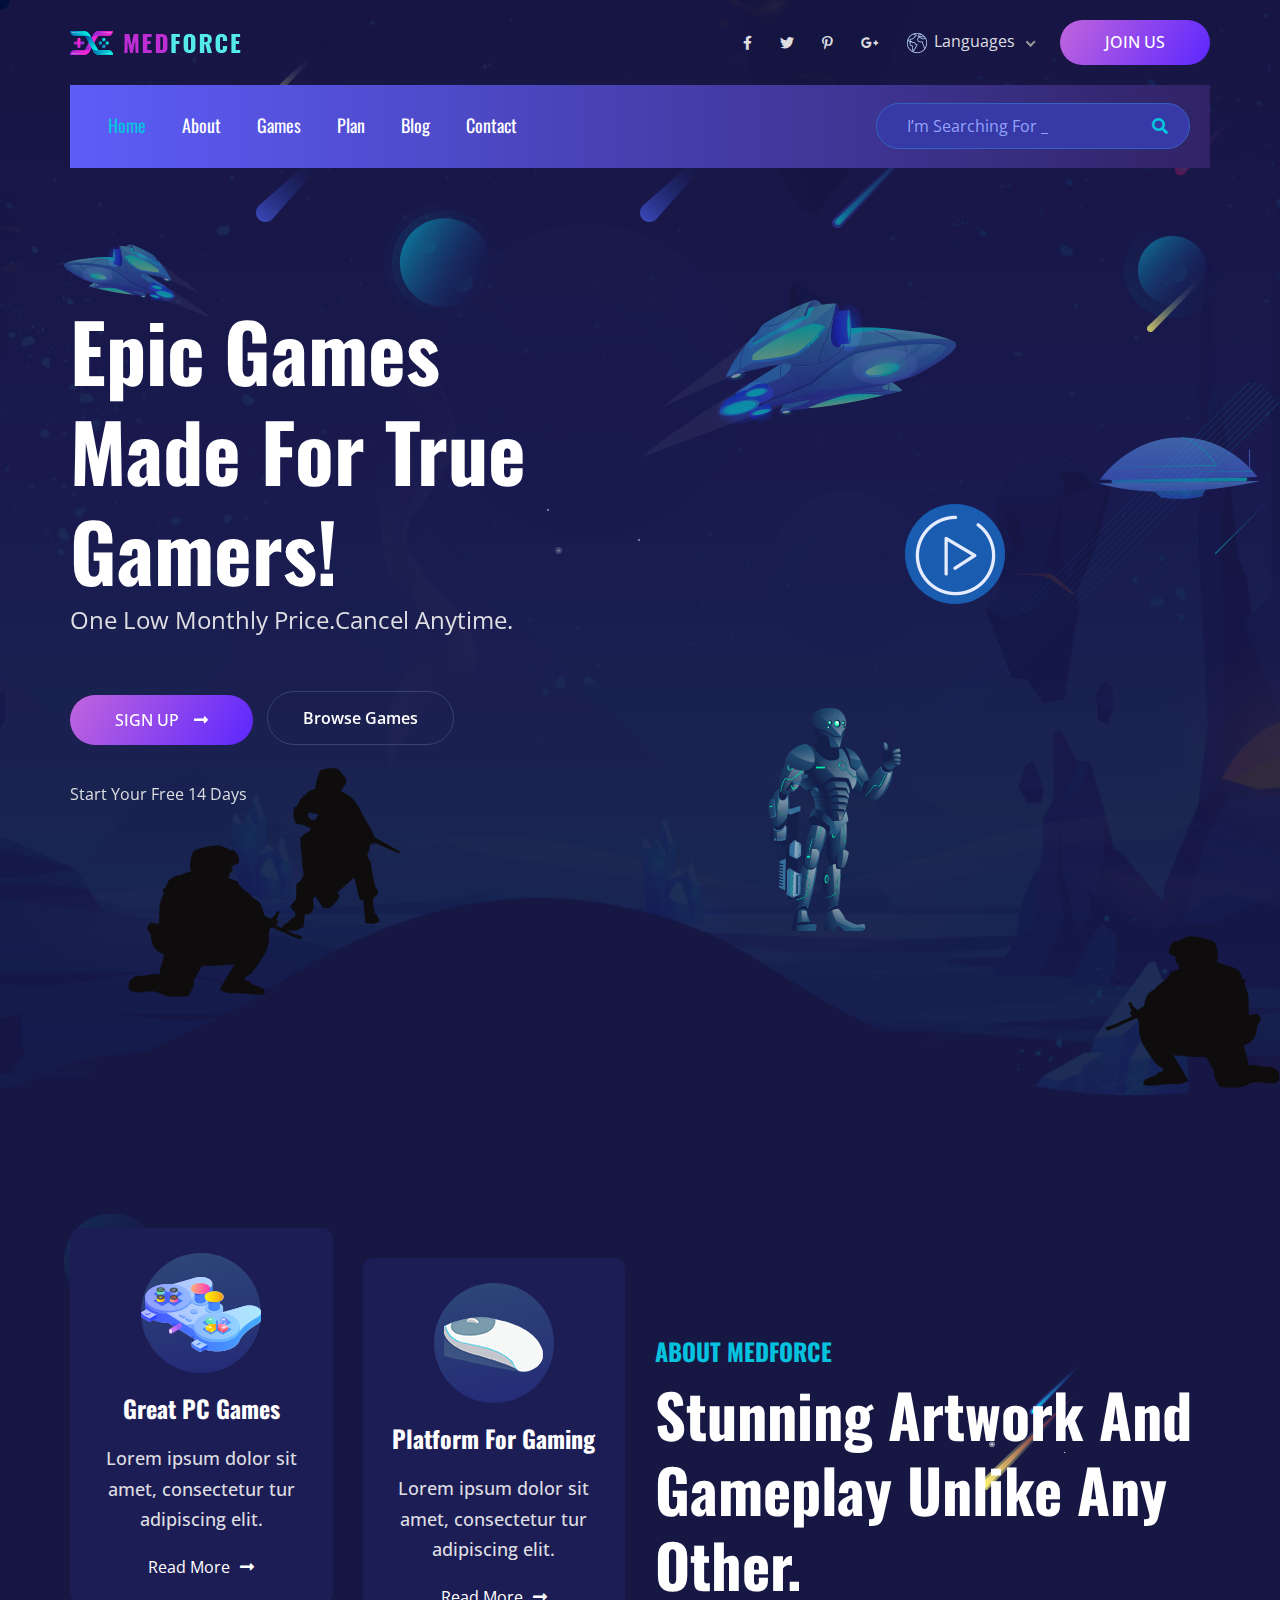
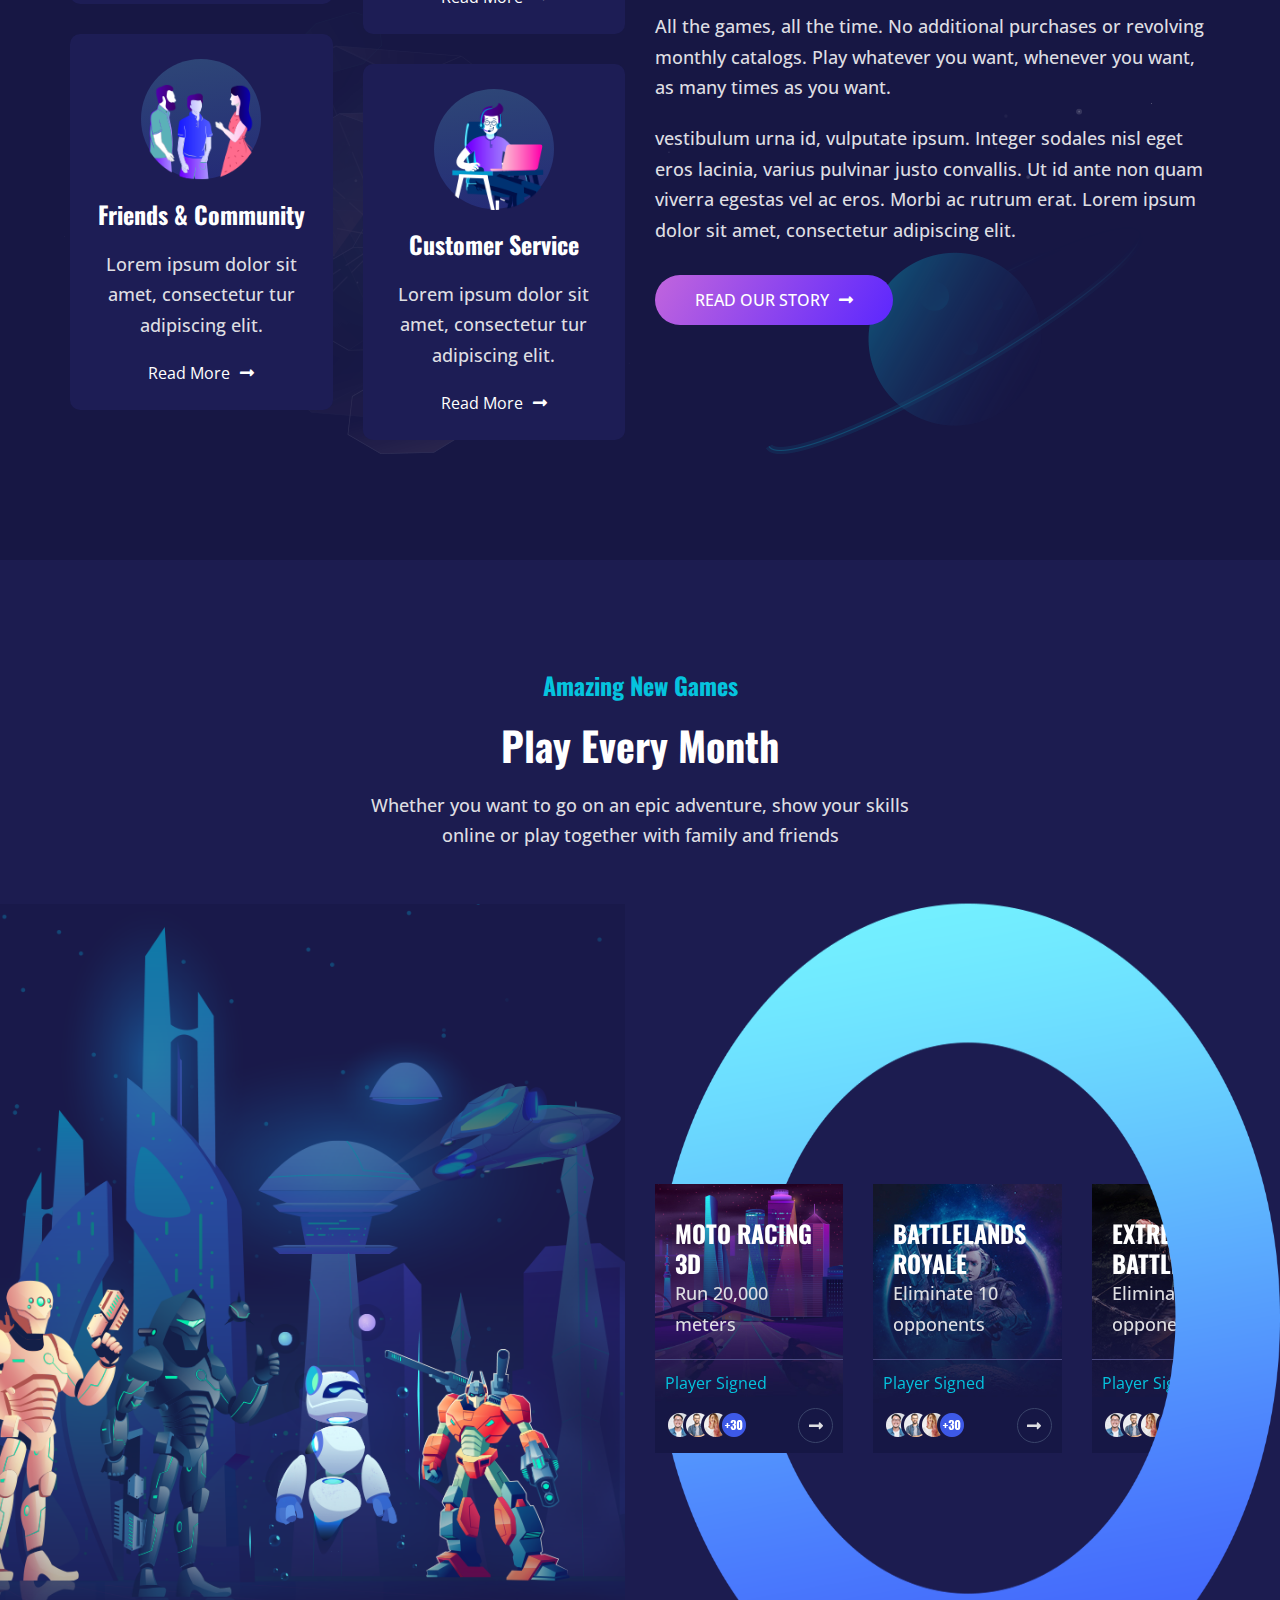
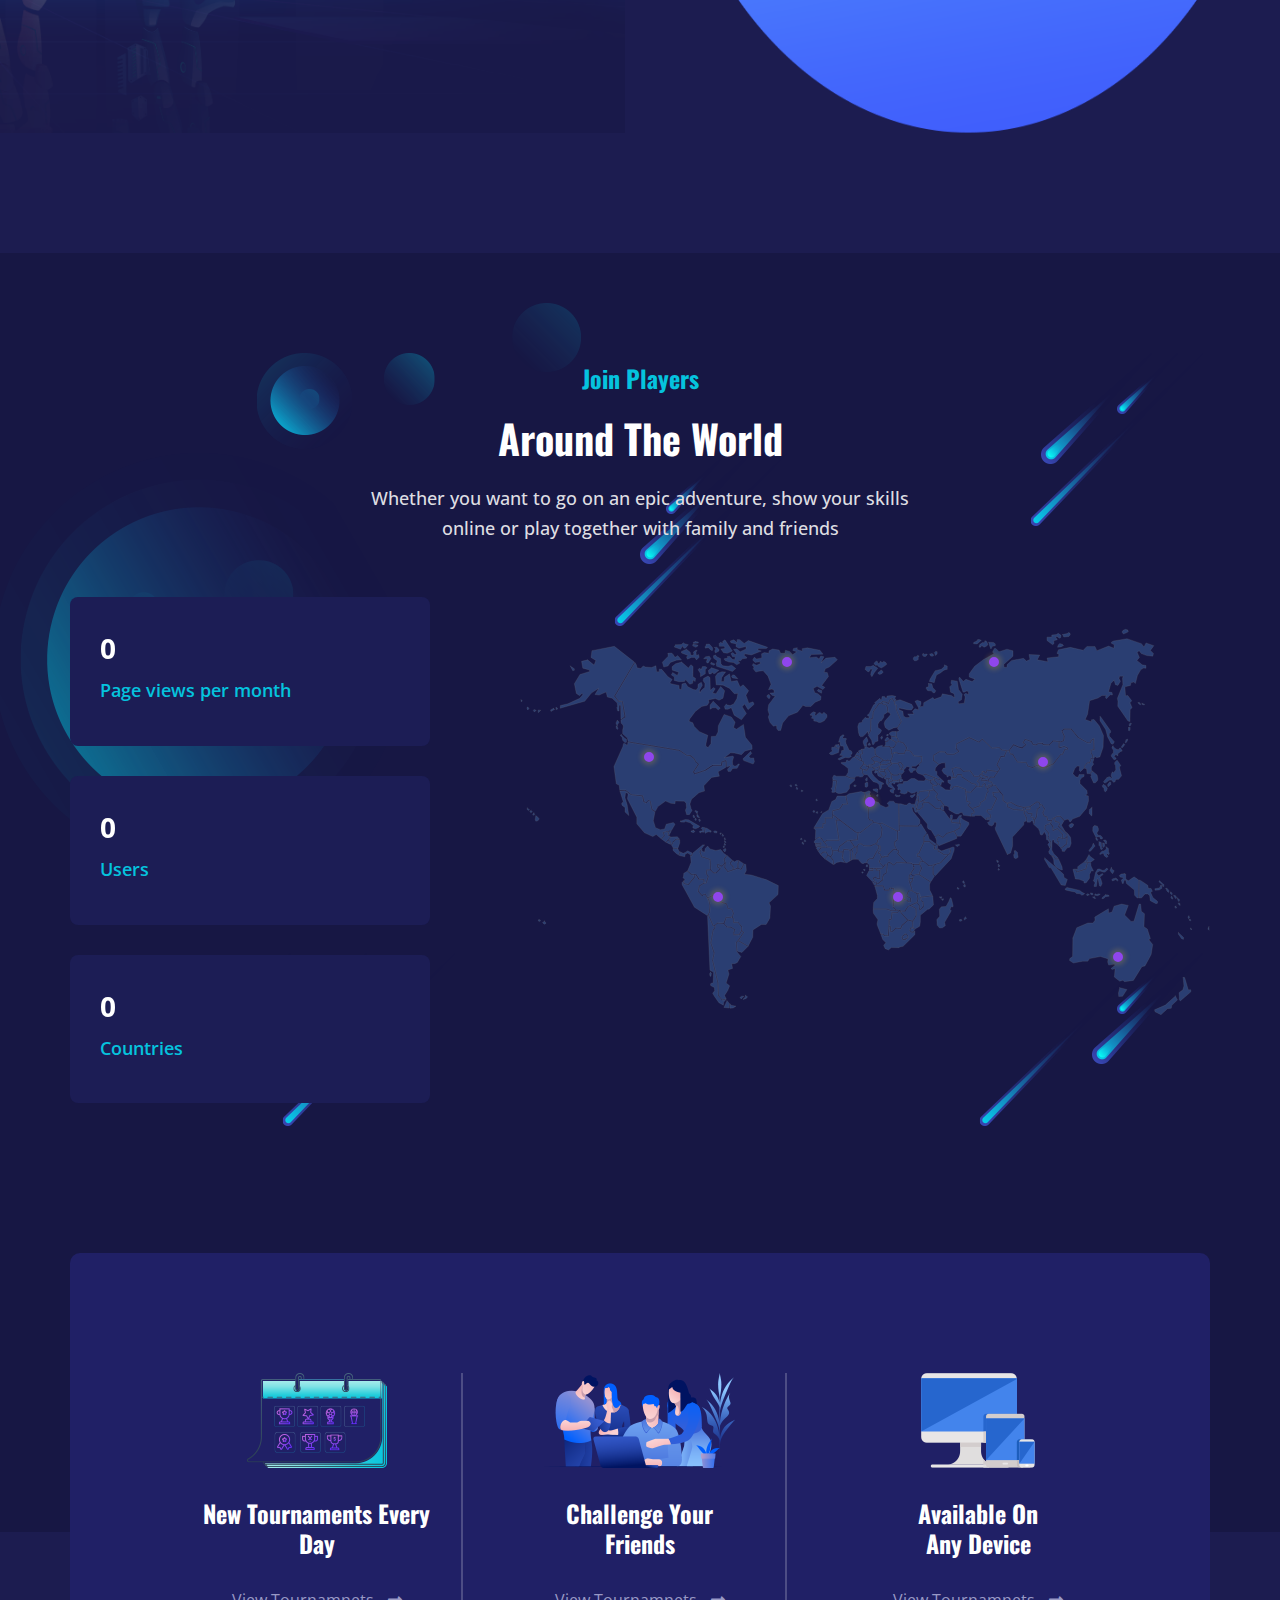
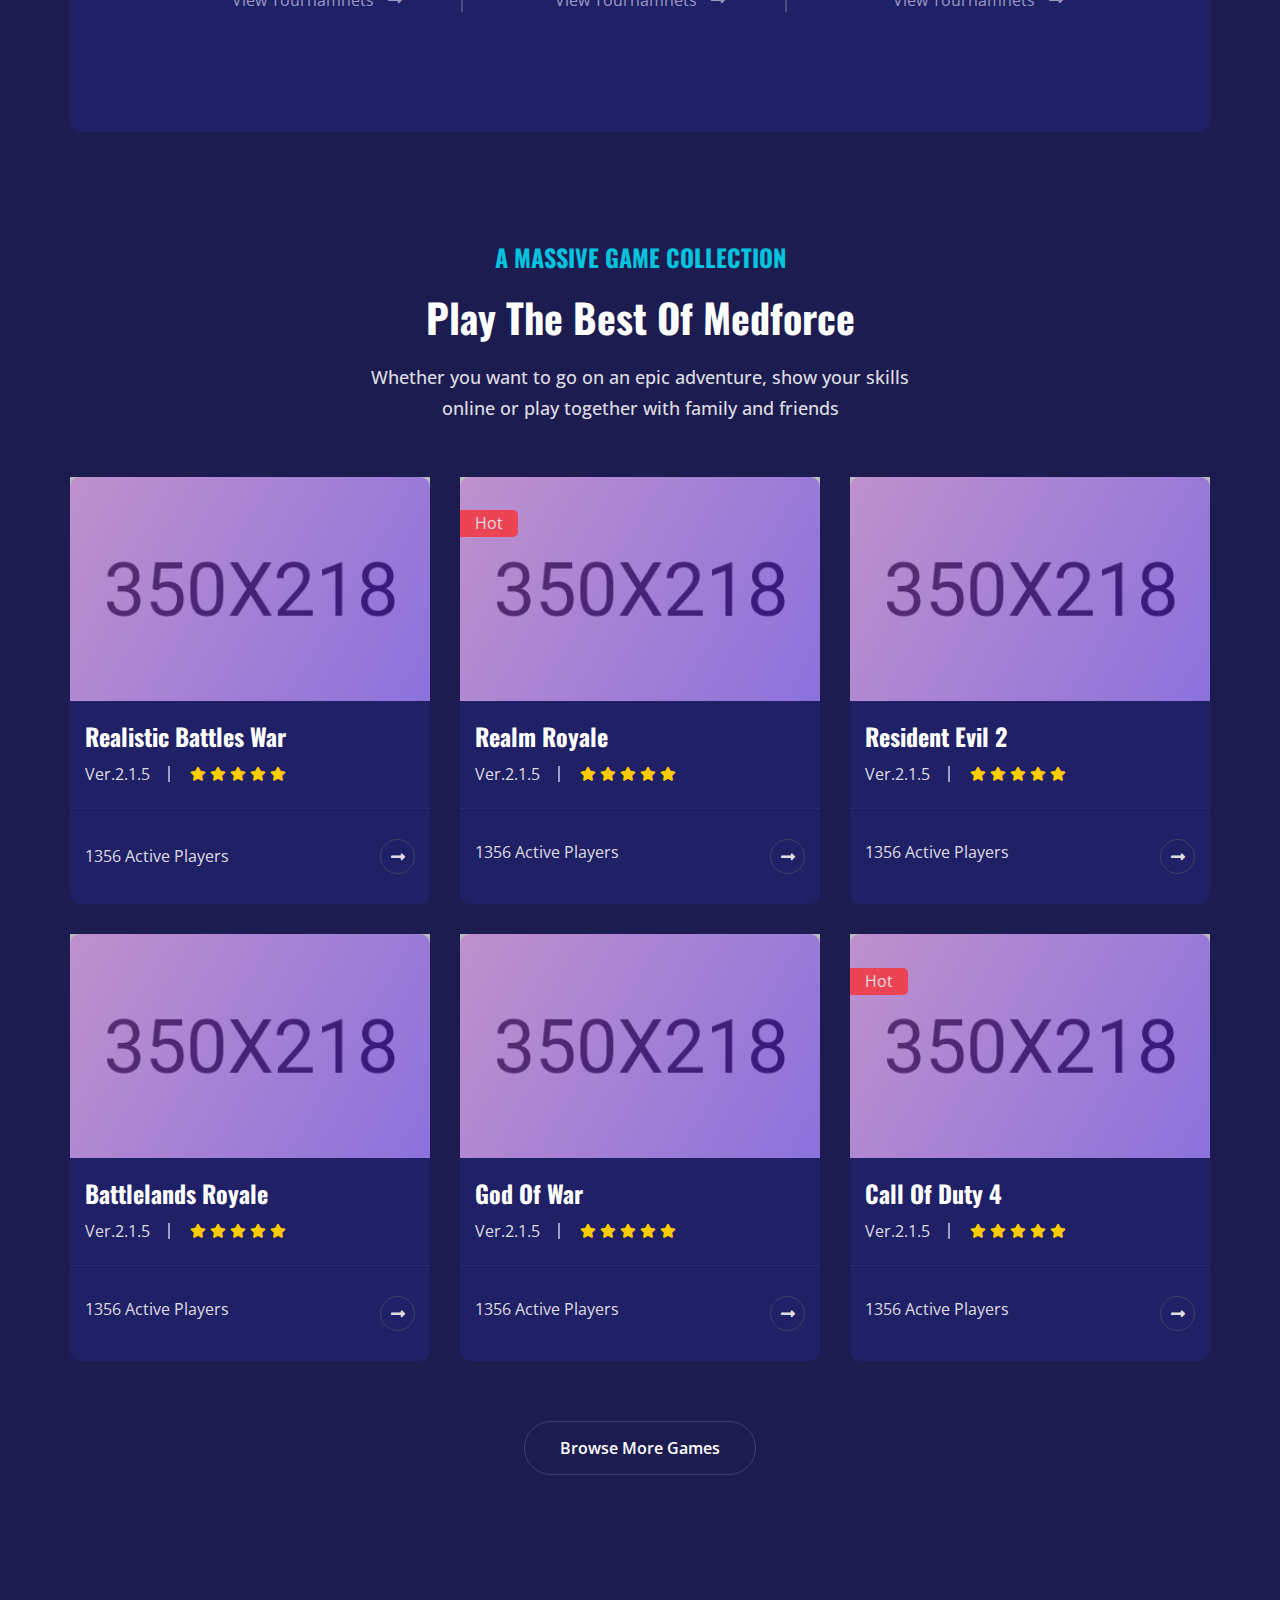
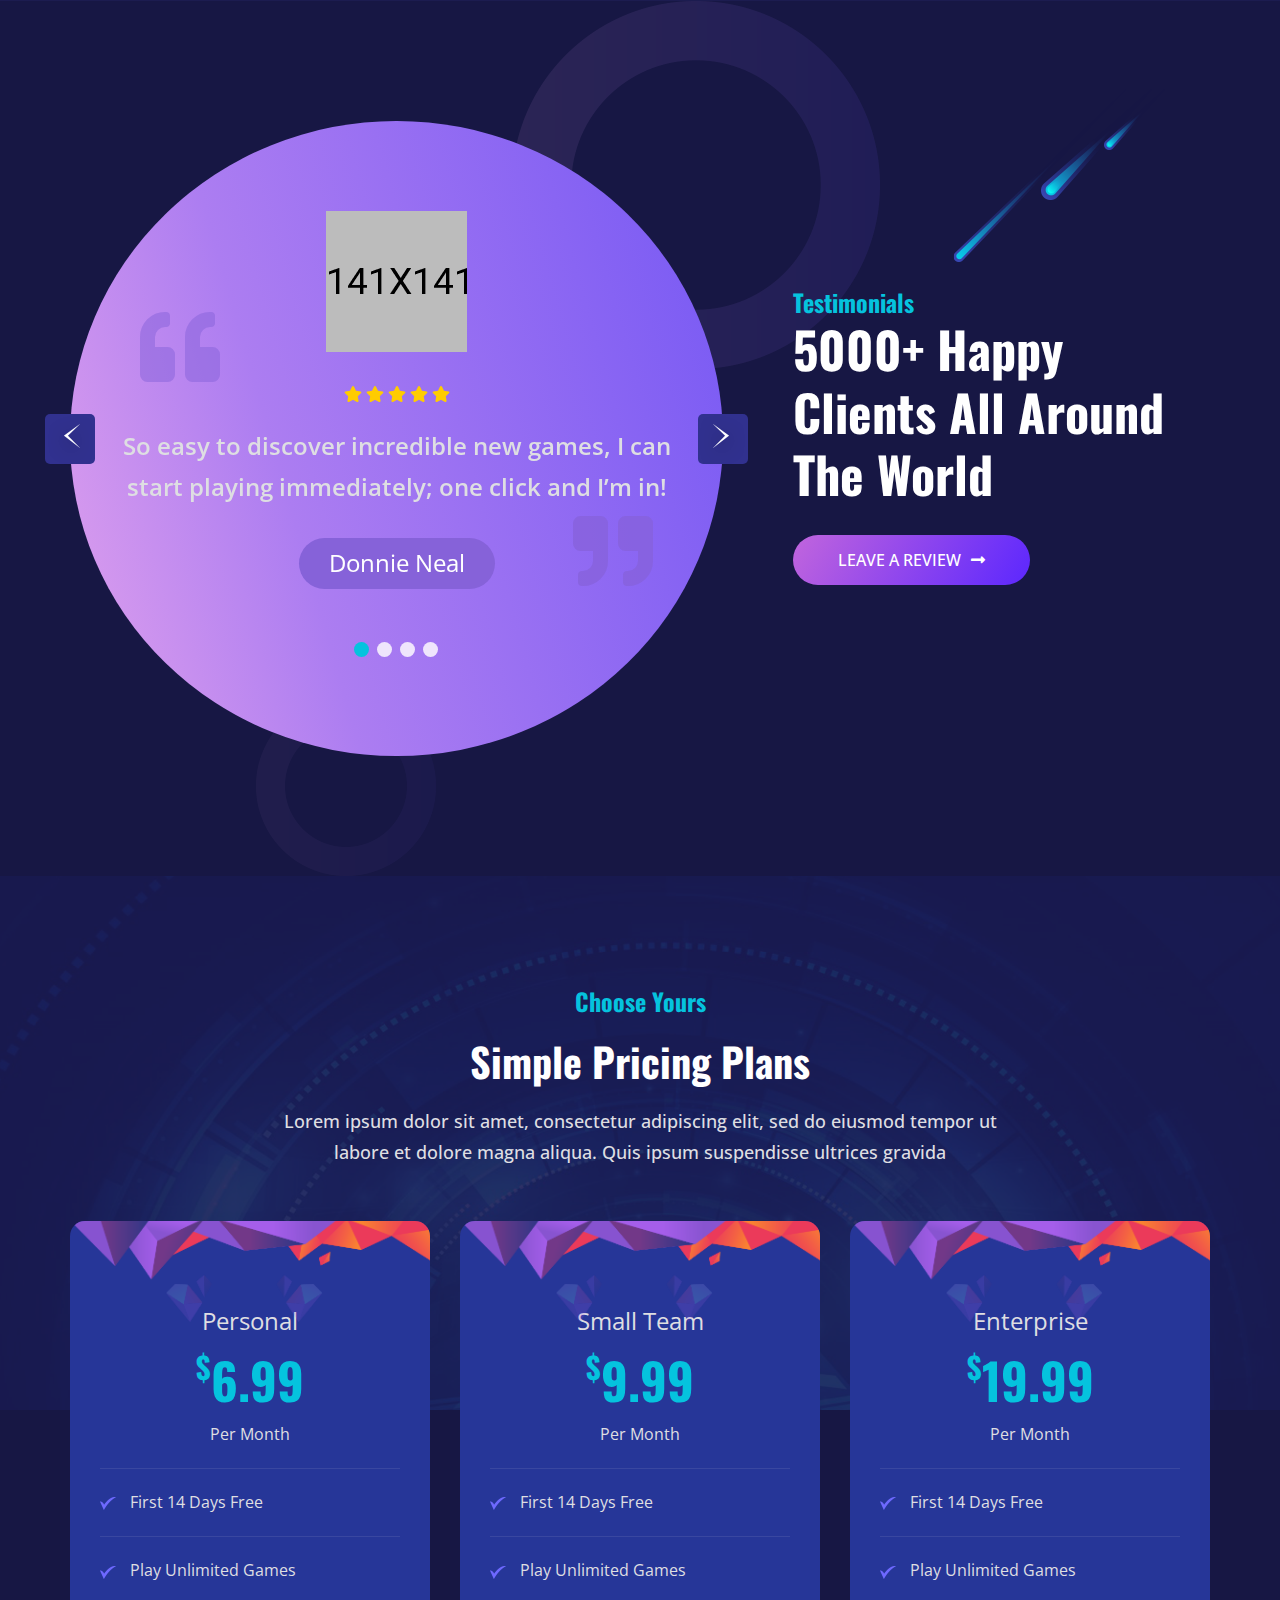
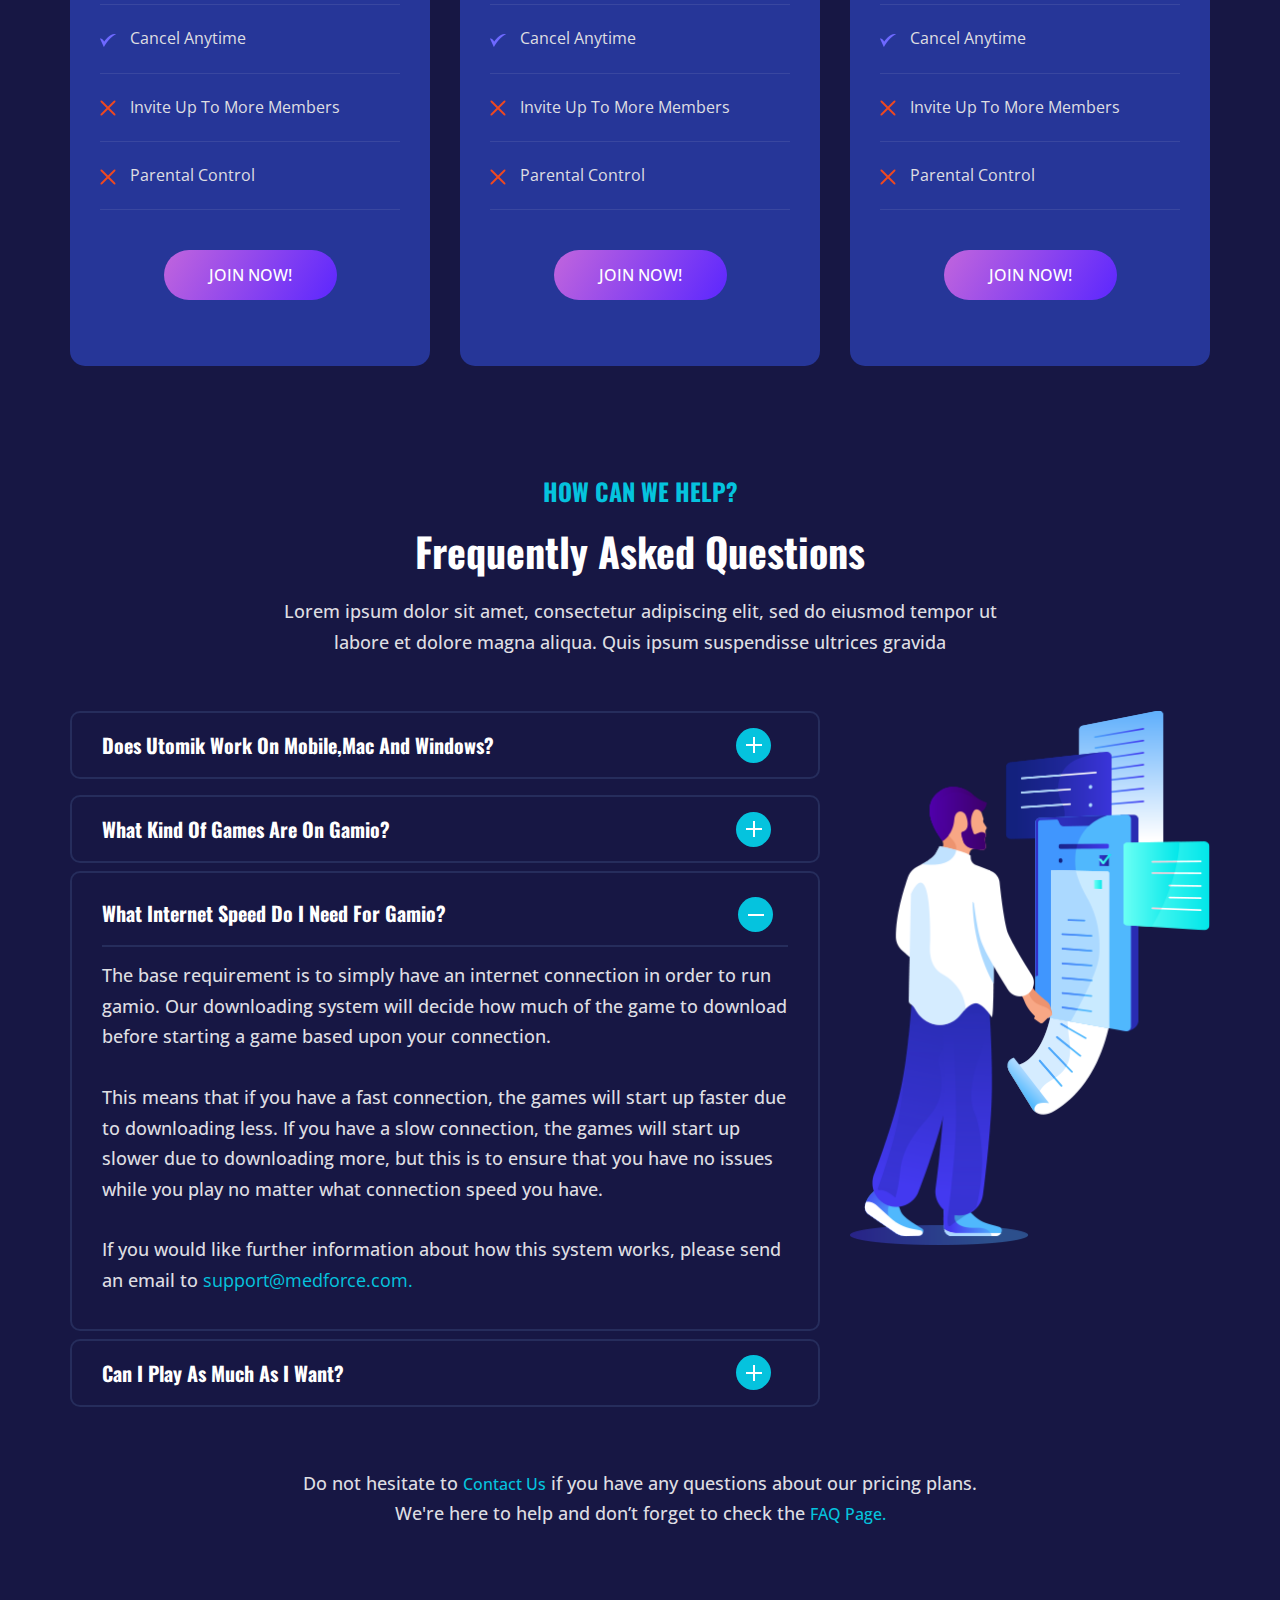
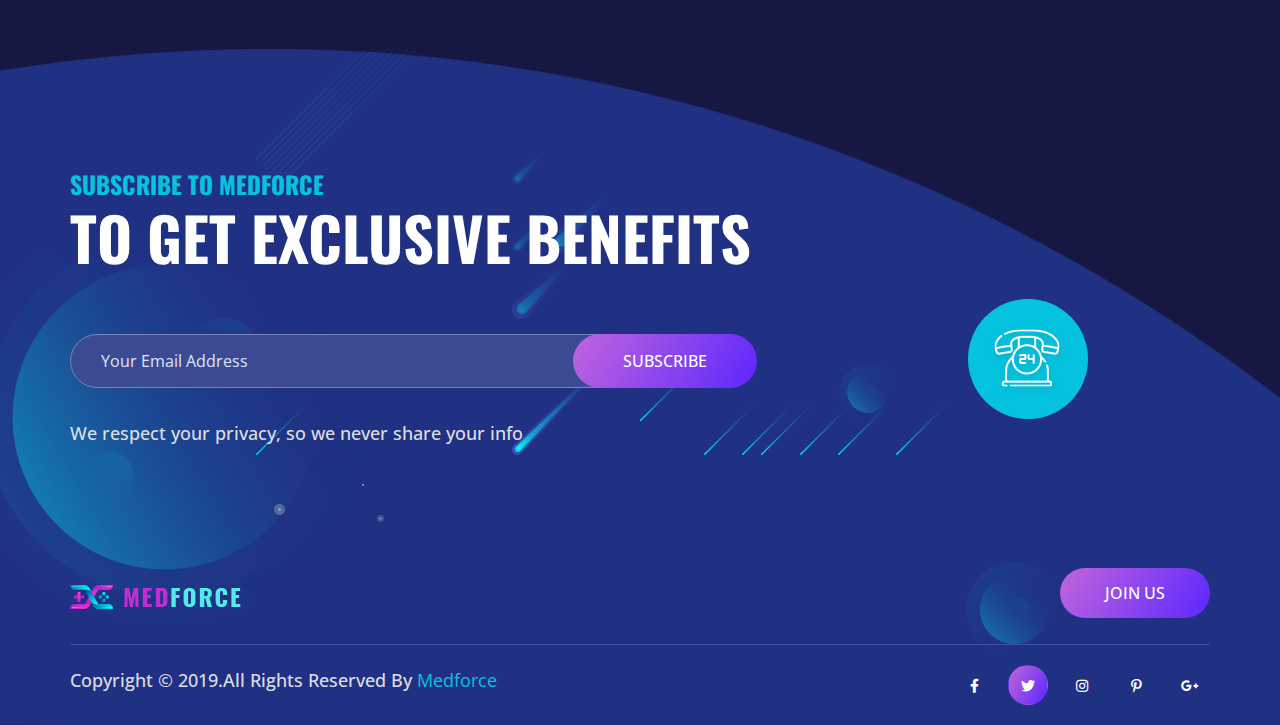
<file: medforce/buyer-file/index.html>
<!DOCTYPE html>
<html lang="en">
<head>
    <meta charset="UTF-8">
    <meta name="viewport" content="width=device-width, initial-scale=1.0">
    <meta http-equiv="X-UA-Compatible" content="ie=edge">
    <title>Medforce - Gaming Subscription Website Html Template</title>
    <!-- fontawesome css link -->
    <link rel="stylesheet" href="assets/css/fontawesome-all.min.css">
    <!-- flaticon css -->
    <link rel="stylesheet" href="assets/font/flaticon.css">
    <!-- magnific popup -->
    <link rel="stylesheet" href="assets/css/magnific-popup.css">
    <!-- nice-select css -->
    <link rel="stylesheet" href="assets/css/nice-select.css">
    <!-- bootstrap css link -->
    <link rel="stylesheet" href="assets/css/bootstrap.min.css">
    <!-- swipper css link -->
    <link rel="stylesheet" href="assets/css/swiper.min.css">
    <!-- favicon -->
    <link rel="shortcut icon" href="assets/images/banner/fav.png" type="image/x-icon">
    <!-- animate.css -->
    <link rel="stylesheet" href="assets/css/animate.css">
    <!-- datepicker.css -->
    <link rel="stylesheet" href="assets/css/datepicker.min.css">
    <!-- odometer css -->
    <link rel="stylesheet" href="assets/css/odometer.css">
    <!-- main style css link -->
    <link rel="stylesheet" href="assets/css/style.css">
    <!-- responsive css link -->
    <link rel="stylesheet" href="assets/css/responsive.css">
</head>
<body>


    <div class="preloader">
        <div class="preloader-inner">
            <div class="preloader-icon">
                <span></span>
                <span></span>
            </div><!-- /preloader-icon -->
        </div><!-- /preloader-inner -->
    </div><!-- /preloader -->

    <div class="cursor"></div>


    <!-- header-section start -->
    <header class="header-section">
        <div class="header">
            <div class="header-top-area">
                <div class="container">
                    <div class="header-top-content d-flex flex-wrap align-items-center justify-content-between">
                        <div class="header-logo">
                            <a class="site-logo site-title" href="index.html"><img src="assets/images/banner/logo.png" alt="site-logo"></a>
                        </div>
                        <div class="header-right d-flex flex-wrap align-items-center">
                            <div class="header-social-area">
                                <ul class="header-social">
                                    <li><a href="#0"><i class="fab fa-facebook-f"></i></a></li>
                                    <li><a href="#0" class="active"><i class="fab fa-twitter"></i></a></li>
                                    <li><a href="#0"><i class="fab fa-pinterest-p"></i></a></li>
                                    <li><a href="#0"><i class="fab fa-google-plus-g"></i></a></li>
                                </ul>
                            </div>
                            <div class="language-select-list d-flex flex-wrap">
                                <div class="language-thumb">
                                    <img src="assets/images/lang.png" alt="language">
                                </div>
                                <div class="language-select">
                                    <select class="select-bar">
                                        <option value="1">Languages</option>
                                        <option value="2">Bangla</option>
                                        <option value="3">Hindi</option>
                                    </select>
                                </div>
                            </div>
                            <div class="header-action">
                                <a href="#0" class="cmn-btn">Join Us</a>
                            </div>
                        </div>
                    </div>
                </div>
            </div>
            <div class="header-bottom">
                <div class="container">
                    <nav class="navbar navbar-expand-lg p-0">
                        <a class="site-logo site-title d-lg-none" href="index.html"><img src="assets/images/banner/logo.png" alt="site-logo"></a>
                        <button class="navbar-toggler ml-auto" type="button" data-toggle="collapse" data-target="#navbarSupportedContent" aria-controls="navbarSupportedContent" aria-expanded="false" aria-label="Toggle navigation">
                            <span class="fas fa-bars"></span>
                        </button>
                        <div class="collapse navbar-collapse" id="navbarSupportedContent">
                            <ul class="navbar-nav main-menu">
                                <li class="active"><a href="index.html">Home</a></li>
                                <li><a href="#0">About</a></li>
                                <li><a href="#0">Games</a></li>
                                <li><a href="#0">Plan</a></li>
                                <li class="menu_has_children"><a href="#0">Blog</a>
                                    <ul class="sub-menu">
                                        <li><a href="blog.html">Blog Post</a></li>
                                        <li><a href="blog-details.html">Blog Details</a></li>
                                    </ul>
                                </li>
                                <li><a href="contact.html">Contact</a></li>
                            </ul>                 
                        </div>
                        <div class="header-search-bar">
                            <input type="text" name="text" placeholder="I’m searching for _">
                            <button class="header-search-btn"><i class="fas fa-search"></i></button>
                        </div>
                    </nav>
                </div>
            </div>
        </div>
    </header>
    <!-- header-section end -->


    <!-- banner-section start -->
    <section class="banner-section bg bg_img" data-background="assets/images/banner/banner.png">
        <div class="banner-element-one my-paroller" data-paroller-factor="0.1" data-paroller-type="foreground" data-paroller-direction="horizontal">
            <img src="assets/images/banner/ship1.png" alt="element">
        </div>
        <div class="banner-element-two my-paroller" data-paroller-factor="0.05" data-paroller-type="foreground" data-paroller-direction="horizontal">
            <img src="assets/images/banner/man1.png" alt="element">
        </div>
        <div class="banner-element-three my-paroller" data-paroller-factor="0.07" data-paroller-type="foreground" data-paroller-direction="horizontal">
            <img src="assets/images/banner/man3.png" alt="element">
        </div>
        <div class="banner-element-four my-paroller" data-paroller-factor="0.07" data-paroller-type="foreground" data-paroller-direction="horizontal">
            <img src="assets/images/banner/man2.png" alt="element">
        </div>
        <div class="banner-element-five my-paroller" data-paroller-factor="0.07" data-paroller-type="foreground" data-paroller-direction="horizontal">
            <img src="assets/images/banner/ship2.png" alt="element">
        </div>
        <div class="banner-element-six my-paroller" data-paroller-factor="0.07" data-paroller-type="foreground" data-paroller-direction="horizontal">
            <img src="assets/images/banner/Robot.png" alt="element">
        </div>
        <div class="banner-element-seven my-paroller" data-paroller-factor="0.07" data-paroller-type="foreground" data-paroller-direction="horizontal">
            <img src="assets/images/banner/ship3.png" alt="element">
        </div>
        <div class="banner-element-eight">
            <img src="assets/images/banner/line3.png" alt="element">
        </div>
        <div class="banner-element-nine">
            <img src="assets/images/banner/line4.png" alt="element">
        </div>
        <div class="banner-element-ten">
            <img src="assets/images/banner/circle2.png" alt="element">
        </div>
        <div class="banner-element-eleven">
            <img src="assets/images/banner/circle1.png" alt="element">
        </div>
        <div class="banner-element-twelve">
            <img src="assets/images/banner/line3.png" alt="element">
        </div>
        <div class="banner-element-thirteen">
            <img src="assets/images/banner/line6.png" alt="element">
        </div>
        <div class="banner-element-fourteen">
            <img src="assets/images/banner/line6.png" alt="element">
        </div>
        <div class="banner-element-fifteen">
            <img src="assets/images/banner/line3.png" alt="element">
        </div>
        <div class="banner-element-sixteen">
            <img src="assets/images/banner/line7.png" alt="element">
        </div>
        <div class="banner-element-seventeen">
            <img src="assets/images/banner/line1.png" alt="element">
        </div>
        <div class="banner-element-eightteen">
            <img src="assets/images/banner/manyline.png" alt="element">
        </div>
        <div class="banner-element-nineteen">
            <img src="assets/images/banner/whitedot.png" alt="element">
        </div>
        <div class="container">
            <div class="row align-items-center mb-30-none">
                <div class="col-lg-6 mb-30">
                    <div class="banner-content">
                        <h2 class="title">Epic Games Made for True Gamers!</h2>
                        <span class="sub-title">One low monthly price.Cancel anytime.</span>
                        <div class="banner-btn-area">
                            <a href="#0" class="cmn-btn">Sign up<i class="fas fa-long-arrow-alt-right"></i></a>
                            <a href="#0" class="cmn-btn-border">Browse games</a>
                        </div>
                        <div class="trial-area">
                            <a href="#0"><span>Start Your Free 14 Days</span></a>
                        </div>
                    </div>
                </div>
                <div class="col-lg-6 mb-30">
                    <div class="banner-video-area">
                        <div class="banner-video-icon">
                            <a class="popup-youtube mfp-iframe" href="https://www.youtube.com/watch?v=pOuW1dDFXxo">
                                <img src="assets/images/banner/play.png" alt="video">
                            </a>
                        </div>
                    </div>
                </div>
            </div>
        </div>
    </section>
    <!-- banner-section end -->


    <!-- about-section start -->
    <section class="about-section bg pt-120 pb-120" id="about">
        <div class="about-element-one">
            <img src="assets/images/about/icon-1.png" alt="icon">
        </div>
        <div class="about-element-two">
            <img src="assets/images/about/icon-2.png" alt="icon">
        </div>
        <div class="about-element-three">
            <img src="assets/images/about/icon-3.png" alt="icon">
        </div>
        <div class="about-element-four">
            <img src="assets/images/about/icon-4.png" alt="icon">
        </div>
        <div class="about-element-five">
            <img src="assets/images/about/icon-5.png" alt="icon">
        </div>
        <div class="about-element-six">
            <img src="assets/images/about/icon-5.png" alt="icon">
        </div>
        <div class="about-element-seven">
            <img src="assets/images/about/icon-6.png" alt="icon">
        </div>
        <div class="about-element-eight">
            <img src="assets/images/about/icon-7.png" alt="icon">
        </div>
        <div class="about-element-nine">
            <img src="assets/images/about/icon-8.png" alt="icon">
        </div>
        <div class="about-element-ten">
            <img src="assets/images/about/icon-9.png" alt="icon">
        </div>
        <div class="container">
            <div class="row justify-content-center align-items-center mb-30-none">
                <div class="col-lg-6 mb-30">
                    <div class="about-item-area">
                        <div class="row justify-content-center mb-30-none">
                            <div class="col-lg-6">
                                <div class="about-item text-center">
                                    <div class="about-icon">
                                        <img src="assets/images/about/about-1.png" alt="about">
                                    </div>
                                    <h3 class="title">Great PC Games</h3>
                                    <p>Lorem ipsum dolor sit amet, consectetur tur adipiscing elit. </p>
                                    <div class="about-btn">
                                        <a href="#0" class="custom-btn">Read More<i class="fas fa-long-arrow-alt-right"></i></a>
                                    </div>
                                </div>
                            </div>
                            <div class="col-lg-6">
                                <div class="about-item about-item--style text-center mt-30">
                                    <div class="about-icon">
                                        <img src="assets/images/about/about-2.png" alt="about">
                                    </div>
                                    <h3 class="title">Platform for gaming</h3>
                                    <p>Lorem ipsum dolor sit amet, consectetur tur adipiscing elit. </p>
                                    <div class="about-btn">
                                        <a href="#0" class="custom-btn">Read More<i class="fas fa-long-arrow-alt-right"></i></a>
                                    </div>
                                </div>
                            </div>
                            <div class="col-lg-6 mb-30">
                                <div class="about-item text-center">
                                    <div class="about-icon">
                                        <img src="assets/images/about/about-3.png" alt="about">
                                    </div>
                                    <h3 class="title">Friends & community</h3>
                                    <p>Lorem ipsum dolor sit amet, consectetur tur adipiscing elit. </p>
                                    <div class="about-btn">
                                        <a href="#0" class="custom-btn">Read More<i class="fas fa-long-arrow-alt-right"></i></a>
                                    </div>
                                </div>
                            </div>
                            <div class="col-lg-6 mb-30">
                                <div class="about-item about-item--style-two text-center mt-30">
                                    <div class="about-icon">
                                        <img src="assets/images/about/about-4.png" alt="about">
                                    </div>
                                    <h3 class="title">Customer service</h3>
                                    <p>Lorem ipsum dolor sit amet, consectetur tur adipiscing elit. </p>
                                    <div class="about-btn">
                                        <a href="#0" class="custom-btn">Read More<i class="fas fa-long-arrow-alt-right"></i></a>
                                    </div>
                                </div>
                            </div>
                        </div>
                    </div>
                </div>
                <div class="col-lg-6 mb-30">
                    <div class="about-content">
                        <h3 class="sub-title">ABOUT Medforce</h3>
                        <h2 class="title">Stunning artwork and gameplay unlike any other.</h2>
                        <p>All the games, all the time. No additional purchases or revolving monthly catalogs. Play whatever you want, whenever you want, as many times as you want.</p> 
                        <p>vestibulum urna id, vulputate ipsum. Integer sodales nisl eget eros lacinia, varius pulvinar justo convallis. Ut id ante non quam viverra egestas vel ac eros. Morbi ac rutrum erat. Lorem ipsum dolor sit amet, consectetur adipiscing elit. </p>
                        <div class="about-content-btn">
                            <a href="#0" class="cmn-btn">Read Our Story<i class="fas fa-long-arrow-alt-right"></i></a>
                        </div>
                    </div>
                </div>
            </div>
        </div>
    </section>
    <!-- about-section end -->


    <!-- play-section start -->
    <section class="play-section bg pt-120 pb-120">
        <div class="container">
            <div class="row justify-content-center">
                <div class="col-lg-6 text-center">
                    <div class="section-header">
                        <h3 class="sub-title">Amazing new games</h3>
                        <h2 class="section-title">Play Every Month</h2>
                        <p>Whether you want to go on an epic adventure, show your skills online or play together with family and friends</p>
                    </div>
                </div>
            </div>
        </div>
        <div class="container-fluid p-xl-0">
            <div class="row m-0">
                <div class="col-xl-6 pl-0">
                    <div class="w-100 h-100 bg_img" data-background="assets/images/play/play.png"></div>
                </div>
                <div class="col-xl-6 pr-0">
                    <div class="play-item-area pt-120 pb-120">
                        <div class="bal-thumb bg_img d-xl-none" data-background="./assets/css/img/circle.png">
                        </div>
                        <div class="play-wrapper">
                            <div class="swiper-wrapper">
                                <div class="swiper-slide">
                                    <div class="play-post-thumb">
                                        <img src="assets/images/play/play-1.jpg" alt="play">
                                        <div class="play-thumb-overlay">
                                            <div class="play-overlay-content">
                                                <h3 class="title">Moto Racing 3d</h3>
                                                <p>Run 20,000 meters</p>
                                            </div>
                                            <div class="play-overlay-footer">
                                                <span class="sub-title">Player Signed</span>
                                                <div class="play-sign-area d-flex flex-wrap align-items-center justify-content-between">
                                                    <div class="sign-thumb">
                                                        <a href="#0"><img src="assets/images/play/sign.png" alt="sign"></a>
                                                    </div>
                                                    <div class="sign-btn">
                                                        <a href="#0"><i class="fas fa-long-arrow-alt-right"></i></a>
                                                    </div>
                                                </div>
                                            </div>
                                        </div>
                                    </div>
                                </div>
                                <div class="swiper-slide">
                                    <div class="play-post-thumb">
                                        <img src="assets/images/play/play-2.jpg" alt="play">
                                        <div class="play-thumb-overlay">
                                            <div class="play-overlay-content">
                                                <h3 class="title">Battlelands Royale</h3>
                                                <p>Eliminate 10 opponents</p>
                                            </div>
                                            <div class="play-overlay-footer">
                                                <span class="sub-title">Player Signed</span>
                                                <div class="play-sign-area d-flex flex-wrap align-items-center justify-content-between">
                                                    <div class="sign-thumb">
                                                        <a href="#0"><img src="assets/images/play/sign.png" alt="sign"></a>
                                                    </div>
                                                    <div class="sign-btn">
                                                        <a href="#0"><i class="fas fa-long-arrow-alt-right"></i></a>
                                                    </div>
                                                </div>
                                            </div>
                                        </div>
                                    </div>
                                </div>
                                <div class="swiper-slide">
                                    <div class="play-post-thumb">
                                        <img src="assets/images/play/play-3.jpg" alt="play">
                                        <div class="play-thumb-overlay">
                                            <div class="play-overlay-content">
                                                <h3 class="title">Extreme Battles</h3>
                                                <p>Eliminate 10 opponents</p>
                                            </div>
                                            <div class="play-overlay-footer">
                                                <span class="sub-title">Player Signed</span>
                                                <div class="play-sign-area d-flex flex-wrap align-items-center justify-content-between">
                                                    <div class="sign-thumb">
                                                        <a href="#0"><img src="assets/images/play/sign.png" alt="sign"></a>
                                                    </div>
                                                    <div class="sign-btn">
                                                        <a href="#0"><i class="fas fa-long-arrow-alt-right"></i></a>
                                                    </div>
                                                </div>
                                            </div>
                                        </div>
                                    </div>
                                </div>
                            </div>
                        </div>
                    </div>
                </div>
            </div>
        </div>
    </section>
    <!-- play-section end -->


    <!-- join-section start -->
    <section class="join-section bg pt-120 pb-120">
        <div class="join-element-one">
            <img src="assets/images/join/icon-1.png" alt="icon">
        </div>
        <div class="join-element-two">
            <img src="assets/images/join/icon-2.png" alt="icon">
        </div>
        <div class="join-element-three">
            <img src="assets/images/join/icon-3.png" alt="icon">
        </div>
        <div class="join-element-four">
            <img src="assets/images/join/icon-4.png" alt="icon">
        </div>
        <div class="join-element-five">
            <img src="assets/images/join/icon-5.png" alt="icon">
        </div>
        <div class="join-element-six">
            <img src="assets/images/join/icon-6.png" alt="icon">
        </div>
        <div class="join-element-seven">
            <img src="assets/images/join/icon-7.png" alt="icon">
        </div>
        <div class="join-element-eight">
            <img src="assets/images/join/icon-5.png" alt="icon">
        </div>
        <div class="join-element-nine">
            <img src="assets/images/join/icon-6.png" alt="icon">
        </div>
        <div class="join-element-ten">
            <img src="assets/images/join/icon-7.png" alt="icon">
        </div>
        <div class="join-element-eleven">
            <img src="assets/images/join/icon-5.png" alt="icon">
        </div>
        <div class="join-element-twelve">
            <img src="assets/images/join/icon-6.png" alt="icon">
        </div>
        <div class="join-element-thirteen">
            <img src="assets/images/join/icon-7.png" alt="icon">
        </div>
        <div class="join-element-fourteen">
            <img src="assets/images/join/icon-5.png" alt="icon">
        </div>
        <div class="join-element-fifteen">
            <img src="assets/images/join/icon-6.png" alt="icon">
        </div>
        <div class="join-element-sixteen">
            <img src="assets/images/join/icon-7.png" alt="icon">
        </div>
        <div class="container">
            <div class="row justify-content-center">
                <div class="col-lg-6 text-center">
                    <div class="section-header">
                        <h3 class="sub-title">Join players </h3>
                        <h2 class="section-title">Around The World</h2>
                        <p>Whether you want to go on an epic adventure, show your skills online or play together with family and friends</p>
                    </div>
                </div>
            </div>
            <div class="row justify-content-center">
                <div class="col-lg-4">
                    <div class="counter-item mb-30">
                        <div class="counter-content">
                            <div class="odo-area">
                                <h3 class="odo-title odometer"
                                data-odometer-final="50125198">0</h3>
                            </div>
                        </div>
                        <p>Page views per month</p>
                    </div>
                    <div class="counter-item mb-30">
                        <div class="counter-content">
                            <div class="odo-area">
                                <h3 class="odo-title odometer"
                                data-odometer-final="15034087">0</h3>
                            </div>
                        </div>
                        <p>Users</p>
                    </div>
                    <div class="counter-item mb-30">
                        <div class="counter-content">
                            <div class="odo-area">
                                <h3 class="odo-title odometer"
                                data-odometer-final="33">0</h3>
                            </div>
                        </div>
                        <p>Countries</p>
                    </div>
                </div>
                <div class="col-lg-8">
                    <div id="vmap">
                        <div class="position-1">
                            <span class="dot"></span>
                            <div class="details">
                            <h6 class="name">Gerd Muller</h6>
                            <p class="area">From: Argentina</p>
                            </div>
                        </div>
                        <div class="position-2">
                            <span class="dot"></span>
                            <div class="details">
                            <h6 class="name">P Pique</h6>
                            <p class="area">From: Netherland</p>
                            </div>
                        </div>
                        <div class="position-3">
                            <span class="dot"></span>
                            <div class="details">
                            <h6 class="name">Marcelo Viera</h6>
                            <p class="area">From: Spain</p>
                            </div>
                        </div>
                        <div class="position-4">
                            <span class="dot"></span>
                            <div class="details">
                            <h6 class="name">Zabaleta</h6>
                            <p class="area">From: Brazil</p>
                            </div>
                        </div>
                        <div class="position-5">
                            <span class="dot"></span>
                            <div class="details">
                            <h6 class="name">Cukuese</h6>
                            <p class="area">From: Africa</p>
                            </div>
                        </div>
                        <div class="position-6">
                            <span class="dot"></span>
                            <div class="details">
                            <h6 class="name">Mark Haland</h6>
                            <p class="area">From: Germany</p>
                            </div>
                        </div>
                        <div class="position-7">
                            <span class="dot"></span>
                            <div class="details">
                            <h6 class="name">Diego Costa</h6>
                            <p class="area">From: Italy</p>
                            </div>
                        </div>
                        <div class="position-8">
                            <span class="dot"></span>
                            <div class="details">
                            <h6 class="name">Rosario</h6>
                            <p class="area">From: Argentina</p>
                            </div>
                        </div>
                    </div>
                </div>
            </div>
        </div>
    </section>
    <!-- join-section end -->


    <!-- challenge-section start -->
    <section class="challenge-section bg">
        <div class="container">
            <div class="challenge-area">
                <div class="row justify-content-center mb-30-none">
                    <div class="col-lg-4 col-md-6 col-sm-8 mb-30">
                        <div class="challenge-item text-center">
                            <div class="challenge-thumb">
                                <img src="assets/images/challenge/challenge-1.png" alt="challenge">
                            </div>
                            <div class="challenge-content">
                                <h3 class="title">New Tournaments Every Day</h3>
                                <div class="challenge-btn">
                                    <div class="about-btn">
                                        <a href="#0" class="custom-btn">View Tournamnets <i class="fas fa-long-arrow-alt-right"></i></a>
                                    </div>
                                </div>
                            </div>
                        </div>
                    </div>
                    <div class="col-lg-4 col-md-6 col-sm-8 mb-30">
                        <div class="challenge-item text-center">
                            <div class="challenge-thumb">
                                <img src="assets/images/challenge/challenge-2.png" alt="challenge">
                            </div>
                            <div class="challenge-content">
                                <h3 class="title">Challenge Your <br>
                                    Friends</h3>
                                <div class="challenge-btn">
                                    <div class="about-btn">
                                        <a href="#0" class="custom-btn">View Tournamnets <i class="fas fa-long-arrow-alt-right"></i></a>
                                    </div>
                                </div>
                            </div>
                        </div>
                    </div>
                    <div class="col-lg-4 col-md-6 col-sm-8 mb-30">
                        <div class="challenge-item text-center">
                            <div class="challenge-thumb">
                                <img src="assets/images/challenge/challenge-3.png" alt="challenge">
                            </div>
                            <div class="challenge-content">
                                <h3 class="title">Available On <br>
                                    Any Device</h3>
                                <div class="challenge-btn">
                                    <div class="about-btn">
                                        <a href="#0" class="custom-btn">View Tournamnets <i class="fas fa-long-arrow-alt-right"></i></a>
                                    </div>
                                </div>
                            </div>
                        </div>
                    </div>
                </div>
            </div>
        </div>
    </section>
    <!-- challenge-section end -->


    <!-- game-section start -->
    <section class="game-section bg pt-120 pb-120" id="game">
        <div class="game-inner"></div>
        <div class="container">
            <div class="row justify-content-center">
                <div class="col-lg-6 text-center">
                    <div class="section-header">
                        <h3 class="sub-title">A MASSIVE GAME COLLECTION</h3>
                        <h2 class="section-title">Play The Best of Medforce</h2>
                        <p>Whether you want to go on an epic adventure, show your skills online or play together with family and friends</p>
                    </div>
                </div>
            </div>
            <div class="row justify-content-center mb-30-none">
                <div class="col-lg-4 col-md-6 col-sm-8 mb-30">
                    <div class="game-item">
                        <div class="game-thumb">
                            <img src="assets/images/game/game-1.png" alt="game">
                        </div>
                        <div class="game-content">
                            <div class="game-content-body">
                                <h3 class="title">realistic battles war</h3>
                                <div class="game-meta-post d-flex flex-wrap">
                                    <div class="game-verson">
                                        <span>Ver.2.1.5</span>
                                    </div>
                                    <div class="game-ratings">
                                        <i class="fas fa-star"></i>
                                        <i class="fas fa-star"></i>
                                        <i class="fas fa-star"></i>
                                        <i class="fas fa-star"></i>
                                        <i class="fas fa-star"></i>
                                    </div>
                                </div>
                            </div>
                            <div class="game-content-footer">
                                <div class="game-content-footer-content d-flex flex-wrap align-items-center justify-content-between">
                                    <div class="game-player">
                                        <span>1356 Active Players</span>
                                    </div>
                                    <div class="game-footer-icon">
                                        <i class="fas fa-long-arrow-alt-right"></i>
                                    </div>
                                </div>
                            </div>
                        </div>
                    </div>
                </div>
                <div class="col-lg-4 col-md-6 col-sm-8 mb-30">
                    <div class="game-item">
                        <div class="game-thumb">
                            <img src="assets/images/game/game-2.png" alt="game">
                            <span class="thumb-details">Hot</span>
                        </div>
                        <div class="game-content">
                            <div class="game-content-body">
                                <h3 class="title">Realm Royale </h3>
                                <div class="game-meta-post d-flex flex-wrap">
                                    <div class="game-verson">
                                        <span>Ver.2.1.5</span>
                                    </div>
                                    <div class="game-ratings">
                                        <i class="fas fa-star"></i>
                                        <i class="fas fa-star"></i>
                                        <i class="fas fa-star"></i>
                                        <i class="fas fa-star"></i>
                                        <i class="fas fa-star"></i>
                                    </div>
                                </div>
                            </div>
                            <div class="game-content-footer">
                                <div class="game-content-footer-content d-flex flex-wrap justify-content-between">
                                    <div class="game-player">
                                        <span>1356 Active Players</span>
                                    </div>
                                    <div class="game-footer-icon">
                                        <i class="fas fa-long-arrow-alt-right"></i>
                                    </div>
                                </div>
                            </div>
                        </div>
                    </div>
                </div>
                <div class="col-lg-4 col-md-6 col-sm-8 mb-30">
                    <div class="game-item">
                        <div class="game-thumb">
                            <img src="assets/images/game/game-3.png" alt="game">
                        </div>
                        <div class="game-content">
                            <div class="game-content-body">
                                <h3 class="title">Resident Evil 2 </h3>
                                <div class="game-meta-post d-flex flex-wrap">
                                    <div class="game-verson">
                                        <span>Ver.2.1.5</span>
                                    </div>
                                    <div class="game-ratings">
                                        <i class="fas fa-star"></i>
                                        <i class="fas fa-star"></i>
                                        <i class="fas fa-star"></i>
                                        <i class="fas fa-star"></i>
                                        <i class="fas fa-star"></i>
                                    </div>
                                </div>
                            </div>
                            <div class="game-content-footer">
                                <div class="game-content-footer-content d-flex flex-wrap justify-content-between">
                                    <div class="game-player">
                                        <span>1356 Active Players</span>
                                    </div>
                                    <div class="game-footer-icon">
                                        <i class="fas fa-long-arrow-alt-right"></i>
                                    </div>
                                </div>
                            </div>
                        </div>
                    </div>
                </div>
                <div class="col-lg-4 col-md-6 col-sm-8 mb-30">
                    <div class="game-item">
                        <div class="game-thumb">
                            <img src="assets/images/game/game-4.png" alt="game">
                        </div>
                        <div class="game-content">
                            <div class="game-content-body">
                                <h3 class="title">Battlelands Royale</h3>
                                <div class="game-meta-post d-flex flex-wrap">
                                    <div class="game-verson">
                                        <span>Ver.2.1.5</span>
                                    </div>
                                    <div class="game-ratings">
                                        <i class="fas fa-star"></i>
                                        <i class="fas fa-star"></i>
                                        <i class="fas fa-star"></i>
                                        <i class="fas fa-star"></i>
                                        <i class="fas fa-star"></i>
                                    </div>
                                </div>
                            </div>
                            <div class="game-content-footer">
                                <div class="game-content-footer-content d-flex flex-wrap justify-content-between">
                                    <div class="game-player">
                                        <span>1356 Active Players</span>
                                    </div>
                                    <div class="game-footer-icon">
                                        <i class="fas fa-long-arrow-alt-right"></i>
                                    </div>
                                </div>
                            </div>
                        </div>
                    </div>
                </div>
                <div class="col-lg-4 col-md-6 col-sm-8 mb-30">
                    <div class="game-item">
                        <div class="game-thumb">
                            <img src="assets/images/game/game-5.png" alt="game">
                        </div>
                        <div class="game-content">
                            <div class="game-content-body">
                                <h3 class="title">God of War </h3>
                                <div class="game-meta-post d-flex flex-wrap">
                                    <div class="game-verson">
                                        <span>Ver.2.1.5</span>
                                    </div>
                                    <div class="game-ratings">
                                        <i class="fas fa-star"></i>
                                        <i class="fas fa-star"></i>
                                        <i class="fas fa-star"></i>
                                        <i class="fas fa-star"></i>
                                        <i class="fas fa-star"></i>
                                    </div>
                                </div>
                            </div>
                            <div class="game-content-footer">
                                <div class="game-content-footer-content d-flex flex-wrap justify-content-between">
                                    <div class="game-player">
                                        <span>1356 Active Players</span>
                                    </div>
                                    <div class="game-footer-icon">
                                        <i class="fas fa-long-arrow-alt-right"></i>
                                    </div>
                                </div>
                            </div>
                        </div>
                    </div>
                </div>
                <div class="col-lg-4 col-md-6 col-sm-8 mb-30">
                    <div class="game-item">
                        <div class="game-thumb">
                            <img src="assets/images/game/game-6.png" alt="game">
                            <span class="thumb-details">Hot</span>
                        </div>
                        <div class="game-content">
                            <div class="game-content-body">
                                <h3 class="title">Call of Duty 4</h3>
                                <div class="game-meta-post d-flex flex-wrap">
                                    <div class="game-verson">
                                        <span>Ver.2.1.5</span>
                                    </div>
                                    <div class="game-ratings">
                                        <i class="fas fa-star"></i>
                                        <i class="fas fa-star"></i>
                                        <i class="fas fa-star"></i>
                                        <i class="fas fa-star"></i>
                                        <i class="fas fa-star"></i>
                                    </div>
                                </div>
                            </div>
                            <div class="game-content-footer">
                                <div class="game-content-footer-content d-flex flex-wrap justify-content-between">
                                    <div class="game-player">
                                        <span>1356 Active Players</span>
                                    </div>
                                    <div class="game-footer-icon">
                                        <i class="fas fa-long-arrow-alt-right"></i>
                                    </div>
                                </div>
                            </div>
                        </div>
                    </div>
                </div>
            </div>
            <div class="row justify-content-center mt-60">
                <div class="game-footer-btn">
                    <a href="#0" class="cmn-btn-border">Browse More Games </a>
                </div>
            </div>
        </div>
    </section>
    <!-- game-section end -->


    <!-- client-section start -->
    <section class="client-section bg pt-120 pb-120">
        <div class="client-element-one">
            <img src="assets/images/circle-1.png" alt="shape">
        </div>
        <div class="client-element-two">
            <img src="assets/images/circle-2.png" alt="shape">
        </div>
        <div class="client-element-three">
            <img src="assets/images/join/icon-5.png" alt="shape">
        </div>
        <div class="client-element-four">
            <img src="assets/images/join/icon-6.png" alt="shape">
        </div>
        <div class="client-element-five">
            <img src="assets/images/join/icon-7.png" alt="shape">
        </div>
        <div class="client-element-six">
            <img src="assets/images/join/icon-5.png" alt="shape">
        </div>
        <div class="client-element-seven">
            <img src="assets/images/join/icon-6.png" alt="shape">
        </div>
        <div class="client-element-eight">
            <img src="assets/images/join/icon-7.png" alt="shape">
        </div>
        <div class="container">
            <div class="row justify-content-center align-items-center mb-30-none">
                <div class="col-lg-7 mb-30">
                    <div class="client-item-area">
                        <div class="ruddra-next">
                            <img src="assets/images/next.png" alt="next">
                        </div>
                        <div class="ruddra-prev">
                            <img src="assets/images/prev.png" alt="prev">
                        </div>
                        <div class="client-wrapper">
                            <div class="swiper-wrapper">
                                <div class="swiper-slide">
                                    <div class="client-item text-center">
                                        <div class="client-thumb">
                                            <img src="assets/images/client.png" alt="client">
                                        </div>
                                        <div class="client-details">
                                            <div class="client-ratings">
                                                <i class="fas fa-star"></i>
                                                <i class="fas fa-star"></i>
                                                <i class="fas fa-star"></i>
                                                <i class="fas fa-star"></i>
                                                <i class="fas fa-star"></i>
                                            </div>
                                            <p>So easy to discover incredible new games, 
                                                I can start playing immediately;
                                                one click and I’m in!</p>
                                            <div class="client-name">
                                                <span class="title">Donnie Neal </span>
                                            </div>
                                        </div>
                                    </div>
                                </div>
                                <div class="swiper-slide">
                                    <div class="client-item text-center">
                                        <div class="client-thumb">
                                            <img src="assets/images/client.png" alt="client">
                                        </div>
                                        <div class="client-details">
                                            <div class="client-ratings">
                                                <i class="fas fa-star"></i>
                                                <i class="fas fa-star"></i>
                                                <i class="fas fa-star"></i>
                                                <i class="fas fa-star"></i>
                                                <i class="fas fa-star"></i>
                                            </div>
                                            <p>So easy to discover incredible new games, 
                                                I can start playing immediately;
                                                one click and I’m in!</p>
                                            <div class="client-name">
                                                <span class="title">Donnie Neal </span>
                                            </div>
                                        </div>
                                    </div>
                                </div>
                                <div class="swiper-slide">
                                    <div class="client-item text-center">
                                        <div class="client-thumb">
                                            <img src="assets/images/client.png" alt="client">
                                        </div>
                                        <div class="client-details">
                                            <div class="client-ratings">
                                                <i class="fas fa-star"></i>
                                                <i class="fas fa-star"></i>
                                                <i class="fas fa-star"></i>
                                                <i class="fas fa-star"></i>
                                                <i class="fas fa-star"></i>
                                            </div>
                                            <p>So easy to discover incredible new games, 
                                                I can start playing immediately;
                                                one click and I’m in!</p>
                                            <div class="client-name">
                                                <span class="title">Donnie Neal </span>
                                            </div>
                                        </div>
                                    </div>
                                </div>
                                <div class="swiper-slide">
                                    <div class="client-item text-center">
                                        <div class="client-thumb">
                                            <img src="assets/images/client.png" alt="client">
                                        </div>
                                        <div class="client-details">
                                            <div class="client-ratings">
                                                <i class="fas fa-star"></i>
                                                <i class="fas fa-star"></i>
                                                <i class="fas fa-star"></i>
                                                <i class="fas fa-star"></i>
                                                <i class="fas fa-star"></i>
                                            </div>
                                            <p>So easy to discover incredible new games, 
                                                I can start playing immediately;
                                                one click and I’m in!</p>
                                            <div class="client-name">
                                                <span class="title">Donnie Neal </span>
                                            </div>
                                        </div>
                                    </div>
                                </div>
                            </div>
                            <div class="swiper-pagination"></div>
                        </div>
                    </div>
                </div>
                <div class="col-lg-5 mb-30">
                    <div class="client-content">
                        <h3 class="sub-title">Testimonials</h3>
                        <h2 class="title">5000+ happy 
                            clients all around
                            the world</h2>
                        <div class="client-btn">
                            <a href="#0" class="cmn-btn">Leave a review<i class="fas fa-long-arrow-alt-right"></i></a>
                        </div>
                    </div>
                </div>
            </div>
        </div>
    </section>
    <!-- client-section end -->


    <!-- pricing-section start -->
    <section class="pricing-section bg pt-120" id="plan">
        <div class="pricing-element">
            <img src="assets/images/pricing.png" alt="pricing">
        </div>
        <div class="container">
            <div class="row justify-content-center">
                <div class="col-lg-8 text-center">
                    <div class="section-header">
                        <h3 class="sub-title">Choose Yours</h3>
                        <h2 class="section-title">Simple Pricing Plans</h2>
                        <p>Lorem ipsum dolor sit amet, consectetur adipiscing elit, sed do eiusmod tempor  ut labore et dolore magna aliqua. Quis ipsum suspendisse ultrices gravida</p>
                    </div>
                </div>
            </div>
            <div class="pricing-item-area">
                <div class="row justify-content-center mb-30-none">
                    <div class="col-lg-4 col-md-6 col-sm-8 mb-30">
                        <div class="pricing-item">
                            <div class="pricing-element">
                                <img src="assets/images/pricing-element.png" alt="element">
                            </div>
                            <div class="pricing-header text-center">
                                <span class="sub-title">Personal</span>
                                <h2 class="title"><span>$</span>6.99</h2>
                                <span class="month">Per Month</span>
                            </div>
                            <ul class="pricing-list">
                                <li>
                                    <img src="assets/images/check.png" alt="check">
                                    <span>First 14 days free</span>
                                </li>
                                <li>
                                    <img src="assets/images/check.png" alt="check">
                                    <span>Play unlimited games</span>
                                </li>
                                <li>
                                    <img src="assets/images/check.png" alt="check">
                                    <span>Cancel anytime</span>
                                </li>
                                <li>
                                    <img src="assets/images/cross.png" alt="check">
                                    <span>Invite up to More members</span>
                                </li>
                                <li>
                                    <img src="assets/images/cross.png" alt="check">
                                    <span>Parental control</span>
                                </li>
                            </ul>
                            <div class="pricing-btn">
                                <a href="#0" class="cmn-btn">join now!</a>
                            </div>
                        </div>
                    </div>
                    <div class="col-lg-4 col-md-6 col-sm-8 mb-30">
                        <div class="pricing-item">
                            <div class="pricing-element">
                                <img src="assets/images/pricing-element.png" alt="element">
                            </div>
                            <div class="pricing-header text-center">
                                <span class="sub-title">Small Team</span>
                                <h2 class="title"><span>$</span>9.99</h2>
                                <span class="month">Per Month</span>
                            </div>
                            <ul class="pricing-list">
                                <li>
                                    <img src="assets/images/check.png" alt="check">
                                    <span>First 14 days free</span>
                                </li>
                                <li>
                                    <img src="assets/images/check.png" alt="check">
                                    <span>Play unlimited games</span>
                                </li>
                                <li>
                                    <img src="assets/images/check.png" alt="check">
                                    <span>Cancel anytime</span>
                                </li>
                                <li>
                                    <img src="assets/images/cross.png" alt="check">
                                    <span>Invite up to More members</span>
                                </li>
                                <li>
                                    <img src="assets/images/cross.png" alt="check">
                                    <span>Parental control</span>
                                </li>
                            </ul>
                            <div class="pricing-btn">
                                <a href="#0" class="cmn-btn">join now!</a>
                            </div>
                        </div>
                    </div>
                    <div class="col-lg-4 col-md-6 col-sm-8 mb-30">
                        <div class="pricing-item">
                            <div class="pricing-element">
                                <img src="assets/images/pricing-element.png" alt="element">
                            </div>
                            <div class="pricing-header text-center">
                                <span class="sub-title">Enterprise</span>
                                <h2 class="title"><span>$</span>19.99</h2>
                                <span class="month">Per Month</span>
                            </div>
                            <ul class="pricing-list">
                                <li>
                                    <img src="assets/images/check.png" alt="check">
                                    <span>First 14 days free</span>
                                </li>
                                <li>
                                    <img src="assets/images/check.png" alt="check">
                                    <span>Play unlimited games</span>
                                </li>
                                <li>
                                    <img src="assets/images/check.png" alt="check">
                                    <span>Cancel anytime</span>
                                </li>
                                <li>
                                    <img src="assets/images/cross.png" alt="check">
                                    <span>Invite up to More members</span>
                                </li>
                                <li>
                                    <img src="assets/images/cross.png" alt="check">
                                    <span>Parental control</span>
                                </li>
                            </ul>
                            <div class="pricing-btn">
                                <a href="#0" class="cmn-btn">join now!</a>
                            </div>
                        </div>
                    </div>
                </div>
            </div>
        </div>
    </section>
    <!-- pricing-section end -->


    <!-- faq-section start -->
    <section class="faq-section bg pt-120 pb-120">
        <div class="container">
            <div class="row justify-content-center">
                <div class="col-lg-8 text-center">
                    <div class="section-header">
                        <h3 class="sub-title">HOW CAN WE HELP?</h3>
                        <h2 class="section-title">Frequently Asked Questions</h2>
                        <p>Lorem ipsum dolor sit amet, consectetur adipiscing elit, sed do eiusmod tempor  ut labore et dolore magna aliqua. Quis ipsum suspendisse ultrices gravida</p>
                    </div>
                </div>
            </div>
            <div class="row justify-content-center mb-30-none">
                <div class="col-lg-8 mb-30">
                    <div class="faq-wrapper">
                        <div class="faq-item">
                            <h3 class="faq-title"><span class="title">Does Utomik work on mobile,Mac and Windows?</span><span class="right-icon"></span></h3>
                            <div class="faq-content">
                                <p>The base requirement is to simply have an internet connection in order to run gamio. Our downloading system will decide how much of the game to download before starting a game based upon your connection.</p>
                                <p>This means that if you have a fast connection, the games will start up faster due to downloading less. If you have a slow connection, the games will start up slower due to downloading more, but this is to ensure that you have no issues while you play no matter what connection speed you have. </p>
                                <p>If you would like further information about how this system works, please send an email to <a href="#0">support@medforce.com.</a></p>
                            </div>
                        </div>
                        <div class="faq-item">
                            <h3 class="faq-title"><span class="title">What kind of games are on Gamio?</span><span class="right-icon"></span></h3>
                            <div class="faq-content">
                                <p>The base requirement is to simply have an internet connection in order to run gamio. Our downloading system will decide how much of the game to download before starting a game based upon your connection.</p>
                                <p>This means that if you have a fast connection, the games will start up faster due to downloading less. If you have a slow connection, the games will start up slower due to downloading more, but this is to ensure that you have no issues while you play no matter what connection speed you have. </p>
                                <p>If you would like further information about how this system works, please send an email to <a href="#0">support@medforce.com.</a></p>
                            </div>
                        </div>
                        <div class="faq-item active open">
                            <h3 class="faq-title"><span class="title">What Internet speed do I need for Gamio?</span><span class="right-icon"></span></h3>
                            <div class="faq-content">
                                <p>The base requirement is to simply have an internet connection in order to run gamio. Our downloading system will decide how much of the game to download before starting a game based upon your connection.</p>
                                <p>This means that if you have a fast connection, the games will start up faster due to downloading less. If you have a slow connection, the games will start up slower due to downloading more, but this is to ensure that you have no issues while you play no matter what connection speed you have. </p>
                                <p>If you would like further information about how this system works, please send an email to <a href="#0">support@medforce.com.</a></p>
                            </div>
                        </div>
                        <div class="faq-item">
                            <h3 class="faq-title"><span class="title">Can I play as much as I want?</span><span class="right-icon"></span></h3>
                            <div class="faq-content">
                                <p>The base requirement is to simply have an internet connection in order to run gamio. Our downloading system will decide how much of the game to download before starting a game based upon your connection.</p>
                                <p>This means that if you have a fast connection, the games will start up faster due to downloading less. If you have a slow connection, the games will start up slower due to downloading more, but this is to ensure that you have no issues while you play no matter what connection speed you have. </p>
                                <p>If you would like further information about how this system works, please send an email to <a href="#0">support@medforce.com.</a></p>
                            </div>
                        </div>
                    </div>
                </div>
                <div class="col-lg-4 mb-30">
                    <div class="faq-thumb">
                        <img src="assets/images/faq/faq.png" alt="faq">
                    </div>
                </div>
            </div>
            <div class="faq-bottom-area">
                <div class="row justify-content-center">
                    <p>Do not hesitate to <span>contact us</span> if you have any questions about our pricing plans. We're here to help  and don’t forget to check the <span>FAQ page.</span></p>
                </div>
            </div>
        </div>
    </section>
    <!-- faq-section end -->
    


    <!-- footer-section start -->
    <section class="footer-section bg bg_img" data-background="assets/images/footer-bg.png">
        <div class="footer-element">
            <a href="tel:123456789"><img src="assets/images/phone.png" alt="phone"></a>
        </div>
        <div class="footer-element-one">
            <img src="assets/images/footer/footer-element-one.png" alt="element">
        </div>
        <div class="footer-element-two">
            <img src="assets/images/footer/footer-element-two.png" alt="element">
        </div>
        <div class="footer-element-three">
            <img src="assets/images/footer/line1.png" alt="element">
        </div>
        <div class="footer-element-four">
            <img src="assets/images/footer/line1.png" alt="element">
        </div>
        <div class="footer-element-five">
            <img src="assets/images/footer/line9.png" alt="element">
        </div>
        <div class="footer-element-six">
            <img src="assets/images/footer/line9.png" alt="element">
        </div>
        <div class="footer-element-seven">
            <img src="assets/images/footer/line3.png" alt="element">
        </div>
        <div class="footer-element-eight">
            <img src="assets/images/footer/line5.png" alt="element">
        </div>
        <div class="footer-element-nine">
            <img src="assets/images/footer/line5.png" alt="element">
        </div>
        <div class="footer-element-ten">
            <img src="assets/images/footer/line5.png" alt="element">
        </div>
        <div class="footer-element-eleven">
            <img src="assets/images/footer/line5.png" alt="element">
        </div>
        <div class="footer-element-twelve">
            <img src="assets/images/footer/line5.png" alt="element">
        </div>
        <div class="footer-element-thirteen">
            <img src="assets/images/footer/manyline.png" alt="element">
        </div>
        <div class="footer-element-fourteen">
            <img src="assets/images/footer/line5.png" alt="element">
        </div>
        <div class="footer-element-fifteen">
            <img src="assets/images/footer/line5.png" alt="element">
        </div>
        <div class="footer-element-sixteen">
            <img src="assets/images/footer/line5.png" alt="element">
        </div>
        <div class="footer-element-seventeen">
            <img src="assets/images/footer/circle3.png" alt="element">
        </div>
        <div class="footer-shape">
            <img src="assets/images/footer/dotline.png" alt="element">
        </div>
        <div class="container">
            <div class="row">
                <div class="col-lg-12">
                    <div class="footer-content">
                        <h3 class="sub-title">Subscribe to Medforce</h3>
                        <h2 class="title">To Get Exclusive Benefits</h2>
                        <form class="footer-form">
                            <input type="email" name="email" placeholder="Your Email Address">
                            <input type="submit" class="cmn-btn" value="Subscribe">
                        </form>
                        <p>We respect your privacy, so we never share your info</p>
                    </div>
                    <div class="footer-bottom d-flex flex-wrap justify-content-between align-items-center">
                        <div class="footer-logo">
                            <a href="#0"><img src="assets/images/banner/logo.png" alt="logo"></a>
                        </div>
                        <div class="footer-btn">
                            <a href="#0" class="cmn-btn">Join Us</a>
                        </div>
                    </div>
                    <div class="copyright-area d-flex flex-wrap justify-content-between">
                        <div class="copyright-content">
                            <p>Copyright © 2019.All Rights Reserved By <a href="#">Medforce</a></p>
                        </div>
                        <ul class="blog-social">
                            <li><a href="#0"><i class="fab fa-facebook-f"></i></a></li>
                            <li><a href="#0" class="active"><i class="fab fa-twitter"></i></a></li>
                            <li><a href="#0"><i class="fab fa-instagram"></i></a></li>
                            <li><a href="#0"><i class="fab fa-pinterest-p"></i></a></li>
                            <li><a href="#0"><i class="fab fa-google-plus-g"></i></a></li>
                        </ul>
                    </div>
                </div>
            </div>
        </div>
    </section> 
    <!-- footer-section end -->
    




<!-- jquery -->
<script src="assets/js/jquery-3.3.1.min.js"></script>
<!-- migarate-jquery -->
<script src="assets/js/jquery-migrate-3.0.0.js"></script>
<!-- bootstrap js -->
<script src="assets/js/bootstrap.min.js"></script>
<!-- magnific-popup js -->
<script src="assets/js/jquery.magnific-popup.js"></script>
<!-- isotope -->
<script src="assets/js/isotope.pkgd.min.js"></script>
<!-- nice-select js-->
<script src="assets/js/jquery.nice-select.js"></script>
<!-- swipper js -->
<script src="assets/js/swiper.min.js"></script>
<!-- waypoints js link -->
<script src="assets/js/jquery.waypoints.min.js"></script>
<!-- counterup js -->
<script src="assets/js/jquery.counterup.min.js"></script>
<!-- datepicker js -->
<script src="assets/js/datepicker.min.js"></script>
<!-- datepicker js -->
<script src="assets/js/datepicker.en.js"></script>
<!-- viewport js -->
<script src="assets/js/viewport.jquery.js"></script>
<!-- odometer js -->
<script src="assets/js/odometer.min.js"></script>
<!-- map js -->
<script src="assets/js/jquery.vmap.min.js"></script>
<script src="assets/js/jquery.vmap.world.js"></script>
<!-- wow js file -->
<script src="assets/js/wow.min.js"></script>
<script src="assets/js/plugin.js"></script>
<!-- paroller js -->
<script src="assets/js/jquery.paroller.min.js"></script>
<!-- main -->
<script src="assets/js/main.js"></script>

<script>
    jQuery(document).ready(function () {
        jQuery('#vmap').vectorMap({
            map: 'world_en',
            color: '#2a3e72',
            backgroundColor: 'transparent',
            hoverOpacity: .8,
            selectedColor: '#ffca24',
            scaleColors: ['#f7fcff', '#f7fcff'],
            normalizeFunction: 'polynomial'
        });
    });
</script>


</body>
</html>
</file>
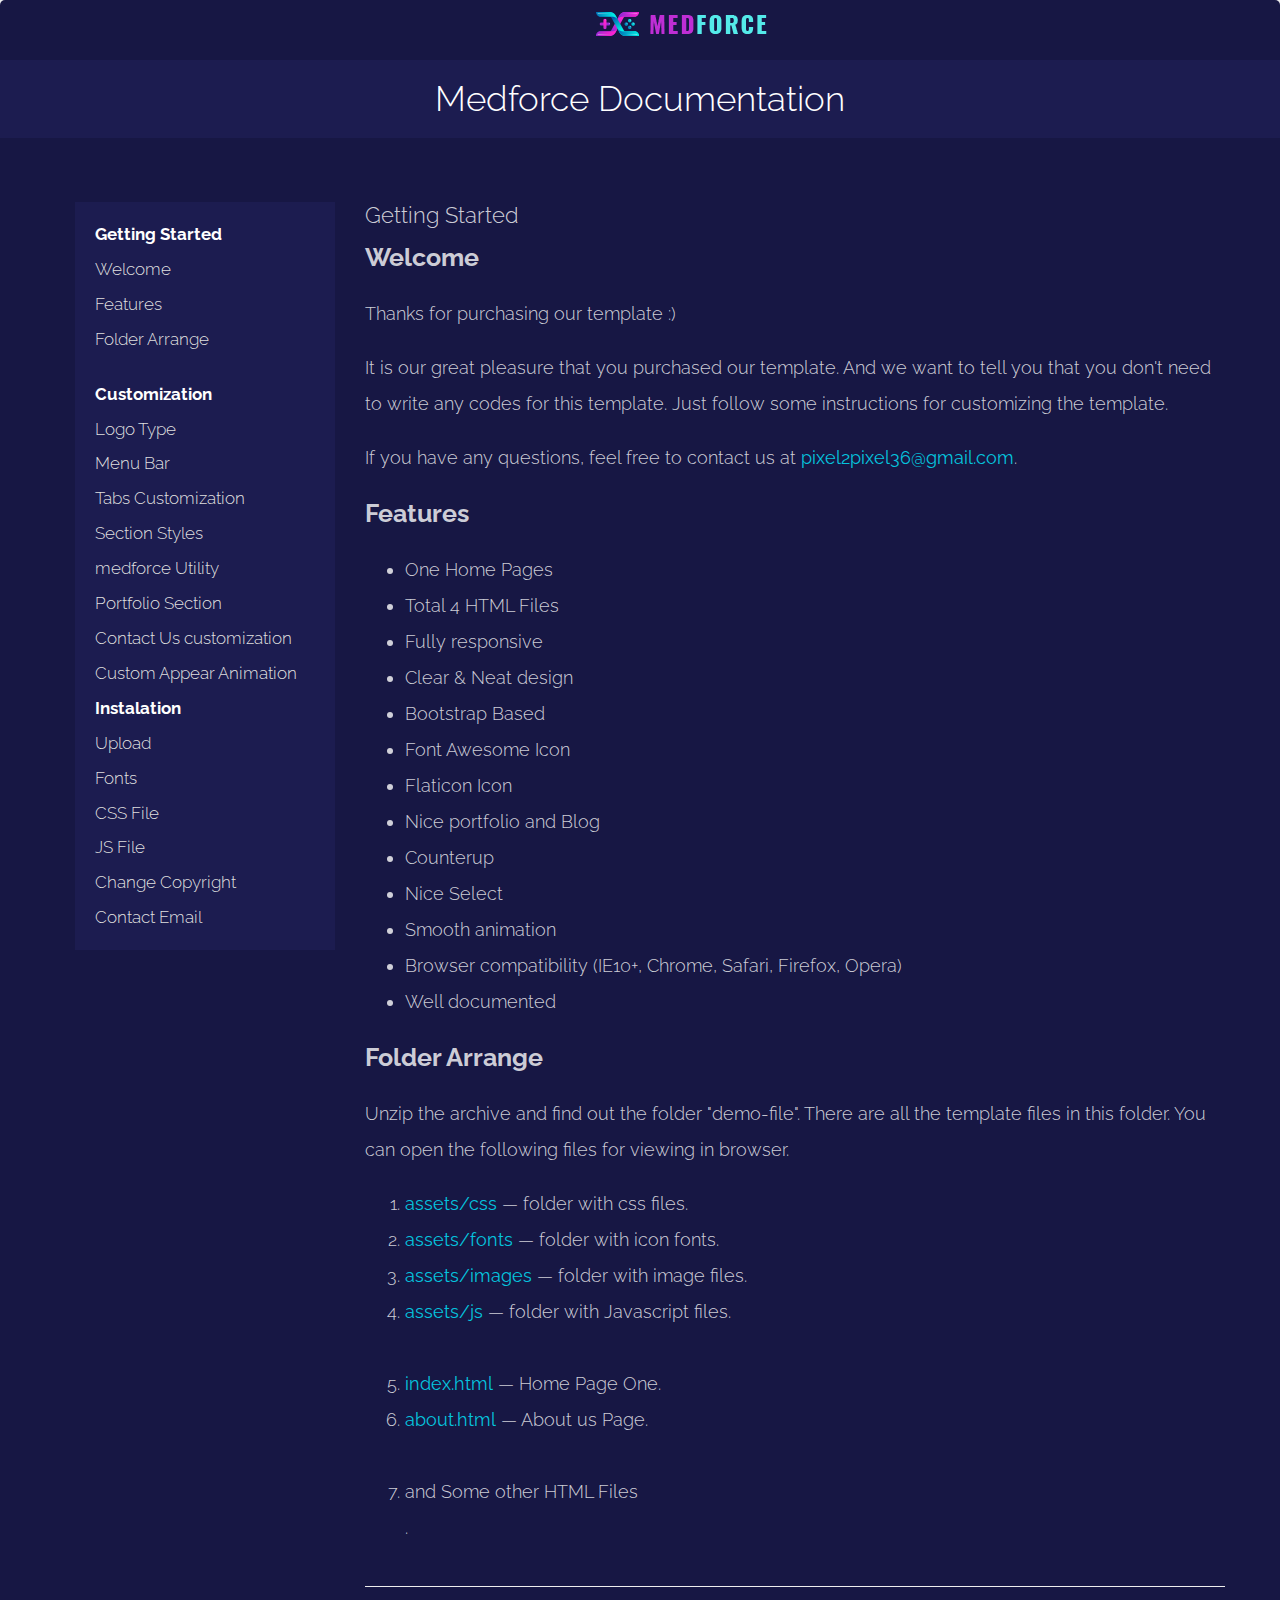
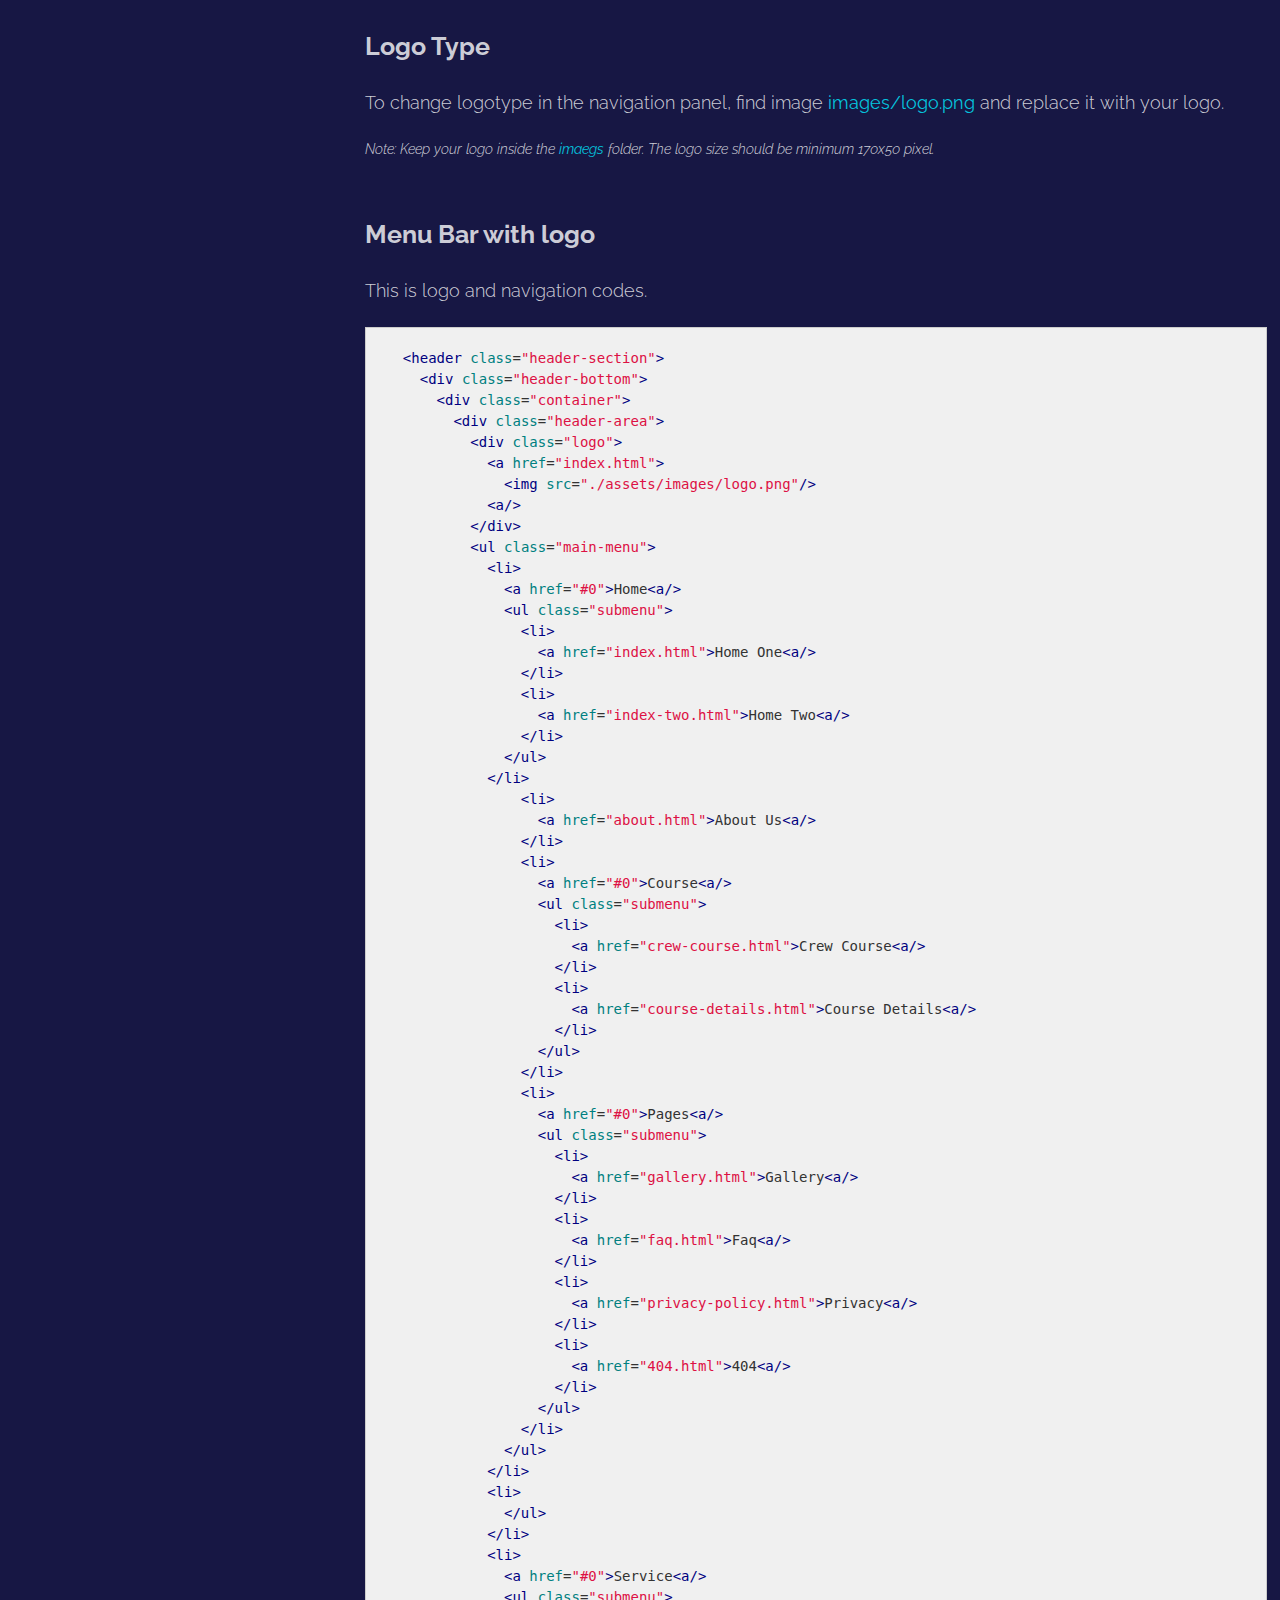
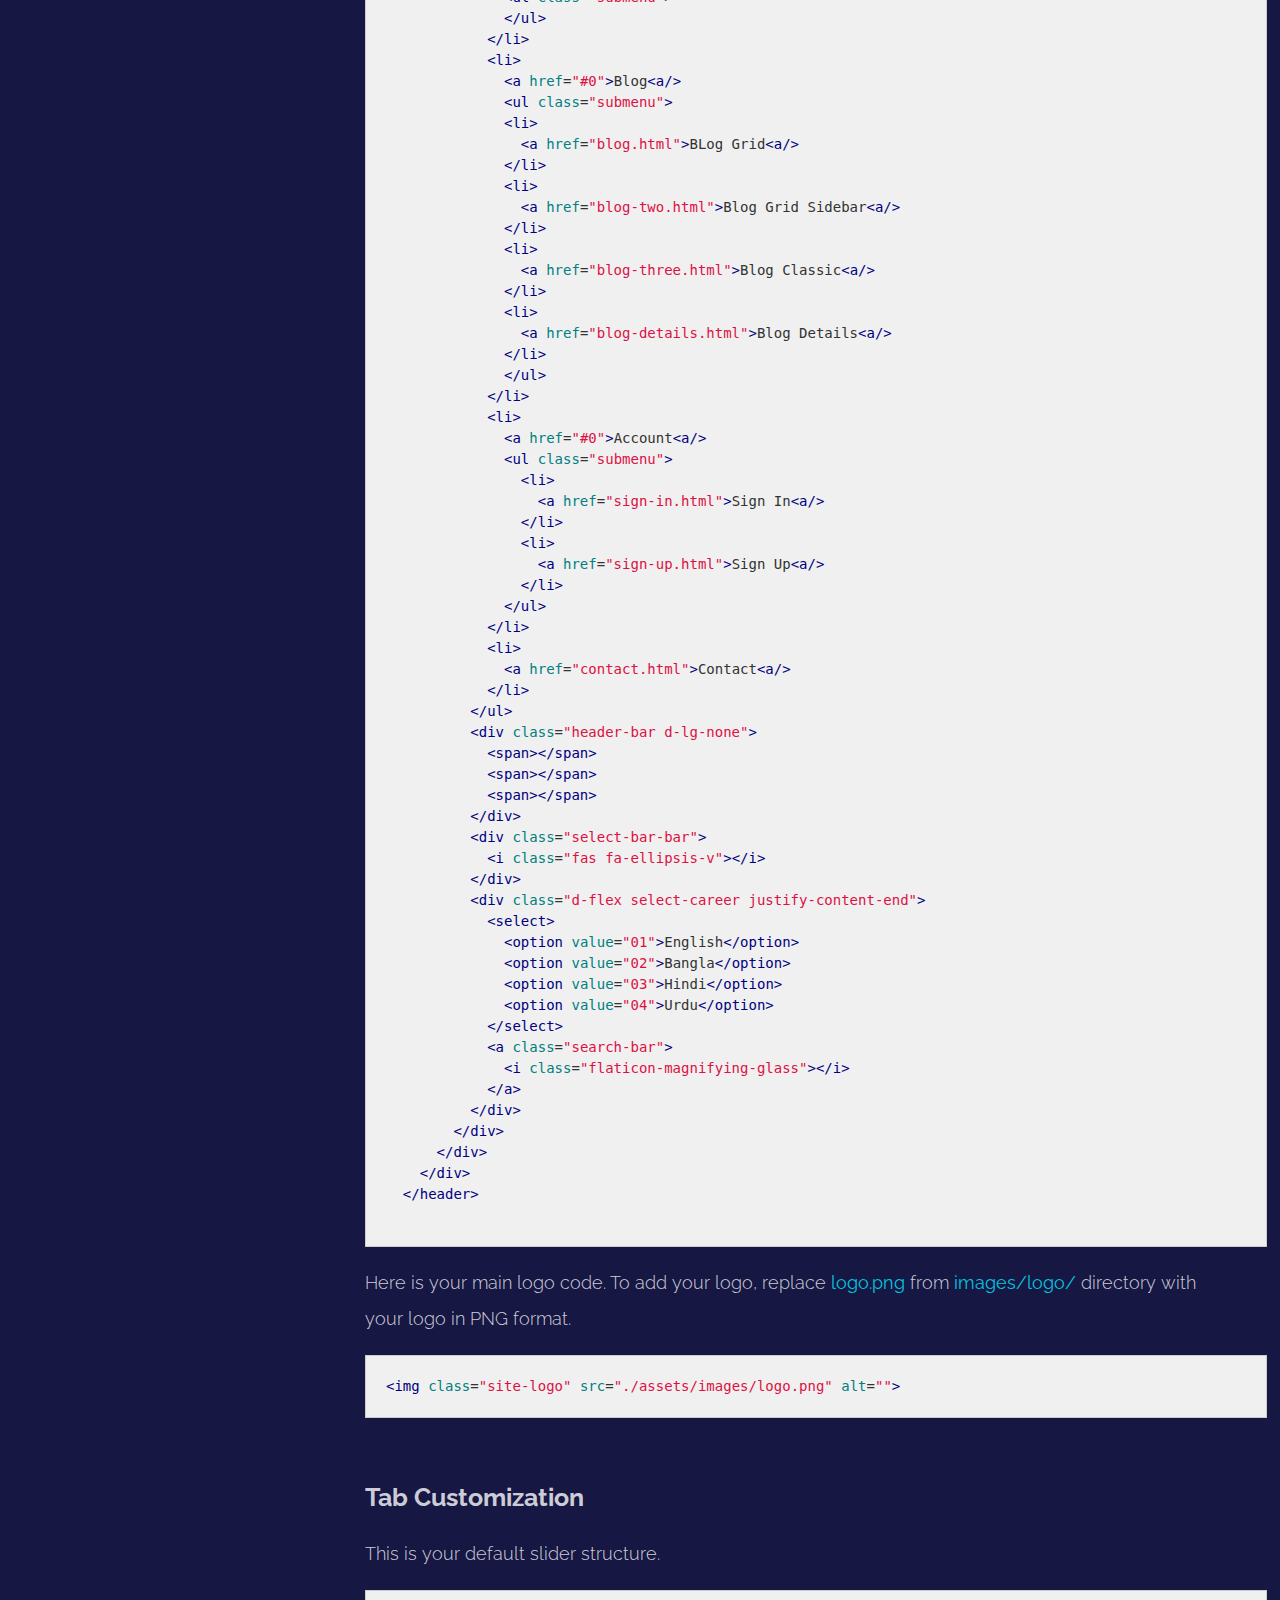
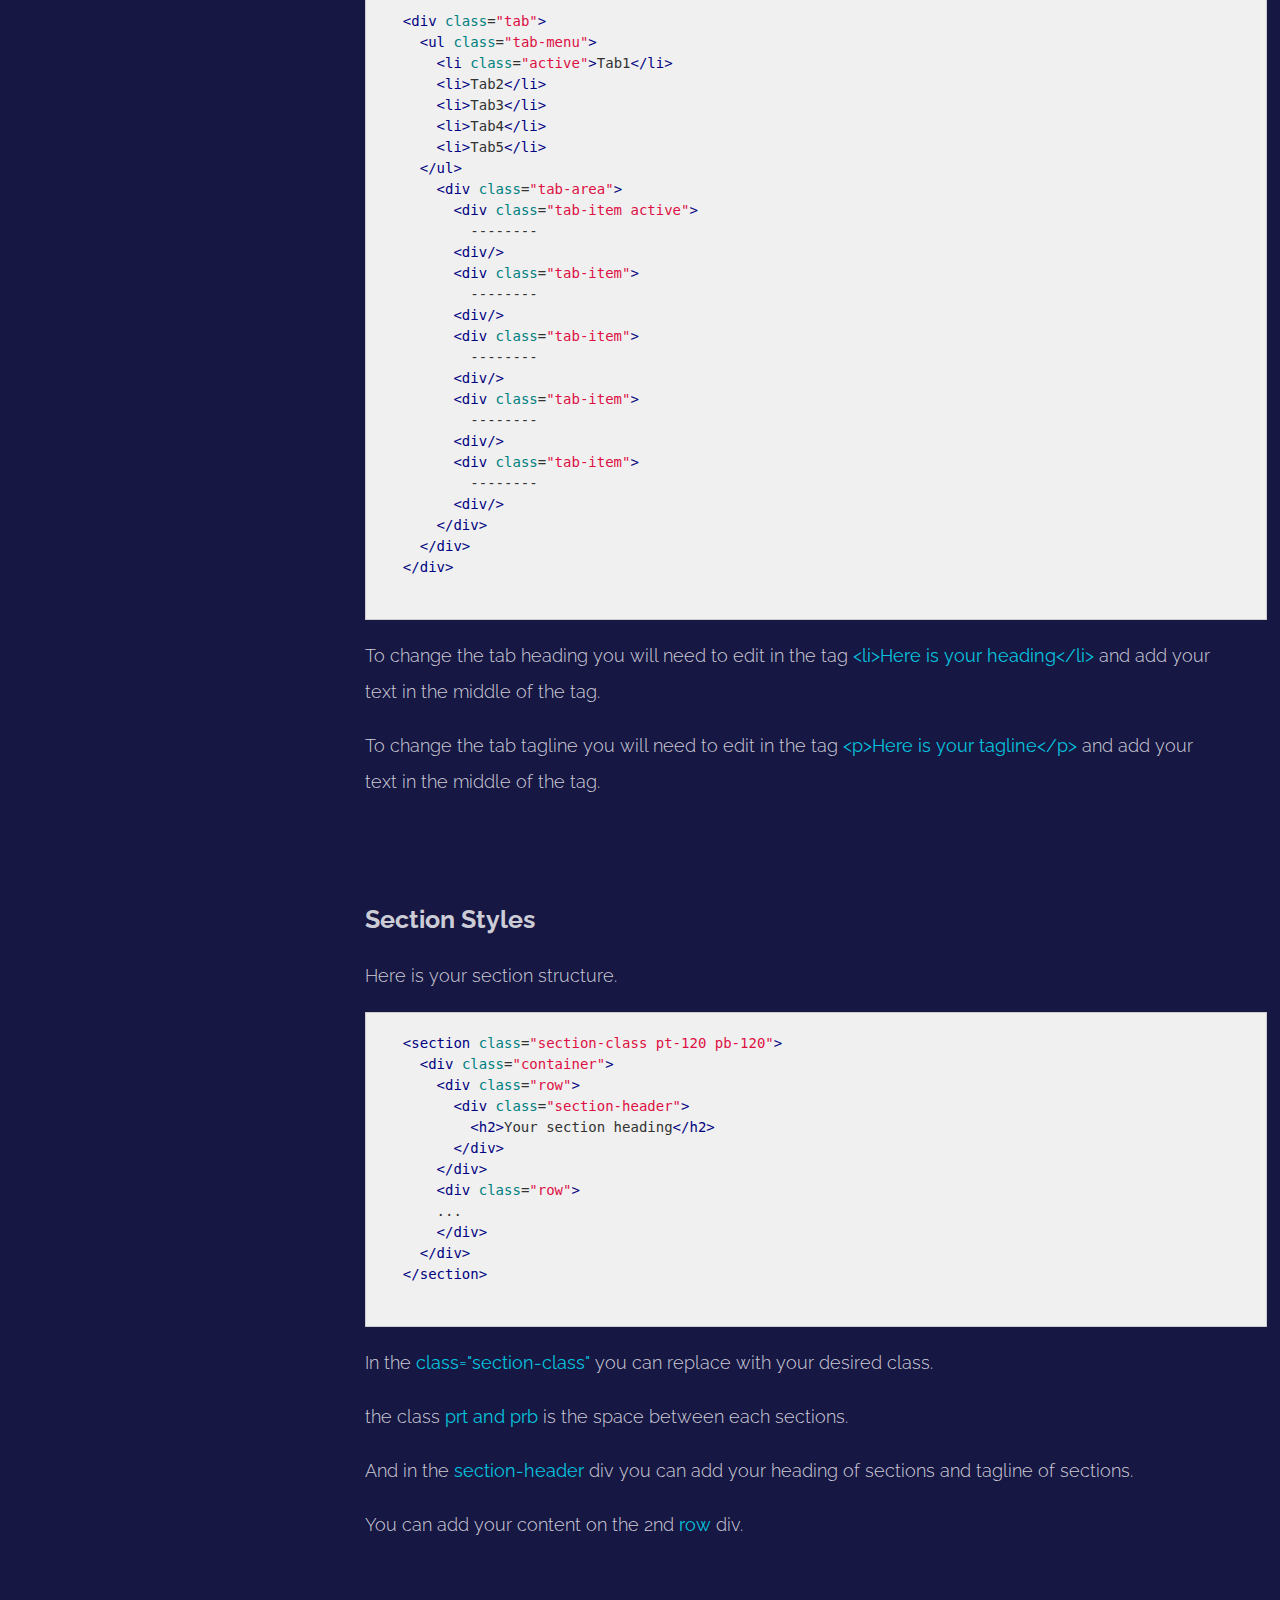
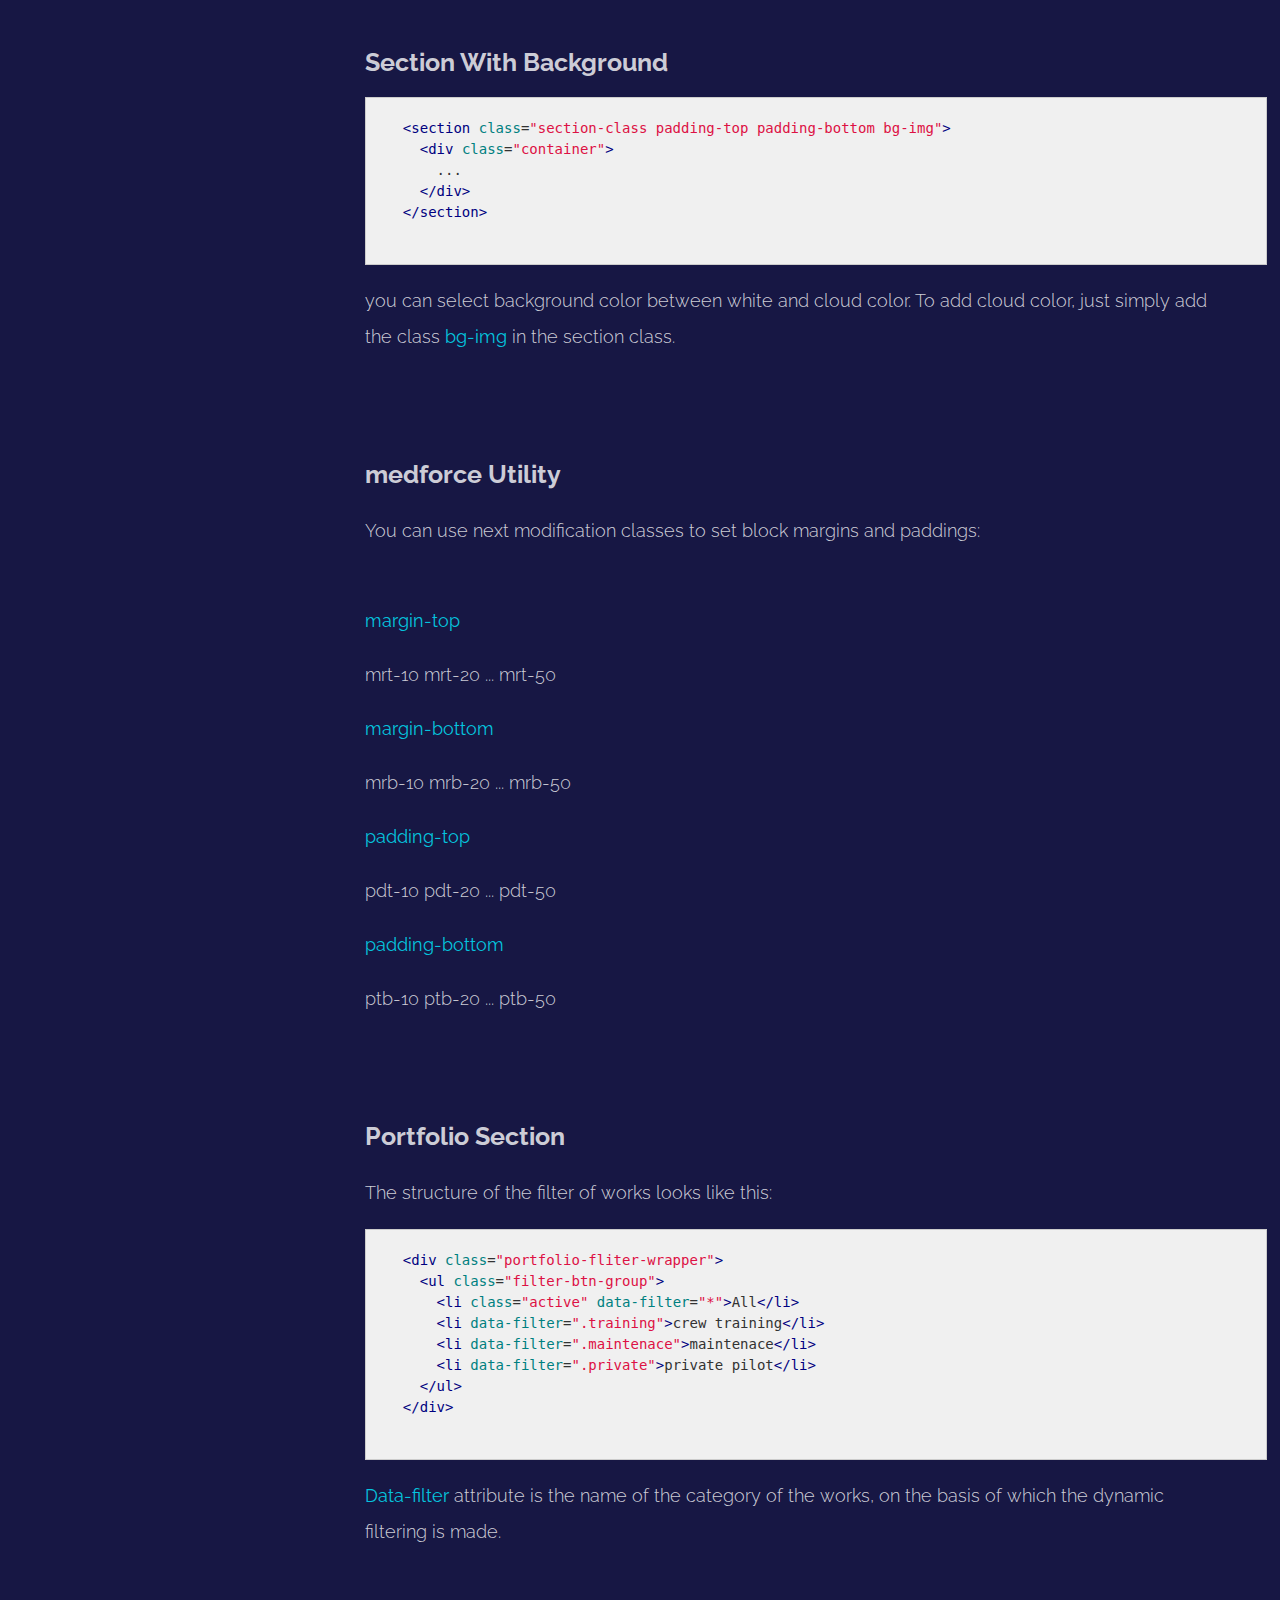
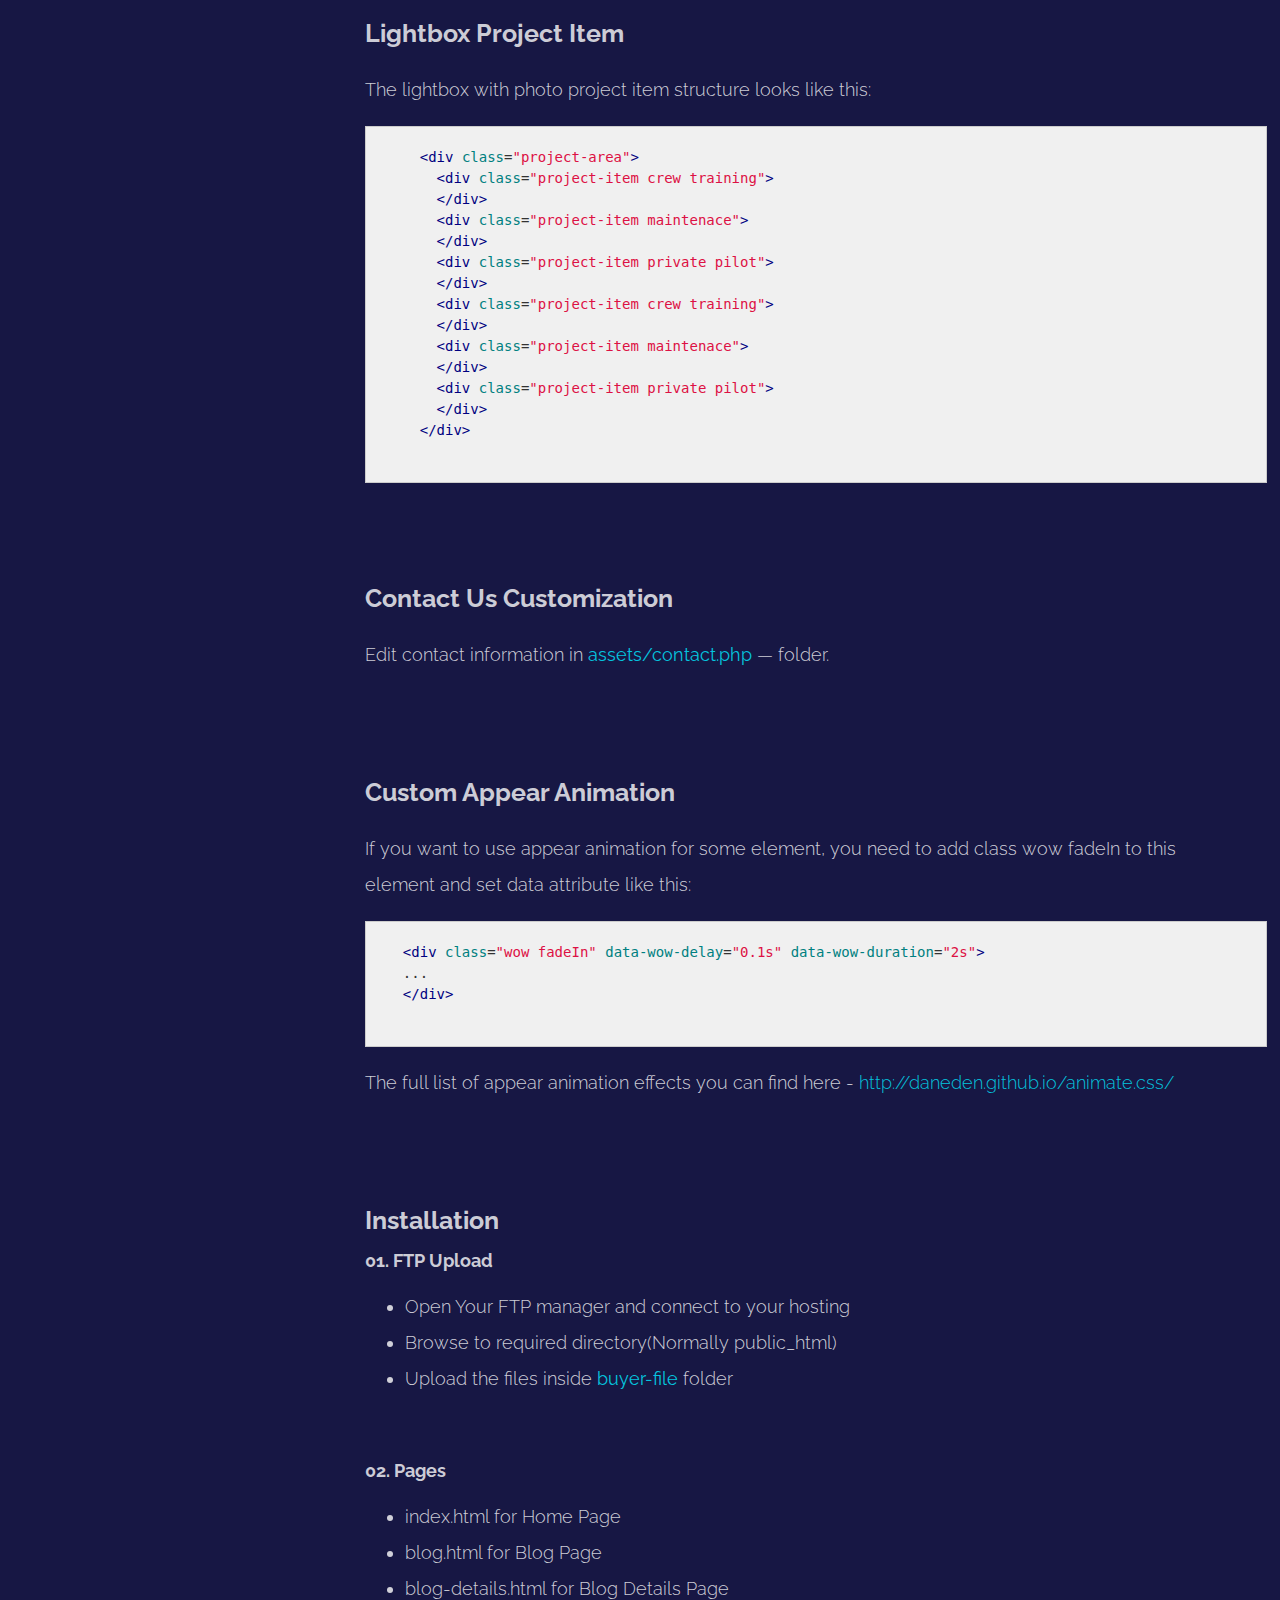
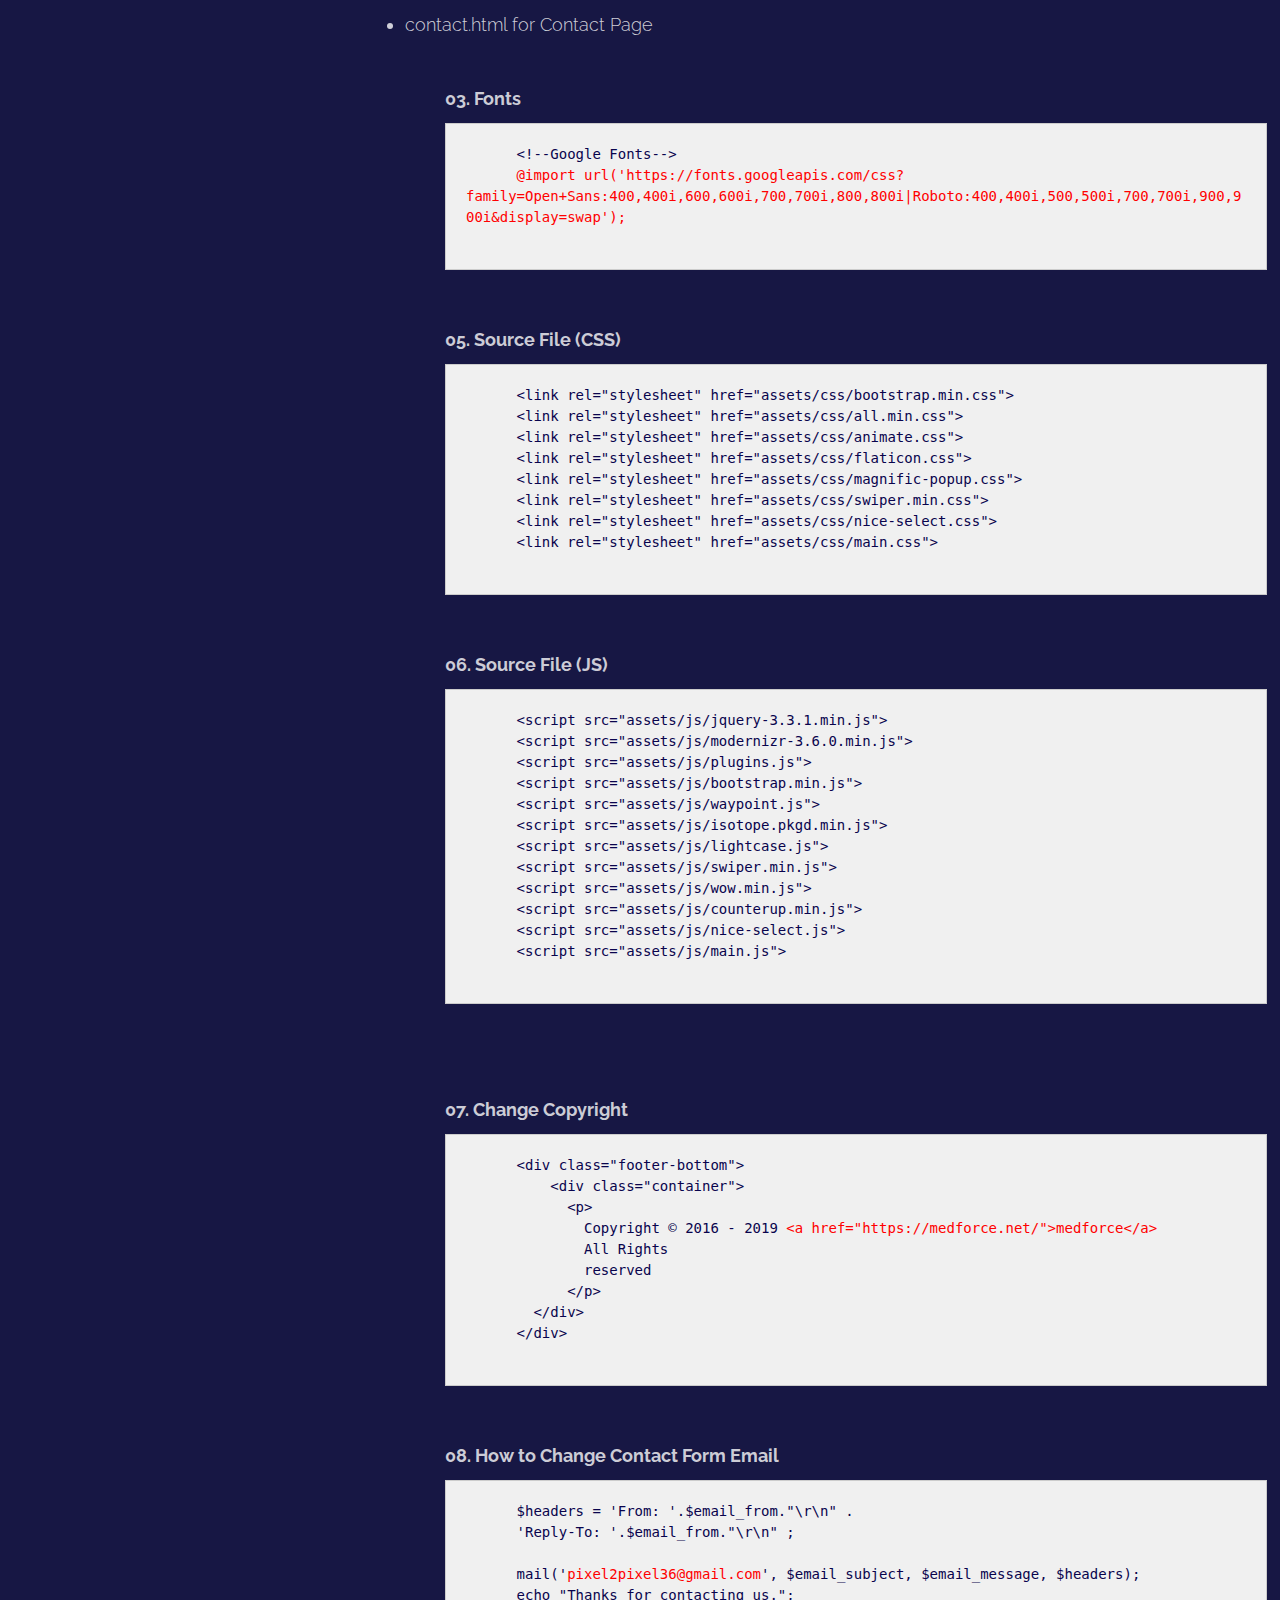
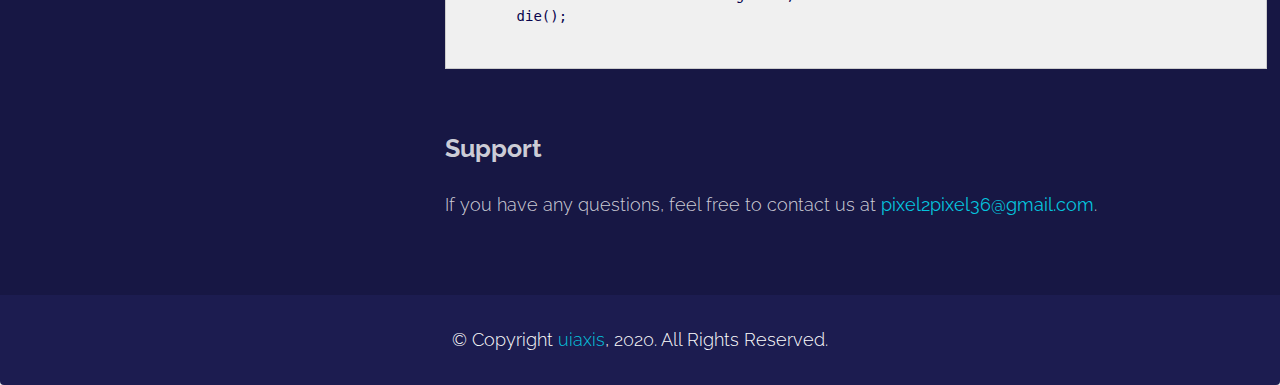
<file: medforce/dcumentation/index.html>
﻿<!DOCTYPE html>
<html>
<head>
<meta charset="utf-8">
<meta name="description" content="">
<meta name="HandheldFriendly" content="True">
<meta name="MobileOptimized" content="320">
<meta name="viewport" content="initial-scale=1.0, minimum-scale=1.0, maximum-scale=1.0, user-scalable=no">
<title>Medforce &mdash; Documentation</title>
<link rel="shortcut icon" href="./img/fav.png" type="image/x-icon">
<link rel="alternate" type="application/rss+xml" title="frittt.com" href="feed/index.html">
<link href="http://fonts.googleapis.com/css?family=Raleway:700,300" rel="stylesheet"
        type="text/css">
<link rel="stylesheet" href="css/style.css">
<link rel="stylesheet" href="css/prettify.css">
</head>
<body>
<div class="wrapper">
<nav>
 
  <div style="width:120px;margin:0 auto;">
    <h1><a href=""><img style="padding:10px 0;" src="img/logo.png" alt="" /></a></h1>
  </div>
    

</nav>
<header>
  <div class="container">
    <h2 class="lone-header">Medforce Documentation</h2>
  </div>
</header>
<section>
  <div class="container">
    <ul class="docs-nav">
      <li><strong>Getting Started</strong></li>
      <li><a href="#welcome" class="cc-active">Welcome</a></li>
      <li><a href="#features" class="cc-active">Features</a></li>
      <li><a href="#folder" class="cc-active">Folder Arrange</a></li>
      <li class="separator"></li>
      <li><strong>Customization</strong></li>
      <li><a href="#logotype" class="cc-active">Logo Type</a></li>
      <li><a href="#menubar" class="cc-active">Menu Bar</a></li>
      <li><a href="#tab" class="cc-active">Tabs Customization</a></li>
      <li><a href="#section" class="cc-active">Section Styles</a></li>
      <li><a href="#utility" class="cc-active">medforce Utility</a></li>
      <li><a href="#portfolio" class="cc-active">Portfolio Section</a></li>
      <li><a href="#contact" class="cc-active">Contact Us customization</a></li>
      <li><a href="#animate" class="cc-active">Custom Appear Animation</a></li>
      <li><strong>Instalation</strong></li>
      <li><a href="#upload" class="cc-active">Upload</a></li>
      <li><a href="#fonts" class="cc-active">Fonts</a></li>
      <li><a href="#css" class="cc-active">CSS File</a></li>
      <li><a href="#js" class="cc-active">JS File</a></li>
      <li><a href="#copyright" class="cc-active">Change Copyright</a></li>
      <li><a href="#contact-form" class="cc-active">Contact Email</a></li>
    </ul>
    <div class="docs-content">
      <h2> Getting Started</h2>
      <h3 id="welcome"> Welcome</h3>
      <p>Thanks for purchasing our template :)</p>
      
      <p> It is our great pleasure that you purchased our template. And we want to tell you that you don't need to write any codes for this template. Just follow some instructions for customizing the template.</p>
    <p>If you have any questions, feel free to contact us at <a
        href="mailto:pixel2pixel36@gmail.com"><b>pixel2pixel36@gmail.com</b></a>.</p>
        <h3 id="features"> Features</h3>
        <ul>
          <!-- <li>Onepage HTML Template</li> -->
          <li>One Home Pages</li>
          <li>Total 4 HTML Files</li>
          <li>Fully responsive</li>
          <!-- <li>Retina ready</li> -->
          <li>Clear & Neat design</li>
          <li>Bootstrap Based</li>
          <li>Font Awesome Icon</li>
          <li>Flaticon Icon</li>
          <li>Nice portfolio and Blog</li>
          <li>Counterup</li>
          <li>Nice Select</li>
          <li>Smooth animation</li>
          <!-- <li>Slide text rotator</li> -->
          <li>Browser compatibility (IE10+, Chrome, Safari, Firefox, Opera)</li>
          <li>Well documented</li>
        </ul>
        <h3 id="folder">Folder Arrange</h3>
        <p>Unzip the archive and find out the folder "demo-file". There are all the template files in this folder. You can open the following files for viewing in browser.</p>
        <ol>
          <li><b>assets/css</b> — folder with css files.</li>
          <li><b>assets/fonts</b> — folder with icon fonts.</li>
          <li><b>assets/images</b> — folder with image files.</li>
          <li><b>assets/js</b> — folder with Javascript files.</li>
          <!-- <li><b>/mail</b> — folder with contact us email php file.</li><br /> -->
          <!-- <li><b>index.html</b> — page with the list of template pages.</li><br /> -->
          <br>
          <li><b>index.html</b> — Home Page One.</li>
          <li><b>about.html</b> — About us Page.</li>
          <br/>
          <li>and Some other HTML Files</li>.<br />
          <!-- <li><b>creative-index.html</b> — Creative home with Slider.</!-->
          <!-- <li><b>creative-parallax.html</b> — Creative home with Parallax Background.</li> -->
          <!-- <li><b>creative-fixed-bg.html</b> — Creative home with Fixed Background.</li> -->
          <!-- <li><b>creative-text-rotator.html</b> — Creative home with Slide Text Rotator.</li> --> 
        </ol>
        <hr>
        <h3 id="logotype">Logo Type</h3>
        <p>To change logotype in the navigation panel, find image <b>images/logo.png</b> and replace it with your logo.</p>
      <h5><i>Note: Keep your logo inside the <b>imaegs</b> folder. The logo size should be minimum 170x50 pixel.</i></h5>
        <br />
        <h3 id="menubar"> Menu Bar with logo</h3>

      <p>This is logo and navigation codes.</p>	
        <pre class="prettyprint">
  &lt;header class="header-section"&gt;
    &lt;div class="header-bottom"&gt;
      &lt;div class="container"&gt;
        &lt;div class="header-area"&gt;
          &lt;div class="logo"&gt;
            &lt;a href="index.html"&gt;
              &lt;img src="./assets/images/logo.png"/&gt;
            &lt;a/&gt;
          &lt;/div&gt;
          &lt;ul class="main-menu"&gt;
            &lt;li&gt;
              &lt;a href="#0"&gt;Home&lt;a/&gt;
              &lt;ul class="submenu"&gt;
                &lt;li&gt;
                  &lt;a href="index.html"&gt;Home One&lt;a/&gt;
                &lt;/li&gt;
                &lt;li&gt;
                  &lt;a href="index-two.html"&gt;Home Two&lt;a/&gt;
                &lt;/li&gt;
              &lt;/ul&gt;
            &lt;/li&gt;
                &lt;li&gt;
                  &lt;a href="about.html"&gt;About Us&lt;a/&gt;
                &lt;/li&gt;
                &lt;li&gt;
                  &lt;a href="#0"&gt;Course&lt;a/&gt;
                  &lt;ul class="submenu"&gt;
                    &lt;li&gt;
                      &lt;a href="crew-course.html"&gt;Crew Course&lt;a/&gt;
                    &lt;/li&gt;
                    &lt;li&gt;
                      &lt;a href="course-details.html"&gt;Course Details&lt;a/&gt;
                    &lt;/li&gt;
                  &lt;/ul&gt;
                &lt;/li&gt;
                &lt;li&gt;
                  &lt;a href="#0"&gt;Pages&lt;a/&gt;
                  &lt;ul class="submenu"&gt;
                    &lt;li&gt;
                      &lt;a href="gallery.html"&gt;Gallery&lt;a/&gt;
                    &lt;/li&gt;
                    &lt;li&gt;
                      &lt;a href="faq.html"&gt;Faq&lt;a/&gt;
                    &lt;/li&gt;
                    &lt;li&gt;
                      &lt;a href="privacy-policy.html"&gt;Privacy&lt;a/&gt;
                    &lt;/li&gt;
                    &lt;li&gt;
                      &lt;a href="404.html"&gt;404&lt;a/&gt;
                    &lt;/li&gt;
                  &lt;/ul&gt;
                &lt;/li&gt;
              &lt;/ul&gt;
            &lt;/li&gt;
            &lt;li&gt;
              &lt;/ul&gt;
            &lt;/li&gt;
            &lt;li&gt;
              &lt;a href="#0"&gt;Service&lt;a/&gt;
              &lt;ul class="submenu"&gt;
              &lt;/ul&gt;
            &lt;/li&gt;
            &lt;li&gt;
              &lt;a href="#0"&gt;Blog&lt;a/&gt;
              &lt;ul class="submenu"&gt;
              &lt;li&gt;
                &lt;a href="blog.html"&gt;BLog Grid&lt;a/&gt;
              &lt;/li&gt;
              &lt;li&gt;
                &lt;a href="blog-two.html"&gt;Blog Grid Sidebar&lt;a/&gt;
              &lt;/li&gt;
              &lt;li&gt;
                &lt;a href="blog-three.html"&gt;Blog Classic&lt;a/&gt;
              &lt;/li&gt;
              &lt;li&gt;
                &lt;a href="blog-details.html"&gt;Blog Details&lt;a/&gt;
              &lt;/li&gt;
              &lt;/ul&gt;
            &lt;/li&gt;
            &lt;li&gt;
              &lt;a href="#0"&gt;Account&lt;a/&gt;
              &lt;ul class="submenu"&gt;
                &lt;li&gt;
                  &lt;a href="sign-in.html"&gt;Sign In&lt;a/&gt;
                &lt;/li&gt;
                &lt;li&gt;
                  &lt;a href="sign-up.html"&gt;Sign Up&lt;a/&gt;
                &lt;/li&gt;
              &lt;/ul&gt;
            &lt;/li&gt;
            &lt;li&gt;
              &lt;a href="contact.html"&gt;Contact&lt;a/&gt;
            &lt;/li&gt;
          &lt;/ul&gt;
          &lt;div class="header-bar d-lg-none"&gt;
            &lt;span&gt;&lt;/span&gt;
            &lt;span&gt;&lt;/span&gt;
            &lt;span&gt;&lt;/span&gt;
          &lt;/div&gt;
          &lt;div class="select-bar-bar"&gt;
            &lt;i class="fas fa-ellipsis-v"&gt;&lt;/i&gt;
          &lt;/div&gt;
          &lt;div class="d-flex select-career justify-content-end"&gt;
            &lt;select&gt;
              &lt;option value="01"&gt;English&lt;/option&gt;
              &lt;option value="02"&gt;Bangla&lt;/option&gt;
              &lt;option value="03"&gt;Hindi&lt;/option&gt;
              &lt;option value="04"&gt;Urdu&lt;/option&gt;
            &lt;/select&gt;
            &lt;a class="search-bar"&gt;
              &lt;i class="flaticon-magnifying-glass"&gt;&lt;/i&gt;
            &lt;/a&gt;
          &lt;/div&gt;
        &lt;/div&gt;
      &lt;/div&gt;
    &lt;/div&gt;
  &lt;/header&gt;
    </pre>
          <p>Here is your main logo code. To add your logo, replace <b>logo.png</b> from <b>images/logo/</b> directory with your logo in PNG format.</p>
      <pre class="prettyprint">&lt;img class="site-logo" src="./assets/images/logo.png" alt=""&gt;</pre><br />
    
        <h3 id="tab"> Tab Customization</h3>
      <p>This is your default slider structure.</p>
      <pre class="prettyprint">
  &lt;div class="tab"&gt;
    &lt;ul class="tab-menu"&gt;
      &lt;li class="active"&gt;Tab1&lt;/li&gt;
      &lt;li&gt;Tab2&lt;/li&gt;
      &lt;li&gt;Tab3&lt;/li&gt;
      &lt;li&gt;Tab4&lt;/li&gt;
      &lt;li&gt;Tab5&lt;/li&gt;
    &lt;/ul&gt;
      &lt;div class="tab-area"&gt;
        &lt;div class="tab-item active"&gt;
          --------
        &lt;div/&gt;
        &lt;div class="tab-item"&gt;
          --------
        &lt;div/&gt;
        &lt;div class="tab-item"&gt;
          --------
        &lt;div/&gt;
        &lt;div class="tab-item"&gt;
          --------
        &lt;div/&gt;
        &lt;div class="tab-item"&gt;
          --------
        &lt;div/&gt;
      &lt;/div&gt;
    &lt;/div&gt;
  &lt;/div&gt;
      </pre>
      <p>To change the tab heading you will need to edit in the tag <b>&lt;li&gt;Here is your heading&lt;/li&gt;</b> and add your text in the middle of the tag.</p>
      <p>To change the tab tagline you will need to edit in the tag <b>&lt;p&gt;Here is your tagline&lt;/p&gt;</b> and add your text in the middle of the tag.</p><br /><br />
        
        <h3 id="section">Section Styles</h3>
      <p>Here is your section structure.</p>
      <pre class="prettyprint">
  &lt;section class="section-class pt-120 pb-120"&gt;
    &lt;div class="container"&gt;
      &lt;div class="row"&gt;					
        &lt;div class="section-header"&gt;
          &lt;h2&gt;Your section heading&lt;/h2&gt;
        &lt;/div&gt;
      &lt;/div&gt;
      &lt;div class="row"&gt;
      ...
      &lt;/div&gt;
    &lt;/div&gt;
  &lt;/section&gt;
      </pre>
      <p>In the <b>class="section-class"</b> you can replace with your desired class.</p>
      <p>the class <b>prt and prb </b> is the space between each sections.</p>
      <p>And in the <b>section-header</b> div you can add your heading of sections and tagline of sections.</p>
      <p>You can add your content on the 2nd <b>row</b> div.</p><br /><br />
        <h3>Section With Background</h3>
      <pre class="prettyprint">
  &lt;section class="section-class padding-top padding-bottom bg-img"&gt;
    &lt;div class="container"&gt;
      ...
    &lt;/div&gt;
  &lt;/section&gt;	  
      </pre>
      <p>you can select background color between white and cloud color. To add cloud color, just simply add the class <b>bg-img</b> in the section class.</p><br /><br />
      
      <h3 id="utility">medforce Utility</h3>
      <p>You can use next modification classes to set block margins and paddings:</p><br />
        <b>margin-top</b> <br />
      <p>mrt-10   mrt-20   ... mrt-50</p>
      
      <b>margin-bottom</b> <br />
      <p>mrb-10   mrb-20   ... mrb-50</p>
      
      <b>padding-top</b> <br />
      <p>pdt-10   pdt-20   ... pdt-50</p>
      
      <b>padding-bottom</b> <br />
      <p>ptb-10   ptb-20   ... ptb-50</p><br /><br />
    <h3 id="portfolio">Portfolio Section</h3>
    <p>The structure of the filter of works looks like this:</p>
    <pre class="prettyprint">
  &lt;div class="portfolio-fliter-wrapper"&gt;
    &lt;ul class="filter-btn-group"&gt;
      &lt;li class="active" data-filter="*"&gt;All&lt;/li&gt;
      &lt;li data-filter=".training"&gt;crew training&lt;/li&gt;
      &lt;li data-filter=".maintenace"&gt;maintenace&lt;/li&gt;
      &lt;li data-filter=".private"&gt;private pilot&lt;/li&gt;
    &lt;/ul&gt;
  &lt;/div&gt;
    </pre>
    <p><b>Data-filter</b> attribute is the name of the category of the works, on the basis of which the dynamic filtering is made.</p><br />
    <h3>Lightbox Project Item</h3>
    <p>The lightbox with photo project item structure looks like this:</p>
    <pre class="prettyprint">
    &lt;div class="project-area"&gt;
      &lt;div class="project-item crew training"&gt;
      &lt;/div&gt;
      &lt;div class="project-item maintenace"&gt;
      &lt;/div&gt;
      &lt;div class="project-item private pilot"&gt;
      &lt;/div&gt;
      &lt;div class="project-item crew training"&gt;
      &lt;/div&gt;
      &lt;div class="project-item maintenace"&gt;
      &lt;/div&gt;
      &lt;div class="project-item private pilot"&gt;
      &lt;/div&gt;
    &lt;/div&gt;
    </pre><br /><br />
    <h3 id="contact"> Contact Us Customization</h3>
    <p>Edit contact information in <b>assets/contact.php</b> — folder.</p><br /><br />
    <h3 id="animate">Custom Appear Animation</h3>
    <p>If you want to use appear animation for some element, you need to add class wow fadeIn to this element and set data
      attribute like this:</p>
    <pre class="prettyprint">
  &lt;div class="wow fadeIn" data-wow-delay="0.1s" data-wow-duration="2s"&gt;
  ...
  &lt;/div&gt;
    </pre>
    <p>The full list of appear animation effects you can find here - <a
        href="http://daneden.github.io/animate.css/">http://daneden.github.io/animate.css/</a></p><br /><br />
    <h3 id="upload">Installation</h3>
    <h4>01. FTP Upload</h4>
    <ul>
      <li>
        Open Your FTP manager and connect to your hosting
      </li>
      <li>
        Browse to required directory(Normally public_html)
      </li>
      <li>
        Upload the files inside <b>buyer-file</b> folder
      </li>
    </ul>
    <br>
    <h4>02. Pages</h4>
    <ul>
      <li>index.html for Home Page</li>
      <li>blog.html for Blog Page</li>
      <li>blog-details.html for Blog Details Page</li>
      <li>contact.html for Contact Page</li>
    <ul>
    <br>
    <h4 id="fonts">03. Fonts</h4>
    <pre class="prettyprint prettyprinted">
      &lt;!--Google Fonts--&gt;
      <span style="color: red">@import url('https://fonts.googleapis.com/css?family=Open+Sans:400,400i,600,600i,700,700i,800,800i|Roboto:400,400i,500,500i,700,700i,900,900i&display=swap');</span>
    </pre>
    <br>
    <h4 id="css"> 05. Source File (CSS)</h4>
    <pre class="prettyprint prettyprinted">
      &lt;link rel="stylesheet" href="assets/css/bootstrap.min.css"&gt;
      &lt;link rel="stylesheet" href="assets/css/all.min.css"&gt;
      &lt;link rel="stylesheet" href="assets/css/animate.css"&gt;
      &lt;link rel="stylesheet" href="assets/css/flaticon.css"&gt;
      &lt;link rel="stylesheet" href="assets/css/magnific-popup.css"&gt;
      &lt;link rel="stylesheet" href="assets/css/swiper.min.css"&gt;
      &lt;link rel="stylesheet" href="assets/css/nice-select.css"&gt;
      &lt;link rel="stylesheet" href="assets/css/main.css"&gt;
    </pre>
    <br>
    <h4 id="js"> 06. Source File (JS)</h4>
    <pre class="prettyprint prettyprinted" style="margin-bottom:50px">
      &lt;script src="assets/js/jquery-3.3.1.min.js"&gt;
      &lt;script src="assets/js/modernizr-3.6.0.min.js"&gt;
      &lt;script src="assets/js/plugins.js"&gt;
      &lt;script src="assets/js/bootstrap.min.js"&gt;
      &lt;script src="assets/js/waypoint.js"&gt;
      &lt;script src="assets/js/isotope.pkgd.min.js"&gt;
      &lt;script src="assets/js/lightcase.js"&gt;
      &lt;script src="assets/js/swiper.min.js"&gt;
      &lt;script src="assets/js/wow.min.js"&gt;
      &lt;script src="assets/js/counterup.min.js"&gt;
      &lt;script src="assets/js/nice-select.js"&gt;
      &lt;script src="assets/js/main.js"&gt;
    </pre>
    <br>
    <h4 id="copyright">07. Change Copyright</h4>
    <pre class="prettyprint prettyprinted">
      &lt;div class="footer-bottom"&gt;
          &lt;div class="container"&gt;
            &lt;p&gt;
              Copyright © 2016 - 2019 <span style="color:red">&lt;a href="https://medforce.net/"&gt;medforce&lt;/a&gt;</span>
              All Rights
              reserved
            &lt;/p&gt;
        &lt;/div&gt;
      &lt;/div&gt;
    </pre>
  </br>
  <h4 id="contact-form">08. How to Change Contact Form Email</h4>
  <pre class="prettyprint prettyprinted">
      $headers = 'From: '.$email_from."\r\n" .
      'Reply-To: '.$email_from."\r\n" ;
    ​
      mail('<span style="color: red;">pixel2pixel36@gmail.com</span>', $email_subject, $email_message, $headers);
      echo "Thanks for contacting us.";
      die();
  </pre>
  </br>
    <h3>Support</h3>
    <p>If you have any questions, feel free to contact us at <a
        href="mailto:pixel2pixel36@gmail.com"><b>pixel2pixel36@gmail.com</b></a>.</p>
    
      </div>
    </div>
</section>
<footer>
  <div class="">
    <p> &copy; Copyright <a href="https://themeforest.net/user/uiaxis">uiaxis</a>, 2020. All Rights Reserved.</p>
  </div>
</footer>
</div>
<script src="js/jquery.min.js"></script> 
<script type="text/javascript" src="js/prettify/prettify.js"></script> 
<script src="https://google-code-prettify.googlecode.com/svn/loader/run_prettify.js?lang=css&skin=sunburst"></script>
<script src="js/layout.js"></script>
</body>
</html>
</file>
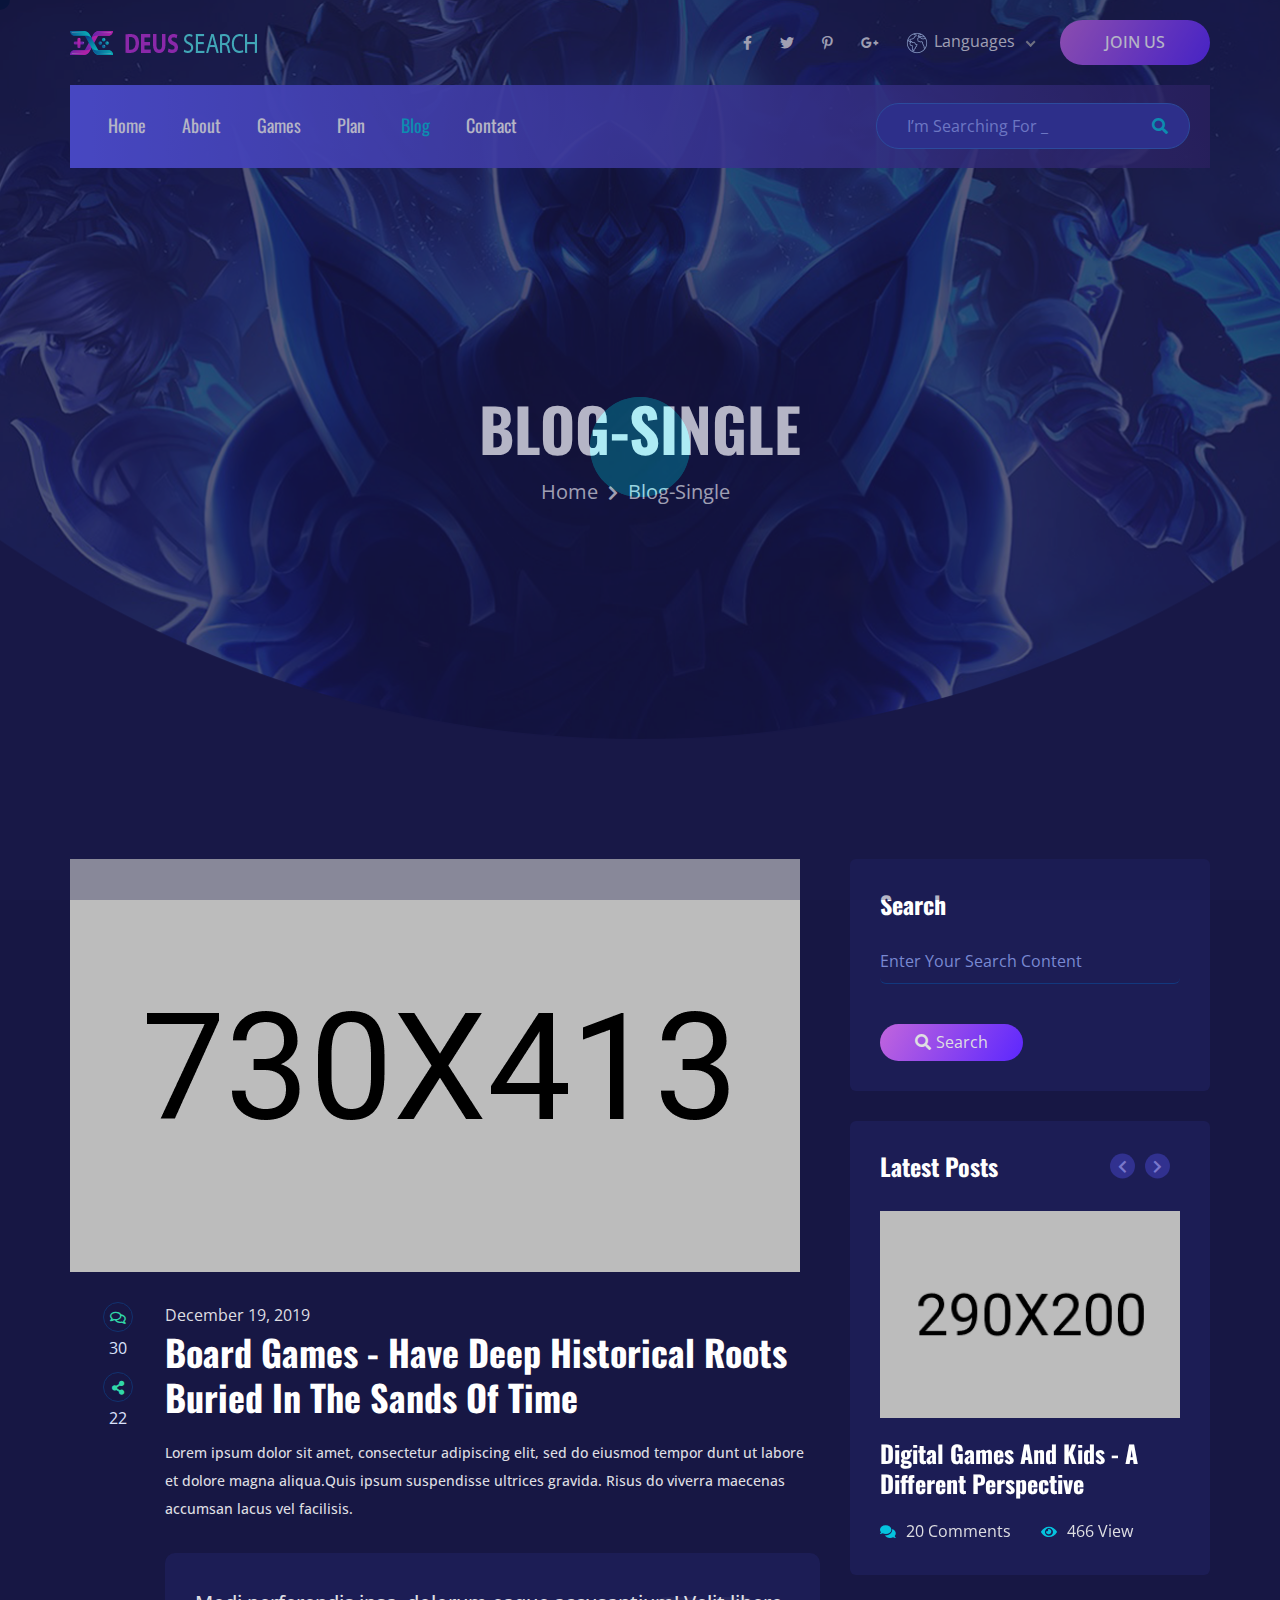
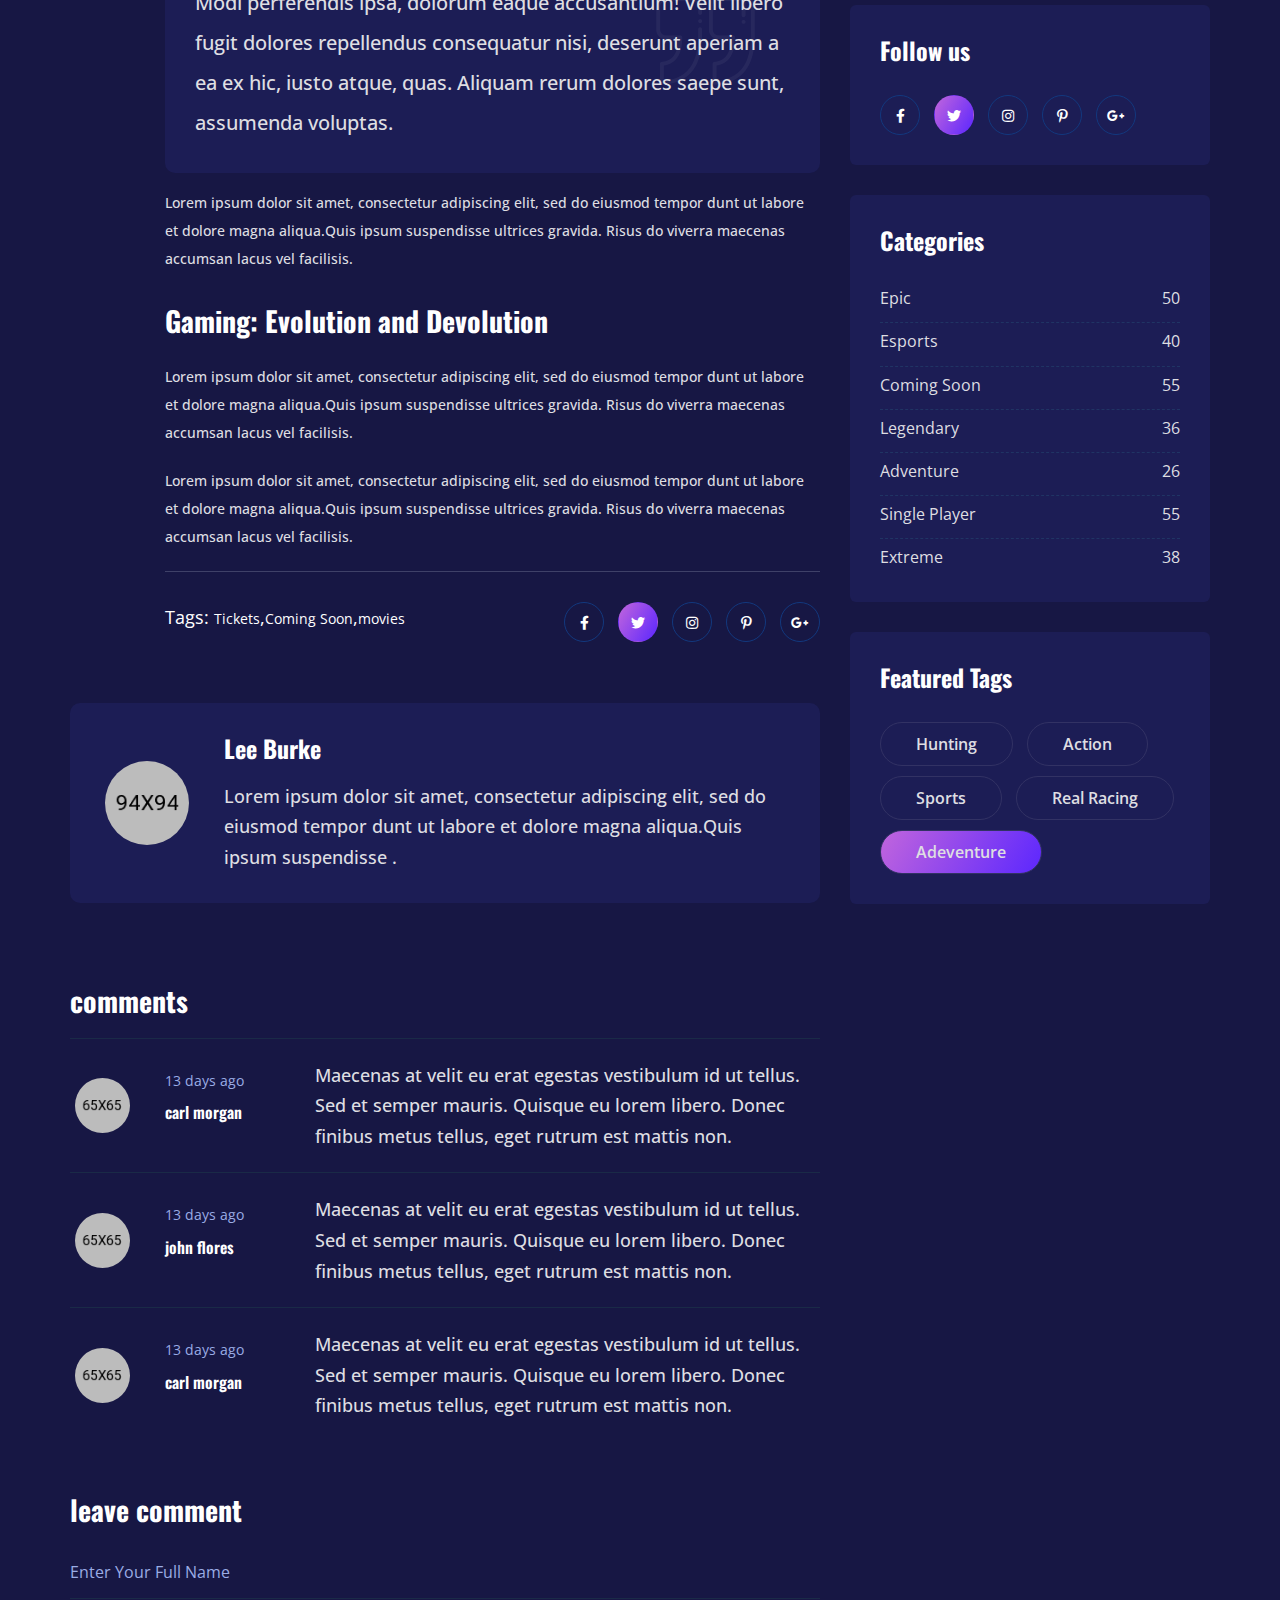
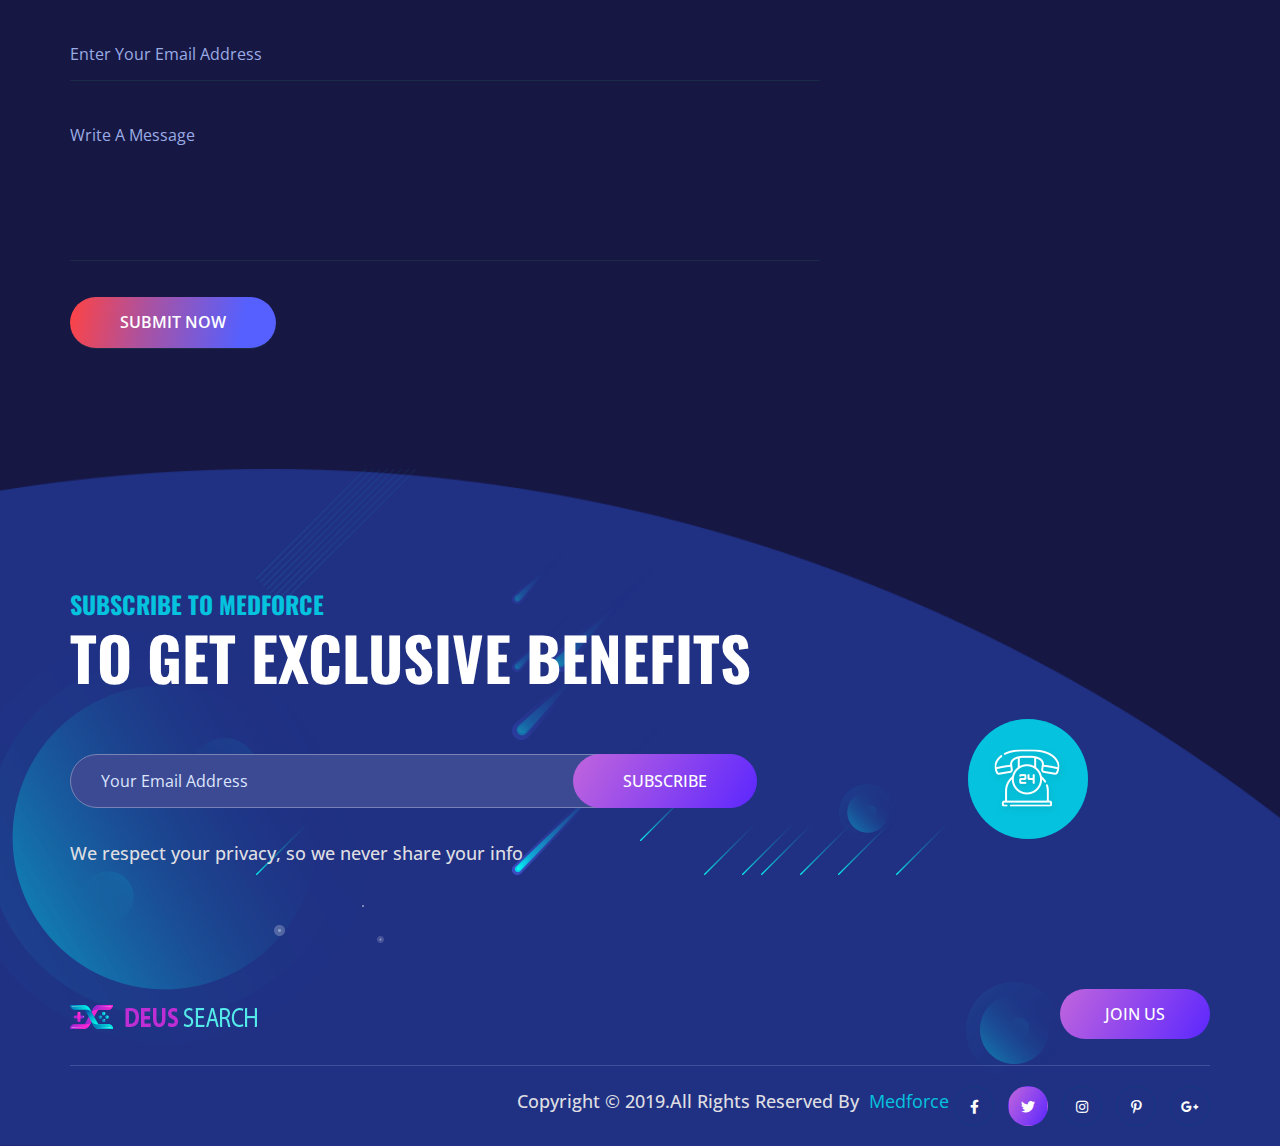
<file: demo/blog-details.html>
<!DOCTYPE html>
<html lang="en">
<head>
    <meta charset="UTF-8">
    <meta name="viewport" content="width=device-width, initial-scale=1.0">
    <meta http-equiv="X-UA-Compatible" content="ie=edge">
    <title>Medforce - Gaming Subscription Website Html Template</title>
    <!-- fontawesome css link -->
    <link rel="stylesheet" href="assets/css/fontawesome-all.min.css">
    <!-- flaticon css -->
    <link rel="stylesheet" href="assets/font/flaticon.css">
    <!-- magnific popup -->
    <link rel="stylesheet" href="assets/css/magnific-popup.css">
    <!-- nice-select css -->
    <link rel="stylesheet" href="assets/css/nice-select.css">
    <!-- bootstrap css link -->
    <link rel="stylesheet" href="assets/css/bootstrap.min.css">
    <!-- swipper css link -->
    <link rel="stylesheet" href="assets/css/swiper.min.css">
    <!-- favicon -->
    <link rel="shortcut icon" href="assets/images/banner/fav.png" type="image/x-icon">
    <!-- animate.css -->
    <link rel="stylesheet" href="assets/css/animate.css">
    <!-- datepicker.css -->
    <link rel="stylesheet" href="assets/css/datepicker.min.css">
    <!-- main style css link -->
    <link rel="stylesheet" href="assets/css/style.css">
    <!-- responsive css link -->
    <link rel="stylesheet" href="assets/css/responsive.css">
</head>
<body>


    <div class="preloader">
        <div class="preloader-inner">
            <div class="preloader-icon">
                <span></span>
                <span></span>
            </div><!-- /preloader-icon -->
        </div><!-- /preloader-inner -->
    </div><!-- /preloader -->


    <div class="cursor"></div>


    <!-- header-section start -->
    <header class="header-section">
        <div class="header">
            <div class="header-top-area">
                <div class="container">
                    <div class="header-top-content d-flex flex-wrap align-items-center justify-content-between">
                        <div class="header-logo">
                            <a class="site-logo site-title" href="index.html"><img src="assets/images/banner/logo.png" alt="site-logo"></a>
                        </div>
                        <div class="header-right d-flex flex-wrap align-items-center">
                            <div class="header-social-area">
                                <ul class="header-social">
                                    <li><a href="#0"><i class="fab fa-facebook-f"></i></a></li>
                                    <li><a href="#0" class="active"><i class="fab fa-twitter"></i></a></li>
                                    <li><a href="#0"><i class="fab fa-pinterest-p"></i></a></li>
                                    <li><a href="#0"><i class="fab fa-google-plus-g"></i></a></li>
                                </ul>
                            </div>
                            <div class="language-select-list d-flex flex-wrap">
                                <div class="language-thumb">
                                    <img src="assets/images/lang.png" alt="language">
                                </div>
                                <div class="language-select">
                                    <select class="select-bar">
                                        <option value="1">Languages</option>
                                        <option value="2">Bangla</option>
                                        <option value="3">Hindi</option>
                                    </select>
                                </div>
                            </div>
                            <div class="header-action">
                                <a href="#0" class="cmn-btn">Join Us</a>
                            </div>
                        </div>
                    </div>
                </div>
            </div>
            <div class="header-bottom">
                <div class="container">
                    <nav class="navbar navbar-expand-lg p-0">
                        <a class="site-logo site-title d-lg-none" href="index.html"><img src="assets/images/banner/logo.png" alt="site-logo"></a>
                        <button class="navbar-toggler ml-auto" type="button" data-toggle="collapse" data-target="#navbarSupportedContent" aria-controls="navbarSupportedContent" aria-expanded="false" aria-label="Toggle navigation">
                            <span class="fas fa-bars"></span>
                        </button>
                        <div class="collapse navbar-collapse" id="navbarSupportedContent">
                            <ul class="navbar-nav main-menu">
                                <li><a href="index.html">Home</a></li>
                                <li><a href="#0">About</a></li>
                                <li><a href="#0">Games</a></li>
                                <li><a href="#0">Plan</a></li>
                                <li class="menu_has_children active"><a href="#0">Blog</a>
                                    <ul class="sub-menu">
                                        <li><a href="blog.html">Blog Post</a></li>
                                        <li><a href="blog-details.html">Blog Details</a></li>
                                    </ul>
                                </li>
                                <li><a href="contact.html">Contact</a></li>
                            </ul>                 
                        </div>
                        <div class="header-search-bar">
                            <input type="text" name="text" placeholder="I’m searching for _">
                            <button class="header-search-btn"><i class="fas fa-search"></i></button>
                        </div>
                    </nav>
                </div>
            </div>
        </div>
    </header>
    <!-- header-section end -->


    <!-- inner-banner-section start -->
    <section class="inner-banner-section bg-overlay-black bg bg_img" data-background="assets/images/banner/inner.png">
        <div class="container">
            <div class="row justify-content-center">
                <div class="col-lg-12 text-center">
                    <div class="inner-banner-content">
                        <h2 class="title">Blog-Single</h2>
                        <div class="breadcrumb-area">
                            <nav aria-label="breadcrumb">
                                <ol class="breadcrumb">
                                <li class="breadcrumb-item"><a href="index-1.html">Home</a></li>
                                <li class="breadcrumb-item active" aria-current="page">Blog-Single</li>
                                </ol>
                            </nav>
                        </div>
                    </div>
                </div>
            </div>
        </div>
    </section>
    <!-- inner-banner-section end -->


    <!-- blog-section start -->
    <section class="blog-section bg pt-120 pb-120">
        <div class="container">
            <div class="row justify-content-center">
                <div class="col-lg-8">
                    <div class="blog-details-area">
                        <div class="blog-details-thumb">
                            <img src="assets/images/blog/blog-details.png" alt="blog">
                        </div>
                        <div class="blog-details-content">
                            <div class="post-meta text-center">
                                <div class="item">
                                    <a href="#0">
                                        <i class="far fa-comments"></i>
                                        <span>30</span>
                                    </a>
                                </div>
                                <div class="item">
                                    <a href="#0">
                                        <i class="fas fa-share-alt"></i>
                                        <span>22</span>
                                    </a>
                                </div>
                            </div>
                            <div class="blog-post-details">
                                <span class="blog-post-date">December 19, 2019</span>
                                <h3 class="title">Board Games - Have Deep Historical Roots
                                    Buried In The Sands Of Time</h3>
                                <p>Lorem ipsum dolor sit amet, consectetur adipiscing elit, sed do eiusmod tempor dunt ut labore et dolore magna aliqua.Quis ipsum suspendisse ultrices gravida. Risus do 
                                    viverra maecenas accumsan lacus vel facilisis. </p>
                                <blockquote>
                                    <p class="quote-content">Modi perferendis ipsa, dolorum eaque accusantium! Velit
                                    libero fugit dolores repellendus consequatur nisi, deserunt
                                    aperiam a ea ex hic, iusto atque, quas. Aliquam rerum dolores
                                    saepe sunt, assumenda voluptas.</p>
                                    <div class="quote-icon">
                                        <img src="assets/images/blog/quotation.png" alt="quote">
                                    </div>
                                </blockquote>
                                <p>Lorem ipsum dolor sit amet, consectetur adipiscing elit, sed do eiusmod tempor dunt ut labore et dolore magna aliqua.Quis ipsum suspendisse ultrices gravida. Risus do 
                                    viverra maecenas accumsan lacus vel facilisis. </p>
                                <div class="blog-gaming-area">
                                    <h3 class="title">Gaming: Evolution and Devolution</h3>
                                    <p>Lorem ipsum dolor sit amet, consectetur adipiscing elit, sed do eiusmod tempor dunt ut labore et dolore magna aliqua.Quis ipsum suspendisse ultrices gravida. Risus do viverra maecenas accumsan lacus vel facilisis. </p>
                                    <p>Lorem ipsum dolor sit amet, consectetur adipiscing elit, sed do eiusmod tempor dunt ut labore et dolore magna aliqua.Quis ipsum suspendisse ultrices gravida. Risus do viverra maecenas accumsan lacus vel facilisis.</p>
                                </div>
                                <div class="blog-footer-social d-flex flex-wrap justify-content-between">
                                    <div class="blog-tags">
                                        <span class="title">Tags: <a href="#0">Tickets</a>,<a href="#0">Coming Soon</a>,<a href="#0">movies</a></span>
                                    </div>
                                    <ul class="blog-social-area">
                                        <li><a href="#0"><i class="fab fa-facebook-f"></i></a></li>
                                        <li><a href="#0" class="active"><i class="fab fa-twitter"></i></a></li>
                                        <li><a href="#0"><i class="fab fa-instagram"></i></a></li>
                                        <li><a href="#0"><i class="fab fa-pinterest-p"></i></a></li>
                                        <li><a href="#0"><i class="fab fa-google-plus-g"></i></a></li>
                                    </ul>
                                </div>
                            </div>
                        </div>
                    </div>
                    <div class="blog-author d-flex flex-wrap align-items-center">
                        <div class="author-thumb">
                            <a href="#0">
                                <img src="./assets/images/blog/blog-user.png" alt="blog">
                            </a>
                        </div>
                        <div class="author-content">
                            <h3 class="title">
                                <a href="#0">
                                    Lee Burke 
                                </a>
                            </h3>
                            <p>
                                Lorem ipsum dolor sit amet, consectetur adipiscing elit, sed do eiusmod tempor dunt ut labore et dolore magna aliqua.Quis ipsum suspendisse .
                            </p>
                        </div>
                    </div>
                    <div class="blog-comment">
                        <h3 class="title">comments</h3>
                        <ul class="comment-area">
                            <li class="d-flex flex-wrap align-items-center">
                                <div class="blog-thumb">
                                    <a href="#0">
                                        <img src="assets/images/blog/comment-1.png" alt="blog">
                                    </a>
                                </div>
                                <div class="blog-thumb-info">
                                    <span>13 days ago</span>
                                    <h6 class="title"><a href="#0">carl morgan</a></h6>
                                </div>
                                <div class="blog-comment-content">
                                    <p>
                                        Maecenas at velit eu erat egestas vestibulum id ut tellus. Sed et semper mauris. Quisque eu lorem libero. Donec finibus metus tellus, eget rutrum est mattis non.
                                    </p>
                                </div>
                            </li>
                            <li class="d-flex flex-wrap align-items-center">
                                <div class="blog-thumb">
                                    <a href="#0">
                                        <img src="assets/images/blog/comment-2.png" alt="blog">
                                    </a>
                                </div>
                                <div class="blog-thumb-info">
                                    <span>13 days ago</span>
                                    <h6 class="title"><a href="#0">john flores</a></h6>
                                </div>
                                <div class="blog-comment-content">
                                    <p>
                                        Maecenas at velit eu erat egestas vestibulum id ut tellus. Sed et semper mauris. Quisque eu lorem libero. Donec finibus metus tellus, eget rutrum est mattis non.
                                    </p>
                                </div>
                            </li>
                            <li class="d-flex flex-wrap align-items-center">
                                <div class="blog-thumb">
                                    <a href="#0">
                                        <img src="assets/images/blog/comment-3.png" alt="blog">
                                    </a>
                                </div>
                                <div class="blog-thumb-info">
                                    <span>13 days ago</span>
                                    <h6 class="title"><a href="#0">carl morgan</a></h6>
                                </div>
                                <div class="blog-comment-content">
                                    <p>
                                        Maecenas at velit eu erat egestas vestibulum id ut tellus. Sed et semper mauris. Quisque eu lorem libero. Donec finibus metus tellus, eget rutrum est mattis non.
                                    </p>
                                </div>
                            </li>
                        </ul>
                        <div class="leave-comment">
                            <h3 class="title">leave comment</h3>
                            <form class="blog-form">
                                <div class="form-group">
                                    <input type="text" placeholder="Enter Your Full Name" required>
                                </div>
                                <div class="form-group">
                                    <input type="text" placeholder="Enter Your Email Address" required>
                                </div>
                                <div class="form-group">
                                    <textarea placeholder="Write A Message" required></textarea>
                                </div>
                                <div class="form-group">
                                    <input type="submit" value="Submit Now">
                                </div>
                            </form>
                        </div>
                    </div>
                </div>
                <div class="col-lg-4">
                    <div class="sidebar">
                        <div class="widget-box mb-30">
                            <div class="search-widget-box">
                                <h3 class="title">Search</h3>
                                <div class="search-option">
                                    <input type="text" name="search" placeholder="Enter your Search Content">
                                </div>
                                <button class="search-submit" type="submit">
                                    <span><i class="fas fa-search"></i>Search</span>
                                </button>
                            </div>
                        </div>
                        <div class="widget-box mb-30">
                            <div class="post-widget-box">
                                <div class="post-header">
                                    <h3 class="title">Latest Posts</h3>
                                    <div class="ruddra-next">
                                        <i class="fas fa-chevron-right"></i>
                                    </div>
                                    <div class="ruddra-prev">
                                        <i class="fas fa-chevron-left"></i>
                                    </div>
                                </div>
                                <div class="blog-post-wrapper">
                                    <div class="swiper-wrapper">
                                        <div class="swiper-slide">
                                            <div class="blog-post-thumb">
                                                <img src="assets/images/blog/blog-post.png" alt="blog">
                                            </div>
                                            <div class="blog-post-content">
                                                <h3 class="title"><a href="blog-details.html">Digital Games And Kids - A Different Perspective</a></h3>
                                                <div class="blog-meta-post blog-meta-post-two d-flex flex-wrap">
                                                    <span class="blog-comment"><a href="blog-details.html"><i class="fas fa-comments"></i>20 Comments</a></span>
                                                    <span class="blog-view"><a href="blog-details.html"><i class="fas fa-eye"></i>466 View</a></span>
                                                </div>
                                            </div>
                                        </div>
                                    </div>
                                </div>
                            </div>
                        </div>
                        <div class="widget-box mb-30">
                            <div class="social-widget-box">
                                <h3 class="title">Follow us</h3>
                                <ul class="blog-social">
                                    <li><a href="#0"><i class="fab fa-facebook-f"></i></a></li>
                                    <li><a href="#0" class="active"><i class="fab fa-twitter"></i></a></li>
                                    <li><a href="#0"><i class="fab fa-instagram"></i></a></li>
                                    <li><a href="#0"><i class="fab fa-pinterest-p"></i></a></li>
                                    <li><a href="#0"><i class="fab fa-google-plus-g"></i></a></li>
                                </ul>
                            </div>
                        </div>
                        <div class="widget-box mb-30">
                            <div class="category-widget-box">
                                <h3 class="title">Categories</h3>
                                <ul class="category-content">
                                    <li><a href="#">Epic</a><span class="count">50</span></li>
                                    <li><a href="#">Esports</a><span class="count">40</span></li>
                                    <li><a href="#">Coming Soon</a><span class="count">55</span></li>
                                    <li><a href="#">Legendary</a><span class="count">36</span></li>
                                    <li><a href="#">Adventure</a><span class="count">26</span></li>
                                    <li><a href="#">Single Player</a><span class="count">55</span></li>
                                    <li><a href="#">Extreme</a><span class="count">38</span></li>
                                </ul>
                            </div>
                        </div>
                        <div class="widget-box">
                            <div class="tag-widget-box">
                                <h3 class="title">Featured Tags</h3>
                                <div class="tag-item-wrapper">
                                    <a href="#" class="tag-item">Hunting</a>
                                    <a href="#" class="tag-item">Action</a>
                                    <a href="#" class="tag-item">Sports</a>
                                    <a href="#" class="tag-item">Real Racing</a>
                                    <a href="#" class="tag-item active"> Adeventure</a>
                                </div>
                            </div>
                        </div>
                    </div>
                </div>
            </div>
        </div>
    </section>
    <!-- blog-section end -->


    


    <!-- footer-section start -->
    <section class="footer-section bg bg_img" data-background="assets/images/footer-bg.png">
        <div class="footer-element">
            <a href="tel:123456789"><img src="assets/images/phone.png" alt="phone"></a>
        </div>
        <div class="footer-element-one">
            <img src="assets/images/footer/footer-element-one.png" alt="element">
        </div>
        <div class="footer-element-two">
            <img src="assets/images/footer/footer-element-two.png" alt="element">
        </div>
        <div class="footer-element-three">
            <img src="assets/images/footer/line1.png" alt="element">
        </div>
        <div class="footer-element-four">
            <img src="assets/images/footer/line1.png" alt="element">
        </div>
        <div class="footer-element-five">
            <img src="assets/images/footer/line9.png" alt="element">
        </div>
        <div class="footer-element-six">
            <img src="assets/images/footer/line9.png" alt="element">
        </div>
        <div class="footer-element-seven">
            <img src="assets/images/footer/line3.png" alt="element">
        </div>
        <div class="footer-element-eight">
            <img src="assets/images/footer/line5.png" alt="element">
        </div>
        <div class="footer-element-nine">
            <img src="assets/images/footer/line5.png" alt="element">
        </div>
        <div class="footer-element-ten">
            <img src="assets/images/footer/line5.png" alt="element">
        </div>
        <div class="footer-element-eleven">
            <img src="assets/images/footer/line5.png" alt="element">
        </div>
        <div class="footer-element-twelve">
            <img src="assets/images/footer/line5.png" alt="element">
        </div>
        <div class="footer-element-thirteen">
            <img src="assets/images/footer/manyline.png" alt="element">
        </div>
        <div class="footer-element-fourteen">
            <img src="assets/images/footer/line5.png" alt="element">
        </div>
        <div class="footer-element-fifteen">
            <img src="assets/images/footer/line5.png" alt="element">
        </div>
        <div class="footer-element-sixteen">
            <img src="assets/images/footer/line5.png" alt="element">
        </div>
        <div class="footer-element-seventeen">
            <img src="assets/images/footer/circle3.png" alt="element">
        </div>
        <div class="footer-shape">
            <img src="assets/images/footer/dotline.png" alt="element">
        </div>
        <div class="container">
            <div class="row">
                <div class="col-lg-12">
                    <div class="footer-content">
                        <h3 class="sub-title">Subscribe to Medforce</h3>
                        <h2 class="title">To Get Exclusive Benefits</h2>
                        <form class="footer-form">
                            <input type="email" name="email" placeholder="Your Email Address">
                            <input type="submit" class="cmn-btn" value="Subscribe">
                        </form>
                        <p>We respect your privacy, so we never share your info</p>
                    </div>
                    <div class="footer-bottom d-flex flex-wrap justify-content-between align-items-center">
                        <div class="footer-logo">
                            <a href="#0"><img src="assets/images/banner/logo.png" alt="logo"></a>
                        </div>
                        <div class="footer-btn">
                            <a href="#0" class="cmn-btn">Join Us</a>
                        </div>
                    </div>
                    <div class="copyright-area d-flex flex-wrap justify-content-between">
                        <div class="copyright-content">
                            <p>Copyright © 2019.All Rights Reserved By <a href="#">Medforce</a></p>
                        </div>
                        <ul class="blog-social">
                            <li><a href="#0"><i class="fab fa-facebook-f"></i></a></li>
                            <li><a href="#0" class="active"><i class="fab fa-twitter"></i></a></li>
                            <li><a href="#0"><i class="fab fa-instagram"></i></a></li>
                            <li><a href="#0"><i class="fab fa-pinterest-p"></i></a></li>
                            <li><a href="#0"><i class="fab fa-google-plus-g"></i></a></li>
                        </ul>
                    </div>
                </div>
            </div>
        </div>
    </section> 
    <!-- footer-section end -->
    




<!-- jquery -->
<script src="assets/js/jquery-3.3.1.min.js"></script>
<!-- migarate-jquery -->
<script src="assets/js/jquery-migrate-3.0.0.js"></script>
<!-- bootstrap js -->
<script src="assets/js/bootstrap.min.js"></script>
<!-- magnific-popup js -->
<script src="assets/js/jquery.magnific-popup.js"></script>
<!-- isotope -->
<script src="assets/js/isotope.pkgd.min.js"></script>
<!-- nice-select js-->
<script src="assets/js/jquery.nice-select.js"></script>
<!-- swipper js -->
<script src="assets/js/swiper.min.js"></script>
<!-- waypoints js link -->
<script src="assets/js/jquery.waypoints.min.js"></script>
<!-- counterup js -->
<script src="assets/js/jquery.counterup.min.js"></script>
<!-- datepicker js -->
<script src="assets/js/datepicker.min.js"></script>
<!-- datepicker js -->
<script src="assets/js/datepicker.en.js"></script>
<!-- wow js file -->
<script src="assets/js/wow.min.js"></script>
<script src="assets/js/plugin.js"></script>
<!-- sidebar js -->
<script src="assets/js/theia-sticky-sidebar.min.js"></script>
<!-- paroller js -->
<script src="assets/js/jquery.paroller.min.js"></script>
<!-- main -->
<script src="assets/js/main.js"></script>


</body>
</html>
</file>
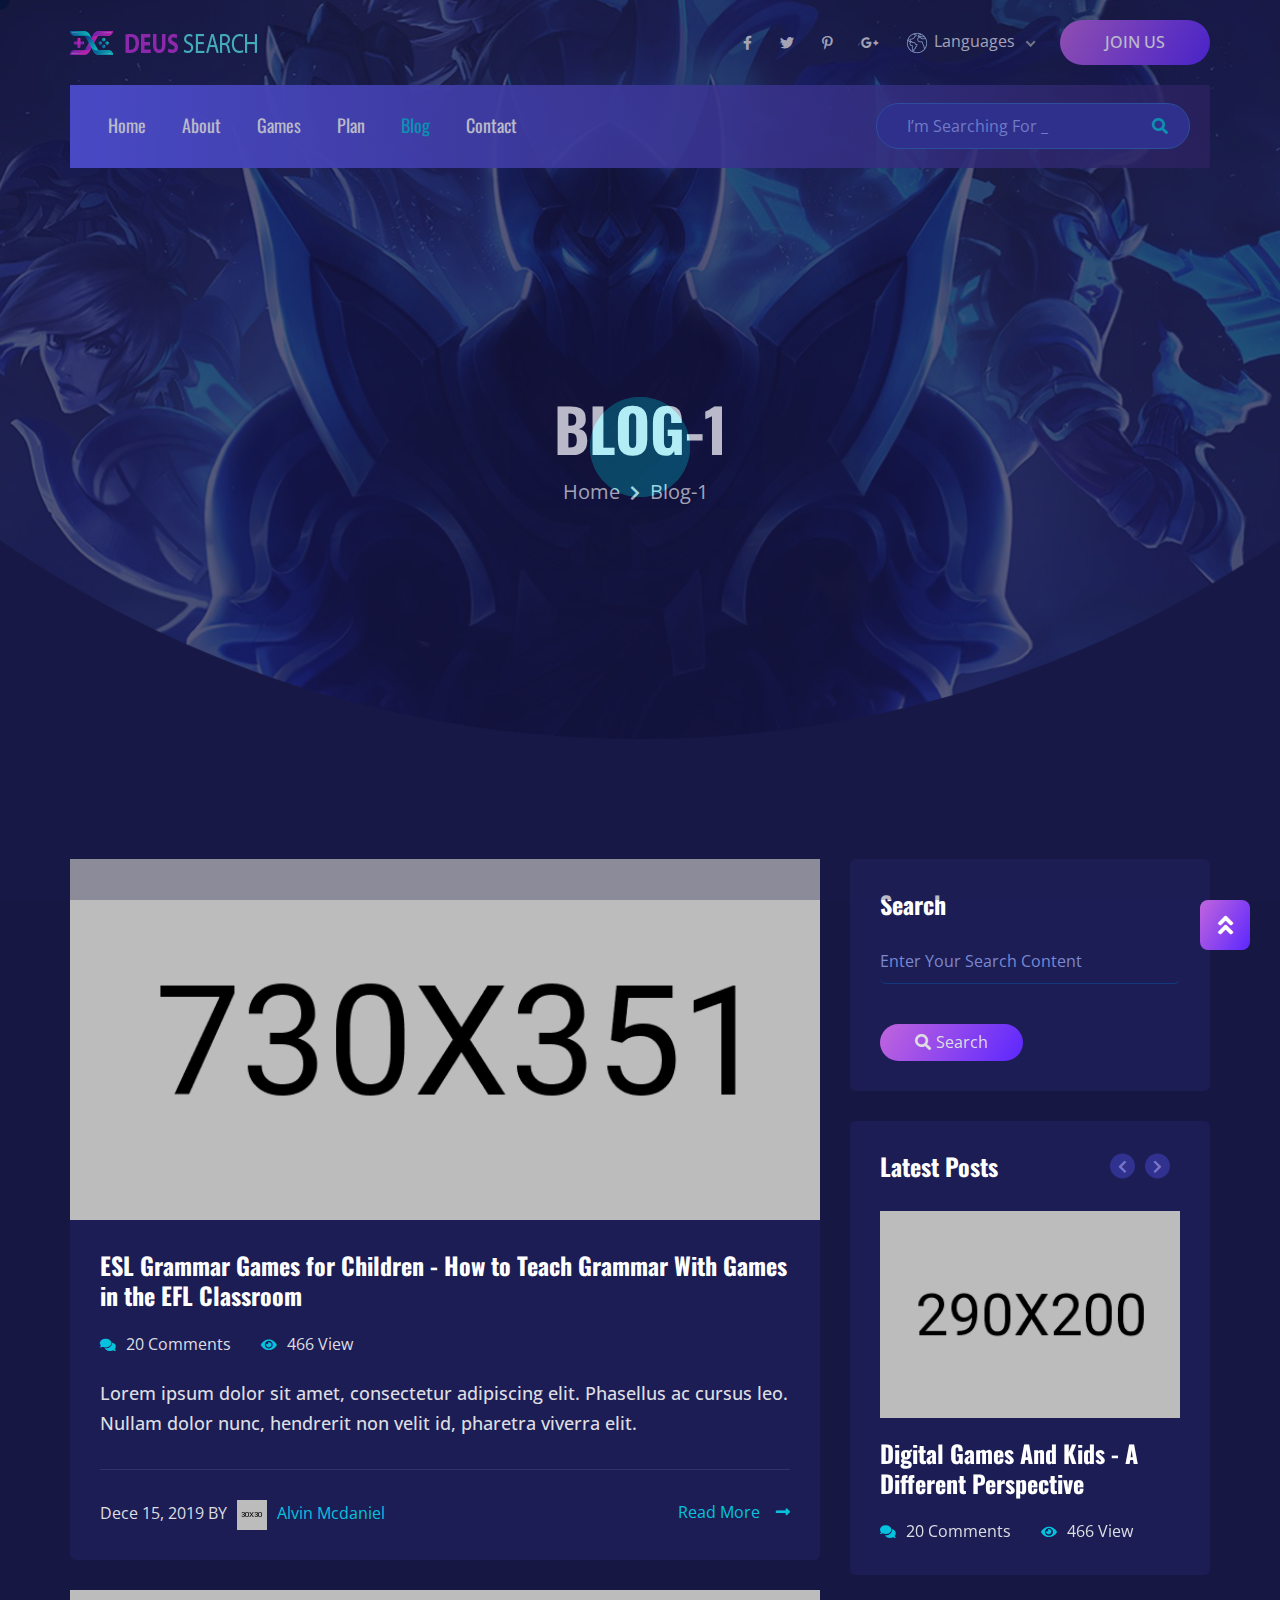
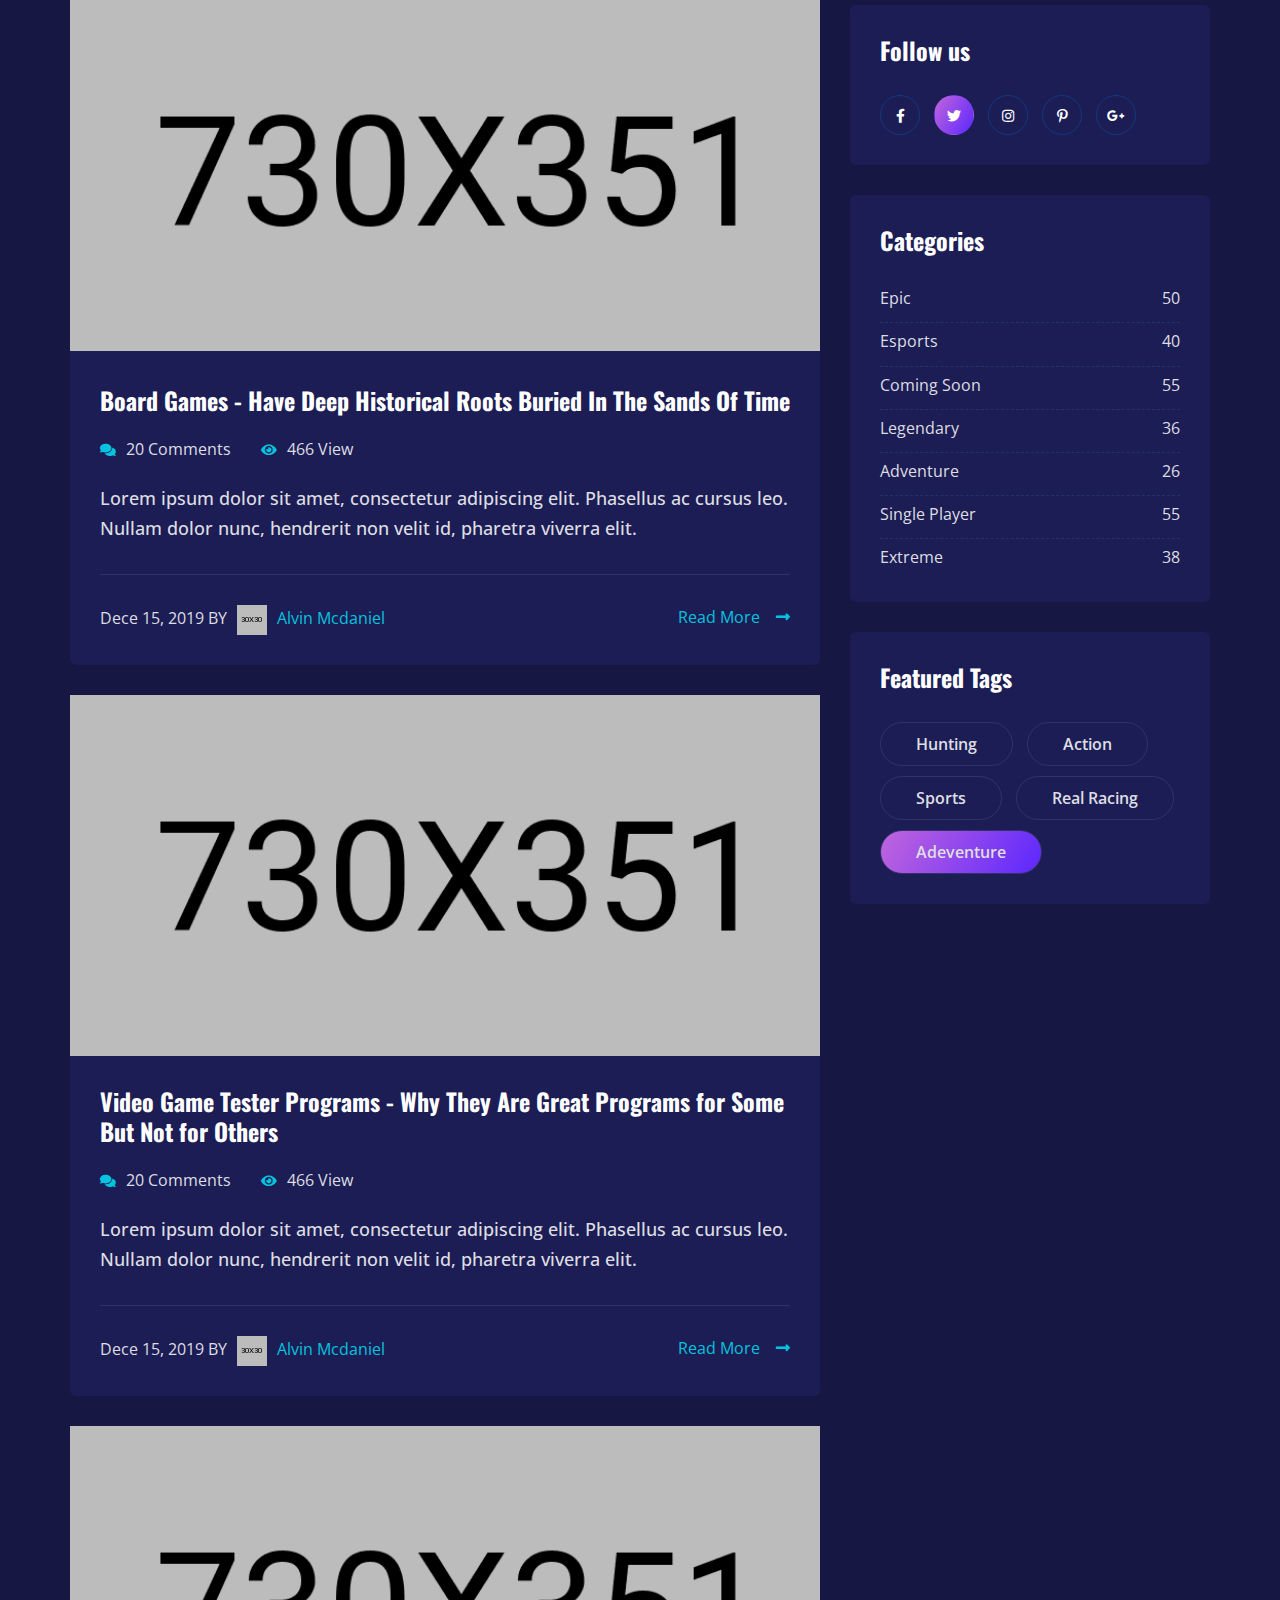
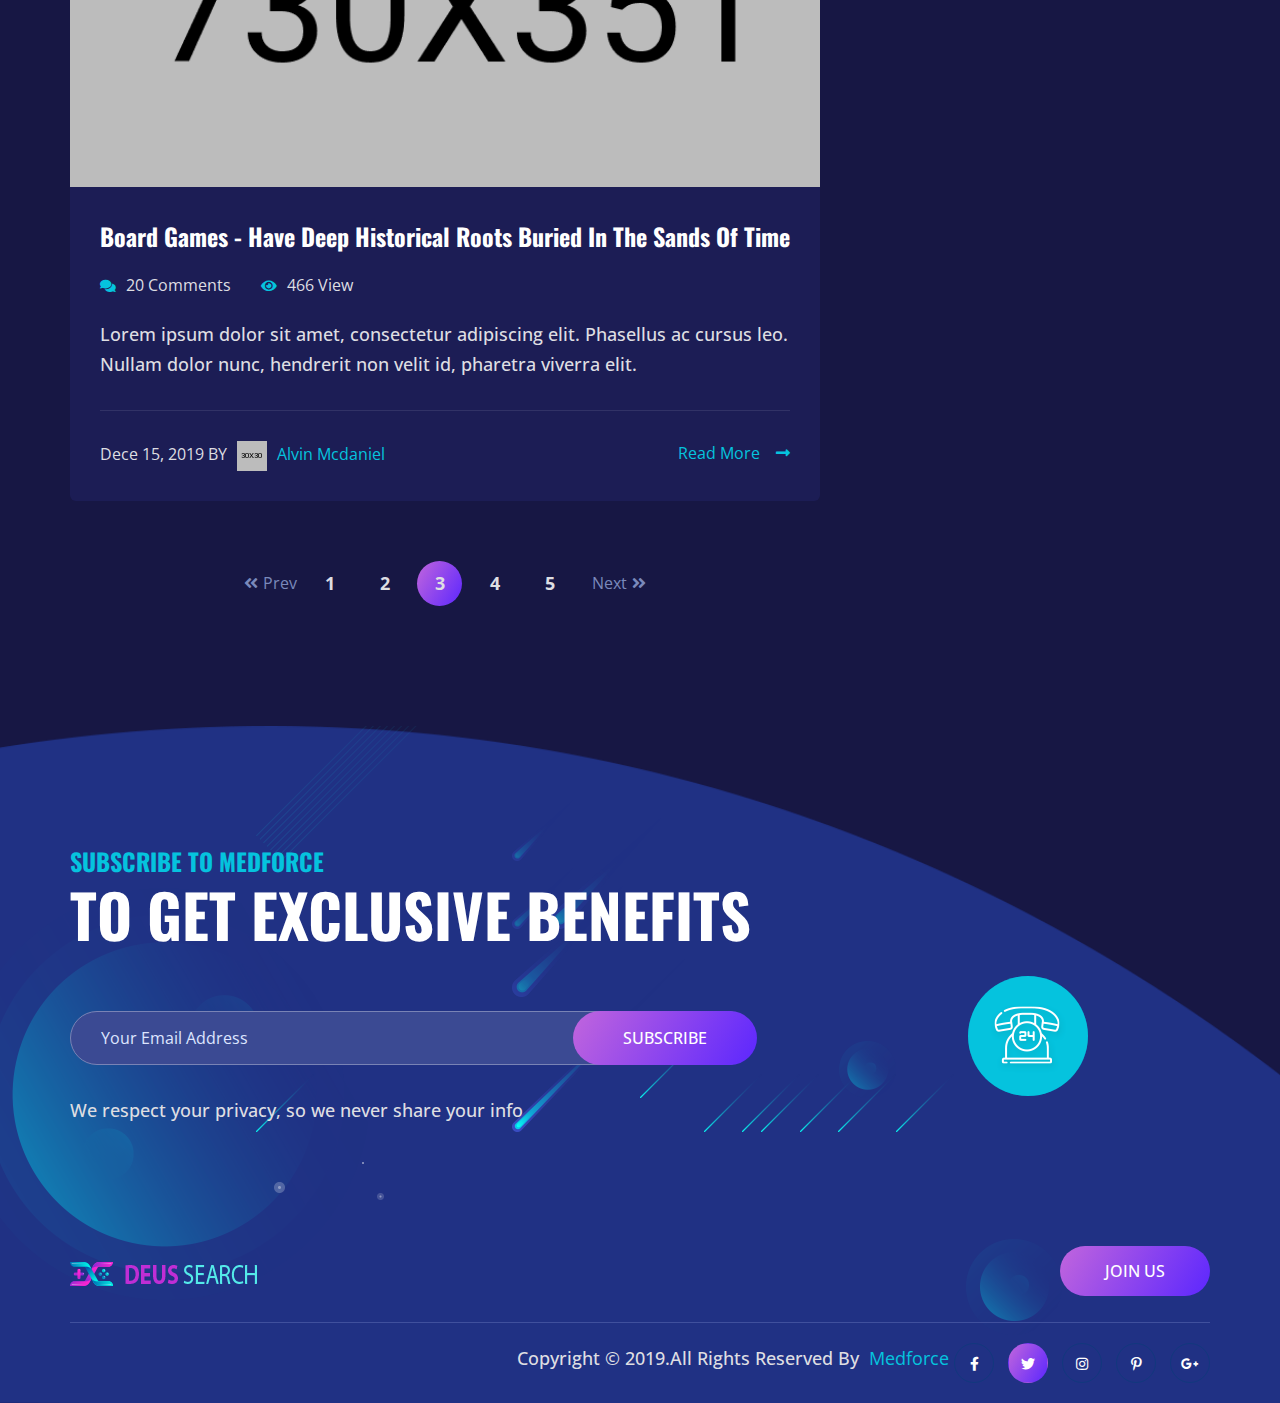
<file: demo/blog.html>
<!DOCTYPE html>
<html lang="en">
<head>
    <meta charset="UTF-8">
    <meta name="viewport" content="width=device-width, initial-scale=1.0">
    <meta http-equiv="X-UA-Compatible" content="ie=edge">
    <title>Medforce - Gaming Subscription Website Html Template</title>
    <!-- fontawesome css link -->
    <link rel="stylesheet" href="assets/css/fontawesome-all.min.css">
    <!-- flaticon css -->
    <link rel="stylesheet" href="assets/font/flaticon.css">
    <!-- magnific popup -->
    <link rel="stylesheet" href="assets/css/magnific-popup.css">
    <!-- nice-select css -->
    <link rel="stylesheet" href="assets/css/nice-select.css">
    <!-- bootstrap css link -->
    <link rel="stylesheet" href="assets/css/bootstrap.min.css">
    <!-- swipper css link -->
    <link rel="stylesheet" href="assets/css/swiper.min.css">
    <!-- favicon -->
    <link rel="shortcut icon" href="assets/images/banner/fav.png" type="image/x-icon">
    <!-- animate.css -->
    <link rel="stylesheet" href="assets/css/animate.css">
    <!-- datepicker.css -->
    <link rel="stylesheet" href="assets/css/datepicker.min.css">
    <!-- main style css link -->
    <link rel="stylesheet" href="assets/css/style.css">
    <!-- responsive css link -->
    <link rel="stylesheet" href="assets/css/responsive.css">
</head>
<body>


    <div class="preloader">
        <div class="preloader-inner">
            <div class="preloader-icon">
                <span></span>
                <span></span>
            </div><!-- /preloader-icon -->
        </div><!-- /preloader-inner -->
    </div><!-- /preloader -->


    <div class="cursor"></div>


    <!-- header-section start -->
    <header class="header-section">
        <div class="header">
            <div class="header-top-area">
                <div class="container">
                    <div class="header-top-content d-flex flex-wrap align-items-center justify-content-between">
                        <div class="header-logo">
                            <a class="site-logo site-title" href="index.html"><img src="assets/images/banner/logo.png" alt="site-logo"></a>
                        </div>
                        <div class="header-right d-flex flex-wrap align-items-center">
                            <div class="header-social-area">
                                <ul class="header-social">
                                    <li><a href="#0"><i class="fab fa-facebook-f"></i></a></li>
                                    <li><a href="#0" class="active"><i class="fab fa-twitter"></i></a></li>
                                    <li><a href="#0"><i class="fab fa-pinterest-p"></i></a></li>
                                    <li><a href="#0"><i class="fab fa-google-plus-g"></i></a></li>
                                </ul>
                            </div>
                            <div class="language-select-list d-flex flex-wrap">
                                <div class="language-thumb">
                                    <img src="assets/images/lang.png" alt="language">
                                </div>
                                <div class="language-select">
                                    <select class="select-bar">
                                        <option value="1">Languages</option>
                                        <option value="2">Bangla</option>
                                        <option value="3">Hindi</option>
                                    </select>
                                </div>
                            </div>
                            <div class="header-action">
                                <a href="#0" class="cmn-btn">Join Us</a>
                            </div>
                        </div>
                    </div>
                </div>
            </div>
            <div class="header-bottom">
                <div class="container">
                    <nav class="navbar navbar-expand-lg p-0">
                        <a class="site-logo site-title d-lg-none" href="index.html"><img src="assets/images/banner/logo.png" alt="site-logo"></a>
                        <button class="navbar-toggler ml-auto" type="button" data-toggle="collapse" data-target="#navbarSupportedContent" aria-controls="navbarSupportedContent" aria-expanded="false" aria-label="Toggle navigation">
                            <span class="fas fa-bars"></span>
                        </button>
                        <div class="collapse navbar-collapse" id="navbarSupportedContent">
                            <ul class="navbar-nav main-menu">
                                <li><a href="index.html">Home</a></li>
                                <li><a href="#0">About</a></li>
                                <li><a href="#0">Games</a></li>
                                <li><a href="#0">Plan</a></li>
                                <li class="menu_has_children active"><a href="#0">Blog</a>
                                    <ul class="sub-menu">
                                        <li><a href="blog.html">Blog Post</a></li>
                                        <li><a href="blog-details.html">Blog Details</a></li>
                                    </ul>
                                </li>
                                <li><a href="contact.html">Contact</a></li>
                            </ul>                 
                        </div>
                        <div class="header-search-bar">
                            <input type="text" name="text" placeholder="I’m searching for _">
                            <button class="header-search-btn"><i class="fas fa-search"></i></button>
                        </div>
                    </nav>
                </div>
            </div>
        </div>
    </header>
    <!-- header-section end -->


    <!-- inner-banner-section start -->
    <section class="inner-banner-section bg-overlay-black bg bg_img" data-background="assets/images/banner/inner.png">
        <div class="container">
            <div class="row justify-content-center">
                <div class="col-lg-12 text-center">
                    <div class="inner-banner-content">
                        <h2 class="title">Blog-1</h2>
                        <div class="breadcrumb-area">
                            <nav aria-label="breadcrumb">
                                <ol class="breadcrumb">
                                <li class="breadcrumb-item"><a href="index-1.html">Home</a></li>
                                <li class="breadcrumb-item active" aria-current="page">Blog-1</li>
                                </ol>
                            </nav>
                        </div>
                    </div>
                </div>
            </div>
        </div>
    </section>
    <!-- inner-banner-section end -->


    <a href="#" class="scrollToTop"><i class="fa fa-angle-double-up"></i></a>


    <!-- blog-section start -->
    <section class="blog-section bg pt-120 pb-120">
        <div class="container">
            <div class="row justify-content-center">
                <div class="col-lg-8">
                    <div class="blog-item mb-30">
                        <div class="blog-thumb">
                            <img src="assets/images/blog/blog-1.png" alt="blog">
                        </div>
                        <div class="blog-content">
                            <h3 class="title"><a href="blog-details.html">ESL Grammar Games for Children - How to Teach Grammar With Games in the EFL Classroom</a></h3>
                            <div class="blog-meta-post d-flex flex-wrap">
                                <span class="blog-comment"><a href="blog-details.html"><i class="fas fa-comments"></i>20 Comments</a></span>
                                <span class="blog-view"><a href="blog-details.html"><i class="fas fa-eye"></i>466 View</a></span>
                            </div>
                            <p>Lorem ipsum dolor sit amet, consectetur adipiscing elit. Phasellus ac cursus leo. Nullam dolor nunc, hendrerit non velit id, pharetra viverra elit.</p>
                            <div class="blog-footer-area d-flex flex-wrap justify-content-between">
                                <div class="blog-left-area d-flex flex-wrap">
                                    <span class="blog-date">Dece 15, 2019 BY </span>
                                    <div class="blog-footer-thumb-area d-flex flex-wrap">
                                        <div class="blog-footer-thumb">
                                            <img src="assets/images/blog/blog-footer.png" alt="blog">
                                        </div>
                                        <span class="blog-user"><a href="blog-details.html">Alvin Mcdaniel</a> </span>
                                    </div>
                                </div>
                                <div class="blog-right-area">
                                    <div class="blog-right-btn">
                                        <a href="blog-details.html" class="custom-btn">Read More<i class="fas fa-long-arrow-alt-right"></i></a>
                                    </div>
                                </div>
                            </div>
                        </div>
                    </div>
                    <div class="blog-item mb-30">
                        <div class="blog-thumb">
                            <img src="assets/images/blog/blog-2.png" alt="blog">
                        </div>
                        <div class="blog-content">
                            <h3 class="title"><a href="blog-details.html">Board Games - Have Deep Historical Roots Buried In The Sands Of Time</a></h3>
                            <div class="blog-meta-post d-flex flex-wrap">
                                <span class="blog-comment"><a href="blog-details.html"><i class="fas fa-comments"></i>20 Comments</a></span>
                                <span class="blog-view"><a href="blog-details.html"><i class="fas fa-eye"></i>466 View</a></span>
                            </div>
                            <p>Lorem ipsum dolor sit amet, consectetur adipiscing elit. Phasellus ac cursus leo. Nullam dolor nunc, hendrerit non velit id, pharetra viverra elit.</p>
                            <div class="blog-footer-area d-flex flex-wrap justify-content-between">
                                <div class="blog-left-area d-flex flex-wrap">
                                    <span class="blog-date">Dece 15, 2019 BY </span>
                                    <div class="blog-footer-thumb-area d-flex flex-wrap">
                                        <div class="blog-footer-thumb">
                                            <img src="assets/images/blog/blog-footer.png" alt="blog">
                                        </div>
                                        <span class="blog-user"><a href="blog-details.html">Alvin Mcdaniel</a> </span>
                                    </div>
                                </div>
                                <div class="blog-right-area">
                                    <div class="blog-right-btn">
                                        <a href="blog-details.html" class="custom-btn">Read More<i class="fas fa-long-arrow-alt-right"></i></a>
                                    </div>
                                </div>
                            </div>
                        </div>
                    </div>
                    <div class="blog-item mb-30">
                        <div class="blog-thumb">
                            <img src="assets/images/blog/blog-3.png" alt="blog">
                        </div>
                        <div class="blog-content">
                            <h3 class="title"><a href="blog-details.html">Video Game Tester Programs - Why They Are Great Programs for Some But Not for Others </a></h3>
                            <div class="blog-meta-post d-flex flex-wrap">
                                <span class="blog-comment"><a href="blog-details.html"><i class="fas fa-comments"></i>20 Comments</a></span>
                                <span class="blog-view"><a href="blog-details.html"><i class="fas fa-eye"></i>466 View</a></span>
                            </div>
                            <p>Lorem ipsum dolor sit amet, consectetur adipiscing elit. Phasellus ac cursus leo. Nullam dolor nunc, hendrerit non velit id, pharetra viverra elit.</p>
                            <div class="blog-footer-area d-flex flex-wrap justify-content-between">
                                <div class="blog-left-area d-flex flex-wrap">
                                    <span class="blog-date">Dece 15, 2019 BY </span>
                                    <div class="blog-footer-thumb-area d-flex flex-wrap">
                                        <div class="blog-footer-thumb">
                                            <img src="assets/images/blog/blog-footer.png" alt="blog">
                                        </div>
                                        <span class="blog-user"><a href="blog-details.html">Alvin Mcdaniel</a> </span>
                                    </div>
                                </div>
                                <div class="blog-right-area">
                                    <div class="blog-right-btn">
                                        <a href="blog-details.html" class="custom-btn">Read More<i class="fas fa-long-arrow-alt-right"></i></a>
                                    </div>
                                </div>
                            </div>
                        </div>
                    </div>
                    <div class="blog-item mb-30">
                        <div class="blog-thumb">
                            <img src="assets/images/blog/blog-4.png" alt="blog">
                        </div>
                        <div class="blog-content">
                            <h3 class="title"><a href="blog-details.html">Board Games - Have Deep Historical Roots Buried In The Sands Of Time </a></h3>
                            <div class="blog-meta-post d-flex flex-wrap">
                                <span class="blog-comment"><a href="blog-details.html"><i class="fas fa-comments"></i>20 Comments</a></span>
                                <span class="blog-view"><a href="blog-details.html"><i class="fas fa-eye"></i>466 View</a></span>
                            </div>
                            <p>Lorem ipsum dolor sit amet, consectetur adipiscing elit. Phasellus ac cursus leo. Nullam dolor nunc, hendrerit non velit id, pharetra viverra elit.</p>
                            <div class="blog-footer-area d-flex flex-wrap justify-content-between">
                                <div class="blog-left-area d-flex flex-wrap">
                                    <span class="blog-date">Dece 15, 2019 BY </span>
                                    <div class="blog-footer-thumb-area d-flex flex-wrap">
                                        <div class="blog-footer-thumb">
                                            <img src="assets/images/blog/blog-footer.png" alt="blog">
                                        </div>
                                        <span class="blog-user"><a href="blog-details.html">Alvin Mcdaniel</a> </span>
                                    </div>
                                </div>
                                <div class="blog-right-area">
                                    <div class="blog-right-btn">
                                        <a href="blog-details.html" class="custom-btn">Read More<i class="fas fa-long-arrow-alt-right"></i></a>
                                    </div>
                                </div>
                            </div>
                        </div>
                    </div>
                    <div class="row blog-pagination d-flex align-items-center justify-content-center mt-60">
                        <span class="prev"><a href="#"><i class="fas fa-angle-double-left"></i>Prev</a></span>                
                        <ul class="pagination">
                            <li><a href="#">1</a></li>
                            <li><a href="#">2</a></li>
                            <li class="active"><a href="#">3</a></li>
                            <li><a href="#">4</a></li>
                            <li><a href="#">5</a></li>
                        </ul>
                        <span class="next"><a href="#">Next<i class="fas fa-angle-double-right"></i></a></span>
                    </div>
                </div>
                <div class="col-lg-4">
                    <div class="sidebar">
                        <div class="widget-box mb-30">
                            <div class="search-widget-box">
                                <h3 class="title">Search</h3>
                                <div class="search-option">
                                    <input type="text" name="search" placeholder="Enter your Search Content">
                                </div>
                                <button class="search-submit" type="submit">
                                    <span><i class="fas fa-search"></i>Search</span>
                                </button>
                            </div>
                        </div>
                        <div class="widget-box mb-30">
                            <div class="post-widget-box">
                                <div class="post-header">
                                    <h3 class="title">Latest Posts</h3>
                                    <div class="ruddra-next">
                                        <i class="fas fa-chevron-right"></i>
                                    </div>
                                    <div class="ruddra-prev">
                                        <i class="fas fa-chevron-left"></i>
                                    </div>
                                </div>
                                <div class="blog-post-wrapper">
                                    <div class="swiper-wrapper">
                                        <div class="swiper-slide">
                                            <div class="blog-post-thumb">
                                                <img src="assets/images/blog/blog-post.png" alt="blog">
                                            </div>
                                            <div class="blog-post-content">
                                                <h3 class="title"><a href="blog-details.html">Digital Games And Kids - A Different Perspective</a></h3>
                                                <div class="blog-meta-post blog-meta-post-two d-flex flex-wrap">
                                                    <span class="blog-comment"><a href="blog-details.html"><i class="fas fa-comments"></i>20 Comments</a></span>
                                                    <span class="blog-view"><a href="blog-details.html"><i class="fas fa-eye"></i>466 View</a></span>
                                                </div>
                                            </div>
                                        </div>
                                    </div>
                                </div>
                            </div>
                        </div>
                        <div class="widget-box mb-30">
                            <div class="social-widget-box">
                                <h3 class="title">Follow us</h3>
                                <ul class="blog-social">
                                    <li><a href="#0"><i class="fab fa-facebook-f"></i></a></li>
                                    <li><a href="#0" class="active"><i class="fab fa-twitter"></i></a></li>
                                    <li><a href="#0"><i class="fab fa-instagram"></i></a></li>
                                    <li><a href="#0"><i class="fab fa-pinterest-p"></i></a></li>
                                    <li><a href="#0"><i class="fab fa-google-plus-g"></i></a></li>
                                </ul>
                            </div>
                        </div>
                        <div class="widget-box mb-30">
                            <div class="category-widget-box">
                                <h3 class="title">Categories</h3>
                                <ul class="category-content">
                                    <li><a href="#">Epic</a><span class="count">50</span></li>
                                    <li><a href="#">Esports</a><span class="count">40</span></li>
                                    <li><a href="#">Coming Soon</a><span class="count">55</span></li>
                                    <li><a href="#">Legendary</a><span class="count">36</span></li>
                                    <li><a href="#">Adventure</a><span class="count">26</span></li>
                                    <li><a href="#">Single Player</a><span class="count">55</span></li>
                                    <li><a href="#">Extreme</a><span class="count">38</span></li>
                                </ul>
                            </div>
                        </div>
                        <div class="widget-box">
                            <div class="tag-widget-box">
                                <h3 class="title">Featured Tags</h3>
                                <div class="tag-item-wrapper">
                                    <a href="#" class="tag-item">Hunting</a>
                                    <a href="#" class="tag-item">Action</a>
                                    <a href="#" class="tag-item">Sports</a>
                                    <a href="#" class="tag-item">Real Racing</a>
                                    <a href="#" class="tag-item active"> Adeventure</a>
                                </div>
                            </div>
                        </div>
                    </div>
                </div>
            </div>
        </div>
    </section>
    <!-- blog-section end -->


    


    <!-- footer-section start -->
    <section class="footer-section bg bg_img" data-background="assets/images/footer-bg.png">
        <div class="footer-element">
            <a href="tel:123456789"><img src="assets/images/phone.png" alt="phone"></a>
        </div>
        <div class="footer-element-one">
            <img src="assets/images/footer/footer-element-one.png" alt="element">
        </div>
        <div class="footer-element-two">
            <img src="assets/images/footer/footer-element-two.png" alt="element">
        </div>
        <div class="footer-element-three">
            <img src="assets/images/footer/line1.png" alt="element">
        </div>
        <div class="footer-element-four">
            <img src="assets/images/footer/line1.png" alt="element">
        </div>
        <div class="footer-element-five">
            <img src="assets/images/footer/line9.png" alt="element">
        </div>
        <div class="footer-element-six">
            <img src="assets/images/footer/line9.png" alt="element">
        </div>
        <div class="footer-element-seven">
            <img src="assets/images/footer/line3.png" alt="element">
        </div>
        <div class="footer-element-eight">
            <img src="assets/images/footer/line5.png" alt="element">
        </div>
        <div class="footer-element-nine">
            <img src="assets/images/footer/line5.png" alt="element">
        </div>
        <div class="footer-element-ten">
            <img src="assets/images/footer/line5.png" alt="element">
        </div>
        <div class="footer-element-eleven">
            <img src="assets/images/footer/line5.png" alt="element">
        </div>
        <div class="footer-element-twelve">
            <img src="assets/images/footer/line5.png" alt="element">
        </div>
        <div class="footer-element-thirteen">
            <img src="assets/images/footer/manyline.png" alt="element">
        </div>
        <div class="footer-element-fourteen">
            <img src="assets/images/footer/line5.png" alt="element">
        </div>
        <div class="footer-element-fifteen">
            <img src="assets/images/footer/line5.png" alt="element">
        </div>
        <div class="footer-element-sixteen">
            <img src="assets/images/footer/line5.png" alt="element">
        </div>
        <div class="footer-element-seventeen">
            <img src="assets/images/footer/circle3.png" alt="element">
        </div>
        <div class="footer-shape">
            <img src="assets/images/footer/dotline.png" alt="element">
        </div>
        <div class="container">
            <div class="row">
                <div class="col-lg-12">
                    <div class="footer-content">
                        <h3 class="sub-title">Subscribe to Medforce</h3>
                        <h2 class="title">To Get Exclusive Benefits</h2>
                        <form class="footer-form">
                            <input type="email" name="email" placeholder="Your Email Address">
                            <input type="submit" class="cmn-btn" value="Subscribe">
                        </form>
                        <p>We respect your privacy, so we never share your info</p>
                    </div>
                    <div class="footer-bottom d-flex flex-wrap justify-content-between align-items-center">
                        <div class="footer-logo">
                            <a href="#0"><img src="assets/images/banner/logo.png" alt="logo"></a>
                        </div>
                        <div class="footer-btn">
                            <a href="#0" class="cmn-btn">Join Us</a>
                        </div>
                    </div>
                    <div class="copyright-area d-flex flex-wrap justify-content-between">
                        <div class="copyright-content">
                            <p>Copyright © 2019.All Rights Reserved By <a href="#">Medforce</a></p>
                        </div>
                        <ul class="blog-social">
                            <li><a href="#0"><i class="fab fa-facebook-f"></i></a></li>
                            <li><a href="#0" class="active"><i class="fab fa-twitter"></i></a></li>
                            <li><a href="#0"><i class="fab fa-instagram"></i></a></li>
                            <li><a href="#0"><i class="fab fa-pinterest-p"></i></a></li>
                            <li><a href="#0"><i class="fab fa-google-plus-g"></i></a></li>
                        </ul>
                    </div>
                </div>
            </div>
        </div>
    </section> 
    <!-- footer-section end -->
    




<!-- jquery -->
<script src="assets/js/jquery-3.3.1.min.js"></script>
<!-- migarate-jquery -->
<script src="assets/js/jquery-migrate-3.0.0.js"></script>
<!-- bootstrap js -->
<script src="assets/js/bootstrap.min.js"></script>
<!-- magnific-popup js -->
<script src="assets/js/jquery.magnific-popup.js"></script>
<!-- isotope -->
<script src="assets/js/isotope.pkgd.min.js"></script>
<!-- nice-select js-->
<script src="assets/js/jquery.nice-select.js"></script>
<!-- swipper js -->
<script src="assets/js/swiper.min.js"></script>
<!-- waypoints js link -->
<script src="assets/js/jquery.waypoints.min.js"></script>
<!-- counterup js -->
<script src="assets/js/jquery.counterup.min.js"></script>
<!-- datepicker js -->
<script src="assets/js/datepicker.min.js"></script>
<!-- datepicker js -->
<script src="assets/js/datepicker.en.js"></script>
<!-- wow js file -->
<script src="assets/js/wow.min.js"></script>
<script src="assets/js/plugin.js"></script>
<!-- sidebar js -->
<script src="assets/js/theia-sticky-sidebar.min.js"></script>
<!-- paroller js -->
<script src="assets/js/jquery.paroller.min.js"></script>
<!-- main -->
<script src="assets/js/main.js"></script>


</body>
</html>
</file>
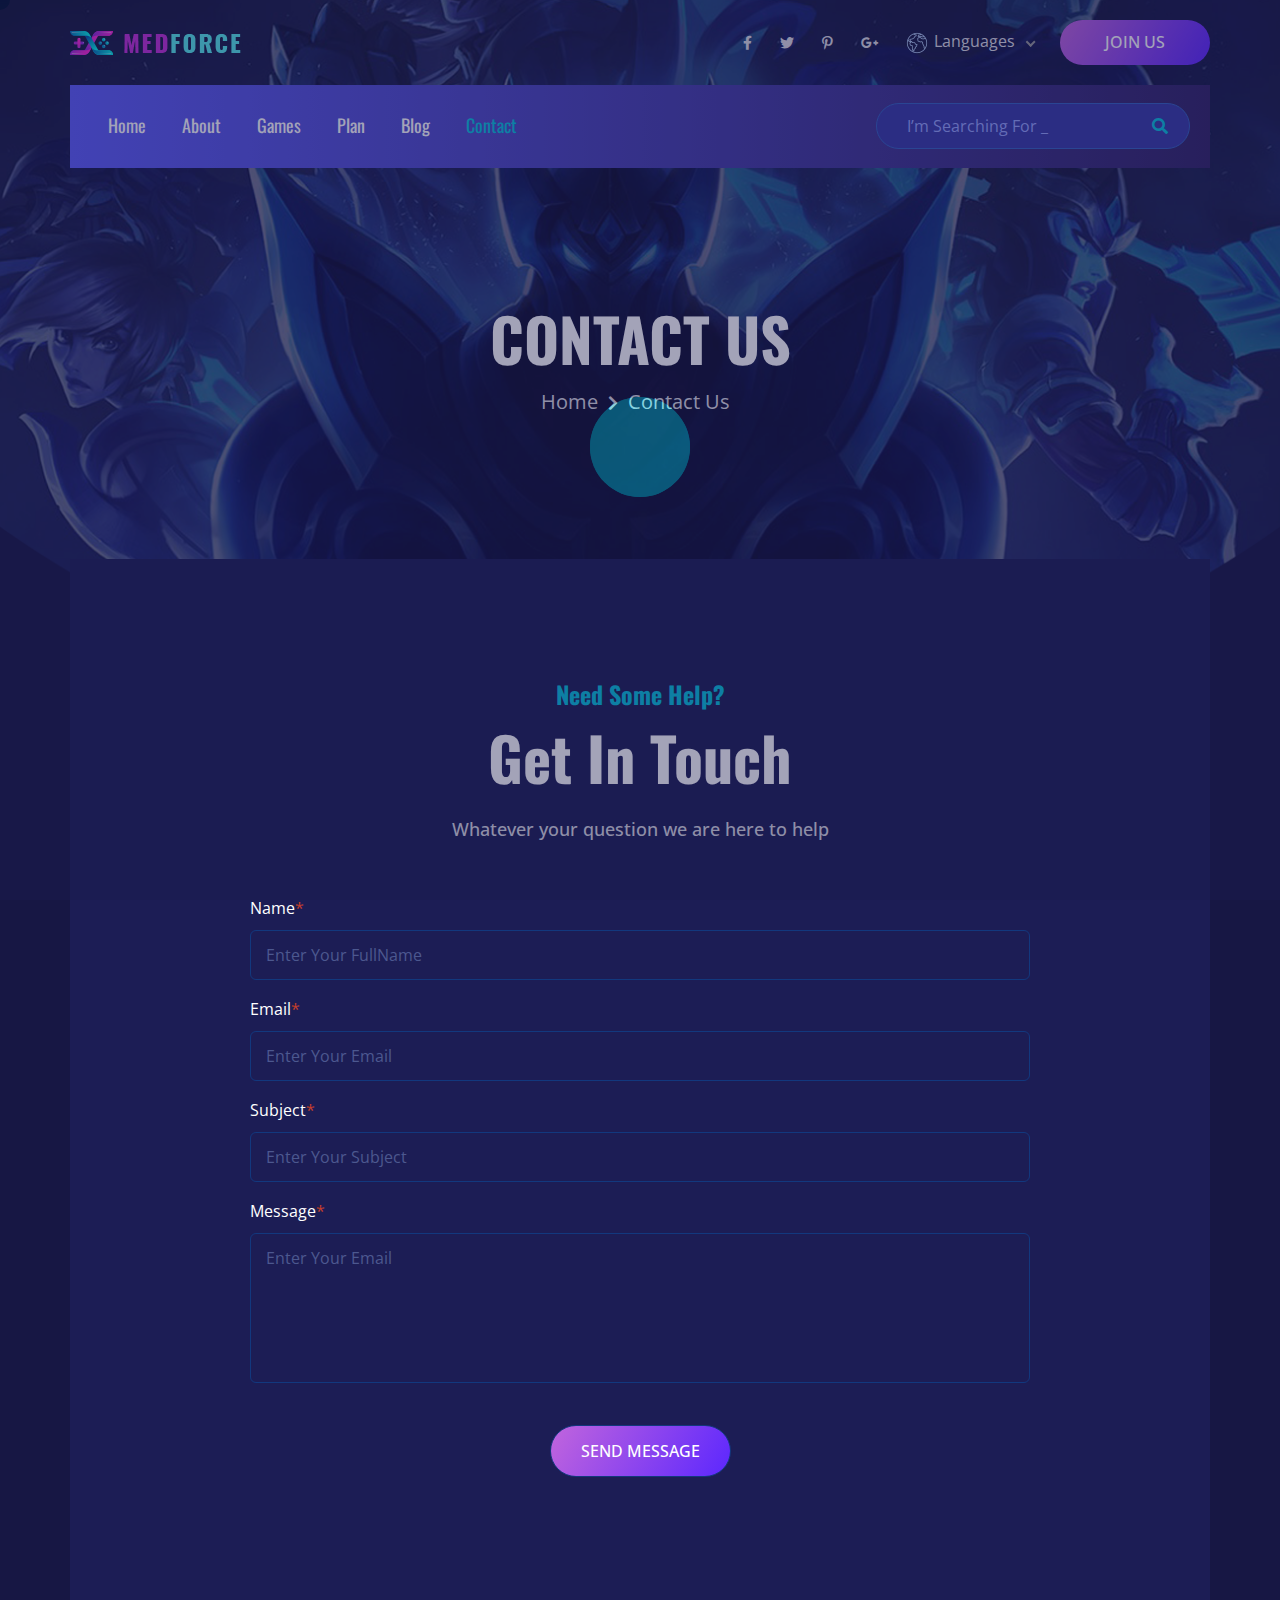
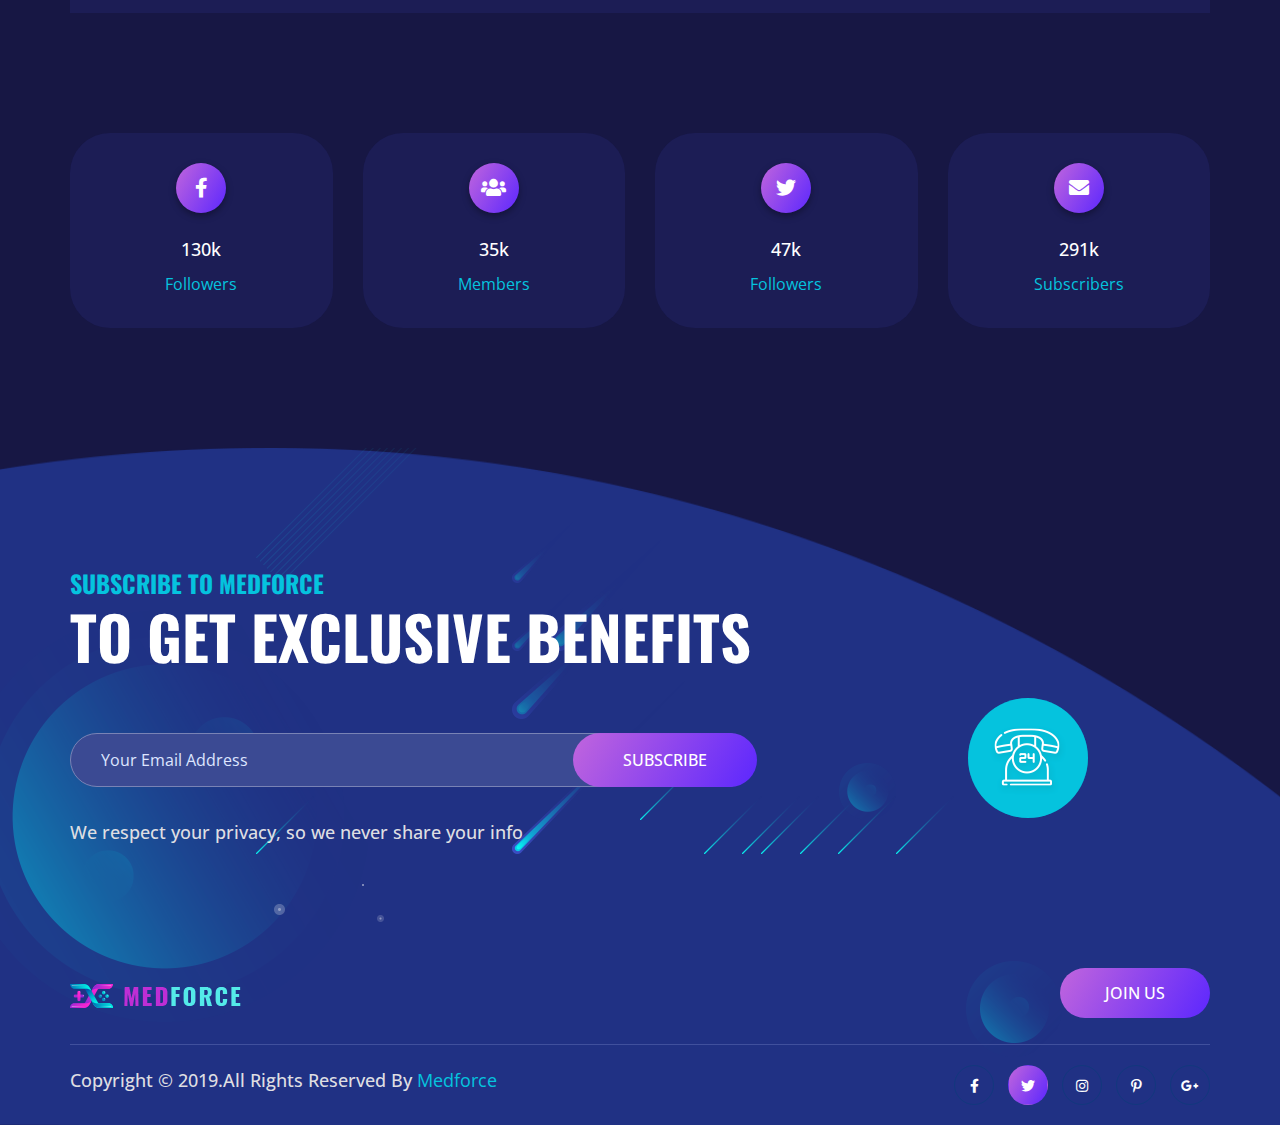
<file: medforce/buyer-file/contact.html>
<!DOCTYPE html>
<html lang="en">
<head>
    <meta charset="UTF-8">
    <meta name="viewport" content="width=device-width, initial-scale=1.0">
    <meta http-equiv="X-UA-Compatible" content="ie=edge">
    <title>Medforce - Gaming Subscription Website Html Template</title>
    <!-- fontawesome css link -->
    <link rel="stylesheet" href="assets/css/fontawesome-all.min.css">
    <!-- flaticon css -->
    <link rel="stylesheet" href="assets/font/flaticon.css">
    <!-- magnific popup -->
    <link rel="stylesheet" href="assets/css/magnific-popup.css">
    <!-- nice-select css -->
    <link rel="stylesheet" href="assets/css/nice-select.css">
    <!-- bootstrap css link -->
    <link rel="stylesheet" href="assets/css/bootstrap.min.css">
    <!-- swipper css link -->
    <link rel="stylesheet" href="assets/css/swiper.min.css">
    <!-- favicon -->
    <link rel="shortcut icon" href="assets/images/banner/fav.png" type="image/x-icon">
    <!-- animate.css -->
    <link rel="stylesheet" href="assets/css/animate.css">
    <!-- datepicker.css -->
    <link rel="stylesheet" href="assets/css/datepicker.min.css">
    <!-- main style css link -->
    <link rel="stylesheet" href="assets/css/style.css">
    <!-- responsive css link -->
    <link rel="stylesheet" href="assets/css/responsive.css">
</head>
<body>


    <div class="preloader">
        <div class="preloader-inner">
            <div class="preloader-icon">
                <span></span>
                <span></span>
            </div><!-- /preloader-icon -->
        </div><!-- /preloader-inner -->
    </div><!-- /preloader -->


    <div class="cursor"></div>


    <!-- header-section start -->
    <header class="header-section">
        <div class="header">
            <div class="header-top-area">
                <div class="container">
                    <div class="header-top-content d-flex flex-wrap align-items-center justify-content-between">
                        <div class="header-logo">
                            <a class="site-logo site-title" href="index.html"><img src="assets/images/banner/logo.png" alt="site-logo"></a>
                        </div>
                        <div class="header-right d-flex flex-wrap align-items-center">
                            <div class="header-social-area">
                                <ul class="header-social">
                                    <li><a href="#0"><i class="fab fa-facebook-f"></i></a></li>
                                    <li><a href="#0" class="active"><i class="fab fa-twitter"></i></a></li>
                                    <li><a href="#0"><i class="fab fa-pinterest-p"></i></a></li>
                                    <li><a href="#0"><i class="fab fa-google-plus-g"></i></a></li>
                                </ul>
                            </div>
                            <div class="language-select-list d-flex flex-wrap">
                                <div class="language-thumb">
                                    <img src="assets/images/lang.png" alt="language">
                                </div>
                                <div class="language-select">
                                    <select class="select-bar">
                                        <option value="1">Languages</option>
                                        <option value="2">Bangla</option>
                                        <option value="3">Hindi</option>
                                    </select>
                                </div>
                            </div>
                            <div class="header-action">
                                <a href="#0" class="cmn-btn">Join Us</a>
                            </div>
                        </div>
                    </div>
                </div>
            </div>
            <div class="header-bottom">
                <div class="container">
                    <nav class="navbar navbar-expand-lg p-0">
                        <a class="site-logo site-title d-lg-none" href="index.html"><img src="assets/images/banner/logo.png" alt="site-logo"></a>
                        <button class="navbar-toggler ml-auto" type="button" data-toggle="collapse" data-target="#navbarSupportedContent" aria-controls="navbarSupportedContent" aria-expanded="false" aria-label="Toggle navigation">
                            <span class="fas fa-bars"></span>
                        </button>
                        <div class="collapse navbar-collapse" id="navbarSupportedContent">
                            <ul class="navbar-nav main-menu">
                                <li><a href="index.html">Home</a></li>
                                <li><a href="#0">About</a></li>
                                <li><a href="#0">Games</a></li>
                                <li><a href="#0">Plan</a></li>
                                <li class="menu_has_children"><a href="#0">Blog</a>
                                    <ul class="sub-menu">
                                        <li><a href="blog.html">Blog Post</a></li>
                                        <li><a href="blog-details.html">Blog Details</a></li>
                                    </ul>
                                </li>
                                <li class="active"><a href="contact.html">Contact</a></li>
                            </ul>                 
                        </div>
                        <div class="header-search-bar">
                            <input type="text" name="text" placeholder="I’m searching for _">
                            <button class="header-search-btn"><i class="fas fa-search"></i></button>
                        </div>
                    </nav>
                </div>
            </div>
        </div>
    </header>
    <!-- header-section end -->


    <!-- inner-banner-section start -->
    <section class="inner-banner-section inner-banner-section--style bg-overlay-black bg bg_img" data-background="assets/images/banner/inner.png">
        <div class="container">
            <div class="row justify-content-center">
                <div class="col-lg-12 text-center">
                    <div class="inner-banner-content">
                        <h2 class="title">Contact Us</h2>
                        <div class="breadcrumb-area">
                            <nav aria-label="breadcrumb">
                                <ol class="breadcrumb">
                                <li class="breadcrumb-item"><a href="index-1.html">Home</a></li>
                                <li class="breadcrumb-item active" aria-current="page">Contact us</li>
                                </ol>
                            </nav>
                        </div>
                    </div>
                </div>
            </div>
        </div>
    </section>
    <!-- inner-banner-section end -->


    <!-- contact-section-start -->
    <section class="contact-section bg">
        <div class="container">
            <div class="row justify-content-center">
                <div class="col-lg-12 text-center">
                    <div class="contact-area">
                        <div class="contact-header">
                            <h3 class="sub-title">Need some help?</h3>
                            <h2 class="title">Get in Touch</h2>
                            <p>Whatever your question we are here to help</p>
                        </div>
                        <div class="contact-form-area">
                            <form class="contact-form">
                                <div class="row">
                                    <div class="col-lg-12 form-group text-left">
                                        <label>Name<span>*</span></label>
                                        <input type="text" name="name" placeholder="Enter Your FullName">
                                    </div>
                                    <div class="col-lg-12 form-group text-left">
                                        <label>Email<span>*</span></label>
                                        <input type="email" name="email" placeholder="Enter Your Email">
                                    </div>
                                    <div class="col-lg-12 form-group text-left">
                                        <label>Subject<span>*</span></label>
                                        <input type="text" name="subject" placeholder="Enter Your Subject">
                                    </div>
                                    <div class="col-lg-12 form-group text-left">
                                        <label>Message<span>*</span></label>
                                        <textarea placeholder="Enter Your Email"></textarea>
                                    </div>
                                    <div class="col-lg-12 form-group text-center">
                                        <input type="submit" class="cmn-btn" value="Send Message">
                                    </div>
                                </div>
                            </form>
                        </div>
                    </div>
                </div>
            </div>
        </div>
    </section>
    <!-- contact-section-end -->


    <!-- contact-item-section start -->
    <section class="contact-section bg pt-120 pb-120">
        <div class="container">
            <div class="row mb-30-none">
                <div class="col-lg-3 col-md-6 col-sm-6 mb-30">
                    <div class="contact-item text-center">
                        <div class="contact-item-icon">
                            <i class="fab fa-facebook-f"></i>
                        </div>
                        <h3 class="title">130k</h3>
                        <span class="sub-title">Followers</span>
                    </div>
                </div>
                <div class="col-lg-3 col-md-6 col-sm-6 mb-30">
                    <div class="contact-item text-center">
                        <div class="contact-item-icon">
                            <i class="fas fa-users"></i>
                        </div>
                        <h3 class="title">35k</h3>
                        <span class="sub-title">Members</span>
                    </div>
                </div>
                <div class="col-lg-3 col-md-6 col-sm-6 mb-30">
                    <div class="contact-item text-center">
                        <div class="contact-item-icon">
                            <i class="fab fa-twitter"></i>
                        </div>
                        <h3 class="title">47k</h3>
                        <span class="sub-title">Followers</span>
                    </div>
                </div>
                <div class="col-lg-3 col-md-6 col-sm-6 mb-30">
                    <div class="contact-item text-center">
                        <div class="contact-item-icon">
                            <i class="fas fa-envelope"></i>
                        </div>
                        <h3 class="title">291k</h3>
                        <span class="sub-title">Subscribers</span>
                    </div>
                </div>
            </div>
        </div>
    </section>
    <!-- contact-item-section end -->


    


    <!-- footer-section start -->
    <section class="footer-section bg bg_img" data-background="assets/images/footer-bg.png">
        <div class="footer-element">
            <a href="tel:123456789"><img src="assets/images/phone.png" alt="phone"></a>
        </div>
        <div class="footer-element-one">
            <img src="assets/images/footer/footer-element-one.png" alt="element">
        </div>
        <div class="footer-element-two">
            <img src="assets/images/footer/footer-element-two.png" alt="element">
        </div>
        <div class="footer-element-three">
            <img src="assets/images/footer/line1.png" alt="element">
        </div>
        <div class="footer-element-four">
            <img src="assets/images/footer/line1.png" alt="element">
        </div>
        <div class="footer-element-five">
            <img src="assets/images/footer/line9.png" alt="element">
        </div>
        <div class="footer-element-six">
            <img src="assets/images/footer/line9.png" alt="element">
        </div>
        <div class="footer-element-seven">
            <img src="assets/images/footer/line3.png" alt="element">
        </div>
        <div class="footer-element-eight">
            <img src="assets/images/footer/line5.png" alt="element">
        </div>
        <div class="footer-element-nine">
            <img src="assets/images/footer/line5.png" alt="element">
        </div>
        <div class="footer-element-ten">
            <img src="assets/images/footer/line5.png" alt="element">
        </div>
        <div class="footer-element-eleven">
            <img src="assets/images/footer/line5.png" alt="element">
        </div>
        <div class="footer-element-twelve">
            <img src="assets/images/footer/line5.png" alt="element">
        </div>
        <div class="footer-element-thirteen">
            <img src="assets/images/footer/manyline.png" alt="element">
        </div>
        <div class="footer-element-fourteen">
            <img src="assets/images/footer/line5.png" alt="element">
        </div>
        <div class="footer-element-fifteen">
            <img src="assets/images/footer/line5.png" alt="element">
        </div>
        <div class="footer-element-sixteen">
            <img src="assets/images/footer/line5.png" alt="element">
        </div>
        <div class="footer-element-seventeen">
            <img src="assets/images/footer/circle3.png" alt="element">
        </div>
        <div class="footer-shape">
            <img src="assets/images/footer/dotline.png" alt="element">
        </div>
        <div class="container">
            <div class="row">
                <div class="col-lg-12">
                    <div class="footer-content">
                        <h3 class="sub-title">Subscribe to Medforce</h3>
                        <h2 class="title">To Get Exclusive Benefits</h2>
                        <form class="footer-form">
                            <input type="email" name="email" placeholder="Your Email Address">
                            <input type="submit" class="cmn-btn" value="Subscribe">
                        </form>
                        <p>We respect your privacy, so we never share your info</p>
                    </div>
                    <div class="footer-bottom d-flex flex-wrap justify-content-between align-items-center">
                        <div class="footer-logo">
                            <a href="#0"><img src="assets/images/banner/logo.png" alt="logo"></a>
                        </div>
                        <div class="footer-btn">
                            <a href="#0" class="cmn-btn">Join Us</a>
                        </div>
                    </div>
                    <div class="copyright-area d-flex flex-wrap justify-content-between">
                        <div class="copyright-content">
                            <p>Copyright © 2019.All Rights Reserved By <a href="#">Medforce</a></p>
                        </div>
                        <ul class="blog-social">
                            <li><a href="#0"><i class="fab fa-facebook-f"></i></a></li>
                            <li><a href="#0" class="active"><i class="fab fa-twitter"></i></a></li>
                            <li><a href="#0"><i class="fab fa-instagram"></i></a></li>
                            <li><a href="#0"><i class="fab fa-pinterest-p"></i></a></li>
                            <li><a href="#0"><i class="fab fa-google-plus-g"></i></a></li>
                        </ul>
                    </div>
                </div>
            </div>
        </div>
    </section> 
    <!-- footer-section end -->
    




<!-- jquery -->
<script src="assets/js/jquery-3.3.1.min.js"></script>
<!-- migarate-jquery -->
<script src="assets/js/jquery-migrate-3.0.0.js"></script>
<!-- bootstrap js -->
<script src="assets/js/bootstrap.min.js"></script>
<!-- magnific-popup js -->
<script src="assets/js/jquery.magnific-popup.js"></script>
<!-- isotope -->
<script src="assets/js/isotope.pkgd.min.js"></script>
<!-- nice-select js-->
<script src="assets/js/jquery.nice-select.js"></script>
<!-- swipper js -->
<script src="assets/js/swiper.min.js"></script>
<!-- waypoints js link -->
<script src="assets/js/jquery.waypoints.min.js"></script>
<!-- counterup js -->
<script src="assets/js/jquery.counterup.min.js"></script>
<!-- datepicker js -->
<script src="assets/js/datepicker.min.js"></script>
<!-- datepicker js -->
<script src="assets/js/datepicker.en.js"></script>
<!-- wow js file -->
<script src="assets/js/wow.min.js"></script>
<script src="assets/js/plugin.js"></script>
<!-- paroller js -->
<script src="assets/js/jquery.paroller.min.js"></script>
<!-- main -->
<script src="assets/js/main.js"></script>


</body>
</html>
</file>
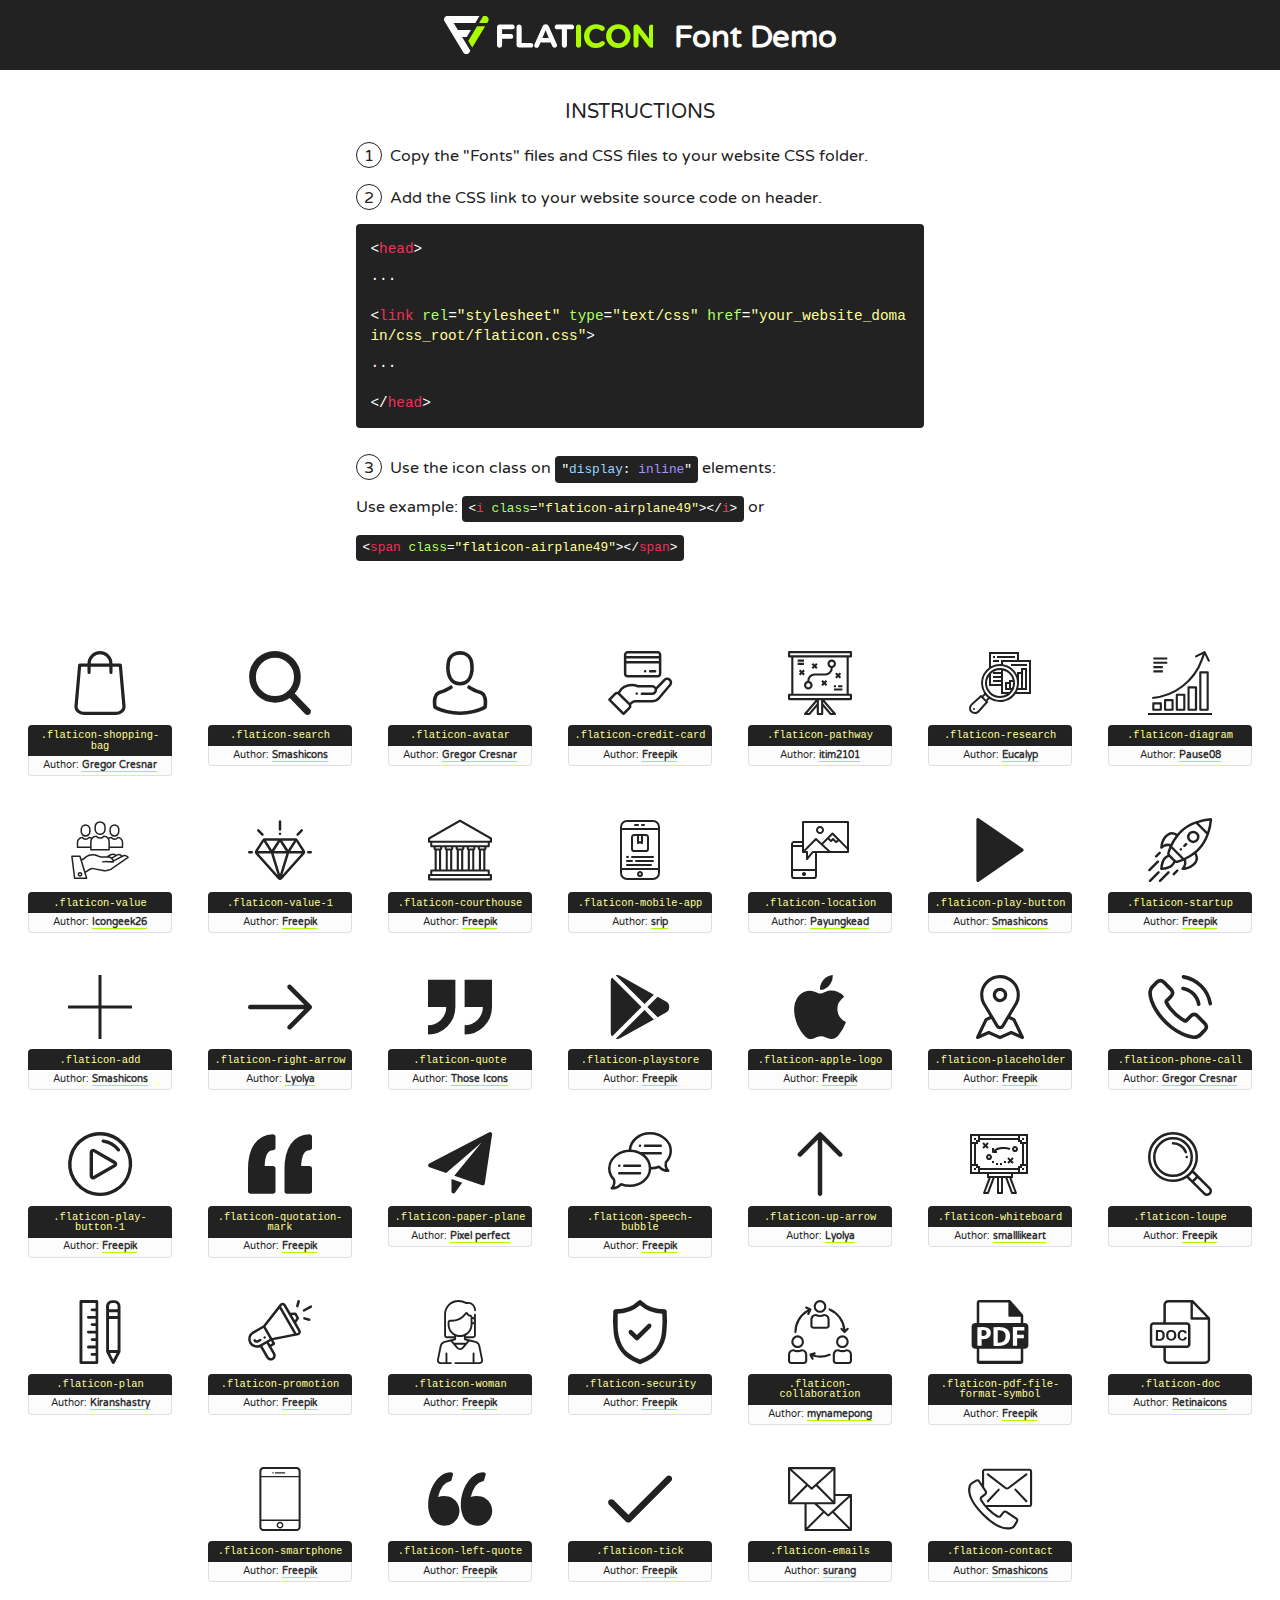
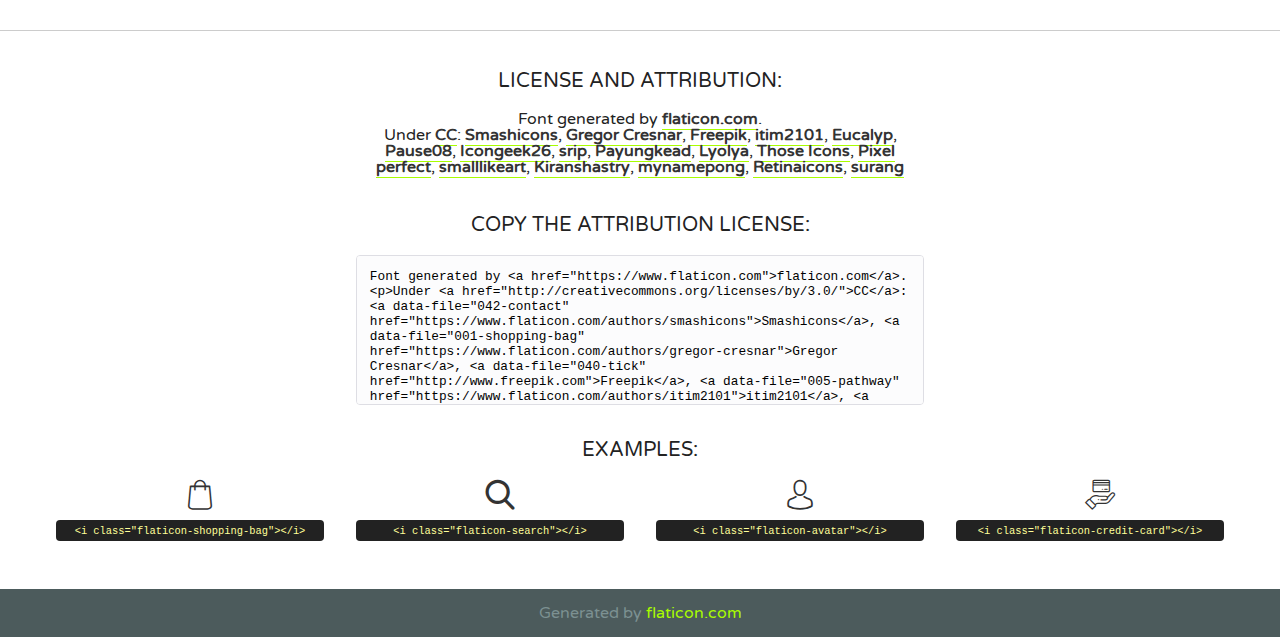
<file: demo/assets/font/flaticon.html>
<!DOCTYPE html>
<!--
  Flaticon icon font: Flaticon
  Creation date: 26/11/2019 06:55
-->
<html>
<!DOCTYPE html>
<html>

<head>
    <title>Flaticon WebFont</title>
    <link href="http://fonts.googleapis.com/css?family=Varela+Round" rel="stylesheet" type="text/css" />
    <link rel="stylesheet" type="text/css" href="flaticon.css">
    <meta charset="UTF-8">
    <style>
    html, body, div, span, applet, object, iframe,
    h1, h2, h3, h4, h5, h6, p, blockquote, pre,
    a, abbr, acronym, address, big, cite, code,
    del, dfn, em, img, ins, kbd, q, s, samp,
    small, strike, strong, sub, sup, tt, var,
    b, u, i, center,
    dl, dt, dd, ol, ul, li,
    fieldset, form, label, legend,
    table, caption, tbody, tfoot, thead, tr, th, td,
    article, aside, canvas, details, embed, 
    figure, figcaption, footer, header, hgroup, 
    menu, nav, output, ruby, section, summary,
    time, mark, audio, video {
        margin: 0;
        padding: 0;
        border: 0;
        font-size: 100%;
        font: inherit;
        vertical-align: baseline;
    }
    /* HTML5 display-role reset for older browsers */
    article, aside, details, figcaption, figure, 
    footer, header, hgroup, menu, nav, section {
        display: block;
    }
    body {
        line-height: 1;
    }
    ol, ul {
        list-style: none;
    }
    blockquote, q {
        quotes: none;
    }
    blockquote:before, blockquote:after,
    q:before, q:after {
        content: '';
        content: none;
    }
    table {
        border-collapse: collapse;
        border-spacing: 0;
    }
    body {
        font-family: 'Varela Round', Helvetica, Arial, sans-serif;
        font-size: 16px;
        color: #222;
    }
    a {
        color: #333;
        border-bottom: 1px solid #a9fd00;
        font-weight: bold;
        text-decoration: none;
    }
    * {
        -moz-box-sizing: border-box;
        -webkit-box-sizing: border-box;
        box-sizing: border-box;
        margin: 0;
        padding: 0;
    }
    [class^="flaticon-"]:before, [class*=" flaticon-"]:before, [class^="flaticon-"]:after, [class*=" flaticon-"]:after {
        font-family: Flaticon;
        font-size: 30px;
        font-style: normal;
        margin-left: 20px;
        color: #333;
    }
    .wrapper {
        max-width: 600px;
        margin: auto;
        padding: 0 1em;
    }
    .title {
        font-size: 1.25em;
        text-align: center;
        margin-bottom: 1em;
        text-transform: uppercase;
    }
    header {
        text-align: center;
        background-color: #222;
        color: #fff;
        padding: 1em;
    }
    header .logo {
        width: 210px;
        height: 38px;
        display: inline-block;
        vertical-align: middle;
        margin-right: 1em;
        border: none;
    }
    header strong {
        font-size: 1.95em;
        font-weight: bold;
        vertical-align: middle;
        margin-top: 5px;
        display: inline-block;
    }
    .demo {
        margin: 2em auto;
        line-height: 1.25em;
    }
    .demo ul li {
        margin-bottom: 1em;
    }
    .demo ul li .num {
        color: #222;
        border-radius: 20px;
        display: inline-block;
        width: 26px;
        padding: 3px;
        height: 26px;
        text-align: center;
        margin-right: 0.5em;
        border: 1px solid #222;
    }
    .demo ul li code {
        background-color: #222;
        border-radius: 4px;
        padding: 0.25em 0.5em;
        display: inline-block;
        color: #fff;
        font-family: Consolas,Monaco,Lucida Console,Liberation Mono,DejaVu Sans Mono,Bitstream Vera Sans Mono,Courier New, monospace;
        font-weight: lighter;
        margin-top: 1em;
        font-size: 0.8em;
        word-break: break-all;
    }
    .demo ul li code.big {
        padding: 1em;
        font-size: 0.9em;
    }
    .demo ul li code .red {
        color: #EF3159;
    }
    .demo ul li code .green {
        color: #ACFF65;
    }
    .demo ul li code .yellow {
        color: #FFFF99;
    }
    .demo ul li code .blue {
        color: #99D3FF;
    }
    .demo ul li code .purple {
        color: #A295FF;
    }
    .demo ul li code .dots {
        margin-top: 0.5em;
        display: block;
    }
    #glyphs {
        border-bottom: 1px solid #ccc;
        padding: 2em 0;
        text-align: center;
    }
    .glyph {
        display: inline-block;
        width: 9em;
        margin: 1em;
        text-align: center;
        vertical-align: top;
        background: #FFF;
    }
    .glyph .glyph-icon {
        padding: 10px;
        display: block;
        font-family:"Flaticon";
        font-size: 64px;
        line-height: 1;
    }
    .glyph .glyph-icon:before {
        font-size: 64px;
        color: #222;
        margin-left: 0;
    }
    .class-name {
        font-size: 0.65em;
        background-color: #222;
        color: #fff;
        border-radius: 4px 4px 0 0;
        padding: 0.5em;
        color: #FFFF99;
        font-family: Consolas,Monaco,Lucida Console,Liberation Mono,DejaVu Sans Mono,Bitstream Vera Sans Mono,Courier New, monospace;
    }
    .author-name {
        font-size: 0.6em;
        background-color: #fcfcfd;
        border: 1px solid #DEDEE4;
        border-top: 0;
        border-radius: 0 0 4px 4px;
        padding: 0.5em;
    }
    .class-name:last-child {
        font-size: 10px;
        color:#888;
    }
    .class-name:last-child a {
        font-size: 10px;
        color:#555;
    }
    .class-name:last-child a:hover {
        color:#a9fd00;
    }
    .glyph > input {
        display: block;
        width: 100px;
        margin: 5px auto;
        text-align: center;
        font-size: 12px;
        cursor: text;
    }
    .glyph > input.icon-input {
        font-family:"Flaticon";
        font-size: 16px;
        margin-bottom: 10px;
    }
    .attribution .title {
        margin-top: 2em;
    }
    .attribution textarea {
        background-color: #fcfcfd;
        padding: 1em;
        border: none;
        box-shadow: none;
        border: 1px solid #DEDEE4;
        border-radius: 4px;
        resize: none;
        width: 100%;
        height: 150px;
        font-size: 0.8em;
        font-family: Consolas,Monaco,Lucida Console,Liberation Mono,DejaVu Sans Mono,Bitstream Vera Sans Mono,Courier New, monospace;
        -webkit-appearance: none;
    }
    .iconsuse {
        margin: 2em auto;
        text-align: center;
        max-width: 1200px;
    }
    .iconsuse:after {
        content: '';
        display: table;
        clear: both;
    }
    .iconsuse .image {
        float: left;
        width: 25%;
        padding: 0 1em;
    }
    .iconsuse .image p {
        margin-bottom: 1em;
    }
    .iconsuse .image span {
        display: block;
        font-size: 0.65em;
        background-color: #222;
        color: #fff;
        border-radius: 4px;
        padding: 0.5em;
        color: #FFFF99;
        margin-top: 1em;
        font-family: Consolas,Monaco,Lucida Console,Liberation Mono,DejaVu Sans Mono,Bitstream Vera Sans Mono,Courier New, monospace;
    }
    #footer {
        text-align: center;
        background-color: #4C5B5C;
        color: #7c9192;
        padding: 1em;
    }
    #footer a {
        border: none;
        color: #a9fd00;
        font-weight: normal;
    }
    @media (max-width: 960px) {
        .iconsuse .image {
            width: 50%;
        }
    }
    @media (max-width: 560px) {
        .iconsuse .image {
            width: 100%;
        }
    }
    </style>
</head>

<body class="characters-off">

    <header>
        <a href="https://www.flaticon.com" target="_blank" class="logo">
            <svg version="1.1" xmlns="http://www.w3.org/2000/svg" xmlns:xlink="http://www.w3.org/1999/xlink" xmlns:a="http://ns.adobe.com/AdobeSVGViewerExtensions/3.0/" viewBox="0 0 560.875 102.036" enable-background="new 0 0 560.875 102.036" xml:space="preserve">
                <defs>
                </defs>
                <g>
                    <g class="letters">
                        <path fill="#ffffff" d="M141.596,29.675c0-3.777,2.985-6.767,6.764-6.767h34.438c3.426,0,6.15,2.728,6.15,6.15
                        c0,3.43-2.724,6.149-6.15,6.149h-27.674v13.091h23.719c3.429,0,6.151,2.724,6.151,6.15c0,3.43-2.723,6.149-6.151,6.149h-23.719
                        v17.574c0,3.773-2.986,6.761-6.764,6.761c-3.779,0-6.764-2.989-6.764-6.761V29.675z"></path>
                        <path fill="#ffffff" d="M193.844,29.149c0-3.781,2.985-6.767,6.764-6.767c3.776,0,6.763,2.985,6.763,6.767v42.957h25.039
                        c3.426,0,6.149,2.726,6.149,6.153c0,3.425-2.723,6.15-6.149,6.15h-31.802c-3.779,0-6.764-2.986-6.764-6.768V29.149z"></path>
                        <path fill="#ffffff" d="M241.891,75.71l21.438-48.407c1.492-3.341,4.215-5.357,7.906-5.357h0.792
                        c3.686,0,6.323,2.017,7.815,5.357l21.439,48.407c0.436,0.967,0.701,1.845,0.701,2.723c0,3.602-2.809,6.501-6.414,6.501
                        c-3.161,0-5.269-1.845-6.499-4.655l-4.132-9.661h-27.059l-4.301,10.102c-1.144,2.631-3.426,4.214-6.237,4.214
                        c-3.517,0-6.24-2.81-6.24-6.325C241.1,77.64,241.451,76.677,241.891,75.71z M279.932,58.666l-8.521-20.297l-8.526,20.297H279.932
                        z"></path>
                        <path fill="#ffffff" d="M314.864,35.387H301.86c-3.429,0-6.239-2.813-6.239-6.238c0-3.429,2.811-6.24,6.239-6.24h39.533
                        c3.426,0,6.237,2.811,6.237,6.24c0,3.425-2.811,6.238-6.237,6.238h-13.001v42.785c0,3.773-2.99,6.761-6.764,6.761
                        c-3.779,0-6.764-2.989-6.764-6.761V35.387z"></path>
                        <path fill="#A9FD00" d="M352.615,29.149c0-3.781,2.985-6.767,6.767-6.767c3.774,0,6.761,2.985,6.761,6.767v49.024
                        c0,3.773-2.987,6.761-6.761,6.761c-3.781,0-6.767-2.989-6.767-6.761V29.149z"></path>
                        <path fill="#A9FD00" d="M374.132,53.836v-0.179c0-17.481,13.178-31.801,32.065-31.801c9.22,0,15.459,2.458,20.557,6.238
                        c1.402,1.054,2.637,2.985,2.637,5.357c0,3.692-2.985,6.59-6.681,6.59c-1.845,0-3.071-0.702-4.044-1.319
                        c-3.776-2.813-7.729-4.393-12.562-4.393c-10.364,0-17.831,8.611-17.831,19.154v0.173c0,10.542,7.291,19.329,17.831,19.329
                        c5.715,0,9.492-1.756,13.359-4.834c1.049-0.874,2.458-1.491,4.039-1.491c3.429,0,6.325,2.813,6.325,6.236
                        c0,2.106-1.056,3.78-2.282,4.834c-5.539,4.834-12.036,7.733-21.878,7.733C387.572,85.464,374.132,71.493,374.132,53.836z"></path>
                        <path fill="#A9FD00" d="M433.009,53.836v-0.179c0-17.481,13.79-31.801,32.766-31.801c18.981,0,32.592,14.143,32.592,31.628v0.173
                        c0,17.483-13.785,31.807-32.769,31.807C446.625,85.464,433.009,71.32,433.009,53.836z M484.224,53.836v-0.179
                        c0-10.539-7.725-19.326-18.626-19.326c-10.893,0-18.449,8.611-18.449,19.154v0.173c0,10.542,7.73,19.329,18.626,19.329
                        C476.676,72.986,484.224,64.378,484.224,53.836z"></path>
                        <path fill="#A9FD00" d="M506.233,29.321c0-3.774,2.99-6.763,6.767-6.763h1.401c3.252,0,5.183,1.583,7.029,3.953l26.093,34.265
                        V29.059c0-3.692,2.99-6.677,6.681-6.677c3.683,0,6.671,2.985,6.671,6.677v48.934c0,3.78-2.987,6.765-6.764,6.765h-0.436
                        c-3.257,0-5.188-1.581-7.034-3.953l-27.056-35.492v32.944c0,3.687-2.985,6.676-6.678,6.676c-3.683,0-6.673-2.989-6.673-6.676
                        V29.321z"></path>
                    </g>
                    <g class="insignia">
                        <path fill="#ffffff" d="M48.372,56.137h12.517l11.156-18.537H37.186L25.688,18.539h57.825L94.668,0H9.271
                        C5.925,0,2.842,1.801,1.198,4.716c-1.644,2.907-1.593,6.482,0.134,9.343l50.38,83.501c1.678,2.781,4.689,4.476,7.938,4.476
                        c3.246,0,6.257-1.695,7.935-4.476l2.898-4.804L48.372,56.137z"></path>
                        <g class="i">
                            <path fill="#A9FD00" d="M93.575,18.539h0.031v0.004l21.652,0.004l2.705-4.488c1.727-2.861,1.778-6.436,0.133-9.343
                            C116.454,1.801,113.371,0,110.026,0h-5.294L93.575,18.539z"></path>
                            <polygon fill="#A9FD00" points="88.291,27.356 64.725,66.486 75.519,84.404 109.942,27.356"></polygon>
                        </g>
                    </g>
                </g>
            </svg>
        </a>
        <strong>Font Demo</strong>
    </header>


    <section class="demo wrapper">

        <p class="title">Instructions</p>

        <ul>
            <li>
                <span class="num">1</span>Copy the "Fonts" files and CSS files to your website CSS folder.
            </li>
            <li>
                <span class="num">2</span>Add the CSS link to your website source code on header.
                <code class="big">
                    &lt;<span class="red">head</span>&gt;
                    <br/><span class="dots">...</span>
                    <br/>&lt;<span class="red">link</span> <span class="green">rel</span>=<span class="yellow">"stylesheet"</span> <span class="green">type</span>=<span class="yellow">"text/css"</span> <span class="green">href</span>=<span class="yellow">"your_website_domain/css_root/flaticon.css"</span>&gt;
                    <br/><span class="dots">...</span>
                    <br/>&lt;/<span class="red">head</span>&gt;
                </code>
            </li>

            <li>
                <p>
                    <span class="num">3</span>Use the icon class on <code>"<span class="blue">display</span>:<span class="purple"> inline</span>"</code> elements:
                    <br />
                    Use example: <code>&lt;<span class="red">i</span> <span class="green">class</span>=<span class="yellow">&quot;flaticon-airplane49&quot;</span>&gt;&lt;/<span class="red">i</span>&gt;</code> or <code>&lt;<span class="red">span</span> <span class="green">class</span>=<span class="yellow">&quot;flaticon-airplane49&quot;</span>&gt;&lt;/<span class="red">span</span>&gt;</code>
            </li>
        </ul>

    </section>




   <section id="glyphs">          
    
      
        <div class="glyph"><div class="glyph-icon flaticon-shopping-bag"></div>
            <div class="class-name">.flaticon-shopping-bag</div>
            <div class="author-name">Author: <a data-file="001-shopping-bag" href="https://www.flaticon.com/authors/gregor-cresnar">Gregor Cresnar</a> </div> 
        </div>        
        
        <div class="glyph"><div class="glyph-icon flaticon-search"></div>
            <div class="class-name">.flaticon-search</div>
            <div class="author-name">Author: <a data-file="002-search" href="https://www.flaticon.com/authors/smashicons">Smashicons</a> </div> 
        </div>        
        
        <div class="glyph"><div class="glyph-icon flaticon-avatar"></div>
            <div class="class-name">.flaticon-avatar</div>
            <div class="author-name">Author: <a data-file="003-avatar" href="https://www.flaticon.com/authors/gregor-cresnar">Gregor Cresnar</a> </div> 
        </div>        
        
        <div class="glyph"><div class="glyph-icon flaticon-credit-card"></div>
            <div class="class-name">.flaticon-credit-card</div>
            <div class="author-name">Author: <a data-file="004-credit-card" href="http://www.freepik.com">Freepik</a> </div> 
        </div>        
        
        <div class="glyph"><div class="glyph-icon flaticon-pathway"></div>
            <div class="class-name">.flaticon-pathway</div>
            <div class="author-name">Author: <a data-file="005-pathway" href="https://www.flaticon.com/authors/itim2101">itim2101</a> </div> 
        </div>        
        
        <div class="glyph"><div class="glyph-icon flaticon-research"></div>
            <div class="class-name">.flaticon-research</div>
            <div class="author-name">Author: <a data-file="006-research" href="https://www.flaticon.com/authors/eucalyp">Eucalyp</a> </div> 
        </div>        
        
        <div class="glyph"><div class="glyph-icon flaticon-diagram"></div>
            <div class="class-name">.flaticon-diagram</div>
            <div class="author-name">Author: <a data-file="007-diagram" href="https://www.flaticon.com/authors/pause08">Pause08</a> </div> 
        </div>        
        
        <div class="glyph"><div class="glyph-icon flaticon-value"></div>
            <div class="class-name">.flaticon-value</div>
            <div class="author-name">Author: <a data-file="008-value" href="https://www.flaticon.com/authors/icongeek26">Icongeek26</a> </div> 
        </div>        
        
        <div class="glyph"><div class="glyph-icon flaticon-value-1"></div>
            <div class="class-name">.flaticon-value-1</div>
            <div class="author-name">Author: <a data-file="009-value-1" href="http://www.freepik.com">Freepik</a> </div> 
        </div>        
        
        <div class="glyph"><div class="glyph-icon flaticon-courthouse"></div>
            <div class="class-name">.flaticon-courthouse</div>
            <div class="author-name">Author: <a data-file="010-courthouse" href="http://www.freepik.com">Freepik</a> </div> 
        </div>        
        
        <div class="glyph"><div class="glyph-icon flaticon-mobile-app"></div>
            <div class="class-name">.flaticon-mobile-app</div>
            <div class="author-name">Author: <a data-file="011-mobile-app" href="https://www.flaticon.com/authors/srip">srip</a> </div> 
        </div>        
        
        <div class="glyph"><div class="glyph-icon flaticon-location"></div>
            <div class="class-name">.flaticon-location</div>
            <div class="author-name">Author: <a data-file="012-location" href="https://www.flaticon.com/authors/payungkead">Payungkead</a> </div> 
        </div>        
        
        <div class="glyph"><div class="glyph-icon flaticon-play-button"></div>
            <div class="class-name">.flaticon-play-button</div>
            <div class="author-name">Author: <a data-file="013-play-button" href="https://www.flaticon.com/authors/smashicons">Smashicons</a> </div> 
        </div>        
        
        <div class="glyph"><div class="glyph-icon flaticon-startup"></div>
            <div class="class-name">.flaticon-startup</div>
            <div class="author-name">Author: <a data-file="014-startup" href="http://www.freepik.com">Freepik</a> </div> 
        </div>        
        
        <div class="glyph"><div class="glyph-icon flaticon-add"></div>
            <div class="class-name">.flaticon-add</div>
            <div class="author-name">Author: <a data-file="015-add" href="https://www.flaticon.com/authors/smashicons">Smashicons</a> </div> 
        </div>        
        
        <div class="glyph"><div class="glyph-icon flaticon-right-arrow"></div>
            <div class="class-name">.flaticon-right-arrow</div>
            <div class="author-name">Author: <a data-file="016-right-arrow" href="https://www.flaticon.com/authors/lyolya">Lyolya</a> </div> 
        </div>        
        
        <div class="glyph"><div class="glyph-icon flaticon-quote"></div>
            <div class="class-name">.flaticon-quote</div>
            <div class="author-name">Author: <a data-file="017-quote" href="https://www.flaticon.com/authors/those-icons">Those Icons</a> </div> 
        </div>        
        
        <div class="glyph"><div class="glyph-icon flaticon-playstore"></div>
            <div class="class-name">.flaticon-playstore</div>
            <div class="author-name">Author: <a data-file="018-playstore" href="http://www.freepik.com">Freepik</a> </div> 
        </div>        
        
        <div class="glyph"><div class="glyph-icon flaticon-apple-logo"></div>
            <div class="class-name">.flaticon-apple-logo</div>
            <div class="author-name">Author: <a data-file="020-apple-logo" href="http://www.freepik.com">Freepik</a> </div> 
        </div>        
        
        <div class="glyph"><div class="glyph-icon flaticon-placeholder"></div>
            <div class="class-name">.flaticon-placeholder</div>
            <div class="author-name">Author: <a data-file="021-placeholder" href="http://www.freepik.com">Freepik</a> </div> 
        </div>        
        
        <div class="glyph"><div class="glyph-icon flaticon-phone-call"></div>
            <div class="class-name">.flaticon-phone-call</div>
            <div class="author-name">Author: <a data-file="022-phone-call" href="https://www.flaticon.com/authors/gregor-cresnar">Gregor Cresnar</a> </div> 
        </div>        
        
        <div class="glyph"><div class="glyph-icon flaticon-play-button-1"></div>
            <div class="class-name">.flaticon-play-button-1</div>
            <div class="author-name">Author: <a data-file="023-play-button-1" href="http://www.freepik.com">Freepik</a> </div> 
        </div>        
        
        <div class="glyph"><div class="glyph-icon flaticon-quotation-mark"></div>
            <div class="class-name">.flaticon-quotation-mark</div>
            <div class="author-name">Author: <a data-file="024-quotation-mark" href="http://www.freepik.com">Freepik</a> </div> 
        </div>        
        
        <div class="glyph"><div class="glyph-icon flaticon-paper-plane"></div>
            <div class="class-name">.flaticon-paper-plane</div>
            <div class="author-name">Author: <a data-file="025-paper-plane" href="https://www.flaticon.com/authors/pixel-perfect">Pixel perfect</a> </div> 
        </div>        
        
        <div class="glyph"><div class="glyph-icon flaticon-speech-bubble"></div>
            <div class="class-name">.flaticon-speech-bubble</div>
            <div class="author-name">Author: <a data-file="026-speech-bubble" href="http://www.freepik.com">Freepik</a> </div> 
        </div>        
        
        <div class="glyph"><div class="glyph-icon flaticon-up-arrow"></div>
            <div class="class-name">.flaticon-up-arrow</div>
            <div class="author-name">Author: <a data-file="027-up-arrow" href="https://www.flaticon.com/authors/lyolya">Lyolya</a> </div> 
        </div>        
        
        <div class="glyph"><div class="glyph-icon flaticon-whiteboard"></div>
            <div class="class-name">.flaticon-whiteboard</div>
            <div class="author-name">Author: <a data-file="028-whiteboard" href="https://www.flaticon.com/authors/smalllikeart">smalllikeart</a> </div> 
        </div>        
        
        <div class="glyph"><div class="glyph-icon flaticon-loupe"></div>
            <div class="class-name">.flaticon-loupe</div>
            <div class="author-name">Author: <a data-file="029-loupe" href="http://www.freepik.com">Freepik</a> </div> 
        </div>        
        
        <div class="glyph"><div class="glyph-icon flaticon-plan"></div>
            <div class="class-name">.flaticon-plan</div>
            <div class="author-name">Author: <a data-file="030-plan" href="https://www.flaticon.com/authors/kiranshastry">Kiranshastry</a> </div> 
        </div>        
        
        <div class="glyph"><div class="glyph-icon flaticon-promotion"></div>
            <div class="class-name">.flaticon-promotion</div>
            <div class="author-name">Author: <a data-file="031-promotion" href="http://www.freepik.com">Freepik</a> </div> 
        </div>        
        
        <div class="glyph"><div class="glyph-icon flaticon-woman"></div>
            <div class="class-name">.flaticon-woman</div>
            <div class="author-name">Author: <a data-file="032-woman" href="http://www.freepik.com">Freepik</a> </div> 
        </div>        
        
        <div class="glyph"><div class="glyph-icon flaticon-security"></div>
            <div class="class-name">.flaticon-security</div>
            <div class="author-name">Author: <a data-file="033-security" href="http://www.freepik.com">Freepik</a> </div> 
        </div>        
        
        <div class="glyph"><div class="glyph-icon flaticon-collaboration"></div>
            <div class="class-name">.flaticon-collaboration</div>
            <div class="author-name">Author: <a data-file="034-collaboration" href="https://www.flaticon.com/authors/mynamepong">mynamepong</a> </div> 
        </div>        
        
        <div class="glyph"><div class="glyph-icon flaticon-pdf-file-format-symbol"></div>
            <div class="class-name">.flaticon-pdf-file-format-symbol</div>
            <div class="author-name">Author: <a data-file="035-pdf-file-format-symbol" href="http://www.freepik.com">Freepik</a> </div> 
        </div>        
        
        <div class="glyph"><div class="glyph-icon flaticon-doc"></div>
            <div class="class-name">.flaticon-doc</div>
            <div class="author-name">Author: <a data-file="036-doc" href="https://www.flaticon.com/authors/retinaicons">Retinaicons</a> </div> 
        </div>        
        
        <div class="glyph"><div class="glyph-icon flaticon-smartphone"></div>
            <div class="class-name">.flaticon-smartphone</div>
            <div class="author-name">Author: <a data-file="038-smartphone" href="http://www.freepik.com">Freepik</a> </div> 
        </div>        
        
        <div class="glyph"><div class="glyph-icon flaticon-left-quote"></div>
            <div class="class-name">.flaticon-left-quote</div>
            <div class="author-name">Author: <a data-file="039-left-quote" href="http://www.freepik.com">Freepik</a> </div> 
        </div>        
        
        <div class="glyph"><div class="glyph-icon flaticon-tick"></div>
            <div class="class-name">.flaticon-tick</div>
            <div class="author-name">Author: <a data-file="040-tick" href="http://www.freepik.com">Freepik</a> </div> 
        </div>        
        
        <div class="glyph"><div class="glyph-icon flaticon-emails"></div>
            <div class="class-name">.flaticon-emails</div>
            <div class="author-name">Author: <a data-file="041-emails" href="https://www.flaticon.com/authors/surang">surang</a> </div> 
        </div>        
        
        <div class="glyph"><div class="glyph-icon flaticon-contact"></div>
            <div class="class-name">.flaticon-contact</div>
            <div class="author-name">Author: <a data-file="042-contact" href="https://www.flaticon.com/authors/smashicons">Smashicons</a> </div> 
        </div>        
        

    </section>



    <section class="attribution wrapper"   style="text-align:center;">

      <div class="title">License and attribution:</div><div class="attrDiv">Font generated by <a href="https://www.flaticon.com">flaticon.com</a>. <div><p>Under <a href="http://creativecommons.org/licenses/by/3.0/">CC</a>: <a data-file="042-contact" href="https://www.flaticon.com/authors/smashicons">Smashicons</a>, <a data-file="001-shopping-bag" href="https://www.flaticon.com/authors/gregor-cresnar">Gregor Cresnar</a>, <a data-file="040-tick" href="http://www.freepik.com">Freepik</a>, <a data-file="005-pathway" href="https://www.flaticon.com/authors/itim2101">itim2101</a>, <a data-file="006-research" href="https://www.flaticon.com/authors/eucalyp">Eucalyp</a>, <a data-file="007-diagram" href="https://www.flaticon.com/authors/pause08">Pause08</a>, <a data-file="008-value" href="https://www.flaticon.com/authors/icongeek26">Icongeek26</a>, <a data-file="011-mobile-app" href="https://www.flaticon.com/authors/srip">srip</a>, <a data-file="012-location" href="https://www.flaticon.com/authors/payungkead">Payungkead</a>, <a data-file="027-up-arrow" href="https://www.flaticon.com/authors/lyolya">Lyolya</a>, <a data-file="017-quote" href="https://www.flaticon.com/authors/those-icons">Those Icons</a>, <a data-file="025-paper-plane" href="https://www.flaticon.com/authors/pixel-perfect">Pixel perfect</a>, <a data-file="028-whiteboard" href="https://www.flaticon.com/authors/smalllikeart">smalllikeart</a>, <a data-file="030-plan" href="https://www.flaticon.com/authors/kiranshastry">Kiranshastry</a>, <a data-file="034-collaboration" href="https://www.flaticon.com/authors/mynamepong">mynamepong</a>, <a data-file="036-doc" href="https://www.flaticon.com/authors/retinaicons">Retinaicons</a>, <a data-file="041-emails" href="https://www.flaticon.com/authors/surang">surang</a></p>  </div>
      </div>
      <div class="title">Copy the Attribution License:</div>

    <textarea onclick="this.focus();this.select();">Font generated by &lt;a href=&quot;https://www.flaticon.com&quot;&gt;flaticon.com&lt;/a&gt;. <p>Under <a href="http://creativecommons.org/licenses/by/3.0/">CC</a>: <a data-file="042-contact" href="https://www.flaticon.com/authors/smashicons">Smashicons</a>, <a data-file="001-shopping-bag" href="https://www.flaticon.com/authors/gregor-cresnar">Gregor Cresnar</a>, <a data-file="040-tick" href="http://www.freepik.com">Freepik</a>, <a data-file="005-pathway" href="https://www.flaticon.com/authors/itim2101">itim2101</a>, <a data-file="006-research" href="https://www.flaticon.com/authors/eucalyp">Eucalyp</a>, <a data-file="007-diagram" href="https://www.flaticon.com/authors/pause08">Pause08</a>, <a data-file="008-value" href="https://www.flaticon.com/authors/icongeek26">Icongeek26</a>, <a data-file="011-mobile-app" href="https://www.flaticon.com/authors/srip">srip</a>, <a data-file="012-location" href="https://www.flaticon.com/authors/payungkead">Payungkead</a>, <a data-file="027-up-arrow" href="https://www.flaticon.com/authors/lyolya">Lyolya</a>, <a data-file="017-quote" href="https://www.flaticon.com/authors/those-icons">Those Icons</a>, <a data-file="025-paper-plane" href="https://www.flaticon.com/authors/pixel-perfect">Pixel perfect</a>, <a data-file="028-whiteboard" href="https://www.flaticon.com/authors/smalllikeart">smalllikeart</a>, <a data-file="030-plan" href="https://www.flaticon.com/authors/kiranshastry">Kiranshastry</a>, <a data-file="034-collaboration" href="https://www.flaticon.com/authors/mynamepong">mynamepong</a>, <a data-file="036-doc" href="https://www.flaticon.com/authors/retinaicons">Retinaicons</a>, <a data-file="041-emails" href="https://www.flaticon.com/authors/surang">surang</a></p>  
     </textarea>

    </section>

    <section class="iconsuse">

          <div class="title">Examples:</div>            
             
            <div class="image">
                <p>
                    <i class="glyph-icon flaticon-shopping-bag"></i> 
                    <span>&lt;i class=&quot;flaticon-shopping-bag&quot;&gt;&lt;/i&gt;</span>
                </p>
            </div>
            
            <div class="image">
                <p>
                    <i class="glyph-icon flaticon-search"></i> 
                    <span>&lt;i class=&quot;flaticon-search&quot;&gt;&lt;/i&gt;</span>
                </p>
            </div>
            
            <div class="image">
                <p>
                    <i class="glyph-icon flaticon-avatar"></i> 
                    <span>&lt;i class=&quot;flaticon-avatar&quot;&gt;&lt;/i&gt;</span>
                </p>
            </div>
            
            <div class="image">
                <p>
                    <i class="glyph-icon flaticon-credit-card"></i> 
                    <span>&lt;i class=&quot;flaticon-credit-card&quot;&gt;&lt;/i&gt;</span>
                </p>
            </div>
                       
        </div>
                            
    </section>

<div id="footer">
    <div>Generated by <a href="https://www.flaticon.com">flaticon.com</a>
    </div>
</div>



</body>
</html>
</file>
<file: medforce/buyer-file/assets/font/flaticon.css>
/*
  	Flaticon icon font: Flaticon
  	Creation date: 26/11/2019 06:55
  	*/

@font-face {
  font-family: "Flaticon";
  src: url("./Flaticon.eot");
  src: url("./Flaticon.eot?#iefix") format("embedded-opentype"),
       url("./Flaticon.woff2") format("woff2"),
       url("./Flaticon.woff") format("woff"),
       url("./Flaticon.ttf") format("truetype"),
       url("./Flaticon.svg#Flaticon") format("svg");
  font-weight: normal;
  font-style: normal;
}

@media screen and (-webkit-min-device-pixel-ratio:0) {
  @font-face {
    font-family: "Flaticon";
    src: url("./Flaticon.svg#Flaticon") format("svg");
  }
}

[class^="flaticon-"]:before, [class*=" flaticon-"]:before,
[class^="flaticon-"]:after, [class*=" flaticon-"]:after {   
  font-family: Flaticon;
font-style: normal;
}

.flaticon-shopping-bag:before { content: "\f100"; }
.flaticon-search:before { content: "\f101"; }
.flaticon-avatar:before { content: "\f102"; }
.flaticon-credit-card:before { content: "\f103"; }
.flaticon-pathway:before { content: "\f104"; }
.flaticon-research:before { content: "\f105"; }
.flaticon-diagram:before { content: "\f106"; }
.flaticon-value:before { content: "\f107"; }
.flaticon-value-1:before { content: "\f108"; }
.flaticon-courthouse:before { content: "\f109"; }
.flaticon-mobile-app:before { content: "\f10a"; }
.flaticon-location:before { content: "\f10b"; }
.flaticon-play-button:before { content: "\f10c"; }
.flaticon-startup:before { content: "\f10d"; }
.flaticon-add:before { content: "\f10e"; }
.flaticon-right-arrow:before { content: "\f10f"; }
.flaticon-quote:before { content: "\f110"; }
.flaticon-playstore:before { content: "\f111"; }
.flaticon-apple-logo:before { content: "\f112"; }
.flaticon-placeholder:before { content: "\f113"; }
.flaticon-phone-call:before { content: "\f114"; }
.flaticon-play-button-1:before { content: "\f115"; }
.flaticon-quotation-mark:before { content: "\f116"; }
.flaticon-paper-plane:before { content: "\f117"; }
.flaticon-speech-bubble:before { content: "\f118"; }
.flaticon-up-arrow:before { content: "\f119"; }
.flaticon-whiteboard:before { content: "\f11a"; }
.flaticon-loupe:before { content: "\f11b"; }
.flaticon-plan:before { content: "\f11c"; }
.flaticon-promotion:before { content: "\f11d"; }
.flaticon-woman:before { content: "\f11e"; }
.flaticon-security:before { content: "\f11f"; }
.flaticon-collaboration:before { content: "\f120"; }
.flaticon-pdf-file-format-symbol:before { content: "\f121"; }
.flaticon-doc:before { content: "\f122"; }
.flaticon-smartphone:before { content: "\f123"; }
.flaticon-left-quote:before { content: "\f124"; }
.flaticon-tick:before { content: "\f125"; }
.flaticon-emails:before { content: "\f126"; }
.flaticon-contact:before { content: "\f127"; }
</file>
<file: medforce/buyer-file/assets/css/nice-select.css>
.nice-select {
  -webkit-tap-highlight-color: transparent;
  background-color: #fff;
  border-radius: 5px;
  border: solid 1px #e8e8e8;
  box-sizing: border-box;
  clear: both;
  cursor: pointer;
  display: block;
  float: left;
  font-family: inherit;
  font-size: 14px;
  font-weight: normal;
  height: 42px;
  line-height: 40px;
  outline: none;
  padding-left: 18px;
  padding-right: 30px;
  position: relative;
  text-align: left !important;
  -webkit-transition: all 0.2s ease-in-out;
  transition: all 0.2s ease-in-out;
  -webkit-user-select: none;
     -moz-user-select: none;
      -ms-user-select: none;
          user-select: none;
  white-space: nowrap;
  width: auto; }
  .nice-select:hover {
    border-color: #dbdbdb; }
  .nice-select:active, .nice-select.open, .nice-select:focus {
    border-color: #999; }
  .nice-select:after {
    border-bottom: 2px solid #999;
    border-right: 2px solid #999;
    content: '';
    display: block;
    height: 5px;
    margin-top: -4px;
    pointer-events: none;
    position: absolute;
    right: 12px;
    top: 50%;
    -webkit-transform-origin: 66% 66%;
        -ms-transform-origin: 66% 66%;
            transform-origin: 66% 66%;
    -webkit-transform: rotate(45deg);
        -ms-transform: rotate(45deg);
            transform: rotate(45deg);
    -webkit-transition: all 0.15s ease-in-out;
    transition: all 0.15s ease-in-out;
    width: 5px; }
  .nice-select.open:after {
    -webkit-transform: rotate(-135deg);
        -ms-transform: rotate(-135deg);
            transform: rotate(-135deg); }
  .nice-select.open .list {
    opacity: 1;
    pointer-events: auto;
    -webkit-transform: scale(1) translateY(0);
        -ms-transform: scale(1) translateY(0);
            transform: scale(1) translateY(0); }
  .nice-select.disabled {
    border-color: #ededed;
    color: #999;
    pointer-events: none; }
    .nice-select.disabled:after {
      border-color: #cccccc; }
  .nice-select.wide {
    width: 100%; }
    .nice-select.wide .list {
      left: 0 !important;
      right: 0 !important; }
  .nice-select.right {
    float: right; }
    .nice-select.right .list {
      left: auto;
      right: 0; }
  .nice-select.small {
    font-size: 12px;
    height: 36px;
    line-height: 34px; }
    .nice-select.small:after {
      height: 4px;
      width: 4px; }
    .nice-select.small .option {
      line-height: 34px;
      min-height: 34px; }
  .nice-select .list {
    background-color: #fff;
    border-radius: 5px;
    box-shadow: 0 0 0 1px rgba(68, 68, 68, 0.11);
    box-sizing: border-box;
    margin-top: 4px;
    opacity: 0;
    overflow: hidden;
    padding: 0;
    pointer-events: none;
    position: absolute;
    top: 100%;
    left: 0;
    -webkit-transform-origin: 50% 0;
        -ms-transform-origin: 50% 0;
            transform-origin: 50% 0;
    -webkit-transform: scale(0.75) translateY(-21px);
        -ms-transform: scale(0.75) translateY(-21px);
            transform: scale(0.75) translateY(-21px);
    -webkit-transition: all 0.2s cubic-bezier(0.5, 0, 0, 1.25), opacity 0.15s ease-out;
    transition: all 0.2s cubic-bezier(0.5, 0, 0, 1.25), opacity 0.15s ease-out;
    z-index: 9; }
    .nice-select .list:hover .option:not(:hover) {
      background-color: transparent !important; }
  .nice-select .option {
    cursor: pointer;
    font-weight: 400;
    line-height: 40px;
    list-style: none;
    min-height: 40px;
    outline: none;
    padding-left: 18px;
    padding-right: 29px;
    text-align: left;
    -webkit-transition: all 0.2s;
    transition: all 0.2s; }
    .nice-select .option:hover, .nice-select .option.focus, .nice-select .option.selected.focus {
      background-color: #f6f6f6; }
    .nice-select .option.selected {
      font-weight: bold; }
    .nice-select .option.disabled {
      background-color: transparent;
      color: #999;
      cursor: default; }

.no-csspointerevents .nice-select .list {
  display: none; }

.no-csspointerevents .nice-select.open .list {
  display: block; }
</file>
<file: medforce/buyer-file/assets/css/odometer.css>
.odometer.odometer-auto-theme, .odometer.odometer-theme-default {
  display: inline-block;
  vertical-align: middle;
  position: relative;
}
.odometer.odometer-auto-theme .odometer-digit, .odometer.odometer-theme-default .odometer-digit {
  display: inline-block;
  vertical-align: middle;
  position: relative;
}
.odometer.odometer-auto-theme .odometer-digit .odometer-digit-spacer, .odometer.odometer-theme-default .odometer-digit .odometer-digit-spacer {
  display: inline-block;
  vertical-align: middle;
  visibility: hidden;
}
.odometer.odometer-auto-theme .odometer-digit .odometer-digit-inner, .odometer.odometer-theme-default .odometer-digit .odometer-digit-inner {
  text-align: left;
  display: block;
  position: absolute;
  top: 0;
  left: 0;
  right: 0;
  bottom: 0;
  overflow: hidden;
}
.odometer.odometer-auto-theme .odometer-digit .odometer-ribbon, .odometer.odometer-theme-default .odometer-digit .odometer-ribbon {
  display: block;
}
.odometer.odometer-auto-theme .odometer-digit .odometer-ribbon-inner, .odometer.odometer-theme-default .odometer-digit .odometer-ribbon-inner {
  display: block;
  -webkit-backface-visibility: hidden;
}
.odometer.odometer-auto-theme .odometer-digit .odometer-value, .odometer.odometer-theme-default .odometer-digit .odometer-value {
  display: block;
  -webkit-transform: translateZ(0);
}
.odometer.odometer-auto-theme .odometer-digit .odometer-value.odometer-last-value, .odometer.odometer-theme-default .odometer-digit .odometer-value.odometer-last-value {
  position: absolute;
}
.odometer.odometer-auto-theme.odometer-animating-up .odometer-ribbon-inner, .odometer.odometer-theme-default.odometer-animating-up .odometer-ribbon-inner {
  -webkit-transition: -webkit-transform 2s;
  -moz-transition: -moz-transform 2s;
  -ms-transition: -ms-transform 2s;
  -o-transition: -o-transform 2s;
  transition: transform 2s;
}
.odometer.odometer-auto-theme.odometer-animating-up.odometer-animating .odometer-ribbon-inner, .odometer.odometer-theme-default.odometer-animating-up.odometer-animating .odometer-ribbon-inner {
  -webkit-transform: translateY(-100%);
  -moz-transform: translateY(-100%);
  -ms-transform: translateY(-100%);
  -o-transform: translateY(-100%);
  transform: translateY(-100%);
}
.odometer.odometer-auto-theme.odometer-animating-down .odometer-ribbon-inner, .odometer.odometer-theme-default.odometer-animating-down .odometer-ribbon-inner {
  -webkit-transform: translateY(-100%);
  -moz-transform: translateY(-100%);
  -ms-transform: translateY(-100%);
  -o-transform: translateY(-100%);
  transform: translateY(-100%);
}
.odometer.odometer-auto-theme.odometer-animating-down.odometer-animating .odometer-ribbon-inner, .odometer.odometer-theme-default.odometer-animating-down.odometer-animating .odometer-ribbon-inner {
  -webkit-transition: -webkit-transform 2s;
  -moz-transition: -moz-transform 2s;
  -ms-transition: -ms-transform 2s;
  -o-transition: -o-transform 2s;
  transition: transform 2s;
  -webkit-transform: translateY(0);
  -moz-transform: translateY(0);
  -ms-transform: translateY(0);
  -o-transform: translateY(0);
  transform: translateY(0);
}

.odometer.odometer-auto-theme, .odometer.odometer-theme-default {
/*  font-family: "Helvetica Neue", sans-serif;*/
  /*line-height: 1.1em;*/
}
.odometer.odometer-auto-theme .odometer-value, .odometer.odometer-theme-default .odometer-value {
  text-align: center;
}
</file>
<file: medforce/buyer-file/assets/css/style.css>
/*------------------------
	Css Indexing
--------------------------
@typography
--------------------------
Global css
--------------------------
Preloader
--------------------------
Navbar Area Start
--------------------------
Hero Area Area Start
--------------------------
About Section Start
--------------------------
Feature Area Start
--------------------------
Pricing Section Start
--------------------------
Counter Area Start
--------------------------
Footer Area  Start
--------------------------
 About Section Start
--------------------------
 Blog Page Start
--------------------------
Blog Details Page Start
--------------------------
Product Details Area Start
--------------------------
Portfolio Area Start
--------------------------
Contact Area Start
--------------------------

-----------------*/
/*  google fonts */
@import url('https://fonts.googleapis.com/css?family=Open+Sans:300,300i,400,400i,600,600i,700,700i,800,800i|Oswald:400,500,600,700&display=swap');

/* reset css start */
:root{
  --heading-font: 'Oswald', sans-serif;
  --para-font: 'Open Sans', sans-serif;
  --heading-color: #ffffff;
  --para-color: #dedee2;
  --main-color: #05c3de;
  --bg-main-color: #171744;
  --bg-second-color: #1c1d55;
}

body {
    font-size: 16px;
    font-family: var(--para-font);
    padding: 0;
    margin: 0;
    font-weight: 400;
    overflow-x: hidden;
  }

html{
    scroll-behavior: smooth;
}

h1,h2,h3,h4,h5,h6 {
    padding: 0;
    margin: 0;
  }
  h1,h1>a,
  h2,h2>a,
  h3,h3>a,
  h4,h4>a,
  h5,h5>a,
  h6,h6>a {
    font-family: var(--heading-font);
    color: var(--heading-color);
    line-height: 1.25;
    font-weight: 600;
    text-transform: capitalize;
    transition: all 0.3s;
    -webkit-transition: all 0.3s;
    -moz-transition: all 0.3s;
    -ms-transition: all 0.3s;
    -o-transition: all 0.3s;
  }
  h1>a:hover,
  h2>a:hover,
  h3>a:hover,
  h4>a:hover,
  h5>a:hover,
  h6>a:hover {
    color: var(--main-color);
  }
  h1, h1>a {
      font-size: 70px;
      font-weight: 700;
  }
  h2, h2>a {
    font-size: 60px;
    font-weight: 700;
  }
  h3, h3>a {
    font-size: 24px;
    font-weight: 700;
  }
  h4, h4>a {
    font-size: 20px;
  }
  h5, h5>a {
    font-size: 18px;
  }
  h6, h6>a {
    font-size: 16px;
  }

  a {
    display: inline-block;
    font-family: var(--para-font);
    font-weight: 400;
  }
  a,a:focus, a:hover {
    text-decoration: none;
    color: inherit;
  }
  p, span, li {
    margin: 0;
    font-family: var(--para-font);
    color: var(--para-color);
    line-height: 1.7;
    font-size: 16px;
  }
  span, li{
      text-transform: capitalize;
  }
  p{
      font-family: var(--para-font);
      font-size: 18px;
      font-weight: 500;
  }
  img {
    max-width: 100%;
    height: auto;
  }
  ul, ol {
    padding: 0;
    margin: 0;
    list-style: none;
  }
  button:focus,
  input:focus,
  textarea:focus {
    outline: none;
  }
  button {
    border: none;
    cursor: pointer;
  }

input, textarea {
    padding: 12px 15px;
    border: 1px solid #12387e;
    border-radius: 6px;
    font-size: 16px;
    background: transparent;
    width: 100%;
    font-family: var(--para-font);
    color: #4c588f;
    text-transform: capitalize;
}

label{
    color: var(--heading-color);
}

select {
    padding: 10px 20px;
    border: 1px solid #e5e5e5;
    cursor: pointer;
}

textarea {
    min-height: 150px;
    resize: none;
}
span{
    display: inline-block;
}

.bg{
    background-color: var(--bg-main-color);
}

.bg-overlay-black {
    position: relative;
  }
  .bg-overlay-black:before {
    content: "";
    position: absolute;
    background-color: #171744;
    width: 100%;
    height: 100%;
    left: 0;
    right: 0;
    top: 0;
    bottom: 0;
    z-index: 1;
    opacity: 0.6;
  }
  .bg-overlay-black > div {
    position: relative;
    z-index: 2;
  }

/* menu affix css */
.animated {
    -webkit-animation-duration: 1s;
    animation-duration: 1s;
    -webkit-animation-fill-mode: both;
    animation-fill-mode: both;
  }
  @-webkit-keyframes fadeInDown {
    from {
      opacity: 0;
      -webkit-transform: translate3d(0, -100%, 0);
      -ms-transform: translate3d(0, -100%, 0);
      transform: translate3d(0, -100%, 0);
    }
    to {
      opacity: 1;
      -webkit-transform: none;
      -ms-transform: none;
      transform: none;
    }
  }
  @keyframes fadeInDown {
    from {
      opacity: 0;
      -webkit-transform: translate3d(0, -100%, 0);
      -ms-transform: translate3d(0, -100%, 0);
      transform: translate3d(0, -100%, 0);
    }
    to {
      opacity: 1;
      -webkit-transform: none;
      -ms-transform: none;
      transform: none;
    }
  }

  @-webkit-keyframes fadeInUp {
    from {
      opacity: 0;
      -webkit-transform: translate3d(0, 100%, 0);
      -ms-transform: translate3d(0, 100%, 0);
      transform: translate3d(0, 100%, 0);
    }
    to {
      opacity: 1;
      -webkit-transform: none;
      -ms-transform: none;
      transform: none;
    }
  }
  @keyframes fadeInUp {
    from {
      opacity: 0;
      -webkit-transform: translate3d(0, 100%, 0);
      -ms-transform: translate3d(0, 100%, 0);
      transform: translate3d(0, 100%, 0);
    }
    to {
      opacity: 1;
      -webkit-transform: none;
      -ms-transform: none;
      transform: none;
    }
  }

  ::selection{
    background-color: var(--main-color);
  }

.bg_img {
    background-size: cover;
    background-position: center;
    background-repeat: no-repeat; }

.title span {
    font-size: inherit;
    font-family: inherit;
    line-height: inherit;
    font-weight: inherit;
}

.bg_img {
    background-position: center;
    background-size: cover;
}

.mr-1, .mx-1 {
    margin-right: 0.25rem !important;
}

.mt-1, .my-1 {
    margin-top: 0.25rem !important;
}

.button-group {
    display: inline-flex;
    overflow: hidden;
    flex-wrap: wrap;
    justify-content: center;
}

.b-none {
    border: none !important;
}

.section-header{
    position: relative;
    margin-top: -10px;
    margin-bottom: 53px;
}

.title{
    color: var(--heading-color);
}

.section-title {
    padding: 0;
    font-weight: 700;
    font-size: 40px;
    text-align: center;
    text-transform: capitalize;
    margin-bottom: 20px;
}

.title-border{
    position: relative;
    display: inline-block;
    width: 60px;
    height: 3px;
    background-color: var(--main-color);
    margin: 0 13px 30px 13px;
}

.title-border::before{
    position: absolute;
    content: '';
    left: -13px;
    bottom: 0;
    width: 10px;
    height: 3px;
    background-color: var(--main-color);
}

.title-border::after{
    position: absolute;
    content: '';
    right: -13px;
    bottom: 0;
    width: 10px;
    height: 3px;
    background-color: var(--main-color);
}

.title-border-center{
    margin: 0 auto;
    margin-bottom: 30px;
}

@media (max-width: 991px) {
    .section-title{
        font-size: 30px;
    }
}

@media (max-width: 575px) {
    .section-title{
        font-size: 24px;
    }
}

.section-title span{
    color: var(--primary-color);
    font-size: inherit;
    font-family: inherit;
    line-height: inherit;
    font-weight: inherit;
}

.shadow-none {
    -webkit-box-shadow: none;
    box-shadow: none;
}

.mb-30 {
    margin-bottom: 30px;
}

.mb-60 {
    margin-bottom: 60px;
}

.mb-60-none{
    margin-bottom: -60px;
}

.mb-30-none{
    margin-bottom: -30px;
}

.mt-60 {
    margin-top: 60px;
}

.tx{
    text-align: right;
}

.mt-30 {
    margin-top: 30px;
}

.mt-60-none{
    margin-top: -60px;
}

.mb-90{
    margin-bottom: 90px;
}

.mb-90-none{
    margin-bottom: -90px;
}

.pt-80{
    padding-top: 80px;
}

.pt-120 {
    padding-top: 120px;
}

@media (max-width: 991px) {
    .pt-120 {
        padding-top: 90px;
    }
}

@media (max-width: 575px) {
    .pt-120 {
        padding-top: 70px;
    }
}

.pb-120 {
    padding-bottom: 120px;
}

@media (max-width: 991px) {
    .pb-120 {
        padding-bottom: 90px;
    }
}

@media (max-width: 575px) {
    .pb-120 {
        padding-bottom: 70px;
    }
}

.px-40 {
    padding-left: 40px;
    padding-right: 40px;
}

@media (max-width: 575px) {
    .px-40 {
        padding-left: 15px;
        padding-right: 15px;
    }
}

.scrollToTop {
  position: fixed;
  bottom: 0;
  right: 30px;
  width: 50px;
  height: 50px;
  border-radius: 8px;
  background-image: -moz-linear-gradient( -30deg, rgb(193,101,221) 0%, rgb(92,39,254) 100%);
  background-image: -webkit-linear-gradient( -30deg, rgb(193,101,221) 0%, rgb(92,39,254) 100%);
  background-image: -ms-linear-gradient( -30deg, rgb(193,101,221) 0%, rgb(92,39,254) 100%);
  color: #fff;
  line-height: 50px;
  font-size: 24px;
  text-align: center;
  z-index: 99;
  cursor: pointer;
  transition: all 1s;
  transform: translateY(100%);
}

.scrollToTop.active {
  bottom: 30px;
  transform: translateY(0%);
  color: var(--main-color);
  box-shadow: 0px 3px 10px 0px rgba(0, 0, 0, 0.1);
  animation: giraffe 3s linear infinite;
}

.scrollToTop.active::before, .scrollToTop.active::after {
  position: absolute;
  content: "";
  width: 100%;
  height: 100%;
  left: 0;
  top: 0;
  border-radius: 8px;
  background-image: -moz-linear-gradient( -30deg, rgb(193,101,221) 0%, rgb(92,39,254) 100%);
  background-image: -webkit-linear-gradient( -30deg, rgb(193,101,221) 0%, rgb(92,39,254) 100%);
  background-image: -ms-linear-gradient( -30deg, rgb(193,101,221) 0%, rgb(92,39,254) 100%);
  opacity: 0.15;
  z-index: -10;
}

.scrollToTop.active::before {
  z-index: -10;
  -webkit-animation: inner-ripple 2000ms linear infinite;
  -moz-animation: inner-ripple 2000ms linear infinite;
  animation: inner-ripple 2000ms linear infinite;
}

.scrollToTop.active::after {
  z-index: -10;
  -webkit-animation: outer-ripple 2000ms linear infinite;
  -moz-animation: outer-ripple 2000ms linear infinite;
  animation: outer-ripple 2000ms linear infinite;
}

.scrollToTop:hover {
  color: #fff;
}

@-webkit-keyframes sk-scaleout {
    0% {
        -webkit-transform: scale(0);
    }
    100% {
        -webkit-transform: scale(1.0);
        opacity: 0;
    }
}

@keyframes sk-scaleout {
    0% {
        -webkit-transform: scale(0);
        transform: scale(0);
    }
    100% {
        -webkit-transform: scale(1.0);
        transform: scale(1.0);
        opacity: 0;
    }
}

  @keyframes rotate {
    0% {
        -webkit-transform: translate(-50%, -50%) rotate(0deg);
        -ms-transform: translate(-50%, -50%) rotate(0deg);
        transform: translate(-50%, -50%) rotate(0deg);
    }    100% {
        -webkit-transform: translate(-50%, -50%) rotate(360deg);
        -ms-transform: translate(-50%, -50%) rotate(360deg);
        transform: translate(-50%, -50%) rotate(360deg);
    }
}@-moz-keyframes rotate {
    0% {
        -webkit-transform: translate(-50%, -50%) rotate(0deg);
        -ms-transform: translate(-50%, -50%) rotate(0deg);
        transform: translate(-50%, -50%) rotate(0deg);
    }    100% {
        -webkit-transform: translate(-50%, -50%) rotate(360deg);
        -ms-transform: translate(-50%, -50%) rotate(360deg);
        transform: translate(-50%, -50%) rotate(360deg);
    }
}@-webkit-keyframes rotate {
    0% {
        -webkit-transform: translate(-50%, -50%) rotate(0deg);
        -ms-transform: translate(-50%, -50%) rotate(0deg);
        transform: translate(-50%, -50%) rotate(0deg);
    }    100% {
        -webkit-transform: translate(-50%, -50%) rotate(360deg);
        -ms-transform: translate(-50%, -50%) rotate(360deg);
        transform: translate(-50%, -50%) rotate(360deg);
    }
}

  *::-webkit-scrollbar-track {
    -webkit-box-shadow: inset 0 0 6px rgba(0, 0, 0, 0.3);
    box-shadow: inset 0 0 6px rgba(0, 0, 0, 0.3);
    background-color: #F5F5F5; }
  
  *::-webkit-scrollbar {
    width: 6px;
    background-color: #000; }
  
  *::-webkit-scrollbar-button {
    background-color: #000; }
  
  *::-webkit-scrollbar-thumb {
    background-color: #000000; }

  /* menu affix css */
.animated {
    -webkit-animation-duration: 1s;
    animation-duration: 1s;
    -webkit-animation-fill-mode: both;
    animation-fill-mode: both;
  }
  @-webkit-keyframes fadeInDown {
    from {
      opacity: 0;
      -webkit-transform: translate3d(0, -100%, 0);
      -ms-transform: translate3d(0, -100%, 0);
      transform: translate3d(0, -100%, 0);
    }
    to {
      opacity: 1;
      -webkit-transform: none;
      -ms-transform: none;
      transform: none;
    }
  }
  @keyframes fadeInDown {
    from {
      opacity: 0;
      -webkit-transform: translate3d(0, -100%, 0);
      -ms-transform: translate3d(0, -100%, 0);
      transform: translate3d(0, -100%, 0);
    }
    to {
      opacity: 1;
      -webkit-transform: none;
      -ms-transform: none;
      transform: none;
    }
  }
  .fadeInDown {
    -webkit-animation-name: fadeInDown;
    animation-name: fadeInDown;
  }

  .cmn-btn {
    position: relative;
    padding: 0 45px;
    text-align: center;
    display: inline-block;
    color: #ffffff;
    border-radius: 60px;
    font-size: 16px;
    font-weight: 500;
    line-height: 50px;
    overflow: hidden;
    text-transform: uppercase;
    transition: all 0.5s;
    z-index: 1;
  }
  .cmn-btn::before {
    position: absolute;
    content: '';
    top: 0;
    right: 0;
    width: 100%;
    height: 100%;
    background-image: -moz-linear-gradient( -30deg, rgb(193,101,221) 0%, rgb(92,39,254) 100%);
    background-image: -webkit-linear-gradient( -30deg, rgb(193,101,221) 0%, rgb(92,39,254) 100%);
    background-image: -ms-linear-gradient( -30deg, rgb(193,101,221) 0%, rgb(92,39,254) 100%);
    z-index: -1;
    opacity: 1;
    transition: all 0.5s;
  }
  .cmn-btn::after {
    position: absolute;
    content: '';
    top: 0;
    right: 0;
    width: 100%;
    height: 100%;
    background-image: -moz-linear-gradient( -30deg, rgb(193,101,221) 0%, rgb(92,39,254) 100%);
    background-image: -webkit-linear-gradient( -30deg, rgb(193,101,221) 0%, rgb(92,39,254) 100%);
    background-image: -ms-linear-gradient( -30deg, rgb(193,101,221) 0%, rgb(92,39,254) 100%);
    z-index: -1;
    opacity: 0;
    transition: all 0.5s;
  }
  .cmn-btn i{
    padding-left: 10px;
  }
  .cmn-btn:hover {
    color: white;
  }
  .cmn-btn:hover::before {
    opacity: 0;
  }
  .cmn-btn:hover::after {
    opacity: 1;
  }

.cmn-btn-border{
    position: relative;
    padding: 14px 35px;
    background-color: transparent;
    color: #fff;
    font-size: 16px;
    font-weight: 600;
    overflow: hidden;
    text-transform: capitalize;
    -webkit-border-radius: 30px;
    -moz-border-radius: 30px;
    border-radius: 30px;
    border: 1px solid #3a446a;
    -webkit-transition: all 0.3s;
    transition: all 0.3s;
    z-index: 1;
}

.cmn-btn-border:hover{
    background-image: -moz-linear-gradient( -30deg, rgb(193,101,221) 0%, rgb(92,39,254) 100%);
    background-image: -webkit-linear-gradient( -30deg, rgb(193,101,221) 0%, rgb(92,39,254) 100%);
    background-image: -ms-linear-gradient( -30deg, rgb(193,101,221) 0%, rgb(92,39,254) 100%);
    color: #fff;
    border: 1px solid transparent;
}

.custom-btn{
    color: var(--main-color);
}
.custom-btn i{
  padding-left: 10px;
}
.custom-btn:hover{
    color: var(--main-color);
}

.preloader {
    position: fixed;
    top: 0;
    left: 0;
    z-index: 9999;
    width: 100%;
    height: 100%;
    background-color: #1c1c50;
    overflow: hidden;
  }
  
  .preloader-inner {
    position: absolute;
    top: 50%;
    left: 50%;
    -webkit-transform: translate(-50%, -50%);
    transform: translate(-50%, -50%);
  }
  
  .preloader-icon {
    width: 100px;
    height: 100px;
    display: inline-block;
    padding: 0px;
  }
  
  .preloader-icon span {
    position: absolute;
    display: inline-block;
    width: 100px;
    height: 100px;
    border-radius: 100%;
    background-color: var(--main-color);
    -webkit-animation: preloader-fx 1.6s linear infinite;
    animation: preloader-fx 1.6s linear infinite;
  }
  
  .preloader-icon span:last-child {
    animation-delay: -0.8s;
    -webkit-animation-delay: -0.8s;
  }
  
  @keyframes preloader-fx {
    0% {
      -webkit-transform: scale(0, 0);
      transform: scale(0, 0);
      opacity: 0.5;
    }
  
    100% {
      -webkit-transform: scale(1, 1);
      transform: scale(1, 1);
      opacity: 0;
    }
  }
  @-webkit-keyframes preloader-fx {
    0% {
      -webkit-transform: scale(0, 0);
      opacity: 0.5;
    }
  
    100% {
      -webkit-transform: scale(1, 1);
      opacity: 0;
    }
  }

  .section-header .sub-title{
      color: var(--main-color);
      margin-bottom: 20px;
  }

/* header */
.header-section {
    position: absolute;
    top: 0;
    left: 0;
    width: 100%;
    z-index: 999;
}
.header-section--style{
    background-color: var(--main-color);
}
.header {
    background-color: transparent;
    width: 100%;
    z-index: 99;
    -webkit-transition: all ease 1s;
    transition: all ease 1s;
}
.header.active {
    transform: translateY(0%);
    position: fixed;
    top: 0;
    left: 0;
    animation-name: fadeInDown;
    animation-duration: 1s;
    transition: all 1s;
}
.header-section.header-fixed .header-top-area{
    display: none;
}
.header-section.header-fixed {
    position: fixed;
    top: 0;
    left: 0;
    width: 100%;
    z-index: 9999;
    background-color: var(--bg-second-color);
    box-shadow: 0px 3px 10px 0px rgba(0, 0, 0, 0.1);
}
.header-section.header-fixed .header-top,
.header-section.header-fixed .header-middle {
    display: none!important;
}
.header-section.header-fixed .header-bottom {
    background-image: -moz-linear-gradient( 0deg, rgb(93,93,249) 0%, rgb(49,35,102) 100%);
    background-image: -webkit-linear-gradient( 0deg, rgb(93,93,249) 0%, rgb(49,35,102) 100%);
    background-image: -ms-linear-gradient( 0deg, rgb(93,93,249) 0%, rgb(49,35,102) 100%);
    box-shadow: 0px 3px 10px 0px rgba(0, 0, 0, 0.1);
}
.header-section .header-top {
    background-image: -moz-linear-gradient( -3deg, rgb(254,104,15) 2%, rgb(247,88,20) 39%, rgb(239,72,25) 94%);
    background-image: -webkit-linear-gradient( -3deg, rgb(254,104,15) 2%, rgb(247,88,20) 39%, rgb(239,72,25) 94%);
    background-image: -ms-linear-gradient( -3deg, rgb(254,104,15) 2%, rgb(247,88,20) 39%, rgb(239,72,25) 94%);
    padding: 10px;
}

@media (max-width: 991px) {
    .header-section .header-top-area {
        display: none;
    }
    .header-search-bar{
      display: none;
    }
}

.header-top-area{
    padding: 20px 0;
}

.header-bottom {
    width: 100%;
    z-index: 99;
    position: relative;
    -webkit-transition: all ease 1s;
    transition: all ease 1s;
}

.header-middle{
    padding: 30px 0;
}

.header-wrapper{
    display: flex;
    flex-wrap: wrap;
    align-items: center;
    justify-content: space-between;
    border-right: 2px dashed var(--para-color);
}

.header-action{
    display: flex;
    align-items: center;
}

.header-action .cmn-btn{
    line-height: 45px;
}

.language-select-list{
    position: relative;
    z-index: 100;
    margin-left: 15px;
    margin-right: 15px;
}

.language-select .nice-select{
    background-color: transparent;
    border: none;
    padding-left: 6px;
}

.language-select .nice-select.open .list{
    background-color: var(--bg-second-color);
}

.language-select .nice-select.open .list li:hover{
    background-color: var(--main-color);
}

.language-select .nice-select .option:hover, .nice-select .option.focus, .nice-select .option.selected.focus {
    background-color: var(--main-color);
}

.language-select .nice-select:after {
    width: 7px;
    height: 7px;
}

.language-thumb{
    display: flex;
    align-items: center;
}

.header-info{
    display: flex;
    flex-wrap: wrap;
}

.header-wrapper .header-info .info-item {
    position: relative;
    display: flex;
    flex-wrap: wrap;
    margin-right: 40px;
    align-items: center;
}

.info-content .title{
    color: var(--heading-color);
    font-weight: 700;
    font-size: 18px;
}

.info-content span{
    color: var(--para-color);
    font-weight: 400;
}

.header-wrapper .header-info .info-item .info-thumb i{
    height: 45px;
    width: 45px;
    line-height: 45px;
    color: #fff;
    border: 1px solid transparent;
    background-image: -moz-linear-gradient( -3deg, rgb(254,104,15) 2%, rgb(247,88,20) 39%, rgb(239,72,25) 94%);
    background-image: -webkit-linear-gradient( -3deg, rgb(254,104,15) 2%, rgb(247,88,20) 39%, rgb(239,72,25) 94%);
    background-image: -ms-linear-gradient( -3deg, rgb(254,104,15) 2%, rgb(247,88,20) 39%, rgb(239,72,25) 94%);
    display: inline-block;
    text-align: center;
    border-radius: 10px;
    margin-right: 15px;
}

.header-wrapper .header-info .info-item .info-thumb i::before {
    font-size: 25px;
}

.navbar-expand-lg{
    z-index: 10;
}

.site-logo {
    position: relative;
    top: 0;
    margin-right: 20px;
}

.fa-bars{
    background: var(--main-color);
    width: 45px;
    height: 45px;
    line-height: 45px;
    color: #fff;
    border: none;
    border-radius: 3px;
    font-size: 18px;
    text-align: center;
}

.navbar{
    padding: 0 20px !important;
    background-image: -moz-linear-gradient( 0deg, rgb(93,93,249) 0%, rgb(49,35,102) 100%);
    background-image: -webkit-linear-gradient( 0deg, rgb(93,93,249) 0%, rgb(49,35,102) 100%);
    background-image: -ms-linear-gradient( 0deg, rgb(93,93,249) 0%, rgb(49,35,102) 100%);
}

.header-section.header-fixed .navbar{
    background: transparent;
}

@media (max-width: 767px) {
    .navbar-collapse {
        max-height: 320px;
        overflow: auto;
    }
}

@media (max-width: 991px) {
    .navbar-collapse .main-menu {
        padding: 15px 0;
    }
    .menu_has_children .sub-menu {
        display: none !important;
    }
    .menu_has_children .sub-menu li {
        width: 100% ;
    }
    .navbar-collapse .main-menu .menu_has_children.show .sub-menu ,
    .navbar-collapse .main-menu .menu_has_children.show .sub-menu {
        display: flex !important;
        flex-wrap: wrap;
    }
}

.navbar-collapse .main-menu li:last-child .sub-menu {
    left: auto;
    right: 0;
}

.navbar-collapse .main-menu li {
    position: relative;
}

.navbar-collapse .main-menu li:hover .sub-menu {
    opacity: 1;
    visibility: visible;
    top: 100%;
}

.navbar-collapse .main-menu li.menu_has_children {
    position: relative;
}

.navbar-collapse .main-menu li.menu_has_children i {
    font-size: 18px;
    /* transform: translateY(2px); */
    margin-left: 5px;
}

@media (max-width: 991px) {
    .navbar-collapse .main-menu li.menu_has_children::before {
        top: 12px;
        right: 15px;
    }
}

.navbar-collapse .main-menu li a {
    padding: 25px 18px;
    color: #fff;
    font-weight: 400;
    align-items: center;
    font-size: 18px;
    text-transform: capitalize;
    border-bottom: 2px solid transparent;
    font-family: var(--heading-font);
    transition: all 0.5s;
}

.navbar-collapse .main-menu li.active a{
    color: var(--main-color);
}

.navbar-collapse .main-menu li a:hover{
    color: var(--main-color);
}

@media (max-width: 1199px) {
    .navbar-collapse .main-menu li a {
        padding: 30px 10px;
    }
}

@media (max-width: 991px) {
    .navbar-collapse .main-menu li a {
        padding: 12px 15px;
        display: block;
    }
}

.navbar-collapse .main-menu li .sub-menu {
    position: absolute;
    top: 105%;
    left: 0;
    width: 220px;
    background-color: var(--bg-second-color);
    -webkit-box-shadow: 0 5px 10px 2px rgba(0, 0, 0, 0.1);
    box-shadow: 0 5px 10px 2px rgba(0, 0, 0, 0.1);
    padding: 4px 0;
    opacity: .5;
    visibility: hidden;
    -webkit-transition: all 0.3s;
    transition: all 0.3s;
    z-index: 9;
}

.navbar-collapse .main-menu li .sub-menu li a {
    color: var(--main-color);
    padding: 8px 20px;
    font-size: 16px;
    display: block;
    transition: all 0.5s;
}

.navbar-collapse .main-menu li .sub-menu li{
    border-bottom: 1px solid #3462c2;
    transition: all 0.5s;
}

.navbar-collapse .main-menu li .sub-menu li:hover {
    color: var(--main-color);
    background-color: #3639a6;
    padding-left: 10px;
}

.navbar-collapse .main-menu li .sub-menu li:hover a{
    color: var(--main-color);
}

.navbar-collapse .main-menu li .sub-menu li:last-child {
    border-bottom: 0px solid;
  }

@media (max-width: 991px) {
    .navbar-collapse .main-menu li .sub-menu {
        position: initial;
        opacity: 1;
        visibility: visible;
        display: none;
        -webkit-transition: none;
        transition: none;
    }

}

@media (max-width: 991px) {
    .navbar-collapse .main-menu li + li a {
        border-top: 1px solid rgba(255, 255, 255, 0.15);
    }
    .navbar-expand-lg{
      padding: 10px !important;
    }
}



.navbar-collapse .main-menu li:last-child .sub-menu {
    left: auto;
    right: 0;
}

.menu-toggle {
    margin: 15px 0;
    position: relative;
    display: block;
    width: 35px;
    height: 20px;
    cursor: pointer;
    background: transparent;
    border-top: 2px solid #ffffff;
    border-bottom: 2px solid #ffffff;
    font-size: 0;
    -webkit-transition: all 0.25s ease-in-out;
    transition: all 0.25s ease-in-out;
}

.menu-toggle.is-active {
    border-color: transparent;
}

.menu-toggle::before, .menu-toggle::after {
    content: '';
    display: block;
    width: 100%;
    height: 2px;
    position: absolute;
    top: 50%;
    left: 50%;
    background: #ffffff;
    -webkit-transform: translate(-50%, -50%);
    transform: translate(-50%, -50%);
    transition: -webkit-transform 0.25s ease-in-out;
    -webkit-transition: -webkit-transform 0.25s ease-in-out;
    transition: transform 0.25s ease-in-out;
    transition: transform 0.25s ease-in-out, -webkit-transform 0.25s ease-in-out;
}

.menu-toggle.is-active::before {
    -webkit-transform: translate(-50%, -50%) rotate(45deg);
    transform: translate(-50%, -50%) rotate(45deg);
}

.menu-toggle.is-active::after {
    -webkit-transform: translate(-50%, -50%) rotate(-45deg);
    transform: translate(-50%, -50%) rotate(-45deg);
}

.navbar-toggler {
    padding-right: 0;
    margin-right: 20px;
    display: none;
}

.header-search-bar input{
    position: relative;
    border-radius: 60px;
    padding: 10px 80px 10px 30px;
    background-color: #3639a6;
    border: 1px solid #3462c2;
    color: var(--main-color);
}

.header-search-bar .header-search-btn{
    position: absolute;
    top: 0;
    right: 0;
    border: none;
    height: 100%;
    width: 100px;
    padding: 0 20px;
    color: var(--main-color);
    background-color: transparent;
}

.header-search-bar input::placeholder{
    color: #95a3fb;
}

.header-bar{
    margin-right: 30px;
}

.header-bar i{
    font-size: 25px;
    cursor: pointer;
    color: var(--main-color);
}

.toggle-btn{
    padding: 8px 12px;
    background-color: var(--primary-color);
    color:#ffffff;
    font-weight: 500;
    text-transform: capitalize;
    border: 1px solid transparent;
    -webkit-transition: all 0.3s;
    transition: all 0.3s;
    border-radius: 4px;
}

.search-bar a {
    color: #fff;
    margin-left: 15px;
    margin-right: 25px;
}
.active.header-top-search-area {
    opacity: 1;
    visibility: visible;

}
.header-section .cart a{
    position: relative;
    color: #fff;
    margin-right: 25px;
}

.header-section .cart a::after {
    position: absolute;
    content: "00";
    font-size: 12px;
    width: 25px;
    height: 25px;
    text-align: center;
    line-height: 26px;
    background: #fff;
    color: var(--main-color);
    top: -17px;
    right: -12px;
    font-weight: 500;
    -webkit-border-radius: 50%;
    -moz-border-radius: 50%;
    border-radius: 50%;
}

.header-section .account a{
    color: #fff;
}

.header-social li{
    display: inline-block;
}

.header-social li a{
    padding: 0 12px;
    font-size: 14px;
    transition: all 0.3s;
}

.header-social li a:hover{
    color: var(--main-color);
}

.header-form {
    position: fixed;
    top: 0;
    left: 0;
    width: 100%;
    height: 100%;
    background: rgba(255, 255, 255, 0.95);
    z-index: 112;
    display: flex;
    flex-wrap: wrap;
    justify-content: center;
    align-items: center;
    -webkit-transition: all ease 0.3s;
    -moz-transition: all ease 0.3s;
    transition: all ease 0.3s;
    -webkit-transform: translateY(-100%);
    -ms-transform: translateY(-100%);
    transform: translateY(-100%);
}

.header-form.active {
    -webkit-transform: translateY(0);
    -ms-transform: translateY(0);
    transform: translateY(0);
}

.header-form .skip {
    position: absolute;
    top: 20px;
    right: 20px;
    font-size: 20px;
    color: var(--main-color-one);
    cursor: pointer;
}

.header-form .header-form-area {
    width: 100%;
    max-width: 720px;
    margin: 15px;
    position: relative;
}

.header-form .header-form-area input {
    height: 70px;
    background: transparent;
    color: var(--main-color);
    border: 1px solid transparent;
    width: 100%;
    border-bottom: 1px solid var(--main-color);
    -webkit-border-radius: 0;
    -moz-border-radius: 0;
    border-radius: 0;
    padding: 0;
}

.header-form .header-form-area button {
    position: absolute;
    top: 0;
    right: 0;
    height: 70px;
    width: 40px;
    border: none;
    background: transparent;
    color: var(--main-color-one);
    font-size: 20px;
    text-align: right;
}

.banner-section{
    position: relative;
    padding-top: 300px;
    padding-bottom: 300px;
    overflow: hidden;
}
.banner-element-one{
    position: absolute;
    left: 50%;
}
.banner-element-two{
    position: absolute;
    right: 0;
    bottom: 20px;
}
.banner-element-three{
    position: absolute;
    left: 10%;
    bottom: 10%;
}
.banner-element-four{
    position: absolute;
    left: 22%;
    bottom: 16%;
}
.banner-element-five{
    position: absolute;
    left: 5%;
    top: 22%;
}
.banner-element-six{
    position: absolute;
    left: 60%;
    bottom: 16%;
}
.banner-element-seven{
    position: absolute;
    right: 20px;
    bottom: 55%;
    animation: giraffe 3s linear infinite;
}
.banner-element-eight{
    position: absolute;
    right: 20px;
    bottom: 70%;
    -webkit-animation: lineThree 8s infinite linear;
    animation: lineThree 8s infinite linear;
}
.banner-element-nine{
    position: absolute;
    right: 40px;
    top: 10%;
    -webkit-animation: lineThree 10s infinite linear;
    animation: lineThree 10s infinite linear;
}
.banner-element-ten{
    position: absolute;
    right: 60px;
    top: 20%;
    -webkit-animation: zoominoutsinglefeatured 3s linear infinite;
    animation: zoominoutsinglefeatured 3s linear infinite;
}
.banner-element-eleven{
    position: absolute;
    left: 30%;
    top: 16%;
    opacity: .5;
    -webkit-animation: zoominoutsinglefeatured 3s linear infinite;
    animation: zoominoutsinglefeatured 3s linear infinite;
}
.banner-element-twelve{
    position: absolute;
    left: 20%;
    top: 0;
    -webkit-animation: lineThree 8s infinite linear;
    animation: lineThree 8s infinite linear;
}
.banner-element-thirteen{
    position: absolute;
    left: 20%;
    top: 10%;
    -webkit-animation: lineThree 10s infinite linear;
    animation: lineThree 10s infinite linear;
}
.banner-element-fourteen{
    position: absolute;
    left: 50%;
    top: 10%;
    -webkit-animation: lineThree 10s infinite linear;
    animation: lineThree 10s infinite linear;
}
.banner-element-fifteen{
    position: absolute;
    left: 60%;
    top: 5%;
    -webkit-animation: lineThree 8s infinite linear;
    animation: lineThree 8s infinite linear;
}
.banner-element-sixteen{
    position: absolute;
    left: 65%;
    top: 5%;
    -webkit-animation: lineThree 8s infinite linear;
    animation: lineThree 8s infinite linear;
}
.banner-element-seventeen{
    position: absolute;
    right: 0;
    bottom: 50%;
    -webkit-animation: lineThree 8s infinite linear;
    animation: lineThree 8s infinite linear;
}
.banner-element-eightteen{
    position: absolute;
    right: 0;
    bottom: 20%;
    -webkit-animation: lineThree 8s infinite linear;
    animation: lineThree 8s infinite linear;
}
.banner-element-nineteen{
    position: absolute;
    right: 50%;
    bottom: 50%;
    opacity: .5;
}
@keyframes giraffe {
    0% {
      transform: translateY(0);
    }
  
    50% {
      transform: translateY(20px);
    }
  
    100% {
      transform: translateY(0px);
    }
  }
.banner-content .title{
    font-size: 80px;
}
.banner-content .sub-title{
    font-size: 24px;
}
.banner-btn-area{
    margin-top: 50px;
    margin-bottom: 30px;
}
.banner-btn-area .cmn-btn i{
    margin-left: 5px;
}
.banner-content .trial-area span{
    transition: all 0.3s;
}
.banner-content .trial-area span:hover{
    color: var(--main-color);
}
.banner-content .cmn-btn-border{
    margin-left: 10px;
}
.banner-video-area{
    margin-left: 250px;
}
.banner-video-icon{
    height: 100px;
    width: 100px;
    line-height: 100px;
    text-align: center;
    display: inline-block;
    position: relative;
    background-color: #1a5cb0;
    border-radius: 50%;
    z-index: 2;
}
@keyframes rotate2 {
    0% {
      -webkit-transform: rotate(0deg);
      -ms-transform: rotate(0deg);
      transform: rotate(0deg);
    }
  
    100% {
      -webkit-transform: rotate(360deg);
      -ms-transform: rotate(360deg);
      transform: rotate(360deg);
    }
  }
  @-moz-keyframes rotate2 {
    0% {
      -webkit-transform: rotate(0deg);
      -ms-transform: rotate(0deg);
      transform: rotate(0deg);
    }
  
    100% {
      -webkit-transform: rotate(360deg);
      -ms-transform: rotate(360deg);
      transform: rotate(360deg);
    }
  }
  @-webkit-keyframes rotate2 {
    0% {
      -webkit-transform: rotate(0deg);
      -ms-transform: rotate(0deg);
      transform: rotate(0deg);
    }
  
    100% {
      -webkit-transform: rotate(360deg);
      -ms-transform: rotate(360deg);
      transform: rotate(360deg);
    }
  }
  .banner-video-icon:hover img{
      animation: rotate2 5s linear infinite;
  }
.banner-video-icon a::before, .banner-video-icon a::after {
    position: absolute;
    content: "";
    width: 100%;
    height: 100%;
    left: 0;
    top: 0;
    border-radius: 50%;
    background-color: #1a5cb0;
    opacity: 0.15;
    z-index: -10;
  }
  .banner-video-icon a::before {
    z-index: -10;
    -webkit-animation: inner-ripple 2000ms linear infinite;
    -moz-animation: inner-ripple 2000ms linear infinite;
    animation: inner-ripple 2000ms linear infinite;
  }
  
  .banner-video-icon a::after {
    z-index: -10;
    -webkit-animation: outer-ripple 2000ms linear infinite;
    -moz-animation: outer-ripple 2000ms linear infinite;
    animation: outer-ripple 2000ms linear infinite;
  }
.inner-banner-section{
    padding-top: 390px;
    padding-bottom: 230px;
}

.inner-banner-section--style{
  padding-top: 300px;
  padding-bottom: 310px;
}

.inner-banner-content .title{
    text-transform: uppercase;
}

.breadcrumb{
    justify-content: center;
    padding: 0;
    margin-bottom: 0;
    background-color: transparent;
    margin-top: 10px;
}

.breadcrumb-item+.breadcrumb-item::before {
    color: #fff;
}

.breadcrumb li{
    color: var(--para-color);
    font-size: 20px;
    padding-right: 10px;
}

@media (max-width: 991px) {
  .breadcrumb li{
    font-size: 18px !important;
  }
  .breadcrumb-item a{
    font-size: 18px !important;
  }
}

.breadcrumb-item a{
    transition: all 0.3s;
    font-size: 20px;
}

.breadcrumb-item a:hover{
    color: var(--main-color);
}

.breadcrumb-item.active{
    position: relative;
    color: var(--para-color);
    padding-left: 20px;
}

.breadcrumb-item.active::before{
    position: absolute;
    content: "\f054";
    top: 5px;
    left: 0;
    color: var(--para-color);
    font-family: 'Font Awesome 5 Free';
    font-size: 16px;
    font-weight: 600;
}
.about-section{
  position: relative;
  overflow: hidden;
}
.about-element-one{
  position: absolute;
  top: 20%;
  right: 10%;
  animation: lineThree 12s infinite linear;
}
.about-element-two{
  position: absolute;
  top: 20%;
  right: 8%;
  animation: lineThree 8s infinite linear;
}
.about-element-three{
  position: absolute;
  top: 20%;
  right: 12%;
  animation: lineThree 6s infinite linear;
}
.about-element-four{
  position: absolute;
  top: 20%;
  left: 12%;
  animation: lineThree 6s infinite linear;
}
.about-element-five{
  position: absolute;
  top: 20%;
  left: 13%;
  animation: lineThree 15s infinite linear;
}
.about-element-six{
  position: absolute;
  top: 20%;
  left: 15%;
  animation: lineThree 5s infinite linear;
}
.about-element-seven{
  position: absolute;
  top: 20%;
  left: 14%;
  animation: lineThree 20s infinite linear;
}
.about-element-eight{
  position: absolute;
  bottom: 10%;
  right: 10%;
  animation: zoominoutsinglefeatured 4s linear infinite;
}
.about-element-nine{
  position: absolute;
  bottom: 10%;
  left: 5%;
  animation: rotate2 10s linear infinite;
}
.about-element-ten{
  position: absolute;
  top: 10%;
  left: 5%;
  animation: zoominoutsinglefeatured 4s linear infinite;
}
.about-item{
    position: relative;
    background-color: #1d1d55;
    padding: 25px;
    border-radius: 10px;
    overflow: hidden;
    z-index: 2;
    transition: all 0.5s;
}
.about-icon{
    width: 120px;
    height: 120px;
    line-height: 120px;
    text-align: center;
    display: inline-block;
    border-radius: 50%;
    background-image: -moz-linear-gradient( -82deg, rgba(115,240,255,0.2) 0%, rgba(64,94,252,0.2) 100%);
    background-image: -webkit-linear-gradient( -82deg, rgba(115,240,255,0.2) 0%, rgba(64,94,252,0.2) 100%);
    background-image: -ms-linear-gradient( -82deg, rgba(115,240,255,0.2) 0%, rgba(64,94,252,0.2) 100%);
}
.about-item .title{
  margin-top: 20px;
  margin-bottom: 20px;
}
.about-item .about-btn{
  margin-top: 20px;
}
.about-item .about-btn .custom-btn{
  color: #ffffff;
}
.about-item::before{
  position: absolute;
  content: '';
  top: 0;
  left: 0;
  width: 100%;
  height: 100%;
  background-image: -moz-linear-gradient( -82deg, rgb(115,240,255) 0%, rgb(90,167,254) 38%, rgb(64,94,252) 100%);
  background-image: -webkit-linear-gradient( -82deg, rgb(115,240,255) 0%, rgb(90,167,254) 38%, rgb(64,94,252) 100%);
  background-image: -ms-linear-gradient( -82deg, rgb(115,240,255) 0%, rgb(90,167,254) 38%, rgb(64,94,252) 100%);
  z-index: -1;
  -ms-transform: translate(-100%, -100%);
  -webkit-transform: translate(-100%, -100%);
  transform: translate(-100%, -100%);
  transition: all 0.5s;
}
.about-item::after{
  position: absolute;
  content: '';
  top: 0;
  left: 0;
  width: 100%;
  height: 100%;
  background-image: -moz-linear-gradient( -82deg, rgb(115,240,255) 0%, rgb(90,167,254) 38%, rgb(64,94,252) 100%);
  background-image: -webkit-linear-gradient( -82deg, rgb(115,240,255) 0%, rgb(90,167,254) 38%, rgb(64,94,252) 100%);
  background-image: -ms-linear-gradient( -82deg, rgb(115,240,255) 0%, rgb(90,167,254) 38%, rgb(64,94,252) 100%);
  z-index: -1;
  -ms-transform: translate(100%, 100%);
  -webkit-transform: translate(100%, 100%);
  transform: translate(100%, 100%);
  transition: all 0.5s;
}
.about-item:hover::before{
  -ms-transform: translate(0%, 0%);
  -webkit-transform: translate(0%, 0%);
  transform: translate(0%, 0%);
}
.about-item:hover::after{
  -ms-transform: translate(0%, 0%);
  -webkit-transform: translate(0%, 0%);
  transform: translate(0%, 0%);
}
.about-item:hover .about-icon{
  background-image: -moz-linear-gradient( -82deg, rgb(64,94,252) 0%, rgb(115,240,255) 100%);
  background-image: -webkit-linear-gradient( -82deg, rgb(64,94,252) 0%, rgb(115,240,255) 100%);
  background-image: -ms-linear-gradient( -82deg, rgb(64,94,252) 0%, rgb(115,240,255) 100%);
}
.about-content .sub-title{
  text-transform: uppercase;
  color: var(--main-color);
  margin-bottom: 10px;
}
.about-content .title{
  margin-bottom: 10px;
}
.about-content p{
  margin-bottom: 20px;
}
.about-content .about-content-btn{
  margin-top: 30px;
}
.about-content .about-content-btn .cmn-btn{
  padding: 0 40px;
}
.play-section{
  background-color: #1c1c50;
  overflow: hidden;
}
.play-thumb{
  margin-right: 60px;
}
.play-thumb img{
  width: 100%;
}
.play-item-area {
  position: relative;
  z-index: 2;
}
@media screen and (min-width:1200px) {
  .play-item-area {
    padding: 280px 0;
  }
}
.bal-thumb {
  position: absolute;
  bottom: 0;
  left: 0;
  top: 0;
  right: 0;
  background-size: contain;
}
.play-wrapper {
  overflow: hidden;
}
.play-item-area::before,
.play-item-area::after {
    position: absolute;
    content: '';
    z-index: 3;
    width: 50%;
    height: 100%;
    top: 50%;
    transform: translateY(-50%);
}
@media screen and (max-width:1199px) {
    .play-item-area::before,
    .play-item-area::after {
      display: none;
    }
}
.play-item-area::before {
    background: url("./img/before.png") no-repeat center right;
    background-size: 100% 100%;
    right: 0;
}
.play-wrapper {
  position: relative;
}
@media screen and (min-width:1200px) {
  .play-wrapper::after {
    position: absolute;
    content: "";
    width: 80px;
    right: 0;
    top: 0;
    bottom: 0;
    background: #1c1c50;
    z-index: 1;
  }
}
.play-post-thumb{
  position: relative;
}
.play-thumb-overlay{
  position: absolute;
  border-radius: 40px;
  width: 100%;
  height: 100%;
  top: 0;
  left: 0;
  display: flex;
  flex-direction: column;
  justify-content: flex-end;
  transition: all 0.5s;
  z-index: 9;
}
.play-thumb-overlay .play-overlay-content{
  padding: 20px;
  width: 100%;
}
.play-thumb-overlay .play-overlay-content .title{
  text-transform: uppercase;
}
.play-overlay-footer{
  padding-top: 10px;
  padding-bottom: 10px;
  border-top: 1px solid #4d4d85;
  padding-left: 10px;
  padding-right: 10px;
  width: 100%;
}
.play-overlay-footer .sub-title{
  color: var(--main-color);
  margin-bottom: 10px;
}
.play-overlay-footer .play-sign-area .sign-btn i{
  width: 35px;
  height: 35px;
  line-height: 35px;
  border: 1px solid rgb(58, 68, 106);
  text-align: center;
  display: inline-block;
  border-radius: 50%;
  color: var(--para-color);
}
.play-post-thumb img {
  width: 100%;
}
.play-item-area::after {
    background: url("./img/after.png") no-repeat center left;
    background-size: 100% 100%;
    left: 0;
    z-index: -1;
}
.join-section{
  position: relative;
  overflow: hidden;
}
.join-element-one{
  position: absolute;
  top: 20%;
  left: 0;
  animation: zoominoutsinglefeatured 4s linear infinite;
}
.join-element-two{
  position: absolute;
  top: 10%;
  left: 20%;
  animation: zoominoutsinglefeatured 4s linear infinite;
}
.join-element-three{
  position: absolute;
  top: 10%;
  left: 30%;
  animation: zoominoutsinglefeatured 4s linear infinite;
}
.join-element-four{
  position: absolute;
  top: 5%;
  left: 40%;
  animation: zoominoutsinglefeatured 4s linear infinite;
}
.join-element-five{
  position: absolute;
  top: 70%;
  left: 20%;
  animation: lineThree 10s infinite linear;
}
.join-element-six{
  position: absolute;
  top: 70%;
  left: 18%;
  animation: lineThree 6s infinite linear;
}
.join-element-seven{
  position: absolute;
  top: 70%;
  left: 22%;
  animation: lineThree 8s infinite linear;
}
.join-element-eight{
  position: absolute;
  top: 20%;
  left: 50%;
  animation: lineThree 10s infinite linear;
}
.join-element-nine{
  position: absolute;
  top: 20%;
  left: 52%;
  animation: lineThree 6s infinite linear;
}
.join-element-ten{
  position: absolute;
  top: 20%;
  left: 48%;
  animation: lineThree 8s infinite linear;
}
.join-element-eleven{
  position: absolute;
  top: 10%;
  right: 10%;
  animation: lineThree 10s infinite linear;
}
.join-element-twelve{
  position: absolute;
  top: 10%;
  right: 8%;
  animation: lineThree 20s infinite linear;
}
.join-element-thirteen{
  position: absolute;
  top: 10%;
  right: 6%;
  animation: lineThree 16s infinite linear;
}
.join-element-fourteen{
  position: absolute;
  top: 70%;
  right: 6%;
  animation: lineThree 16s infinite linear;
}
.join-element-fifteen{
  position: absolute;
  top: 70%;
  right: 8%;
  animation: lineThree 16s infinite linear;
}
.join-element-sixteen{
  position: absolute;
  top: 70%;
  right: 10%;
  animation: lineThree 16s infinite linear;
}
.counter-item {
  width: 100%;
  position: relative;
  background-color: var(--bg-second-color);
  padding: 40px 30px;
  border-radius: 8px;
}
.counter-item:last-child {
  margin-right: 0;
}

.counter-item .odo-area {
  position: relative;
  transition: all 0.7s;
}

.counter-item .odo-area .odo-title {
  color: white;
  display: inline-block;
}
@media only screen and (max-width: 991px) {
  .counter-item .odo-area .odo-title {
    font-size: 30px;
  }
}

.counter-item .odo-area .odo-title span {
  font-size: inherit;
  color: inherit;
}

.counter-item p {
  font-weight: 600;
  font-size: 18px;
  color: var(--main-color);
}
@media only screen and (max-width: 991px) {
  .counter-item p {
    font-size: 16px;
  }
}

.counter-item:last-child::after {
  display: none;
}

@media (min-width: 992px) {
  .counter-item .counter-content .odo-title {
    font-size: 28px;
    margin-top: -12px;
  }
}

.challenge-section .challenge-area{
  background-color: #202066;
  border-radius: 10px;
  padding: 120px 100px;
  margin-bottom: -200px;
  position: relative;
  z-index: 9;
}
.challenge-section .challenge-area .challenge-item{
  position: relative;
  padding: 0 30px;
}
.challenge-section .challenge-area .challenge-item::before{
  position: absolute;
  content: '';
  top: 0;
  right: 0;
  width: 2px;
  height: 100%;
  background-color: #4d4d85;
}
.challenge-area div[class*="col"]:nth-of-type(3n + 3) .challenge-item{
  padding-right: 0;
}
.challenge-area div[class*="col"]:nth-of-type(3n + 3) .challenge-item::before {
  display: none;
}
.challenge-section .challenge-area .challenge-item .challenge-content .title{
  margin-top: 30px;
  margin-bottom: 30px;
}
.challenge-section .challenge-area .challenge-item .challenge-content .custom-btn{
  color: #9999c5;
  font-size: 16px;
}
.game-section{
  background-color: #1c1c50;
}
.game-inner{
  height: 200px;
}
.game-item{
  border-radius: 10px;
}
.game-thumb{
  position: relative;
  border-radius: 10px;
}
.game-thumb img{
  width: 100%;
}
.game-thumb::before{
  position: absolute;
  content: '';
  top: 0;
  left: 0;
  width: 100%;
  height: 100%;
  opacity: .5;
  border-radius: 10px 10px 0 0;
  background-image: -moz-linear-gradient( -30deg, rgb(193,101,221) 0%, rgb(92,39,254) 100%);
  background-image: -webkit-linear-gradient( -30deg, rgb(193,101,221) 0%, rgb(92,39,254) 100%);
  background-image: -ms-linear-gradient( -30deg, rgb(193,101,221) 0%, rgb(92,39,254) 100%);
}
.game-thumb .thumb-details{
  position: absolute;
  left: 0;
  top: 15%;
  padding: 0 15px;
  background-color: #ed4455;
  border-radius: 0 5px 5px 0;
}
.game-content{
  background-color: #202066;
  border-radius: 0 0 10px 10px;
}
.game-content-body{
  padding: 20px 15px;
  border-bottom: 1px solid #2b2b6e;
}
.game-meta-post{
  margin-top: 10px;
}
.game-verson span{
  position: relative;
  padding-right: 20px;
}
.game-verson span::after{
  position: absolute;
  content: '';
  top: 5px;
  right: 0;
  width: 2px;
  height: 16px;
  background-color: #999dc9;
}
.game-ratings{
  padding-left: 20px;
}
.game-ratings i{
  font-size: 14px;
  color: #ffcc00;
}
.game-content-footer{
  padding: 30px 15px;
}
.game-footer-icon i{
  width: 35px;
  height: 35px;
  line-height: 35px;
  border: 1px solid #3a446a;
  text-align: center;
  display: inline-block;
  border-radius: 50%;
  color: var(--para-color);
}
.game-item:hover .game-footer-icon i{
  background-image: -moz-linear-gradient( -30deg, rgb(193,101,221) 0%, rgb(92,39,254) 100%);
  background-image: -webkit-linear-gradient( -30deg, rgb(193,101,221) 0%, rgb(92,39,254) 100%);
  background-image: -ms-linear-gradient( -30deg, rgb(193,101,221) 0%, rgb(92,39,254) 100%);
}
.client-section{
  position: relative;
  overflow: hidden;
}
.client-element-one{
  position: absolute;
  top: 0;
  left: 40%;
  animation: giraffe 3s linear infinite;
}
.client-element-two{
  position: absolute;
  bottom: 0;
  left: 20%;
  animation: giraffe 3s linear infinite;
}
.client-element-three{
  position: absolute;
  top: 30%;
  left: 20%;
  animation: lineThree 10s infinite linear;
}
.client-element-four{
  position: absolute;
  top: 30%;
  left: 19%;
  animation: lineThree 20s infinite linear;
}
.client-element-five{
  position: absolute;
  top: 30%;
  left: 22%;
  animation: lineThree 8s infinite linear;
}
.client-element-six{
  position: absolute;
  top: 10%;
  right: 10%;
  animation: lineThree 10s infinite linear;
}
.client-element-seven{
  position: absolute;
  top: 10%;
  right: 9%;
  animation: lineThree 20s infinite linear;
}
.client-element-eight{
  position: absolute;
  top: 10%;
  right: 12%;
  animation: lineThree 8s infinite linear;
}
.client-item-area {
  position: relative;
  /* width: 630px;
  height: 630px;
  padding: 80px 50px; */
  background-image: -moz-linear-gradient( 16deg, rgb(225,161,237) 0%, rgb(172,125,241) 35%, rgb(118,88,244) 100%);
  background-image: -webkit-linear-gradient( 16deg, rgb(225,161,237) 0%, rgb(172,125,241) 35%, rgb(118,88,244) 100%);
  background-image: -ms-linear-gradient( 16deg, rgb(225,161,237) 0%, rgb(172,125,241) 35%, rgb(118,88,244) 100%);
  border-radius: 50%;
}

@media (min-width: 768px) {
  .client-item-area {
      padding: 35px 50px 81px;
      -webkit-border-radius: 50%;
      -moz-border-radius: 50%;
      border-radius: 50%;
  }
}

@media (min-width: 768px) {
  .client-item-area {
      padding: 35px 50px 25px;
      -webkit-border-radius: 50%;
      -moz-border-radius: 50%;
      border-radius: 50%;
  }
}
@media (min-width: 768px) and (max-width: 991px) {
  .client-item-area {
      padding: 90px 50px 131px;
      max-width: 630px;
      margin-left: auto;
      margin-right: auto;
      height: 635px;
  }
}
@media (min-width: 992px) and (max-width: 1200px) {
  .client-item-area .client-details p {
    font-size: 20px;
  }
  .client-item-area 
  .swiper-pagination {
    margin-top: 30px;
  }
}

@media (max-width: 767px) {
  .client-item-area {
      padding: 60px;
      border-radius: 30px;
  }
}

@media (max-width: 575px) {
  .client-item-area {
      padding: 50px 15px;
      border-radius: 15px;
  }
  .ruddra-next,
  .ruddra-prev {
    display: none !important;
  }
  .client-item-area .client-details p {
    font-size: 18px;
  }
  
  .client-item::before,
  .client-item::after {
    font-size: 40px !important;
  }
}

@media (min-width: 768px) and (min-width: 1200px) {
  .client-item-area {
      padding: 90px 50px 131px;
      height: 635px;
  }
}

.client-item{
  position: relative;
}
.client-item::before {
  position: absolute;
  content: "\f10d";
  top: 20%;
  left: 20px;
  color: #8662d9;
  font-family: 'Font Awesome 5 Free';
  font-size: 80px;
  font-weight: 600;
  opacity: .5;
}
.client-item::after {
  position: absolute;
  content: "\f10e";
  bottom: -6%;
  right: 20px;
  color: #8662d9;
  font-family: 'Font Awesome 5 Free';
  font-size: 80px;
  font-weight: 600;
  opacity: .7;
}
.client-details{
  margin-top: 30px;
}
.client-ratings{
  margin-bottom: 20px;
}
.client-ratings i{
  color: #ffcc00;
}
.client-details p{
  font-size: 24px;
  font-weight: 600;
}
.client-details .title{
  font-size: 24px;
  padding: 5px 30px;
  text-align: center;
  background-color: #8662d9;
  border-radius: 50px;
  margin-top: 30px;
}
.client-content{
  margin-left: 40px;
}
.client-content .sub-title{
  color: var(--main-color);
}
.client-content .title{
  font-size: 50px;
}
.client-content .client-btn{
  margin-top: 30px;
}
.client-wrapper{
  overflow: hidden;
}
.swiper-pagination{
  position: relative;
  display: block;
  margin-top: 60px;
}

.swiper-pagination .swiper-pagination-bullet{
  height: 15px;
  width: 15px;
  border-radius: 50%;
  background-color: #efe5fc;
  opacity: 1;
}

.swiper-pagination .swiper-pagination-bullet-active{
  background-color: var(--main-color);
}
.client-item-area .ruddra-prev , .client-item-area .ruddra-next{
  width: 50px;
  height: 50px;
  line-height: 50px;
  border-radius: 5px;
  color: #fff;
  font-size: 20px;
}
.client-item-area .ruddra-prev:hover , .client-item-area .ruddra-next:hover{
  box-shadow: 0px 12px 20px 0px rgba(240, 117, 199, 0.4);
}
.client-item-area .ruddra-prev{
  left: -25px;
}
.client-item-area .ruddra-next{
  right: -25px;
}
.pricing-section{
  position: relative;
}
.pricing-element{
  position: absolute;
  top: 0;
}
.pricing-item{
  padding: 60px 30px;
  background-color: #263698;
  border-radius: 15px;
  position: relative;
  overflow: hidden;
}
.pricing-item .pricing-element{
  position: absolute;
  top: -10px;
  left: 0;
}
.pricing-header{
  border-bottom: 1px solid #3947a0;
  padding: 20px 0;
}
.pricing-header .sub-title{
  font-size: 24px;
  margin-bottom: 7px;
}
.pricing-header .title{
  color: var(--main-color);
  font-size: 50px;
  display: flex;
  justify-content: center;
  margin-bottom: 10px;
}
.pricing-header .title span{
  font-size: 30px;
  color: var(--main-color);
}
.pricing-list li{
  padding: 20px 0;
  border-bottom: 1px solid #3947a0;
}
.pricing-list li span{
  margin-left: 10px;
}
.pricing-btn{
  text-align: center;
  margin-top: 40px;
}
.faq-thumb{
  animation: giraffe 3s linear infinite;
}
.faq-wrapper {
    margin: -7px 0;
  }
  .faq-wrapper .faq-item {
    padding: 15px 0;
    transition: all 0.3s;
  }
  .faq-wrapper .faq-item .faq-title {
    font-size: 20px;
    margin-top: -7px;
    margin-bottom: -7px;
    text-transform: capitalize;
    align-items: center;
    cursor: pointer;
    display: flex;
    flex-wrap: wrap;
    align-items: center;
    border: 2px solid #262d5c;
    border-radius: 10px;
  }
  .faq-wrapper .faq-item .faq-title .title {
    width: calc(100% - 40px);
    padding: 15px 30px;
    display: inline-block;
    font-size: 20px;
    font-weight: 700;
    margin-bottom: 0;
    font-family: var(--heading-font);
  }
  @media only screen and (max-width: 575px) {
    .faq-wrapper .faq-item .faq-title .title {
      font-size: 18px;
    }
  }
  .faq-wrapper .faq-item .faq-title .title i {
    color: #ff42ae;
    margin-right: 10px;
    font-size: 24px;
  }
  .faq-wrapper .faq-content {
    display: none;
  }
  .faq-wrapper .faq-content p {
    margin-top: 20px;
    padding-bottom: 10px;
  }
  .faq-wrapper .faq-content p a{
      color: var(--main-color);
  }
  .faq-wrapper .right-icon {
    display: block;
    width: 35px;
    height: 35px;
    position: relative;
    border-radius: 50%;
    background-color: var(--main-color);
    right: 42px;
  }
  .faq-wrapper .right-icon::before {
    width: 2px;
    height: 16px;
    top: 50%;
    left: 50%;
  }
  .faq-wrapper .right-icon::after {
    width: 16px;
    height: 2px;
    top: 50%;
    left: 50%;
  }
  
  .faq-item .faq-content p:last-child {
    margin-bottom: -7px;
  }

  .faq-wrapper .faq-item.open{
      border: 2px solid #262d5c;
      border-radius: 10px;
      padding: 30px;
  }
  
  .faq-wrapper .faq-item.open .faq-title {
    border: none;
    border-bottom: 2px solid #262d5c;
    border-radius: 0;
  }
  .faq-wrapper .faq-item.open .faq-title .title{
    padding: 0 30px 15px 0;
  }
  
  .faq-item.active .faq-content {
    display: block;
  }

  .faq-item.open .right-icon{
      right: 10px;
      bottom: 6px;
  }
  
  .faq-item.open .right-icon::before, .faq-item.open .right-icon::after {
    background-color: #fff;
  }
  
  .faq-item .right-icon::before, .faq-item .right-icon::after {
    position: absolute;
    content: '';
    background: #fff;
    -webkit-transition: all ease 0.3s;
    -moz-transition: all ease 0.3s;
    transition: all ease 0.3s;
    -webkit-transform: translate(-50%, -50%);
    -ms-transform: translate(-50%, -50%);
    transform: translate(-50%, -50%);
  }
  
  .faq-item.active.open .faq-title .right-icon::before {
    -webkit-transform: translate(-50%, -50%) rotate(90deg);
    -ms-transform: translate(-50%, -50%) rotate(90deg);
    transform: translate(-50%, -50%) rotate(90deg);
  }
  
  .faq-item.open .faq-title .right-icon::before {
    -webkit-transform: translate(-50%, -50%) rotate(90deg);
    -ms-transform: translate(-50%, -50%) rotate(90deg);
    transform: translate(-50%, -50%) rotate(90deg);
  }
  
  .faq-list li a {
    font-weight: 600;
    padding: 6px 0;
    transition: all 0.3s;
  }
  
  .faq-list-area {
    margin-top: -5px;
  }

  .faq-bottom-area{
    margin-top: 60px;
  }

  .faq-bottom-area p{
    width: 60%;
    text-align: center;
    font-size: 18px;
    margin: 0 auto;
  }

  .faq-bottom-area p span{
    color: var(--main-color);
  }

  .blog-thumb{
    cursor: pointer;
  }
.blog-thumb img{
    width: 100%;
}
.blog-post-thumb img{
  width: 100%;
}
.blog-content{
    background-color: var(--bg-second-color);
    padding: 30px;
    border-radius: 0 0 6px 6px;
}
.blog-content .title{
    font-size: 28px;
    margin-bottom: 20px;
    transition: all 0.3s;
}
.blog-content .title:hover{
    color: var(--main-color);
}
.blog-meta-post{
    margin-bottom: 20px;
}
.blog-meta-post i{
    font-size: 14px;
    color: var(--main-color);
    margin-right: 10px;
}
.blog-meta-post .blog-view{
    margin-left: 30px;
}
.blog-footer-area{
    border-top: 1px solid #313266;
    margin-top: 30px;
    padding-top: 30px;
}
.blog-footer-thumb-area{
    margin-left: 10px;
}
.blog-footer-thumb-area .blog-user{
    margin-left: 10px;
    color: var(--main-color);
}
.blog-right-btn i{
    margin-left: 6px;
}
.pagination li {
    margin-left: 10px;
  }
  .pagination li.active{
      border-radius: 50%;
    background-image: -moz-linear-gradient( -30deg, rgb(193,101,221) 0%, rgb(92,39,254) 100%);
    background-image: -webkit-linear-gradient( -30deg, rgb(193,101,221) 0%, rgb(92,39,254) 100%);
    background-image: -ms-linear-gradient( -30deg, rgb(193,101,221) 0%, rgb(92,39,254) 100%);
  }
  
  .pagination li a {
    width: 45px;
    height: 45px;
    border-radius: 50%;
    font-weight: 700;
    text-align: center;
    font-size: 18px;
    line-height: 45px;
    outline: none;
    transition: all 0.3s;
  }
  
  .pagination li a:hover {
    background-image: -moz-linear-gradient( -30deg, rgb(193,101,221) 0%, rgb(92,39,254) 100%);
    background-image: -webkit-linear-gradient( -30deg, rgb(193,101,221) 0%, rgb(92,39,254) 100%);
    background-image: -ms-linear-gradient( -30deg, rgb(193,101,221) 0%, rgb(92,39,254) 100%);
    color: white;
  }
  .blog-pagination span{
      color: #7a89bb;
      transition: all 0.3s;
  }
  .blog-pagination span:hover{
      color: #fff;
  }
  .blog-pagination .prev i{
      margin-right: 5px;
  }
  .blog-pagination .next{
      margin-left: 20px;
  }
  .blog-pagination .next i{
      margin-left: 5px;
  }
  .widget-box{
      background-color: var(--bg-second-color);
      padding: 30px;
      border-radius: 6px;
  }
  .search-widget-box .title{
      margin-bottom: 30px;
  }
  .search-widget-box .search-option input{
      border: none;
      border-bottom: 1px solid #12387e;
      padding: 0 10px 10px 0;
  }
  .search-widget-box .search-option input::placeholder{
      color: #7989d2;
  }
  .search-widget-box .search-submit{
    margin-top: 40px;
    padding: 5px 35px;
    border-radius: 25px;
    background-image: -moz-linear-gradient( -30deg, rgb(193,101,221) 0%, rgb(92,39,254) 100%);
    background-image: -webkit-linear-gradient( -30deg, rgb(193,101,221) 0%, rgb(92,39,254) 100%);
    background-image: -ms-linear-gradient( -30deg, rgb(193,101,221) 0%, rgb(92,39,254) 100%);
  }
  .search-widget-box .search-submit i{
      background-color: transparent;
      margin-right: 5px;
  }
  .category-widget-box .title{
      margin-bottom: 30px;
  }
  .social-widget-box .title{
      margin-bottom: 30px;
  }
  .blog-social li {
    display: inline-block;
}

.blog-social li a {
    border: 1px solid #12387e;
    border-radius: 50%;
    width: 40px;
    height: 40px;
    line-height: 40px;
    font-size: 14px;
    text-align: center;
    display: inline-block;
    color: #fff;
    -webkit-transition: all 0.3s;
    transition: all 0.3s;
}

.blog-social li a:hover,.blog-social li a.active {
    color: #fff;
    background-image: -moz-linear-gradient( -30deg, rgb(193,101,221) 0%, rgb(92,39,254) 100%);
    background-image: -webkit-linear-gradient( -30deg, rgb(193,101,221) 0%, rgb(92,39,254) 100%);
    background-image: -ms-linear-gradient( -30deg, rgb(193,101,221) 0%, rgb(92,39,254) 100%);
    border: 1px solid transparent;
}

.blog-social li + li {
    margin-left: 10px;
}
.swiper-notification{
    display: none;
}
.blog-post-wrapper{
    overflow: hidden;
}
.post-header{
    position: relative;
}
.ruddra-next , .ruddra-prev{
    background-color: #31318f;
    width: 25px;
    height: 25px;
    text-align: center;
    line-height: 25px;
    border-radius: 50%;
    outline: none;
    transition: all 300ms ease;
    display: inline-block;
    font-size: 14px;
    color: #7977cb;
    position: absolute;
    top: 50%;
    z-index: 99;
    cursor: pointer;
    -webkit-transform: translateY(-50%);
    -ms-transform: translateY(-50%);
    transform: translateY(-50%);
    transition: all 0.3s;
}
.ruddra-prev {
    right: 45px;
}
.ruddra-next {
    right: 10px;
}
.ruddra-next:hover,
.ruddra-prev:hover{
    background-image: -moz-linear-gradient( -30deg, rgb(193,101,221) 0%, rgb(92,39,254) 100%);
    background-image: -webkit-linear-gradient( -30deg, rgb(193,101,221) 0%, rgb(92,39,254) 100%);
    background-image: -ms-linear-gradient( -30deg, rgb(193,101,221) 0%, rgb(92,39,254) 100%);
    color: #fff;
}
.post-widget-box .title{
    margin-bottom: 30px;
}
.blog-post-content{
    margin-top: 20px;
    width: 87%;
}
.blog-post-content .title{
    margin-bottom: 20px;
}
.blog-meta-post-two{
    margin-bottom: 0;
}
  .category-content li{
      border-bottom: 1px dashed #203464;
      padding-bottom: 10px;
      margin-bottom: 5px;
      transition: all 0.3s;
  }
  .category-content li:hover{
      color: var(--main-color);
  }
  .category-content li:last-child{
      border: none;
      padding-bottom: 0;
      margin-bottom: 0;
  }
  .category-content li .count{
      float: right;
      transition: all 0.3s;
  }
  .category-content li:hover .count{
      color: var(--main-color);
  }
  .tag-widget-box .title{
      margin-bottom: 30px;
  }
  .tag-item-wrapper {
    margin: -5px;
}

.tag-item-wrapper .tag-item {
    padding: 2px 35px;
    line-height: 38px;
    margin: 5px;
    font-weight: 600;
    -webkit-border-radius: 4px;
    -moz-border-radius: 4px;
    border-radius: 25px;
    text-transform: capitalize;
    border: 1px solid  #323264;
    color: var(--para-color);
    transition: all 0.3s;
}

.tag-item-wrapper .tag-item:hover, .tag-item-wrapper .tag-item.active {
    background-image: -moz-linear-gradient( -30deg, rgb(193,101,221) 0%, rgb(92,39,254) 100%);
    background-image: -webkit-linear-gradient( -30deg, rgb(193,101,221) 0%, rgb(92,39,254) 100%);
    background-image: -ms-linear-gradient( -30deg, rgb(193,101,221) 0%, rgb(92,39,254) 100%);
}
.blog-details-content{
  padding-top: 30px;
  display: flex;
  flex-wrap: wrap;
}
.post-meta {
  width: 95px;
}
.post-meta .item a i {
  width: 30px;
  height: 30px;
  line-height: 30px;
  margin: 0 auto;
  text-align: center;
  display: block;
  color: #31d7a9;
  border: 1px solid #11326f;
  border-radius: 50%;
  font-size: 14px;
}
.post-meta .item a span {
  text-align: center;
  display: block;
  color: #dbe2fb;
  margin: 3px 0 10px;
}
.blog-post-details{
  width: calc(100% - 95px);
}
.blog-post-details .title{
  font-size: 36px;
  margin-bottom: 20px;
}
.blog-post-details p{
  font-size: 14px;
  line-height: 2;
}
.blog-post-details blockquote{
  padding: 30px;
  background-color: var(--bg-second-color);
  border-radius: 10px;
  margin-top: 30px;
  position: relative;
  overflow: hidden;
}
.blog-post-details blockquote .quote-icon{
  position: absolute;
  top: 20%;
  right: 10%;
}
.blog-post-details blockquote .quote-content{
  font-size: 20px;
}
.blog-gaming-area{
  margin-top: 30px;
  border-bottom: 1px solid #3f4168;
}
.blog-gaming-area .title{
  font-size: 28px;
  margin-bottom: 25px;
}
.blog-gaming-area p{
  margin-bottom: 20px;
}
.blog-footer-social{
  margin-top: 30px;
}
.blog-footer-social .blog-tags .title{
  font-size: 18px;
}
.blog-footer-social .blog-tags .title a{
  font-size: 14px;
}
.blog-social-area li {
  display: inline-block;
}

.blog-social-area li a {
  border: 1px solid #12387e;
  border-radius: 50%;
  width: 40px;
  height: 40px;
  line-height: 40px;
  font-size: 14px;
  text-align: center;
  display: inline-block;
  color: #fff;
  -webkit-transition: all 0.3s;
  transition: all 0.3s;
}

.blog-social-area li a:hover,.blog-social-area li a.active {
  color: #fff;
  background-image: -moz-linear-gradient( -30deg, rgb(193,101,221) 0%, rgb(92,39,254) 100%);
  background-image: -webkit-linear-gradient( -30deg, rgb(193,101,221) 0%, rgb(92,39,254) 100%);
  background-image: -ms-linear-gradient( -30deg, rgb(193,101,221) 0%, rgb(92,39,254) 100%);
  border: 1px solid transparent;
}

.blog-social-area li + li {
  margin-left: 10px;
}
.blog-author {
  padding: 30px;
  background-color: var(--bg-second-color);
  border-radius: 10px;
  margin-top: 50px;
  margin-bottom: 80px;
}
.blog-author .author-thumb {
  width: 94px;
  height: 94px;
  padding: 5px;
  border-radius: 50%;
}
.blog-author .author-thumb a {
  display: block;
  border-radius: 50%;
  overflow: hidden;
}
.blog-author .author-thumb a img {
  width: 100%;
}
.blog-author .author-content {
  width: calc(100% - 94px);
  padding-left: 30px;
}
.blog-author .author-content .title {
  margin: 0;
  text-transform: uppercase;
  margin-bottom: 18px;
}
.blog-comment .title{
  font-size: 28px;
  margin-bottom: 20px;
}
.comment-area li {
  border-top: 1px solid #1a2a47;
  padding: 21px 0;
  -webkit-box-align: center;
  -ms-flex-align: center;
  align-items: center;
}
.comment-area li .blog-thumb {
  width: 65px;
  height: 65px;
  padding: 5px;
  border-radius: 50%;
}
.comment-area li .blog-thumb a {
  display: block;
  border-radius: 50%;
  overflow: hidden;
}
.comment-area li .blog-thumb a img {
  width: 100%;
}
.comment-area li .blog-thumb-info {
  width: 150px;
  padding-left: 30px;
}
.comment-area li .blog-thumb-info span {
  margin-bottom: 10px;
  display: block;
  color: #9aace5;
  font-size: 14px;
}
.comment-area li .blog-thumb-info .title {
  font-size: 16px;
  font-weight: 600;
  text-transform: uppercase;
}
.comment-area li .blog-comment-content {
  width: calc(100% - 215px);
  padding-left: 30px;
}
.comment-area li .blog-comment-content p {
  margin: 0 !important;
}
.leave-comment{
  margin-top: 50px;
}
.leave-comment .title{
  font-size: 28px;
}
.leave-comment .blog-form {
  margin-bottom: -30px;
}
.leave-comment .blog-form .form-group {
  margin-bottom: 30px;
}
.leave-comment .blog-form .form-group input, .leave-comment .blog-form .form-group textarea {
  height: 52px;
  border: none;
  border-bottom: 1px solid #1a2a47;
  border-radius: 0;
  padding-left: 0;
  color: #9aace5;
}
.leave-comment .blog-form .form-group input::placeholder, .leave-comment .blog-form .form-group textarea::placeholder {
  color: #9aace5;
}
.blog-form .form-group input:focus, .blog-form .form-group textarea:focus {
  border-color: #f1481f;
}
.blog-form .form-group input[type="submit"] {
  text-transform: uppercase;
  font-weight: 600;
  width: auto;
  padding: 0 50px;
  border-radius: 26px;
  color: #ffffff;
  background-image: -webkit-linear-gradient(169deg, #5560ff 17%, #aa52a1 63%, #ff4343 100%);
}
.contact-area{
    position: relative;
    z-index: 2;
    padding: 120px 180px ;
    background-color: var(--bg-second-color);
    margin-top: -170px;
}
.contact-header .sub-title{
    color: var(--main-color);
    margin-bottom: 10px;
}
.contact-header .title{
    margin-bottom: 20px;
}
.contact-form-area{
    margin-top: 50px;
}
.contact-form input::placeholder,.contact-form textarea::placeholder{
    color: #4c588f;
}
.contact-form .form-group label span{
    color: #c63f2a;
}
.contact-form input[type="submit"]{
    width: auto;
    border-radius: 60px;
    background-image: -moz-linear-gradient( -30deg, rgb(193,101,221) 0%, rgb(92,39,254) 100%);
    background-image: -webkit-linear-gradient( -30deg, rgb(193,101,221) 0%, rgb(92,39,254) 100%);
    background-image: -ms-linear-gradient( -30deg, rgb(193,101,221) 0%, rgb(92,39,254) 100%);
    margin-top: 20px;
    padding: 0 30px;
}
.contact-item{
    position: relative;
    background-color: var(--bg-second-color);
    padding: 30px;
    border-radius: 40px;
    transition: all 0.5s;
    z-index: 2;
    overflow: hidden;
}
.contact-item::before{
    position: absolute;
    content: '';
    bottom: 0;
    right: 0;
    border-radius: 40px;
    width: 100%;
    height: 100%;
    background-image: -moz-linear-gradient( -30deg, rgb(193,101,221) 0%, rgb(92,39,254) 100%);
    background-image: -webkit-linear-gradient( -30deg, rgb(193,101,221) 0%, rgb(92,39,254) 100%);
    background-image: -ms-linear-gradient( -30deg, rgb(193,101,221) 0%, rgb(92,39,254) 100%);
    z-index: -1;
    -ms-transform: translate(-100%, -100%);
    -webkit-transform: translate(-100%, -100%);
    transform: translate(-100%, -100%);
    transition: all 0.5s;
}
.contact-item::after{
    position: absolute;
    content: '';
    bottom: 0;
    right: 0;
    border-radius: 40px;
    width: 100%;
    height: 100%;
    background-image: -moz-linear-gradient( -30deg, rgb(193,101,221) 0%, rgb(92,39,254) 100%);
    background-image: -webkit-linear-gradient( -30deg, rgb(193,101,221) 0%, rgb(92,39,254) 100%);
    background-image: -ms-linear-gradient( -30deg, rgb(193,101,221) 0%, rgb(92,39,254) 100%);
    z-index: -1;
    -ms-transform: translate(100%, 100%);
    -webkit-transform: translate(100%, 100%);
    transform: translate(100%, 100%);
    transition: all 0.5s;
}
.contact-item:hover::before{
    -ms-transform: translate(0%, 0%);
    -webkit-transform: translate(0%, 0%);
    transform: translate(0%, 0%);
}
.contact-item:hover::after{
    -ms-transform: translate(0%, 0%);
    -webkit-transform: translate(0%, 0%);
    transform: translate(0%, 0%);
}
.contact-item-icon i{
    display: inline-block;
    width: 50px;
    height: 50px;
    line-height: 50px;
    text-align: center;
    border-radius: 50%;
    color: #fff;
    font-size: 20px;
    box-shadow: 0px 3px 7px 0px rgba(0, 0, 0, 0.35);
    background-image: -moz-linear-gradient( -30deg, rgb(193,101,221) 0%, rgb(92,39,254) 100%);
    background-image: -webkit-linear-gradient( -30deg, rgb(193,101,221) 0%, rgb(92,39,254) 100%);
    background-image: -ms-linear-gradient( -30deg, rgb(193,101,221) 0%, rgb(92,39,254) 100%);
}
.contact-item .title{
    font-size: 18px;
    font-family: var(--para-font);
    margin-top: 25px;
    font-weight: 500;
}
.contact-item .sub-title{
    color: var(--main-color);
    margin-top: 10px;
}
.footer-section{
    position: relative;
    overflow: hidden;
}
@-webkit-keyframes zoominoutsinglefeatured {
    0% {
      -webkit-transform: scale(1, 1);
              transform: scale(1, 1);
    }
    50% {
      -webkit-transform: scale(1.2, 1.2);
              transform: scale(1.2, 1.2);
    }
    100% {
      -webkit-transform: scale(1, 1);
              transform: scale(1, 1);
    }
  }
  
  @keyframes zoominoutsinglefeatured {
    0% {
      -webkit-transform: scale(1, 1);
              transform: scale(1, 1);
    }
    50% {
      -webkit-transform: scale(1.2, 1.2);
              transform: scale(1.2, 1.2);
    }
    100% {
      -webkit-transform: scale(1, 1);
              transform: scale(1, 1);
    }
  }
  @-webkit-keyframes lineThree {
    0% {
      -webkit-transform: translate3d(0, 0, 0);
      transform: translate3d(0, 0, 0);
      opacity: 0;
    }
  
    20% {
      -webkit-transform: translate3d(-70px, 80px, 0);
      transform: translate3d(-70px, 80px, 0);
      opacity: 1;
    }
  
    90% {
      opacity: 1;
      -webkit-transform: translate3d(-300px, 310px, 0);
      transform: translate3d(-300px, 310px, 0);
    }
  
    100% {
      opacity: 0;
      -webkit-transform: translate3d(-360px, 380px, 0);
      transform: translate3d(-360px, 380px, 0);
    }
  }
  @keyframes lineThree {
    0% {
      -webkit-transform: translate3d(0, 0, 0);
      transform: translate3d(0, 0, 0);
      opacity: 0;
    }
  
    20% {
      -webkit-transform: translate3d(-70px, 80px, 0);
      transform: translate3d(-70px, 80px, 0);
      opacity: 1;
    }
  
    90% {
      opacity: 1;
      -webkit-transform: translate3d(-300px, 310px, 0);
      transform: translate3d(-300px, 310px, 0);
    }
  
    100% {
      opacity: 0;
      -webkit-transform: translate3d(-360px, 380px, 0);
      transform: translate3d(-360px, 380px, 0);
    }
  } 
.footer-element-one{
    position: absolute;
    left: 0;
    top: 24%;
    opacity: .5;
    -webkit-animation: zoominoutsinglefeatured 4s linear infinite;
    animation: zoominoutsinglefeatured 4s linear infinite;
}
.footer-element-two{
    position: absolute;
    right: 17%;
    bottom: 10%;
    opacity: .5;
    -webkit-animation: zoominoutsinglefeatured 3s linear infinite;
    animation: zoominoutsinglefeatured 3s linear infinite;
}
.footer-element-three{
    position: absolute;
    left: 40%;
    bottom: 60%;
    -webkit-animation: lineThree 8s infinite linear;
    animation: lineThree 8s infinite linear;
}
.footer-element-four{
    position: absolute;
    left: 43%;
    bottom: 70%;
    -webkit-animation: lineThree 10s infinite linear;
    animation: lineThree 10s infinite linear;
}
.footer-element-five{
    position: absolute;
    left: 40%;
    bottom: 70%;
    -webkit-animation: lineThree 7s infinite linear;
    animation: lineThree 7s infinite linear;
}
.footer-element-six{
    position: absolute;
    left: 40%;
    bottom: 80%;
    -webkit-animation: lineThree 7s infinite linear;
    animation: lineThree 7s infinite linear;
}
.footer-element-seven{
    position: absolute;
    left: 40%;
    bottom: 40%;
    -webkit-animation: lineThree 7s infinite linear;
    animation: lineThree 7s infinite linear;
}
.footer-element-eight{
    position: absolute;
    left: 20%;
    bottom: 40%;
    -webkit-animation: lineThree 7s infinite linear;
    animation: lineThree 7s infinite linear;
}
.footer-element-nine{
    position: absolute;
    left: 70%;
    bottom: 40%;
    -webkit-animation: lineThree 7s infinite linear;
    animation: lineThree 7s infinite linear;
}
.footer-element-ten{
    position: absolute;
    left: 55%;
    bottom: 40%;
    -webkit-animation: lineThree 8s infinite linear;
    animation: lineThree 8s infinite linear;
}
.footer-element-eleven{
    position: absolute;
    left: 50%;
    bottom: 45%;
    -webkit-animation: lineThree 7s infinite linear;
    animation: lineThree 7s infinite linear;
}
.footer-element-twelve{
    position: absolute;
    left: 58%;
    bottom: 40%;
    -webkit-animation: lineThree 8s infinite linear;
    animation: lineThree 8s infinite linear;
}
.footer-element-thirteen{
    position: absolute;
    left: 20%;
    bottom: 80%;
    -webkit-animation: lineThree 8s infinite linear;
    animation: lineThree 8s infinite linear;
    opacity: .5;
}
.footer-element-fourteen{
    position: absolute;
    right: 30%;
    bottom: 40%;
    -webkit-animation: lineThree 8s infinite linear;
    animation: lineThree 8s infinite linear;
}
.footer-element-fifteen{
    position: absolute;
    right: 33%;
    bottom: 40%;
    -webkit-animation: lineThree 12s infinite linear;
    animation: lineThree 12s infinite linear;
}
.footer-element-sixteen{
    position: absolute;
    right: 36%;
    bottom: 40%;
    -webkit-animation: lineThree 10s infinite linear;
    animation: lineThree 10s infinite linear;
}
.footer-element-seventeen{
    position: absolute;
    right: 30%;
    bottom: 45%;
    -webkit-animation: zoominoutsinglefeatured 3s linear infinite;
    animation: zoominoutsinglefeatured 3s linear infinite;
}
.footer-shape{
    position: absolute;
    right: 70%;
    bottom: 30%;
    opacity: .5;
    -webkit-animation: zoominoutsinglefeatured 3s linear infinite;
    animation: zoominoutsinglefeatured 3s linear infinite;
}
.footer-element{
    position: absolute;
    top: 37%;
    right: 15%;
    width: 120px;
    height: 120px;
    line-height: 120px;
    text-align: center;
    background-color: var(--main-color);
    border-radius: 50%;
    z-index: 2;
}
.footer-element a{
    animation: tada 5s linear infinite;
}
.footer-element::before, .footer-element::after {
    position: absolute;
    content: "";
    width: 100%;
    height: 100%;
    left: 0;
    top: 0;
    border-radius: 50%;
    background-color: var(--main-color);
    opacity: 0.15;
    z-index: -10;
  }
  .footer-element::before {
    z-index: -10;
    -webkit-animation: inner-ripple 2000ms linear infinite;
    -moz-animation: inner-ripple 2000ms linear infinite;
    animation: inner-ripple 2000ms linear infinite;
  }
  
  .footer-element::after {
    z-index: -10;
    -webkit-animation: outer-ripple 2000ms linear infinite;
    -moz-animation: outer-ripple 2000ms linear infinite;
    animation: outer-ripple 2000ms linear infinite;
  }
  
  @keyframes outer-ripple {
    0% {
      transform: scale(1);
      filter: alpha(opacity=50);
      opacity: 0.5;
      -webkit-transform: scale(1);
      -moz-transform: scale(1);
      -ms-transform: scale(1);
      -o-transform: scale(1);
      -webkit-filter: alpha(opacity=50);
    }
  
    80% {
      transform: scale(1.5);
      filter: alpha(opacity=0);
      opacity: 0;
      -webkit-transform: scale(1.5);
      -moz-transform: scale(1.5);
      -ms-transform: scale(1.5);
      -o-transform: scale(1.5);
    }
  
    100% {
      transform: scale(2.5);
      filter: alpha(opacity=0);
      opacity: 0;
      -webkit-transform: scale(2.5);
      -moz-transform: scale(2.5);
      -ms-transform: scale(2.5);
      -o-transform: scale(2.5);
    }
  }
  @-webkit-keyframes outer-ripple {
    0% {
      transform: scale(1);
      filter: alpha(opacity=50);
      opacity: 0.5;
      -webkit-transform: scale(1);
      -moz-transform: scale(1);
      -ms-transform: scale(1);
      -o-transform: scale(1);
    }
  
    80% {
      transform: scale(2.5);
      filter: alpha(opacity=0);
      opacity: 0;
      -webkit-transform: scale(2.5);
      -moz-transform: scale(2.5);
      -ms-transform: scale(2.5);
      -o-transform: scale(2.5);
    }
  
    100% {
      transform: scale(3.5);
      filter: alpha(opacity=0);
      opacity: 0;
      -webkit-transform: scale(3.5);
      -moz-transform: scale(3.5);
      -ms-transform: scale(3.5);
      -o-transform: scale(3.5);
    }
  }
  @-moz-keyframes outer-ripple {
    0% {
      transform: scale(1);
      filter: alpha(opacity=50);
      opacity: 0.5;
      -webkit-transform: scale(1);
      -moz-transform: scale(1);
      -ms-transform: scale(1);
      -o-transform: scale(1);
    }
  
    80% {
      transform: scale(2.5);
      filter: alpha(opacity=0);
      opacity: 0;
      -webkit-transform: scale(2.5);
      -moz-transform: scale(2.5);
      -ms-transform: scale(2.5);
      -o-transform: scale(2.5);
    }
  
    100% {
      transform: scale(3.5);
      filter: alpha(opacity=0);
      opacity: 0;
      -webkit-transform: scale(3.5);
      -moz-transform: scale(3.5);
      -ms-transform: scale(3.5);
      -o-transform: scale(3.5);
    }
  }
  /* inner ripple */
  @keyframes inner-ripple {
    0% {
      transform: scale(1);
      filter: alpha(opacity=50);
      opacity: 0.5;
      -webkit-transform: scale(1);
      -moz-transform: scale(1);
      -ms-transform: scale(1);
      -o-transform: scale(1);
    }
  
    30% {
      transform: scale(1);
      filter: alpha(opacity=50);
      opacity: 0.5;
      -webkit-transform: scale(1);
      -moz-transform: scale(1);
      -ms-transform: scale(1);
      -o-transform: scale(1);
    }
  
    100% {
      transform: scale(1.5);
      filter: alpha(opacity=0);
      opacity: 0;
      -webkit-transform: scale(1.5);
      -moz-transform: scale(1.5);
      -ms-transform: scale(1.5);
      -o-transform: scale(1.5);
    }
  }
  @-webkit-keyframes inner-ripple {
    0% {
      transform: scale(1);
      filter: alpha(opacity=50);
      opacity: 0.5;
      -webkit-transform: scale(1);
      -moz-transform: scale(1);
      -ms-transform: scale(1);
      -o-transform: scale(1);
    }
  
    30% {
      transform: scale(1);
      filter: alpha(opacity=50);
      opacity: 0.5;
      -webkit-transform: scale(1);
      -moz-transform: scale(1);
      -ms-transform: scale(1);
      -o-transform: scale(1);
    }
  
    100% {
      transform: scale(1.5);
      filter: alpha(opacity=0);
      opacity: 0;
      -webkit-transform: scale(1.5);
      -moz-transform: scale(1.5);
      -ms-transform: scale(1.5);
      -o-transform: scale(1.5);
    }
  }
  @-moz-keyframes inner-ripple {
    0% {
      transform: scale(1);
      filter: alpha(opacity=50);
      opacity: 0.5;
      -webkit-transform: scale(1);
      -moz-transform: scale(1);
      -ms-transform: scale(1);
      -o-transform: scale(1);
    }
  
    30% {
      transform: scale(1);
      filter: alpha(opacity=50);
      opacity: 0.5;
      -webkit-transform: scale(1);
      -moz-transform: scale(1);
      -ms-transform: scale(1);
      -o-transform: scale(1);
    }
  
    100% {
      transform: scale(1.5);
      filter: alpha(opacity=0);
      opacity: 0;
      -webkit-transform: scale(1.5);
      -moz-transform: scale(1.5);
      -ms-transform: scale(1.5);
      -o-transform: scale(1.5);
    }
  }
.footer-content{
    padding-top: 120px;
    padding-bottom: 120px;
}
.footer-content .sub-title{
    color: var(--main-color);
    text-transform: uppercase;
}
.footer-content .title{
    margin-bottom: 60px;
    text-transform: uppercase;
}
.footer-content p{
    margin-top: 30px;
}
.footer-form{
    width: 60%;
}
.footer-form input{
    position: relative;
    background-color: #3b4a93;
    border-radius: 60px;
    border: 1px solid #7983b5;
    color: #dde5ff;
    padding: 14px 200px 14px 30px;
}
.footer-form input::placeholder{
    color: #dde5ff;
}
.footer-form input[type="submit"]{
    position: absolute;
    right: 40%;
    height: 54px;
    width: auto;
    padding: 0 50px;
    border: none;
    color: #fff;
    background-image: -moz-linear-gradient( -30deg, rgb(193,101,221) 0%, rgb(92,39,254) 100%);
    background-image: -webkit-linear-gradient( -30deg, rgb(193,101,221) 0%, rgb(92,39,254) 100%);
    background-image: -ms-linear-gradient( -30deg, rgb(193,101,221) 0%, rgb(92,39,254) 100%);
}
.copyright-area {
    padding: 20px 0;
    border-top: 1px solid #40509d;
    margin-top: 20px;
}
.copyright-content p a{
    color: var(--main-color);
}











.cursor {
	background: var(--main-color);
	-webkit-border-radius: 50%; 
	-moz-border-radius: 50%; 
	border-radius: 50%; 
	display: block;
	position: fixed;
	margin-top: -10px;
	margin-left: -10px;
	width: 20px;
	height: 20px;
	pointer-events: none;
	mix-blend-mode: multiply;
	transform: scale(1);
	transition: transform .35s ease-out;
	z-index: 1011;
}
.cursor3{
	background:var(--main-color);
}
@supports not (mix-blend-mode: multiply) {
  .cursor {
    opacity: 1;
  }
}
@media all and (-ms-high-contrast: none), (-ms-high-contrast: active) {
  .cursor {
    visibility: hidden;
  }
}
.cursor-close {
  background-color: var(--main-color);
  transform: matrix(3, 0, 0, 3, 0, 0) !important;
  mix-blend-mode: difference;
}
.cursor-close::before, .cursor-close::after {
  content: '';
  background: #fff;
  margin: auto;
  position: absolute;
  top: 0;
  bottom: 0;
  left: 0;
  right: 0;
  animation: cursorClose .6s .1s ease-in-out both;
}
.cursor-close::before {
  height: 100%;
  width: 1px;
}
.cursor-close::after {
  height: 1px;
  width: 100%;
}
.open .cursor {
  mix-blend-mode: lighten;
}
.touch .cursor {
  display: none;
}
.cursor--active {
  animation: cursor-active 0.6s cubic-bezier(0.72, 0.16, 0.345, 0.875) both;
}
.cursor--active.cursor--zoom {
  animation: cursor-active2 0.6s cubic-bezier(0.72, 0.16, 0.345, 0.875) both;
}

@keyframes cursor-active {
  0% {
    box-shadow: 0 0 0 0 #f7541b;
  }
  100% {
    box-shadow: 0 0 0 3rem rgba(247, 84, 27, 0);
  }
}
@keyframes cursor-active2 {
  0% {
    box-shadow: 0 0 0 0 #f7541b;
  }
  100% {
    box-shadow: 0 0 0 1rem rgba(247, 84, 27, 0);
  }
}
@keyframes cursorClose {
  0% {
    transform: scale(0) rotate(90deg);
  }
  100% {
    transform: scale(0.45) rotate(45deg);
  }
}

#vmap {
  height: 500px;
  position: relative;
  margin-left: 60px;
  margin-top: -20px;
}

div[class*="position"] {
  position: absolute;
}
div[class*="position"]:hover .details{
  opacity: 1;    
  visibility: visible;
}
.position-1 {
  top: 16%;
  left: 38%;
}
.position-2 {
  top: 35%;
  left: 18%;
}
.position-3 {
  top: 63%;
  left: 54%;
}
.position-4 {
  top: 63%;
  left: 28%;
}
.position-5 {
  top: 16%;
  left: 68%;
}
.position-6 {
  top: 36%;
  left: 75%;
}
.position-7 {
  top: 44%;
  left: 50%;
}
.position-8 {
  top: 75%;
  left: 86%;
}
@keyframes pulseOne {
  0% {
    box-shadow: 0 0 0 0 rgba(83, 80, 255, 0.851), 0 0 0 0 rgba(83, 80, 255, 0.851);
    -webkit-box-shadow: 0 0 0 0 rgba(83, 80, 255, 0.851), 0 0 0 0 rgba(83, 80, 255, 0.851);
    -moz-box-shadow: 0 0 0 0 rgba(83, 80, 255, 0.851), 0 0 0 0 rgba(83, 80, 255, 0.851); }
  40% {
    box-shadow: 0 0 0 20px rgba(83, 80, 255, 0), 0 0 0 0 rgba(83, 80, 255, 0.851);
    -webkit-box-shadow: 0 0 0 20px rgba(83, 80, 255, 0), 0 0 0 0 rgba(83, 80, 255, 0.851);
    -moz-box-shadow: 0 0 0 20px rgba(83, 80, 255, 0), 0 0 0 0 rgba(83, 80, 255, 0.851); }
  80% {
    box-shadow: 0 0 0 20px rgba(83, 80, 255, 0), 0 0 0 20px rgba(83, 80, 255, 0);
    -webkit-box-shadow: 0 0 0 20px rgba(83, 80, 255, 0), 0 0 0 20px rgba(83, 80, 255, 0);
    -moz-box-shadow: 0 0 0 20px rgba(83, 80, 255, 0), 0 0 0 20px rgba(83, 80, 255, 0); }
  100% {
    box-shadow: 0 0 0 0 rgba(83, 80, 255, 0), 0 0 0 0 rgba(83, 80, 255, 0);
    -webkit-box-shadow: 0 0 0 0 rgba(83, 80, 255, 0), 0 0 0 0 rgba(83, 80, 255, 0);
    -moz-box-shadow: 0 0 0 0 rgba(83, 80, 255, 0), 0 0 0 0 rgba(83, 80, 255, 0); } }
@-webkit-keyframes pulseOne {
  0% {
    box-shadow: 0 0 0 0 rgba(83, 80, 255, 0.851), 0 0 0 0 rgba(83, 80, 255, 0.851);
    -webkit-box-shadow: 0 0 0 0 rgba(83, 80, 255, 0.851), 0 0 0 0 rgba(83, 80, 255, 0.851);
    -moz-box-shadow: 0 0 0 0 rgba(83, 80, 255, 0.851), 0 0 0 0 rgba(83, 80, 255, 0.851); }
  40% {
    box-shadow: 0 0 0 20px rgba(83, 80, 255, 0), 0 0 0 0 rgba(83, 80, 255, 0.851);
    -webkit-box-shadow: 0 0 0 20px rgba(83, 80, 255, 0), 0 0 0 0 rgba(83, 80, 255, 0.851);
    -moz-box-shadow: 0 0 0 20px rgba(83, 80, 255, 0), 0 0 0 0 rgba(83, 80, 255, 0.851); }
  80% {
    box-shadow: 0 0 0 20px rgba(83, 80, 255, 0), 0 0 0 20px rgba(83, 80, 255, 0);
    -webkit-box-shadow: 0 0 0 20px rgba(83, 80, 255, 0), 0 0 0 20px rgba(83, 80, 255, 0);
    -moz-box-shadow: 0 0 0 20px rgba(83, 80, 255, 0), 0 0 0 20px rgba(83, 80, 255, 0); }
  100% {
    box-shadow: 0 0 0 0 rgba(83, 80, 255, 0), 0 0 0 0 rgba(83, 80, 255, 0);
    -webkit-box-shadow: 0 0 0 0 rgba(83, 80, 255, 0), 0 0 0 0 rgba(83, 80, 255, 0);
    -moz-box-shadow: 0 0 0 0 rgba(83, 80, 255, 0), 0 0 0 0 rgba(83, 80, 255, 0); } }
@-moz-keyframes pulseOne {
  0% {
    box-shadow: 0 0 0 0 rgba(83, 80, 255, 0.851), 0 0 0 0 rgba(83, 80, 255, 0.851);
    -webkit-box-shadow: 0 0 0 0 rgba(83, 80, 255, 0.851), 0 0 0 0 rgba(83, 80, 255, 0.851);
    -moz-box-shadow: 0 0 0 0 rgba(83, 80, 255, 0.851), 0 0 0 0 rgba(83, 80, 255, 0.851); }
  40% {
    box-shadow: 0 0 0 20px rgba(83, 80, 255, 0), 0 0 0 0 rgba(83, 80, 255, 0.851);
    -webkit-box-shadow: 0 0 0 20px rgba(83, 80, 255, 0), 0 0 0 0 rgba(83, 80, 255, 0.851);
    -moz-box-shadow: 0 0 0 20px rgba(83, 80, 255, 0), 0 0 0 0 rgba(83, 80, 255, 0.851); }
  80% {
    box-shadow: 0 0 0 20px rgba(83, 80, 255, 0), 0 0 0 20px rgba(83, 80, 255, 0);
    -webkit-box-shadow: 0 0 0 20px rgba(83, 80, 255, 0), 0 0 0 20px rgba(83, 80, 255, 0);
    -moz-box-shadow: 0 0 0 20px rgba(83, 80, 255, 0), 0 0 0 20px rgba(83, 80, 255, 0); }
  100% {
    box-shadow: 0 0 0 0 rgba(83, 80, 255, 0), 0 0 0 0 rgba(83, 80, 255, 0);
    -webkit-box-shadow: 0 0 0 0 rgba(83, 80, 255, 0), 0 0 0 0 rgba(83, 80, 255, 0);
    -moz-box-shadow: 0 0 0 0 rgba(83, 80, 255, 0), 0 0 0 0 rgba(83, 80, 255, 0); } }
div[class*="position"] .dot {
  position: relative;
  z-index: 1;
  width: 10px;
  height: 10px;
  border: 2px solid #8f46ed;
  box-shadow: 0 0 5px 3px rgba(254, 196, 45, 0.2);
  border-radius: 50%;
  -webkit-border-radius: 50%;
  -moz-border-radius: 50%;
  -ms-border-radius: 50%;
  -o-border-radius: 50%;
  display: block;
  cursor: pointer;
  background-color: #8f46ed;
  animation: pulseOne 5s linear infinite;
  -webkit-animation: pulseOne 5s linear infinite;
  -moz-animation: pulseOne 5s linear infinite;
}
div[class*="position"] .dot::before, div[class*="position"] .dot::after {
  content: "";
  width: 100%;
  height: 100%;
  left: 0;
  top: 0;
  border-radius: 50%;
  background-color: #8f46ed;
  opacity: 1;
}
div[class*="position"] .dot::before{
  -webkit-animation: inner-ripple 2000ms linear infinite;
  -moz-animation: inner-ripple 2000ms linear infinite;
  animation: inner-ripple 2000ms linear infinite;
}
div[class*="position"] .dot::after{
  -webkit-animation: outer-ripple 2000ms linear infinite;
  -moz-animation: outer-ripple 2000ms linear infinite;
  animation: outer-ripple 2000ms linear infinite;
}
div[class*="position"] .details {
  position: relative;
  z-index: 9;
  padding: 5px 10px;
  background-color: var(--main-color);
  margin-top: 8px;
  opacity: 0;
  visibility: hidden;
  border-radius: 5px;
  -webkit-border-radius: 5px;
  -moz-border-radius: 5px;
  -ms-border-radius: 5px;
  -o-border-radius: 5px;
  transition: all 0.3s;
  -webkit-transition: all 0.3s;
  -moz-transition: all 0.3s;
  -ms-transition: all 0.3s;
  -o-transition: all 0.3s;
}
#vmap .name {
  color: #ffffff;
  font-weight: 500;
  font-size: 16px;
}
#vmap .area {
  font-size: 14px;
  margin: 0;
}
div[class*="position"] .details .area {
  color: #f1f2f4;
}
svg {
  overflow: hidden;
  vertical-align: middle;
}
.jqvmap-zoomin, .jqvmap-zoomout {
  display: none;
}
.jqvmap-zoomin {
  top: 10px;
}
.jqvmap-zoomout {
  top: 30px;
}
.jqvmap-zoomin, .jqvmap-zoomout {
  position: absolute;
  left: 10px;
  -webkit-border-radius: 3px;
  -moz-border-radius: 3px;
  border-radius: 3px;
  background: #000;
  padding: 3px;
  color: #fff;
  width: 10px;
  height: 10px;
  cursor: pointer;
  line-height: 10px;
  text-align: center;
}
</file>
<file: medforce/buyer-file/assets/css/responsive.css>
@media(max-width: 1700px) {
    .booking-element{
        display: none;
    }
    .booking-form{
        margin-left: 20px;
    }
    .banner-element{
        display: none;
    }
    .about-element-two{
        width: 50%;
    }
    .about-thumb{
        padding-right: 0;
    }
    .about-section--style .about-thumb{
        padding-left: 0;
    }
    .about-content{
        width: 100%;
        margin-left: 0;
    }
    .choose-us-content{
        width: 100%;
    }
    .contact-section{
        padding-left: 0;
        width: 100%;
    }
    .contact-element{
        display: none;
    }
    .contact-element--style{
        display: none;
    }
    .flight-search-area{
        max-width: 100%;
    }
    .banner-section--style .banner-content{
        width: 100%;
    }
    .search-widget-area--style2{
        display: none;
    }
    .hotel-booking-content{
        width: 100%;
    }
    .faq-element-one{
        display: none;
    }
}
@media(max-width: 1199px) {
    .banner-content .title{
        width: 100%;
    }
    .choose-content{
        max-width: 100%;
    }
    .team-section--style .team-thumb {
        width: 100%;
    }
    .team-section--style .team-content {
        width: 100%;
    }
    .overview-content{
        width: 100%;
        margin-left: 0;
    }
    .airline-course-section{
        display: none;
    }
    .banner-content p{
        width: 100%;
    }
    .client-content--style .client-thumb--style::before{
        display: none;
    }
    .posrt-thumb .hover .title{
        font-size: 18px;
    }
    .posrt-thumb .hover a{
        font-size: 16px;
        width: 30px;
        height: 30px;
        line-height: 30px;
    }
    #vmap{
        height: 240px;
        margin-left: 0;
    }
}
@media (max-width: 991px) {
    h2{
        font-size: 32px;
    }
    h3{
        font-size: 20px;
    }
    p,span,li{
        font-size: 14px;
    }
    input,textarea{
        font-size: 14px;
    }
    .banner-section{
        padding-top: 150px;
        padding-bottom: 235px;
    }
    .banner-section--style{
        padding-top: 120px;
        padding-bottom: 120px;
    }
    .banner-content .title {
        font-size: 32px;
    }
    .banner-content .title span {
        font-size: 32px;
    }
    .banner-content p {
        font-size: 18px;
    }
    .banner-content .cmn-btn {
        margin: 20px 15px 0 0;
    }
    .four-not-four-section-wrapper .title {
        font-size: 80px;
    }
    .sidebar{
        margin-top: 60px;
    }
    .privacy-sidebar{
        margin-top: 60px;
    }
    .destination-details-section .sidebar{
        margin-bottom: 60px;
    }
    .question-form-area{
        padding-top: 90px;
    }
    .faq-thumb{
        padding-top: 30px;
    }
    .inner-banner-content .title {
        font-size: 40px;
    }
    .sidebar-offer-item .title {
        font-size: 40px;
    }
    .sidebar-offer-item .title span {
        font-size: 30px;
    }
    .add-content .title {
        font-size: 32px;
    }
    .add-content span {
        font-size: 35px;
    }
    .grid-item{
        max-width: 50%;
        flex: 50%;
        width: 50%;
    }
    .offer-item{
        width: 50%;
    }
    .portfolio-section .section-header{
        margin-bottom: 30px;
    }
    .portfolio-section .cmn-btn.active{
        margin-bottom: 60px;
    }
    .header-bottom{
        background-color: #fff;
    }
    .header-bottom .site-logo{
        display: block;
        padding: 5px 0;
    }
    .navbar-expand-lg{
        float: right;
        width: 100%;
    }
    .header-action{
        margin-left: 15px;
        margin-top: 15px;
        margin-bottom: 15px;
    }
    .navbar-toggler{
        display: block;
    }
    .skill-content-area{
        width: 100%;
    }
    .about-section::after{
        background-color: #fff;
    }
    .counter-area{
        padding-top: 70px;
        padding-bottom: 70px;
    }
    .about-element-one{
        display: none;
    }
    .about-element-two{
        display: none;
    }
    .about-section::after{
        width: 0;
    }
    .single-row .right .top {
        width: 100%;
    }
    .blog-details-content{
        display: block;
    }
    .post-meta{
        width: 100%;
        display: flex;
    }
    .post-meta .item{
        margin-right: 10px;
    }
    .blog-post-details{
        width: 100%;
    }
    .blog-post-details .title{
        font-size: 28px;
    }
    .blog-post-details blockquote .quote-content {
        font-size: 18px;
    }
    .blog-author{
        display: block !important;
    }
    .blog-author .author-content{
        width: 100%;
        padding-left: 0;
        padding-top: 10px;
    }
    .comment-area li{
        display: block !important;
    }
    .comment-area li .blog-thumb-info {
        width: 100%;
        padding-left: 0;
        padding-top: 10px;
    }
    .comment-area li .blog-comment-content {
        width: 100%;
        padding-left: 0;
        padding-top: 10px;
    }
    .facilities-content {
        padding-top: 0;
        padding-bottom: 0;
    }
    .four-not-four-thumb {
        padding-top: 0;
        margin-left: -120px;
        margin-right: -90px;
    }
    .four-not-four-content{
        padding-top: 100px;
    }
    .four-not-four-content .sub-title{
        font-size: 35px;
    }
    .video-content .title{
        font-size: 30px;
    }
    .faq-thumb{
        display: none;
    }
    .client-item--style .client-thumb--style{
        width: 100%;
    }
    .client-item--style .client-content--style{
        width: 100%;
    }
    .header-top-btn {
        position: absolute;
        width: 100%;
        left: auto;
        right: 0;
        top: 100%;
        display: block;
    }
    .change-catagory-area{
        display: none;
    }
    .common-form-style{
        border-radius: 15px;
    }
    .search-widget-area--style2{
        display: block;
        width: 100%;
    }
    .rt-input-group--style3 .single-input {
        margin-bottom: 30px;
    }
    .hotel-booking-thumb{
        display: none;
    }
    .hotel-details-content .title{
        font-size: 22px;
    }
    .rt-input-group .col-rt-in-3 {
        max-width: 100%;
        -webkit-box-flex: 0;
        -webkit-flex: 0 0 100%;
        -ms-flex: 0 0 100%;
        flex: 0 0 100%;
        margin-bottom: 20px;
    }
    .contact-area{
        padding: 80px 120px;
    }
    .banner-element-one{
        display: none;
    }
    .banner-element-two{
        display: none;
    }
    .banner-element-three{
        display: none;
    }
    .banner-element-four{
        display: none;
    }
    .banner-element-five{
        display: none;
    }
    .banner-element-six{
        display: none;
    }
    .banner-element-seven{
        display: none;
    }
    .banner-element-eight{
        display: none;
    }
    .banner-element-nine{
        display: none;
    }
    .banner-element-ten{
        display: none;
    }
    .banner-element-eleven{
        display: none;
    }
    .banner-element-twelve{
        display: none;
    }
    .banner-element-thirteen{
        display: none;
    }
    .banner-element-fourteen{
        display: none;
    }
    .banner-element-fifteen{
        display: none;
    }
    .banner-element-sixteen{
        display: none;
    }
    .banner-element-seventeen{
        display: none;
    }
    .banner-element-eigtteen{
        display: none;
    }
    .banner-element-nineteen{
        display: none;
    }
    .banner-video-area{
        margin-left: 0;
    }
    .banner-content .sub-title {
        font-size: 20px;
    }
    .about-element-one{
        display: none;
    }
    .about-element-two{
        display: none;
    }
    .about-element-three{
        display: none;
    }
    .about-element-four{
        display: none;
    }
    .about-element-five{
        display: none;
    }
    .about-element-six{
        display: none;
    }
    .about-element-seven{
        display: none;
    }
    .about-element-eight{
        display: none;
    }
    .about-element-nine{
        display: none;
    }
    .about-element-ten{
        display: none;
    }
    .about-item--style{
        margin-bottom: 30px;
    }
    .about-item--style-two{
        margin-top: 0;
    }
    .challenge-section .challenge-area .challenge-item::before{
        display: none;
    }
    .challenge-section .challenge-area .challenge-item {
        padding: 0;
    }
    .play-item-area{
        padding: 0;
    }
    .join-element-one{
        display: none;
    }
    .join-element-two{
        display: none;
    }
    .join-element-three{
        display: none;
    }
    .join-element-four{
        display: none;
    }
    .join-element-five{
        display: none;
    }
    .join-element-six{
        display: none;
    }
    .join-element-seven{
        display: none;
    }
    .join-element-eight{
        display: none;
    }
    .join-element-nine{
        display: none;
    }
    .join-element-ten{
        display: none;
    }
    .join-element-eleven{
        display: none;
    }
    .join-element-twelve{
        display: none;
    }
    .join-element-thirteen{
        display: none;
    }
    .join-element-fourteen{
        display: none;
    }
    .join-element-fifteen{
        display: none;
    }
    .join-element-sixteen{
        display: none;
    }
    .client-content{
        margin-left: 0;
    }
    .client-content .title{
        font-size: 30px;
    }
    .client-element-one{
        display: none;
    }
    .client-element-two{
        display: none;
    }
    .client-element-three{
        display: none;
    }
    .client-element-four{
        display: none;
    }
    .client-element-five{
        display: none;
    }
    .client-element-six{
        display: none;
    }
    .client-element-seven{
        display: none;
    }
    .client-element-eight{
        display: none;
    }
    .footer-form input{
        padding: 14px 30px;
    }
}
@media (max-width: 767px) {
    .blog-content--style .meta-date {
        width: 100%;
    }
    .grid-item{
        width: 100%;
    }

    .offer-item{
        width: 100%;
    }

    .contact-us-content .title {
        font-size: 30px;
    }

    .team-section--style .team-content {
        width: 100%;
    }

    .overview-content {
        width: 100%;
        margin-left: 0;
    }

    .grid-item{
        max-width: 100%;
        flex: 0 0 100%;
    }

    .counter-item .counter-number{
        font-size: 32px;
    }

    .counter-item .counter-content{
        font-size: 18px;
    }
    .blog-thumb{
        width: 100%;
    }
    .choose-us-section .choose-content{
        padding-bottom: 0;
    }
    .client-thumb{
        margin-left: 0;
    }
    .client-content{
        width: 100%;
        padding-left: 0;
    }
    .blog-footer--style .meta-writer {
        padding-left: 0;
    }
    .contact-form-area .caption{
        font-size: 24px;
    }
    .video-content .title{
        font-size: 20px;
    }
    .header-register-form.active{
        overflow-y: scroll;
    }
    .header-login-form.active{
        overflow-y: scroll;
    }
    .about-item-area{
        padding-left: 0;
    }
    .about-content{
        padding-left: 20px;
        padding-right: 20px;
    }
    .portfolio-item{
        width: 100%;
    }
    .passion-content{
        margin-left: 0;
        width: 100%;
    }
    .get-content{
        width: 100%;
    }
    .blog-content{
        width: 100%;
    }
    .service-content--style{
        width: 100%;
    }
    .blog-top-content{
        width: 100%;
        padding-left: 0;
    }
}
@media (max-width: 575px) {
    h2{
        font-size: 24px;
    }
    h3,h3>a{
        font-size: 18px;
    }
    h5,h5>a{
        font-size: 16px !important;
    }
    p,span,li{
        font-size: 14px;
    }
    input,textarea{
        font-size: 14px;
    }
    .testimonial-item p{
        font-size: 18px;
    }
    .inner-banner-content .title {
        font-size: 30px;
    }
    .contact-banner-section{
        padding-top: 90px;
        padding-bottom: 90px;
    }
    .call-action-section .button-group {
        float: left;
        margin-top: 20px;
    }
    .sidebar-offer-item .title {
        font-size: 20px;
    }
    .sidebar-offer-item .title span {
        font-size: 18px;
    }
    blockquote .quote-content {
        font-size: 18px;
    }
    .comment-item .comment-content {
        width: calc(100% - 0px);
        padding-left: 0;
        margin-top: 20px;
    }
    .common-form-style .title {
        font-size: 22px;
    }
    .faq-section-header {
        font-size: 24px;
    }
    .add-content .title {
        font-size: 28px;
    }
    .add-content span {
        font-size: 30px;
    }
    .destination-details-question .title {
        font-size: 24px;
    }
    .widget-box .caption{
        font-size: 18px;
    }
    .filter-btn-group button {
        padding: 10px 30px;
        font-size: 16px;
    }
    .details-area .details-header .job-post .job-post-header {
        -ms-flex: 0 0 100%;
        flex: 0 0 100%;
        max-width: 100%;
        padding: 20px 0 0 0;
    }
    .single-row {
        padding: 30px 30px;
    }
    .single-row .left {
        -ms-flex: 0 0 100%;
        flex: 0 0 100%;
        max-width: 100%;
        padding: 0;
    }
    .single-row .left span::before {
        opacity: 1;
    }
    .single-row .right {
        -ms-flex: 0 0 100%;
        flex: 0 0 100%;
        max-width: 100%;
        padding: 0;
        border: none;
        margin-top: 20px;
    }
    .details-area .details-header .job-post .job-post-icon {
        -ms-flex: 0;
        flex: 0;
    }
    .blog-content .title a{
        font-size: 18px;
    }
    .pagination li a{
        font-size: 16px;
    }
    .blog-details-thumb-area .title {
        font-size: 18px;
        width: 100%;
    }
    .faq-tab-wrapper .tab-menu li{
        font-size: 16px;
    }
    .flight-item--style .flight-thumb {
        width: 100%;
    }
    .flight-item--style .flight-details {
        width: 100%;
    }
    .table-area{
        overflow-y: hidden;
        overflow-x: scroll;
    }
    .table-area .table{
        width: 900px;
    }
    .feature-section .section-header .section-title{
        font-size: 20px;
    }
    .call-action-content .title{
        font-size: 24px;
    }
    .contact-area{
        padding: 60px 60px;
    }
    .inner-banner-section {
        padding-top: 200px;
        padding-bottom: 130px;
    }
    .inner-banner-section--style{
        padding-top: 200px;
        padding-bottom: 260px;
    }
    .challenge-section .challenge-area{
        padding: 30px;
    }
    .footer-element{
        display: none;
    }
    .footer-element-one{
        display: none;
    }
    .footer-element-two{
        display: none;
    }
    .footer-element-three{
        display: none;
    }
    .footer-element-four{
        display: none;
    }
    .footer-element-five{
        display: none;
    }
    .footer-element-six{
        display: none;
    }
    .footer-element-seven{
        display: none;
    }
    .footer-element-eight{
        display: none;
    }
    .footer-element-nine{
        display: none;
    }
    .footer-element-ten{
        display: none;
    }
    .footer-element-eleven{
        display: none;
    }
    .footer-element-twelve{
        display: none;
    }
    .footer-element-thirteen{
        display: none;
    }
    .footer-element-fourteen{
        display: none;
    }
    .footer-element-fifteen{
        display: none;
    }
    .footer-element-sixteen{
        display: none;
    }
    .footer-element-seventeen{
        display: none;
    }
    .footer-shape{
        display: none;
    }
    .footer-form input[type="submit"]{
        width: 100%;
        position: unset;
        margin-top: 10px;
    }
    .blog-social{
        margin-top: 20px;
    }
    .footer-logo{
        margin-bottom: 20px;
    }
}
@media (max-width: 440px) {
    .common-form-style {
        padding: 20px;
    }
    .register-form-area{
        padding: 20px;
    }
    .login-form-area{
        padding: 20px;
    }
    .comments-section .comment-wrapper li .reply-wrapper {
        padding-left: 0;
    }
    .contact-form-area .caption{
        font-size: 18px;
    }
    .four-not-four-content .cmn-btn{
        padding: 0 18px;
    }
    .contact-form-area{
        padding: 30px;
    }
    .site-logo img{
        height: 22px;
    }
    .service-content{
        width: 100%;
        padding-left: 0;
    }
    .contact-area{
        padding: 40px 20px !important;
    }
    .blog-footer-thumb-area{
        margin-left: 0;
        margin-top: 10px;
    }
    .blog-meta-post .blog-view{
        margin-left: 10px;
    }
    .blog-meta-post-two .blog-view{
        margin-left: 0;
    }
    .blog-right-area{
        margin-top: 20px;
    }
    .blog-social li + li{
        margin-left: 0;
    }
    .banner-content .cmn-btn-border {
        margin-left: 0;
        margin-top: 10px;
    }
}
@media (max-width: 320px) {
}
</file>
<file: medforce/dcumentation/css/style.css>
body,
html {
    margin: 0;
    padding: 0;
    scroll-behavior: smooth;
}

body,
input,
h1,
h2,
h3,
h4,
h5,
h6 {
    font-family: "Raleway", Helvetica, Arial, "Lucida Grande", sans-serif;
    font-weight: 300;
    font-size: 18px;
}

body {
    line-height: 2;
    color: #444;
    background: #ededed;
}

iframe {
    max-height: 100%;
}

img {
    height: auto;
}

.btn {
    background: #135571;
    color: #fff;

    -webkit-transition: all 250ms;
    -moz-transition: all 250ms;
    -o-transition: all 250ms;
    transition: all 250ms;

}

.btn:hover {
    background: #333;
}

.btn-download {
    border-radius: 0 4px 0 0;
    font-weight: bold;
    width: 25px;
    overflow: hidden;
}

.btn-download img {
    width: 25px;
    float: left;
    margin-top: 18px;
    margin-right: 15px
}

.btn-download:hover {
    width: 165px;
}

iframe {
    border: 0 !important;
}

/* .wrapper { margin:20px 40px ; border-radius:4px; box-shadow:0 0 2px 2px rgba(155,155,155,0.1); border:1px solid #d3d3d3;} */
header {
    width: 100%;
    overflow: hidden;
}

.container {
    width: 95%;
    max-width: 650px;
    position: relative;
}

strong,
dt,
h3,
h4 {
    font-weight: 700;
}

h1,
h2,
h3,
h4,
h5,
h6 {
    margin: 10px 0;
    line-height: 20px;
    color: inherit;
    text-rendering: optimizelegibility;
}


h1,
h2,
h3 {
    line-height: 40px;
}

h2 {
    font-size: 22px;
    line-height: 1.2;
}

h3 {
    font-size: 24.5px;
}

h4 {
    font-size: 17.5px;
}

h5 {
    font-size: 14px;
}

h6 {
    font-size: 11.9px;
}

hr {
    background: #EEE;
    border: 0;
    height: 1px;
    margin: 40px 0 40px;
}

blockquote {
    margin: 1em 0;
    border-left: 3px solid #ccc;
    padding-left: 20px;
    text-align: left;
}




dd {
    padding: 0;
    margin: 0 0 25px 0;
}

a {
    -webkit-transition: all ease 150ms;
    -moz-transition: all ease 150ms;
    -o-transition: all ease 150ms;
    transition: all ease 150ms;
    text-decoration: none;
    color: #1F1F1F;
}

a:hover {
    text-decoration: underline;
}

a:active {
    color: #47b5e2;
}

/* Header Styles */

header {
    padding: 2em 0 2em 0;
    background: #f5f5f5;
    font-weight: 700;
    color: #fff;
}


h1 {
    margin: 0;
    padding: 0;
    float: left;
}

header h2 {
    margin: 0 0 1em 0;
}

header h2.lone-header {
    margin: 0;
    text-align: center;
    font-size: 35px;
}

footer {
    text-align: center;
    padding: 1.5em 0;
    background: #1c1c50;
    border-radius: 0 0 4px 4px;
}

footer p {
    margin: 0;
    color: #fff;
}

footer p a {
    color: #05c3de;
}

.pull-right {
    float: right;
}

.pull-left {
    float: left;
}


/* Navigation Styles */
nav {
    background: #171744;
    padding: 0;
    min-height: 60px;
    border-radius: 5px 5px 0 0;
}

nav ul,
nav li {
    margin: 0;
    padding: 0;
    list-style: none;
}

nav a {
    padding: 0 1em;
    text-decoration: none !important;
    font-size: .9em;
    height: 60px;
    line-height: 60px;
    display: block;
}

nav h1 a {
    padding: 7px 1em;
    height: 46px;
    line-height: 0;
    height: 45px;
    line-height: 60px;
    color: #000;
}

nav h1 a img {
    margin-right: 10px;
    margin-top: -5px;
}

nav h1 a span {
    float: left;
    margin-top: -5px;
}

nav a:active {
    color: #fff;
    cursor: default;
}



nav ul.site {
    padding: 20px 0 0 0;
}

nav #menu {
    overflow: hidden;
    max-height: 0;
    clear: left;
}


nav #menu-toggle {
    position: absolute;
    right: 0;
    top: 0;
    font-size: 1.5em;
    padding: 0 16px;
}


@media only screen and (min-width: 680px) {


    nav li,
    nav a {
        float: left;
    }


    nav ul.site {
        float: left;
        padding: 0;
        clear: none;
    }

    nav ul.site li {
        margin: 0 0 0 10px;
    }

    nav #menu-toggle {
        display: none !important;
    }

    nav #menu {
        max-height: 9999px;
        clear: none;
    }
}










/* Content Styles */
section {
    padding: 1em 0 3em;
    text-align: center;
}

section.vibrant {
    background: #222;
    color: #fff;
}

section.vibrant h4 {
    line-height: 2;
    font-weight: normal;
    width: 90%;
    margin: 0 auto;
}

nav:before,
nav:after,
header:before,
header:after,
section:before,
section:after {
    content: " ";
    display: table;
}

nav:after,
header:after,
section:after {
    clear: both;
}

nav,
header,
section {
    *zoom: 1;
}



/* Form Styles */
input {
    display: block;
    vertical-align: middle;
    line-height: 30px;
    margin: 0 auto;
    width: 100%;
    max-width: 400px;

    -moz-box-sizing: border-box;
    -webkit-box-sizing: border-box;
    box-sizing: border-box;

    -webkit-transition: all linear 0.2s;
    -moz-transition: all linear 0.2s;
    -o-transition: all linear 0.2s;
    transition: all linear 0.2s;
}







input:focus {
    border-color: #007eb2;
    outline: 0;
}




pre {
    white-space: pre-wrap;
    /* css-3 */
    white-space: -moz-pre-wrap;
    /* Mozilla, since 1999 */
    white-space: -pre-wrap;
    /* Opera 4-6 */
    white-space: -o-pre-wrap;
    /* Opera 7 */
    word-wrap: break-word;
    /* Internet Explorer 5.5+ */
}

























.docs-nav {
    background-color: #1c1c50;
    list-style: none;
    margin: 0 0 0 20px;
    padding: 15px 20px;
    font-size: 0.97em;
}

.docs-nav li{
    color: #fff;
}

.docs-nav a {
    display: block;
    margin: 0 -20px;
    padding: 0 20px;
    text-decoration: none;
    border-right: 2px solid transparent;
    color: #dfdfdf;
}

@media only screen and (min-width: 400px) {}

@media only screen and (min-width: 600px) {}

@media only screen and (min-width: 960px) {
    .docs-nav {
        position: absolute;
        top: 0;
        width: 220px;
        -webkit-transition: top linear 50ms;
        -moz-transition: top linear 50ms;
        -o-transition: top linear 50ms;
        transition: top linear 50ms;
    }

    .docs-nav.fixed {
        position: fixed;
        top: 49px;
        width: 220px;
    }

    .docs-nav a:hover {
        background: #05c3de;
        color: #fff;
    }

    .docs-nav a:active,
    .docs-nav .active {
        background: #05c3de;
        color: #fff;
    }

    .docs-nav .separator {
        height: 20px;
    }

    .docs-content {
        padding-left: 310px;
    }



    header {
        padding: 1em 0 1em 0;
        background-color: #1c1c50;
    }

    .container {
        max-width: 1170px;
        padding: 0 20px;
        margin: 0 auto;
    }

    section {
        padding: 3em 0;
        text-align: left;
        background: #171744;
    }

    section.centered {
        text-align: center;
    }

    section .docs-content {
        color: rgba(255, 255, 255, .8);
    }

    section .docs-content b {
        color: #05c3de
    }

    section .docs-content a {
        color: #05c3de;
    }

    section .docs-content pre.prettyprint {
        color: #09044d;
    }








    input {
        display: inline-block;
    }



}
</file>
<file: medforce/dcumentation/css/prettify.css>
/* GitHub Theme */
/* Pretty printing styles. Used with prettify.js. */
/* SPAN elements with the classes below are added by prettyprint. */
/* plain text */
.pln {
  color: #333333;
}
.prettyprint{overflow:auto!important;}

@media screen {
  /* string content */
  .str {
    color: #dd1144;
  }

  /* a keyword */
  .kwd {
    color: #333333;
  }

  /* a comment */
  .com {
    color: #999988;
  }

  /* a type name */
  .typ {
    color: #445588;
  }

  /* a literal value */
  .lit {
    color: #445588;
  }

  /* punctuation */
  .pun {
    color: #333333;
  }

  /* lisp open bracket */
  .opn {
    color: #333333;
  }

  /* lisp close bracket */
  .clo {
    color: #333333;
  }

  /* a markup tag name */
  .tag {
    color: navy;
  }

  /* a markup attribute name */
  .atn {
    color: teal;
  }

  /* a markup attribute value */
  .atv {
    color: #dd1144;
  }

  /* a declaration */
  .dec {
    color: #333333;
  }

  /* a variable name */
  .var {
    color: teal;
  }

  /* a function name */
  .fun {
    color: #990000;
  }
}
/* Use higher contrast and text-weight for printable form. */
@media print, projection {
  .str {
    color: #006600;
  }

  .kwd {
    color: #006;
    font-weight: bold;
  }

  .com {
    color: #600;
    font-style: italic;
  }

  .typ {
    color: #404;
    font-weight: bold;
  }

  .lit {
    color: #004444;
  }

  .pun, .opn, .clo {
    color: #444400;
  }

  .tag {
    color: #006;
    font-weight: bold;
  }

  .atn {
    color: #440044;
  }

  .atv {
    color: #006600;
  }
}
/* Style */
pre.prettyprint {
  background: #F0F0F0;
  font-family: Menlo, "Bitstream Vera Sans Mono", "DejaVu Sans Mono", Monaco, Consolas, monospace;
  font-size: 14px;
  line-height: 1.5;
  border: 1px solid #cccccc;
padding: 20px;
text-align:left;
width:100%;
}

/* Specify class=linenums on a pre to get line numbering */
ol.linenums {
  margin-top: 0;
  margin-bottom: 0;
  color: #888;
}

.linenums li {
  background: #FAFAFA;
  padding-left: 10px;
  border-left: 1px solid #CCC;
}

.linenums li {
  padding-top: 5px;
}

.linenums li + li {
  padding-top: 0;
}

.linenums li:last-child {
  padding-bottom: 5px;
}



/* IE indents via margin-left */
li.L0,
li.L1,
li.L2,
li.L3,
li.L4,
li.L5,
li.L6,
li.L7,
li.L8,
li.L9 {
  /* */
}

/* Alternate shading for lines */
li.L1,
li.L3,
li.L5,
li.L7,
li.L9 {
  /* */
}
</file>
<file: demo/assets/font/flaticon.css>
/*
  	Flaticon icon font: Flaticon
  	Creation date: 26/11/2019 06:55
  	*/

@font-face {
  font-family: "Flaticon";
  src: url("./Flaticon.eot");
  src: url("./Flaticon.eot?#iefix") format("embedded-opentype"),
       url("./Flaticon.woff2") format("woff2"),
       url("./Flaticon.woff") format("woff"),
       url("./Flaticon.ttf") format("truetype"),
       url("./Flaticon.svg#Flaticon") format("svg");
  font-weight: normal;
  font-style: normal;
}

@media screen and (-webkit-min-device-pixel-ratio:0) {
  @font-face {
    font-family: "Flaticon";
    src: url("./Flaticon.svg#Flaticon") format("svg");
  }
}

[class^="flaticon-"]:before, [class*=" flaticon-"]:before,
[class^="flaticon-"]:after, [class*=" flaticon-"]:after {   
  font-family: Flaticon;
font-style: normal;
}

.flaticon-shopping-bag:before { content: "\f100"; }
.flaticon-search:before { content: "\f101"; }
.flaticon-avatar:before { content: "\f102"; }
.flaticon-credit-card:before { content: "\f103"; }
.flaticon-pathway:before { content: "\f104"; }
.flaticon-research:before { content: "\f105"; }
.flaticon-diagram:before { content: "\f106"; }
.flaticon-value:before { content: "\f107"; }
.flaticon-value-1:before { content: "\f108"; }
.flaticon-courthouse:before { content: "\f109"; }
.flaticon-mobile-app:before { content: "\f10a"; }
.flaticon-location:before { content: "\f10b"; }
.flaticon-play-button:before { content: "\f10c"; }
.flaticon-startup:before { content: "\f10d"; }
.flaticon-add:before { content: "\f10e"; }
.flaticon-right-arrow:before { content: "\f10f"; }
.flaticon-quote:before { content: "\f110"; }
.flaticon-playstore:before { content: "\f111"; }
.flaticon-apple-logo:before { content: "\f112"; }
.flaticon-placeholder:before { content: "\f113"; }
.flaticon-phone-call:before { content: "\f114"; }
.flaticon-play-button-1:before { content: "\f115"; }
.flaticon-quotation-mark:before { content: "\f116"; }
.flaticon-paper-plane:before { content: "\f117"; }
.flaticon-speech-bubble:before { content: "\f118"; }
.flaticon-up-arrow:before { content: "\f119"; }
.flaticon-whiteboard:before { content: "\f11a"; }
.flaticon-loupe:before { content: "\f11b"; }
.flaticon-plan:before { content: "\f11c"; }
.flaticon-promotion:before { content: "\f11d"; }
.flaticon-woman:before { content: "\f11e"; }
.flaticon-security:before { content: "\f11f"; }
.flaticon-collaboration:before { content: "\f120"; }
.flaticon-pdf-file-format-symbol:before { content: "\f121"; }
.flaticon-doc:before { content: "\f122"; }
.flaticon-smartphone:before { content: "\f123"; }
.flaticon-left-quote:before { content: "\f124"; }
.flaticon-tick:before { content: "\f125"; }
.flaticon-emails:before { content: "\f126"; }
.flaticon-contact:before { content: "\f127"; }
</file>
<file: demo/assets/css/nice-select.css>
.nice-select {
  -webkit-tap-highlight-color: transparent;
  background-color: #fff;
  border-radius: 5px;
  border: solid 1px #e8e8e8;
  box-sizing: border-box;
  clear: both;
  cursor: pointer;
  display: block;
  float: left;
  font-family: inherit;
  font-size: 14px;
  font-weight: normal;
  height: 42px;
  line-height: 40px;
  outline: none;
  padding-left: 18px;
  padding-right: 30px;
  position: relative;
  text-align: left !important;
  -webkit-transition: all 0.2s ease-in-out;
  transition: all 0.2s ease-in-out;
  -webkit-user-select: none;
     -moz-user-select: none;
      -ms-user-select: none;
          user-select: none;
  white-space: nowrap;
  width: auto; }
  .nice-select:hover {
    border-color: #dbdbdb; }
  .nice-select:active, .nice-select.open, .nice-select:focus {
    border-color: #999; }
  .nice-select:after {
    border-bottom: 2px solid #999;
    border-right: 2px solid #999;
    content: '';
    display: block;
    height: 5px;
    margin-top: -4px;
    pointer-events: none;
    position: absolute;
    right: 12px;
    top: 50%;
    -webkit-transform-origin: 66% 66%;
        -ms-transform-origin: 66% 66%;
            transform-origin: 66% 66%;
    -webkit-transform: rotate(45deg);
        -ms-transform: rotate(45deg);
            transform: rotate(45deg);
    -webkit-transition: all 0.15s ease-in-out;
    transition: all 0.15s ease-in-out;
    width: 5px; }
  .nice-select.open:after {
    -webkit-transform: rotate(-135deg);
        -ms-transform: rotate(-135deg);
            transform: rotate(-135deg); }
  .nice-select.open .list {
    opacity: 1;
    pointer-events: auto;
    -webkit-transform: scale(1) translateY(0);
        -ms-transform: scale(1) translateY(0);
            transform: scale(1) translateY(0); }
  .nice-select.disabled {
    border-color: #ededed;
    color: #999;
    pointer-events: none; }
    .nice-select.disabled:after {
      border-color: #cccccc; }
  .nice-select.wide {
    width: 100%; }
    .nice-select.wide .list {
      left: 0 !important;
      right: 0 !important; }
  .nice-select.right {
    float: right; }
    .nice-select.right .list {
      left: auto;
      right: 0; }
  .nice-select.small {
    font-size: 12px;
    height: 36px;
    line-height: 34px; }
    .nice-select.small:after {
      height: 4px;
      width: 4px; }
    .nice-select.small .option {
      line-height: 34px;
      min-height: 34px; }
  .nice-select .list {
    background-color: #fff;
    border-radius: 5px;
    box-shadow: 0 0 0 1px rgba(68, 68, 68, 0.11);
    box-sizing: border-box;
    margin-top: 4px;
    opacity: 0;
    overflow: hidden;
    padding: 0;
    pointer-events: none;
    position: absolute;
    top: 100%;
    left: 0;
    -webkit-transform-origin: 50% 0;
        -ms-transform-origin: 50% 0;
            transform-origin: 50% 0;
    -webkit-transform: scale(0.75) translateY(-21px);
        -ms-transform: scale(0.75) translateY(-21px);
            transform: scale(0.75) translateY(-21px);
    -webkit-transition: all 0.2s cubic-bezier(0.5, 0, 0, 1.25), opacity 0.15s ease-out;
    transition: all 0.2s cubic-bezier(0.5, 0, 0, 1.25), opacity 0.15s ease-out;
    z-index: 9; }
    .nice-select .list:hover .option:not(:hover) {
      background-color: transparent !important; }
  .nice-select .option {
    cursor: pointer;
    font-weight: 400;
    line-height: 40px;
    list-style: none;
    min-height: 40px;
    outline: none;
    padding-left: 18px;
    padding-right: 29px;
    text-align: left;
    -webkit-transition: all 0.2s;
    transition: all 0.2s; }
    .nice-select .option:hover, .nice-select .option.focus, .nice-select .option.selected.focus {
      background-color: #f6f6f6; }
    .nice-select .option.selected {
      font-weight: bold; }
    .nice-select .option.disabled {
      background-color: transparent;
      color: #999;
      cursor: default; }

.no-csspointerevents .nice-select .list {
  display: none; }

.no-csspointerevents .nice-select.open .list {
  display: block; }
</file>
<file: demo/assets/css/style.css>
/*------------------------
	Css Indexing
--------------------------
@typography
--------------------------
Global css
--------------------------
Preloader
--------------------------
Navbar Area Start
--------------------------
Hero Area Area Start
--------------------------
About Section Start
--------------------------
Feature Area Start
--------------------------
Pricing Section Start
--------------------------
Counter Area Start
--------------------------
Footer Area  Start
--------------------------
 About Section Start
--------------------------
 Blog Page Start
--------------------------
Blog Details Page Start
--------------------------
Product Details Area Start
--------------------------
Portfolio Area Start
--------------------------
Contact Area Start
--------------------------

-----------------*/
/*  google fonts */
@import url('https://fonts.googleapis.com/css?family=Open+Sans:300,300i,400,400i,600,600i,700,700i,800,800i|Oswald:400,500,600,700&display=swap');

/* reset css start */
:root{
  --heading-font: 'Oswald', sans-serif;
  --para-font: 'Open Sans', sans-serif;
  --heading-color: #ffffff;
  --para-color: #dedee2;
  --main-color: #05c3de;
  --bg-main-color: #171744;
  --bg-second-color: #1c1d55;
}

body {
    font-size: 16px;
    font-family: var(--para-font);
    padding: 0;
    margin: 0;
    font-weight: 400;
    overflow-x: hidden;
  }

html{
    scroll-behavior: smooth;
}

h1,h2,h3,h4,h5,h6 {
    padding: 0;
    margin: 0;
  }
  h1,h1>a,
  h2,h2>a,
  h3,h3>a,
  h4,h4>a,
  h5,h5>a,
  h6,h6>a {
    font-family: var(--heading-font);
    color: var(--heading-color);
    line-height: 1.25;
    font-weight: 600;
    text-transform: capitalize;
    transition: all 0.3s;
    -webkit-transition: all 0.3s;
    -moz-transition: all 0.3s;
    -ms-transition: all 0.3s;
    -o-transition: all 0.3s;
  }
  h1>a:hover,
  h2>a:hover,
  h3>a:hover,
  h4>a:hover,
  h5>a:hover,
  h6>a:hover {
    color: var(--main-color);
  }
  h1, h1>a {
      font-size: 70px;
      font-weight: 700;
  }
  h2, h2>a {
    font-size: 60px;
    font-weight: 700;
  }
  h3, h3>a {
    font-size: 24px;
    font-weight: 700;
  }
  h4, h4>a {
    font-size: 20px;
  }
  h5, h5>a {
    font-size: 18px;
  }
  h6, h6>a {
    font-size: 16px;
  }

  a {
    display: inline-block;
    font-family: var(--para-font);
    font-weight: 400;
  }
  a,a:focus, a:hover {
    text-decoration: none;
    color: inherit;
  }
  p, span, li {
    margin: 0;
    font-family: var(--para-font);
    color: var(--para-color);
    line-height: 1.7;
    font-size: 16px;
  }
  span, li{
      text-transform: capitalize;
  }
  p{
      font-family: var(--para-font);
      font-size: 18px;
      font-weight: 500;
  }
  img {
    max-width: 100%;
    height: auto;
  }
  ul, ol {
    padding: 0;
    margin: 0;
    list-style: none;
  }
  button:focus,
  input:focus,
  textarea:focus {
    outline: none;
  }
  button {
    border: none;
    cursor: pointer;
  }

input, textarea {
    padding: 12px 15px;
    border: 1px solid #12387e;
    border-radius: 6px;
    font-size: 16px;
    background: transparent;
    width: 100%;
    font-family: var(--para-font);
    color: #4c588f;
    text-transform: capitalize;
}

label{
    color: var(--heading-color);
}

select {
    padding: 10px 20px;
    border: 1px solid #e5e5e5;
    cursor: pointer;
}

textarea {
    min-height: 150px;
    resize: none;
}
span{
    display: inline-block;
}

.bg{
    background-color: var(--bg-main-color);
}

.bg-overlay-black {
    position: relative;
  }
  .bg-overlay-black:before {
    content: "";
    position: absolute;
    background-color: #171744;
    width: 100%;
    height: 100%;
    left: 0;
    right: 0;
    top: 0;
    bottom: 0;
    z-index: 1;
    opacity: 0.6;
  }
  .bg-overlay-black > div {
    position: relative;
    z-index: 2;
  }

/* menu affix css */
.animated {
    -webkit-animation-duration: 1s;
    animation-duration: 1s;
    -webkit-animation-fill-mode: both;
    animation-fill-mode: both;
  }
  @-webkit-keyframes fadeInDown {
    from {
      opacity: 0;
      -webkit-transform: translate3d(0, -100%, 0);
      -ms-transform: translate3d(0, -100%, 0);
      transform: translate3d(0, -100%, 0);
    }
    to {
      opacity: 1;
      -webkit-transform: none;
      -ms-transform: none;
      transform: none;
    }
  }
  @keyframes fadeInDown {
    from {
      opacity: 0;
      -webkit-transform: translate3d(0, -100%, 0);
      -ms-transform: translate3d(0, -100%, 0);
      transform: translate3d(0, -100%, 0);
    }
    to {
      opacity: 1;
      -webkit-transform: none;
      -ms-transform: none;
      transform: none;
    }
  }

  @-webkit-keyframes fadeInUp {
    from {
      opacity: 0;
      -webkit-transform: translate3d(0, 100%, 0);
      -ms-transform: translate3d(0, 100%, 0);
      transform: translate3d(0, 100%, 0);
    }
    to {
      opacity: 1;
      -webkit-transform: none;
      -ms-transform: none;
      transform: none;
    }
  }
  @keyframes fadeInUp {
    from {
      opacity: 0;
      -webkit-transform: translate3d(0, 100%, 0);
      -ms-transform: translate3d(0, 100%, 0);
      transform: translate3d(0, 100%, 0);
    }
    to {
      opacity: 1;
      -webkit-transform: none;
      -ms-transform: none;
      transform: none;
    }
  }

  ::selection{
    background-color: var(--main-color);
  }

.bg_img {
    background-size: cover;
    background-position: center;
    background-repeat: no-repeat; }

.title span {
    font-size: inherit;
    font-family: inherit;
    line-height: inherit;
    font-weight: inherit;
}

.bg_img {
    background-position: center;
    background-size: cover;
}

.mr-1, .mx-1 {
    margin-right: 0.25rem !important;
}

.mt-1, .my-1 {
    margin-top: 0.25rem !important;
}

.button-group {
    display: inline-flex;
    overflow: hidden;
    flex-wrap: wrap;
    justify-content: center;
}

.b-none {
    border: none !important;
}

.section-header{
    position: relative;
    margin-top: -10px;
    margin-bottom: 53px;
}

.title{
    color: var(--heading-color);
}

.section-title {
    padding: 0;
    font-weight: 700;
    font-size: 40px;
    text-align: center;
    text-transform: capitalize;
    margin-bottom: 20px;
}

.title-border{
    position: relative;
    display: inline-block;
    width: 60px;
    height: 3px;
    background-color: var(--main-color);
    margin: 0 13px 30px 13px;
}

.title-border::before{
    position: absolute;
    content: '';
    left: -13px;
    bottom: 0;
    width: 10px;
    height: 3px;
    background-color: var(--main-color);
}

.title-border::after{
    position: absolute;
    content: '';
    right: -13px;
    bottom: 0;
    width: 10px;
    height: 3px;
    background-color: var(--main-color);
}

.title-border-center{
    margin: 0 auto;
    margin-bottom: 30px;
}

@media (max-width: 991px) {
    .section-title{
        font-size: 30px;
    }
}

@media (max-width: 575px) {
    .section-title{
        font-size: 24px;
    }
}

.section-title span{
    color: var(--primary-color);
    font-size: inherit;
    font-family: inherit;
    line-height: inherit;
    font-weight: inherit;
}

.shadow-none {
    -webkit-box-shadow: none;
    box-shadow: none;
}

.mb-30 {
    margin-bottom: 30px;
}

.mb-60 {
    margin-bottom: 60px;
}

.mb-60-none{
    margin-bottom: -60px;
}

.mb-30-none{
    margin-bottom: -30px;
}

.mt-60 {
    margin-top: 60px;
}

.tx{
    text-align: right;
}

.mt-30 {
    margin-top: 30px;
}

.mt-60-none{
    margin-top: -60px;
}

.mb-90{
    margin-bottom: 90px;
}

.mb-90-none{
    margin-bottom: -90px;
}

.pt-80{
    padding-top: 80px;
}

.pt-120 {
    padding-top: 120px;
}

@media (max-width: 991px) {
    .pt-120 {
        padding-top: 90px;
    }
}

@media (max-width: 575px) {
    .pt-120 {
        padding-top: 70px;
    }
}

.pb-120 {
    padding-bottom: 120px;
}

@media (max-width: 991px) {
    .pb-120 {
        padding-bottom: 90px;
    }
}

@media (max-width: 575px) {
    .pb-120 {
        padding-bottom: 70px;
    }
}

.px-40 {
    padding-left: 40px;
    padding-right: 40px;
}

@media (max-width: 575px) {
    .px-40 {
        padding-left: 15px;
        padding-right: 15px;
    }
}

.scrollToTop {
  position: fixed;
  bottom: 0;
  right: 30px;
  width: 50px;
  height: 50px;
  border-radius: 8px;
  background-image: -moz-linear-gradient( -30deg, rgb(193,101,221) 0%, rgb(92,39,254) 100%);
  background-image: -webkit-linear-gradient( -30deg, rgb(193,101,221) 0%, rgb(92,39,254) 100%);
  background-image: -ms-linear-gradient( -30deg, rgb(193,101,221) 0%, rgb(92,39,254) 100%);
  color: #fff;
  line-height: 50px;
  font-size: 24px;
  text-align: center;
  z-index: 99;
  cursor: pointer;
  transition: all 1s;
  transform: translateY(100%);
}

.scrollToTop.active {
  bottom: 30px;
  transform: translateY(0%);
  color: var(--main-color);
  box-shadow: 0px 3px 10px 0px rgba(0, 0, 0, 0.1);
  animation: giraffe 3s linear infinite;
}

.scrollToTop.active::before, .scrollToTop.active::after {
  position: absolute;
  content: "";
  width: 100%;
  height: 100%;
  left: 0;
  top: 0;
  border-radius: 8px;
  background-image: -moz-linear-gradient( -30deg, rgb(193,101,221) 0%, rgb(92,39,254) 100%);
  background-image: -webkit-linear-gradient( -30deg, rgb(193,101,221) 0%, rgb(92,39,254) 100%);
  background-image: -ms-linear-gradient( -30deg, rgb(193,101,221) 0%, rgb(92,39,254) 100%);
  opacity: 0.15;
  z-index: -10;
}

.scrollToTop.active::before {
  z-index: -10;
  -webkit-animation: inner-ripple 2000ms linear infinite;
  -moz-animation: inner-ripple 2000ms linear infinite;
  animation: inner-ripple 2000ms linear infinite;
}

.scrollToTop.active::after {
  z-index: -10;
  -webkit-animation: outer-ripple 2000ms linear infinite;
  -moz-animation: outer-ripple 2000ms linear infinite;
  animation: outer-ripple 2000ms linear infinite;
}

.scrollToTop:hover {
  color: #fff;
}

@-webkit-keyframes sk-scaleout {
    0% {
        -webkit-transform: scale(0);
    }
    100% {
        -webkit-transform: scale(1.0);
        opacity: 0;
    }
}

@keyframes sk-scaleout {
    0% {
        -webkit-transform: scale(0);
        transform: scale(0);
    }
    100% {
        -webkit-transform: scale(1.0);
        transform: scale(1.0);
        opacity: 0;
    }
}

  @keyframes rotate {
    0% {
        -webkit-transform: translate(-50%, -50%) rotate(0deg);
        -ms-transform: translate(-50%, -50%) rotate(0deg);
        transform: translate(-50%, -50%) rotate(0deg);
    }    100% {
        -webkit-transform: translate(-50%, -50%) rotate(360deg);
        -ms-transform: translate(-50%, -50%) rotate(360deg);
        transform: translate(-50%, -50%) rotate(360deg);
    }
}@-moz-keyframes rotate {
    0% {
        -webkit-transform: translate(-50%, -50%) rotate(0deg);
        -ms-transform: translate(-50%, -50%) rotate(0deg);
        transform: translate(-50%, -50%) rotate(0deg);
    }    100% {
        -webkit-transform: translate(-50%, -50%) rotate(360deg);
        -ms-transform: translate(-50%, -50%) rotate(360deg);
        transform: translate(-50%, -50%) rotate(360deg);
    }
}@-webkit-keyframes rotate {
    0% {
        -webkit-transform: translate(-50%, -50%) rotate(0deg);
        -ms-transform: translate(-50%, -50%) rotate(0deg);
        transform: translate(-50%, -50%) rotate(0deg);
    }    100% {
        -webkit-transform: translate(-50%, -50%) rotate(360deg);
        -ms-transform: translate(-50%, -50%) rotate(360deg);
        transform: translate(-50%, -50%) rotate(360deg);
    }
}

  *::-webkit-scrollbar-track {
    -webkit-box-shadow: inset 0 0 6px rgba(0, 0, 0, 0.3);
    box-shadow: inset 0 0 6px rgba(0, 0, 0, 0.3);
    background-color: #F5F5F5; }
  
  *::-webkit-scrollbar {
    width: 6px;
    background-color: #000; }
  
  *::-webkit-scrollbar-button {
    background-color: #000; }
  
  *::-webkit-scrollbar-thumb {
    background-color: #000000; }

  /* menu affix css */
.animated {
    -webkit-animation-duration: 1s;
    animation-duration: 1s;
    -webkit-animation-fill-mode: both;
    animation-fill-mode: both;
  }
  @-webkit-keyframes fadeInDown {
    from {
      opacity: 0;
      -webkit-transform: translate3d(0, -100%, 0);
      -ms-transform: translate3d(0, -100%, 0);
      transform: translate3d(0, -100%, 0);
    }
    to {
      opacity: 1;
      -webkit-transform: none;
      -ms-transform: none;
      transform: none;
    }
  }
  @keyframes fadeInDown {
    from {
      opacity: 0;
      -webkit-transform: translate3d(0, -100%, 0);
      -ms-transform: translate3d(0, -100%, 0);
      transform: translate3d(0, -100%, 0);
    }
    to {
      opacity: 1;
      -webkit-transform: none;
      -ms-transform: none;
      transform: none;
    }
  }
  .fadeInDown {
    -webkit-animation-name: fadeInDown;
    animation-name: fadeInDown;
  }

  .cmn-btn {
    position: relative;
    padding: 0 45px;
    text-align: center;
    display: inline-block;
    color: #ffffff;
    border-radius: 60px;
    font-size: 16px;
    font-weight: 500;
    line-height: 50px;
    overflow: hidden;
    text-transform: uppercase;
    transition: all 0.5s;
    z-index: 1;
  }
  .cmn-btn::before {
    position: absolute;
    content: '';
    top: 0;
    right: 0;
    width: 100%;
    height: 100%;
    background-image: -moz-linear-gradient( -30deg, rgb(193,101,221) 0%, rgb(92,39,254) 100%);
    background-image: -webkit-linear-gradient( -30deg, rgb(193,101,221) 0%, rgb(92,39,254) 100%);
    background-image: -ms-linear-gradient( -30deg, rgb(193,101,221) 0%, rgb(92,39,254) 100%);
    z-index: -1;
    opacity: 1;
    transition: all 0.5s;
  }
  .cmn-btn::after {
    position: absolute;
    content: '';
    top: 0;
    right: 0;
    width: 100%;
    height: 100%;
    background-image: -moz-linear-gradient( -30deg, rgb(193,101,221) 0%, rgb(92,39,254) 100%);
    background-image: -webkit-linear-gradient( -30deg, rgb(193,101,221) 0%, rgb(92,39,254) 100%);
    background-image: -ms-linear-gradient( -30deg, rgb(193,101,221) 0%, rgb(92,39,254) 100%);
    z-index: -1;
    opacity: 0;
    transition: all 0.5s;
  }
  .cmn-btn i{
    padding-left: 10px;
  }
  .cmn-btn:hover {
    color: white;
  }
  .cmn-btn:hover::before {
    opacity: 0;
  }
  .cmn-btn:hover::after {
    opacity: 1;
  }

.cmn-btn-border{
    position: relative;
    padding: 14px 35px;
    background-color: transparent;
    color: #fff;
    font-size: 16px;
    font-weight: 600;
    overflow: hidden;
    text-transform: capitalize;
    -webkit-border-radius: 30px;
    -moz-border-radius: 30px;
    border-radius: 30px;
    border: 1px solid #3a446a;
    -webkit-transition: all 0.3s;
    transition: all 0.3s;
    z-index: 1;
}

.cmn-btn-border:hover{
    background-image: -moz-linear-gradient( -30deg, rgb(193,101,221) 0%, rgb(92,39,254) 100%);
    background-image: -webkit-linear-gradient( -30deg, rgb(193,101,221) 0%, rgb(92,39,254) 100%);
    background-image: -ms-linear-gradient( -30deg, rgb(193,101,221) 0%, rgb(92,39,254) 100%);
    color: #fff;
    border: 1px solid transparent;
}

.custom-btn{
    color: var(--main-color);
}
.custom-btn i{
  padding-left: 10px;
}
.custom-btn:hover{
    color: var(--main-color);
}

.preloader {
    position: fixed;
    top: 0;
    left: 0;
    z-index: 9999;
    width: 100%;
    height: 100%;
    background-color: #1c1c50;
    overflow: hidden;
  }
  
  .preloader-inner {
    position: absolute;
    top: 50%;
    left: 50%;
    -webkit-transform: translate(-50%, -50%);
    transform: translate(-50%, -50%);
  }
  
  .preloader-icon {
    width: 100px;
    height: 100px;
    display: inline-block;
    padding: 0px;
  }
  
  .preloader-icon span {
    position: absolute;
    display: inline-block;
    width: 100px;
    height: 100px;
    border-radius: 100%;
    background-color: var(--main-color);
    -webkit-animation: preloader-fx 1.6s linear infinite;
    animation: preloader-fx 1.6s linear infinite;
  }
  
  .preloader-icon span:last-child {
    animation-delay: -0.8s;
    -webkit-animation-delay: -0.8s;
  }
  
  @keyframes preloader-fx {
    0% {
      -webkit-transform: scale(0, 0);
      transform: scale(0, 0);
      opacity: 0.5;
    }
  
    100% {
      -webkit-transform: scale(1, 1);
      transform: scale(1, 1);
      opacity: 0;
    }
  }
  @-webkit-keyframes preloader-fx {
    0% {
      -webkit-transform: scale(0, 0);
      opacity: 0.5;
    }
  
    100% {
      -webkit-transform: scale(1, 1);
      opacity: 0;
    }
  }

  .section-header .sub-title{
      color: var(--main-color);
      margin-bottom: 20px;
  }

/* header */
.header-section {
    position: absolute;
    top: 0;
    left: 0;
    width: 100%;
    z-index: 999;
}
.header-section--style{
    background-color: var(--main-color);
}
.header {
    background-color: transparent;
    width: 100%;
    z-index: 99;
    -webkit-transition: all ease 1s;
    transition: all ease 1s;
}
.header.active {
    transform: translateY(0%);
    position: fixed;
    top: 0;
    left: 0;
    animation-name: fadeInDown;
    animation-duration: 1s;
    transition: all 1s;
}
.header-section.header-fixed .header-top-area{
    display: none;
}
.header-section.header-fixed {
    position: fixed;
    top: 0;
    left: 0;
    width: 100%;
    z-index: 9999;
    background-color: var(--bg-second-color);
    box-shadow: 0px 3px 10px 0px rgba(0, 0, 0, 0.1);
}
.header-section.header-fixed .header-top,
.header-section.header-fixed .header-middle {
    display: none!important;
}
.header-section.header-fixed .header-bottom {
    background-image: -moz-linear-gradient( 0deg, rgb(93,93,249) 0%, rgb(49,35,102) 100%);
    background-image: -webkit-linear-gradient( 0deg, rgb(93,93,249) 0%, rgb(49,35,102) 100%);
    background-image: -ms-linear-gradient( 0deg, rgb(93,93,249) 0%, rgb(49,35,102) 100%);
    box-shadow: 0px 3px 10px 0px rgba(0, 0, 0, 0.1);
}
.header-section .header-top {
    background-image: -moz-linear-gradient( -3deg, rgb(254,104,15) 2%, rgb(247,88,20) 39%, rgb(239,72,25) 94%);
    background-image: -webkit-linear-gradient( -3deg, rgb(254,104,15) 2%, rgb(247,88,20) 39%, rgb(239,72,25) 94%);
    background-image: -ms-linear-gradient( -3deg, rgb(254,104,15) 2%, rgb(247,88,20) 39%, rgb(239,72,25) 94%);
    padding: 10px;
}

@media (max-width: 991px) {
    .header-section .header-top-area {
        display: none;
    }
    .header-search-bar{
      display: none;
    }
}

.header-top-area{
    padding: 20px 0;
}

.header-bottom {
    width: 100%;
    z-index: 99;
    position: relative;
    -webkit-transition: all ease 1s;
    transition: all ease 1s;
}

.header-middle{
    padding: 30px 0;
}

.header-wrapper{
    display: flex;
    flex-wrap: wrap;
    align-items: center;
    justify-content: space-between;
    border-right: 2px dashed var(--para-color);
}

.header-action{
    display: flex;
    align-items: center;
}

.header-action .cmn-btn{
    line-height: 45px;
}

.language-select-list{
    position: relative;
    z-index: 100;
    margin-left: 15px;
    margin-right: 15px;
}

.language-select .nice-select{
    background-color: transparent;
    border: none;
    padding-left: 6px;
}

.language-select .nice-select.open .list{
    background-color: var(--bg-second-color);
}

.language-select .nice-select.open .list li:hover{
    background-color: var(--main-color);
}

.language-select .nice-select .option:hover, .nice-select .option.focus, .nice-select .option.selected.focus {
    background-color: var(--main-color);
}

.language-select .nice-select:after {
    width: 7px;
    height: 7px;
}

.language-thumb{
    display: flex;
    align-items: center;
}

.header-info{
    display: flex;
    flex-wrap: wrap;
}

.header-wrapper .header-info .info-item {
    position: relative;
    display: flex;
    flex-wrap: wrap;
    margin-right: 40px;
    align-items: center;
}

.info-content .title{
    color: var(--heading-color);
    font-weight: 700;
    font-size: 18px;
}

.info-content span{
    color: var(--para-color);
    font-weight: 400;
}

.header-wrapper .header-info .info-item .info-thumb i{
    height: 45px;
    width: 45px;
    line-height: 45px;
    color: #fff;
    border: 1px solid transparent;
    background-image: -moz-linear-gradient( -3deg, rgb(254,104,15) 2%, rgb(247,88,20) 39%, rgb(239,72,25) 94%);
    background-image: -webkit-linear-gradient( -3deg, rgb(254,104,15) 2%, rgb(247,88,20) 39%, rgb(239,72,25) 94%);
    background-image: -ms-linear-gradient( -3deg, rgb(254,104,15) 2%, rgb(247,88,20) 39%, rgb(239,72,25) 94%);
    display: inline-block;
    text-align: center;
    border-radius: 10px;
    margin-right: 15px;
}

.header-wrapper .header-info .info-item .info-thumb i::before {
    font-size: 25px;
}

.navbar-expand-lg{
    z-index: 10;
}

.site-logo {
    position: relative;
    top: 0;
    margin-right: 20px;
}

.fa-bars{
    background: var(--main-color);
    width: 45px;
    height: 45px;
    line-height: 45px;
    color: #fff;
    border: none;
    border-radius: 3px;
    font-size: 18px;
    text-align: center;
}

.navbar{
    padding: 0 20px !important;
    background-image: -moz-linear-gradient( 0deg, rgb(93,93,249) 0%, rgba(49,35,102,.8) 100%);
    background-image: -webkit-linear-gradient( 0deg, rgb(93,93,249) 0%, rgba(49,35,102,.8) 100%);
    background-image: -ms-linear-gradient( 0deg, rgb(93,93,249) 0%, rgba(49,35,102,.8) 100%);
}

.header-section.header-fixed .navbar{
    background: transparent;
}

@media (max-width: 767px) {
    .navbar-collapse {
        max-height: 320px;
        overflow: auto;
    }
}

@media (max-width: 991px) {
    .navbar-collapse .main-menu {
        padding: 15px 0;
    }
    .menu_has_children .sub-menu {
        display: none !important;
    }
    .menu_has_children .sub-menu li {
        width: 100% ;
    }
    .navbar-collapse .main-menu .menu_has_children.show .sub-menu ,
    .navbar-collapse .main-menu .menu_has_children.show .sub-menu {
        display: flex !important;
        flex-wrap: wrap;
    }
}

.navbar-collapse .main-menu li:last-child .sub-menu {
    left: auto;
    right: 0;
}

.navbar-collapse .main-menu li {
    position: relative;
}

.navbar-collapse .main-menu li:hover .sub-menu {
    opacity: 1;
    visibility: visible;
    top: 100%;
}

.navbar-collapse .main-menu li.menu_has_children {
    position: relative;
}

.navbar-collapse .main-menu li.menu_has_children i {
    font-size: 18px;
    /* transform: translateY(2px); */
    margin-left: 5px;
}

@media (max-width: 991px) {
    .navbar-collapse .main-menu li.menu_has_children::before {
        top: 12px;
        right: 15px;
    }
}

.navbar-collapse .main-menu li a {
    padding: 25px 18px;
    color: #fff;
    font-weight: 400;
    align-items: center;
    font-size: 18px;
    text-transform: capitalize;
    border-bottom: 2px solid transparent;
    font-family: var(--heading-font);
    transition: all 0.5s;
}

.navbar-collapse .main-menu li.active a{
    color: var(--main-color);
}

.navbar-collapse .main-menu li a:hover{
    color: var(--main-color);
}

@media (max-width: 1199px) {
    .navbar-collapse .main-menu li a {
        padding: 30px 10px;
    }
}

@media (max-width: 991px) {
    .navbar-collapse .main-menu li a {
        padding: 12px 15px;
        display: block;
    }
}

.navbar-collapse .main-menu li .sub-menu {
    position: absolute;
    top: 105%;
    left: 0;
    width: 220px;
    background-color: var(--bg-second-color);
    -webkit-box-shadow: 0 5px 10px 2px rgba(0, 0, 0, 0.1);
    box-shadow: 0 5px 10px 2px rgba(0, 0, 0, 0.1);
    padding: 4px 0;
    opacity: .5;
    visibility: hidden;
    -webkit-transition: all 0.3s;
    transition: all 0.3s;
    z-index: 9;
}

.navbar-collapse .main-menu li .sub-menu li a {
    color: var(--main-color);
    padding: 8px 20px;
    font-size: 16px;
    display: block;
    transition: all 0.5s;
}

.navbar-collapse .main-menu li .sub-menu li{
    border-bottom: 1px solid #3462c2;
    transition: all 0.5s;
}

.navbar-collapse .main-menu li .sub-menu li:hover {
    color: var(--main-color);
    background-color: #3639a6;
    padding-left: 10px;
}

.navbar-collapse .main-menu li .sub-menu li:hover a{
    color: var(--main-color);
}

.navbar-collapse .main-menu li .sub-menu li:last-child {
    border-bottom: 0px solid;
  }

@media (max-width: 991px) {
    .navbar-collapse .main-menu li .sub-menu {
        position: initial;
        opacity: 1;
        visibility: visible;
        display: none;
        -webkit-transition: none;
        transition: none;
    }

}

@media (max-width: 991px) {
    .navbar-collapse .main-menu li + li a {
        border-top: 1px solid rgba(255, 255, 255, 0.15);
    }
    .navbar-expand-lg{
      padding: 10px !important;
    }
}



.navbar-collapse .main-menu li:last-child .sub-menu {
    left: auto;
    right: 0;
}

.menu-toggle {
    margin: 15px 0;
    position: relative;
    display: block;
    width: 35px;
    height: 20px;
    cursor: pointer;
    background: transparent;
    border-top: 2px solid #ffffff;
    border-bottom: 2px solid #ffffff;
    font-size: 0;
    -webkit-transition: all 0.25s ease-in-out;
    transition: all 0.25s ease-in-out;
}

.menu-toggle.is-active {
    border-color: transparent;
}

.menu-toggle::before, .menu-toggle::after {
    content: '';
    display: block;
    width: 100%;
    height: 2px;
    position: absolute;
    top: 50%;
    left: 50%;
    background: #ffffff;
    -webkit-transform: translate(-50%, -50%);
    transform: translate(-50%, -50%);
    transition: -webkit-transform 0.25s ease-in-out;
    -webkit-transition: -webkit-transform 0.25s ease-in-out;
    transition: transform 0.25s ease-in-out;
    transition: transform 0.25s ease-in-out, -webkit-transform 0.25s ease-in-out;
}

.menu-toggle.is-active::before {
    -webkit-transform: translate(-50%, -50%) rotate(45deg);
    transform: translate(-50%, -50%) rotate(45deg);
}

.menu-toggle.is-active::after {
    -webkit-transform: translate(-50%, -50%) rotate(-45deg);
    transform: translate(-50%, -50%) rotate(-45deg);
}

.navbar-toggler {
    padding-right: 0;
    margin-right: 20px;
    display: none;
}

.header-search-bar input{
    position: relative;
    border-radius: 60px;
    padding: 10px 80px 10px 30px;
    background-color: #3639a6;
    border: 1px solid #3462c2;
    color: var(--main-color);
}

.header-search-bar .header-search-btn{
    position: absolute;
    top: 0;
    right: 0;
    border: none;
    height: 100%;
    width: 100px;
    padding: 0 20px;
    color: var(--main-color);
    background-color: transparent;
}

.header-search-bar input::placeholder{
    color: #95a3fb;
}

.header-bar{
    margin-right: 30px;
}

.header-bar i{
    font-size: 25px;
    cursor: pointer;
    color: var(--main-color);
}

.toggle-btn{
    padding: 8px 12px;
    background-color: var(--primary-color);
    color:#ffffff;
    font-weight: 500;
    text-transform: capitalize;
    border: 1px solid transparent;
    -webkit-transition: all 0.3s;
    transition: all 0.3s;
    border-radius: 4px;
}

.search-bar a {
    color: #fff;
    margin-left: 15px;
    margin-right: 25px;
}
.active.header-top-search-area {
    opacity: 1;
    visibility: visible;

}
.header-section .cart a{
    position: relative;
    color: #fff;
    margin-right: 25px;
}

.header-section .cart a::after {
    position: absolute;
    content: "00";
    font-size: 12px;
    width: 25px;
    height: 25px;
    text-align: center;
    line-height: 26px;
    background: #fff;
    color: var(--main-color);
    top: -17px;
    right: -12px;
    font-weight: 500;
    -webkit-border-radius: 50%;
    -moz-border-radius: 50%;
    border-radius: 50%;
}

.header-section .account a{
    color: #fff;
}

.header-social li{
    display: inline-block;
}

.header-social li a{
    padding: 0 12px;
    font-size: 14px;
    transition: all 0.3s;
}

.header-social li a:hover{
    color: var(--main-color);
}

.header-form {
    position: fixed;
    top: 0;
    left: 0;
    width: 100%;
    height: 100%;
    background: rgba(255, 255, 255, 0.95);
    z-index: 112;
    display: flex;
    flex-wrap: wrap;
    justify-content: center;
    align-items: center;
    -webkit-transition: all ease 0.3s;
    -moz-transition: all ease 0.3s;
    transition: all ease 0.3s;
    -webkit-transform: translateY(-100%);
    -ms-transform: translateY(-100%);
    transform: translateY(-100%);
}

.header-form.active {
    -webkit-transform: translateY(0);
    -ms-transform: translateY(0);
    transform: translateY(0);
}

.header-form .skip {
    position: absolute;
    top: 20px;
    right: 20px;
    font-size: 20px;
    color: var(--main-color-one);
    cursor: pointer;
}

.header-form .header-form-area {
    width: 100%;
    max-width: 720px;
    margin: 15px;
    position: relative;
}

.header-form .header-form-area input {
    height: 70px;
    background: transparent;
    color: var(--main-color);
    border: 1px solid transparent;
    width: 100%;
    border-bottom: 1px solid var(--main-color);
    -webkit-border-radius: 0;
    -moz-border-radius: 0;
    border-radius: 0;
    padding: 0;
}

.header-form .header-form-area button {
    position: absolute;
    top: 0;
    right: 0;
    height: 70px;
    width: 40px;
    border: none;
    background: transparent;
    color: var(--main-color-one);
    font-size: 20px;
    text-align: right;
}

.banner-section{
    position: relative;
    padding-top: 300px;
    padding-bottom: 300px;
    overflow: hidden;
}
.banner-element-one{
    position: absolute;
    left: 50%;
}
.banner-element-two{
    position: absolute;
    right: 0;
    bottom: 20px;
}
.banner-element-three{
    position: absolute;
    left: 10%;
    bottom: 10%;
}
.banner-element-four{
    position: absolute;
    left: 22%;
    bottom: 16%;
}
.banner-element-five{
    position: absolute;
    left: 5%;
    top: 22%;
}
.banner-element-six{
    position: absolute;
    left: 60%;
    bottom: 16%;
}
.banner-element-seven{
    position: absolute;
    right: 20px;
    bottom: 55%;
    animation: giraffe 3s linear infinite;
}
.banner-element-eight{
    position: absolute;
    right: 20px;
    bottom: 70%;
    -webkit-animation: lineThree 8s infinite linear;
    animation: lineThree 8s infinite linear;
}
.banner-element-nine{
    position: absolute;
    right: 40px;
    top: 10%;
    -webkit-animation: lineThree 10s infinite linear;
    animation: lineThree 10s infinite linear;
}
.banner-element-ten{
    position: absolute;
    right: 60px;
    top: 20%;
    -webkit-animation: zoominoutsinglefeatured 3s linear infinite;
    animation: zoominoutsinglefeatured 3s linear infinite;
}
.banner-element-eleven{
    position: absolute;
    left: 30%;
    top: 16%;
    opacity: .5;
    -webkit-animation: zoominoutsinglefeatured 3s linear infinite;
    animation: zoominoutsinglefeatured 3s linear infinite;
}
.banner-element-twelve{
    position: absolute;
    left: 20%;
    top: 0;
    -webkit-animation: lineThree 8s infinite linear;
    animation: lineThree 8s infinite linear;
}
.banner-element-thirteen{
    position: absolute;
    left: 20%;
    top: 10%;
    -webkit-animation: lineThree 10s infinite linear;
    animation: lineThree 10s infinite linear;
}
.banner-element-fourteen{
    position: absolute;
    left: 50%;
    top: 10%;
    -webkit-animation: lineThree 10s infinite linear;
    animation: lineThree 10s infinite linear;
}
.banner-element-fifteen{
    position: absolute;
    left: 60%;
    top: 5%;
    -webkit-animation: lineThree 8s infinite linear;
    animation: lineThree 8s infinite linear;
}
.banner-element-sixteen{
    position: absolute;
    left: 65%;
    top: 5%;
    -webkit-animation: lineThree 8s infinite linear;
    animation: lineThree 8s infinite linear;
}
.banner-element-seventeen{
    position: absolute;
    right: 0;
    bottom: 50%;
    -webkit-animation: lineThree 8s infinite linear;
    animation: lineThree 8s infinite linear;
}
.banner-element-eightteen{
    position: absolute;
    right: 0;
    bottom: 20%;
    -webkit-animation: lineThree 8s infinite linear;
    animation: lineThree 8s infinite linear;
}
.banner-element-nineteen{
    position: absolute;
    right: 50%;
    bottom: 50%;
    opacity: .5;
}
@keyframes giraffe {
    0% {
      transform: translateY(0);
    }
  
    50% {
      transform: translateY(20px);
    }
  
    100% {
      transform: translateY(0px);
    }
  }
.banner-content .title{
    font-size: 80px;
}
.banner-content .sub-title{
    font-size: 24px;
}
.banner-btn-area{
    margin-top: 50px;
    margin-bottom: 30px;
}
.banner-btn-area .cmn-btn i{
    margin-left: 5px;
}
.banner-content .trial-area span{
    transition: all 0.3s;
}
.banner-content .trial-area span:hover{
    color: var(--main-color);
}
.banner-content .cmn-btn-border{
    margin-left: 10px;
}
.banner-video-area{
    margin-left: 250px;
}
.banner-video-icon{
    height: 100px;
    width: 100px;
    line-height: 100px;
    text-align: center;
    display: inline-block;
    position: relative;
    background-color: #1a5cb0;
    border-radius: 50%;
    z-index: 2;
}
@keyframes rotate2 {
    0% {
      -webkit-transform: rotate(0deg);
      -ms-transform: rotate(0deg);
      transform: rotate(0deg);
    }
  
    100% {
      -webkit-transform: rotate(360deg);
      -ms-transform: rotate(360deg);
      transform: rotate(360deg);
    }
  }
  @-moz-keyframes rotate2 {
    0% {
      -webkit-transform: rotate(0deg);
      -ms-transform: rotate(0deg);
      transform: rotate(0deg);
    }
  
    100% {
      -webkit-transform: rotate(360deg);
      -ms-transform: rotate(360deg);
      transform: rotate(360deg);
    }
  }
  @-webkit-keyframes rotate2 {
    0% {
      -webkit-transform: rotate(0deg);
      -ms-transform: rotate(0deg);
      transform: rotate(0deg);
    }
  
    100% {
      -webkit-transform: rotate(360deg);
      -ms-transform: rotate(360deg);
      transform: rotate(360deg);
    }
  }
  .banner-video-icon:hover img{
      animation: rotate2 5s linear infinite;
  }
.banner-video-icon a::before, .banner-video-icon a::after {
    position: absolute;
    content: "";
    width: 100%;
    height: 100%;
    left: 0;
    top: 0;
    border-radius: 50%;
    background-color: #1a5cb0;
    opacity: 0.15;
    z-index: -10;
  }
  .banner-video-icon a::before {
    z-index: -10;
    -webkit-animation: inner-ripple 2000ms linear infinite;
    -moz-animation: inner-ripple 2000ms linear infinite;
    animation: inner-ripple 2000ms linear infinite;
  }
  
  .banner-video-icon a::after {
    z-index: -10;
    -webkit-animation: outer-ripple 2000ms linear infinite;
    -moz-animation: outer-ripple 2000ms linear infinite;
    animation: outer-ripple 2000ms linear infinite;
  }
.inner-banner-section{
    padding-top: 390px;
    padding-bottom: 230px;
}

.inner-banner-section--style{
  padding-top: 300px;
  padding-bottom: 310px;
}

.inner-banner-content .title{
    text-transform: uppercase;
}

.breadcrumb{
    justify-content: center;
    padding: 0;
    margin-bottom: 0;
    background-color: transparent;
    margin-top: 10px;
}

.breadcrumb-item+.breadcrumb-item::before {
    color: #fff;
}

.breadcrumb li{
    color: var(--para-color);
    font-size: 20px;
    padding-right: 10px;
}

@media (max-width: 991px) {
  .breadcrumb li{
    font-size: 18px !important;
  }
  .breadcrumb-item a{
    font-size: 18px !important;
  }
}

.breadcrumb-item a{
    transition: all 0.3s;
    font-size: 20px;
}

.breadcrumb-item a:hover{
    color: var(--main-color);
}

.breadcrumb-item.active{
    position: relative;
    color: var(--para-color);
    padding-left: 20px;
}

.breadcrumb-item.active::before{
    position: absolute;
    content: "\f054";
    top: 5px;
    left: 0;
    color: var(--para-color);
    font-family: 'Font Awesome 5 Free';
    font-size: 16px;
    font-weight: 600;
}
.about-section{
  position: relative;
  overflow: hidden;
}
.about-element-one{
  position: absolute;
  top: 20%;
  right: 10%;
  animation: lineThree 12s infinite linear;
}
.about-element-two{
  position: absolute;
  top: 20%;
  right: 8%;
  animation: lineThree 8s infinite linear;
}
.about-element-three{
  position: absolute;
  top: 20%;
  right: 12%;
  animation: lineThree 6s infinite linear;
}
.about-element-four{
  position: absolute;
  top: 20%;
  left: 12%;
  animation: lineThree 6s infinite linear;
}
.about-element-five{
  position: absolute;
  top: 20%;
  left: 13%;
  animation: lineThree 15s infinite linear;
}
.about-element-six{
  position: absolute;
  top: 20%;
  left: 15%;
  animation: lineThree 5s infinite linear;
}
.about-element-seven{
  position: absolute;
  top: 20%;
  left: 14%;
  animation: lineThree 20s infinite linear;
}
.about-element-eight{
  position: absolute;
  bottom: 10%;
  right: 10%;
  animation: zoominoutsinglefeatured 4s linear infinite;
}
.about-element-nine{
  position: absolute;
  bottom: 10%;
  left: 5%;
  animation: rotate2 10s linear infinite;
}
.about-element-ten{
  position: absolute;
  top: 10%;
  left: 5%;
  animation: zoominoutsinglefeatured 4s linear infinite;
}
.about-item{
    position: relative;
    background-color: #1d1d55;
    padding: 25px;
    border-radius: 10px;
    overflow: hidden;
    z-index: 2;
    transition: all 0.5s;
}
.about-icon{
    width: 120px;
    height: 120px;
    line-height: 120px;
    text-align: center;
    display: inline-block;
    border-radius: 50%;
    background-image: -moz-linear-gradient( -82deg, rgba(115,240,255,0.2) 0%, rgba(64,94,252,0.2) 100%);
    background-image: -webkit-linear-gradient( -82deg, rgba(115,240,255,0.2) 0%, rgba(64,94,252,0.2) 100%);
    background-image: -ms-linear-gradient( -82deg, rgba(115,240,255,0.2) 0%, rgba(64,94,252,0.2) 100%);
}
.about-item .title{
  margin-top: 20px;
  margin-bottom: 20px;
}
.about-item .about-btn{
  margin-top: 20px;
}
.about-item .about-btn .custom-btn{
  color: #ffffff;
}
.about-item::before{
  position: absolute;
  content: '';
  top: 0;
  left: 0;
  width: 100%;
  height: 100%;
  background-image: -moz-linear-gradient( -82deg, rgb(115,240,255) 0%, rgb(90,167,254) 38%, rgb(64,94,252) 100%);
  background-image: -webkit-linear-gradient( -82deg, rgb(115,240,255) 0%, rgb(90,167,254) 38%, rgb(64,94,252) 100%);
  background-image: -ms-linear-gradient( -82deg, rgb(115,240,255) 0%, rgb(90,167,254) 38%, rgb(64,94,252) 100%);
  z-index: -1;
  -ms-transform: translate(-100%, -100%);
  -webkit-transform: translate(-100%, -100%);
  transform: translate(-100%, -100%);
  transition: all 0.5s;
}
.about-item::after{
  position: absolute;
  content: '';
  top: 0;
  left: 0;
  width: 100%;
  height: 100%;
  background-image: -moz-linear-gradient( -82deg, rgb(115,240,255) 0%, rgb(90,167,254) 38%, rgb(64,94,252) 100%);
  background-image: -webkit-linear-gradient( -82deg, rgb(115,240,255) 0%, rgb(90,167,254) 38%, rgb(64,94,252) 100%);
  background-image: -ms-linear-gradient( -82deg, rgb(115,240,255) 0%, rgb(90,167,254) 38%, rgb(64,94,252) 100%);
  z-index: -1;
  -ms-transform: translate(100%, 100%);
  -webkit-transform: translate(100%, 100%);
  transform: translate(100%, 100%);
  transition: all 0.5s;
}
.about-item:hover::before{
  -ms-transform: translate(0%, 0%);
  -webkit-transform: translate(0%, 0%);
  transform: translate(0%, 0%);
}
.about-item:hover::after{
  -ms-transform: translate(0%, 0%);
  -webkit-transform: translate(0%, 0%);
  transform: translate(0%, 0%);
}
.about-item:hover .about-icon{
  background-image: -moz-linear-gradient( -82deg, rgb(64,94,252) 0%, rgb(115,240,255) 100%);
  background-image: -webkit-linear-gradient( -82deg, rgb(64,94,252) 0%, rgb(115,240,255) 100%);
  background-image: -ms-linear-gradient( -82deg, rgb(64,94,252) 0%, rgb(115,240,255) 100%);
}
.about-content .sub-title{
  text-transform: uppercase;
  color: var(--main-color);
  margin-bottom: 10px;
}
.about-content .title{
  margin-bottom: 10px;
}
.about-content p{
  margin-bottom: 20px;
}
.about-content .about-content-btn{
  margin-top: 30px;
}
.about-content .about-content-btn .cmn-btn{
  padding: 0 40px;
}
.play-section{
  background-color: #1c1c50;
  overflow: hidden;
}
.play-thumb{
  margin-right: 60px;
}
.play-thumb img{
  width: 100%;
}
.play-item-area {
  position: relative;
  z-index: 2;
}
@media screen and (min-width:1200px) {
  .play-item-area {
    padding: 280px 0;
  }
}
.bal-thumb {
  position: absolute;
  bottom: 0;
  left: 0;
  top: 0;
  right: 0;
  background-size: contain;
}
.play-wrapper {
  overflow: hidden;
}
.play-item-area::before,
.play-item-area::after {
    position: absolute;
    content: '';
    z-index: 3;
    width: 50%;
    height: 100%;
    top: 50%;
    transform: translateY(-50%);
}
@media screen and (max-width:1199px) {
    .play-item-area::before,
    .play-item-area::after {
      display: none;
    }
}
.play-item-area::before {
    background: url("./img/before.png") no-repeat center right;
    background-size: 100% 100%;
    right: 0;
}
.play-wrapper {
  position: relative;
}
@media screen and (min-width:1200px) {
  .play-wrapper::after {
    position: absolute;
    content: "";
    width: 80px;
    right: 0;
    top: 0;
    bottom: 0;
    background: #1c1c50;
    z-index: 1;
  }
}
.play-post-thumb{
  position: relative;
}
.play-thumb-overlay{
  position: absolute;
  border-radius: 40px;
  width: 100%;
  height: 100%;
  top: 0;
  left: 0;
  display: flex;
  flex-direction: column;
  justify-content: flex-end;
  transition: all 0.5s;
  z-index: 9;
}
.play-thumb-overlay .play-overlay-content{
  padding: 20px;
  width: 100%;
}
.play-thumb-overlay .play-overlay-content .title{
  text-transform: uppercase;
}
.play-overlay-footer{
  padding-top: 10px;
  padding-bottom: 10px;
  border-top: 1px solid #4d4d85;
  padding-left: 10px;
  padding-right: 10px;
  width: 100%;
}
.play-overlay-footer .sub-title{
  color: var(--main-color);
  margin-bottom: 10px;
}
.play-overlay-footer .play-sign-area .sign-btn i{
  width: 35px;
  height: 35px;
  line-height: 35px;
  border: 1px solid rgb(58, 68, 106);
  text-align: center;
  display: inline-block;
  border-radius: 50%;
  color: var(--para-color);
}
.play-post-thumb img {
  width: 100%;
}
.play-item-area::after {
    background: url("./img/after.png") no-repeat center left;
    background-size: 100% 100%;
    left: 0;
    z-index: -1;
}
.join-section{
  position: relative;
  overflow: hidden;
}
.join-element-one{
  position: absolute;
  top: 20%;
  left: 0;
  animation: zoominoutsinglefeatured 4s linear infinite;
}
.join-element-two{
  position: absolute;
  top: 10%;
  left: 20%;
  animation: zoominoutsinglefeatured 4s linear infinite;
}
.join-element-three{
  position: absolute;
  top: 10%;
  left: 30%;
  animation: zoominoutsinglefeatured 4s linear infinite;
}
.join-element-four{
  position: absolute;
  top: 5%;
  left: 40%;
  animation: zoominoutsinglefeatured 4s linear infinite;
}
.join-element-five{
  position: absolute;
  top: 70%;
  left: 20%;
  animation: lineThree 10s infinite linear;
}
.join-element-six{
  position: absolute;
  top: 70%;
  left: 18%;
  animation: lineThree 6s infinite linear;
}
.join-element-seven{
  position: absolute;
  top: 70%;
  left: 22%;
  animation: lineThree 8s infinite linear;
}
.join-element-eight{
  position: absolute;
  top: 20%;
  left: 50%;
  animation: lineThree 10s infinite linear;
}
.join-element-nine{
  position: absolute;
  top: 20%;
  left: 52%;
  animation: lineThree 6s infinite linear;
}
.join-element-ten{
  position: absolute;
  top: 20%;
  left: 48%;
  animation: lineThree 8s infinite linear;
}
.join-element-eleven{
  position: absolute;
  top: 10%;
  right: 10%;
  animation: lineThree 10s infinite linear;
}
.join-element-twelve{
  position: absolute;
  top: 10%;
  right: 8%;
  animation: lineThree 20s infinite linear;
}
.join-element-thirteen{
  position: absolute;
  top: 10%;
  right: 6%;
  animation: lineThree 16s infinite linear;
}
.join-element-fourteen{
  position: absolute;
  top: 70%;
  right: 6%;
  animation: lineThree 16s infinite linear;
}
.join-element-fifteen{
  position: absolute;
  top: 70%;
  right: 8%;
  animation: lineThree 16s infinite linear;
}
.join-element-sixteen{
  position: absolute;
  top: 70%;
  right: 10%;
  animation: lineThree 16s infinite linear;
}
.counter-item {
  width: 100%;
  position: relative;
  background-color: var(--bg-second-color);
  padding: 40px 30px;
  border-radius: 8px;
}
.counter-item:last-child {
  margin-right: 0;
}

.counter-item .odo-area {
  position: relative;
  transition: all 0.7s;
}

.counter-item .odo-area .odo-title {
  color: white;
  display: inline-block;
}
@media only screen and (max-width: 991px) {
  .counter-item .odo-area .odo-title {
    font-size: 30px;
  }
}

.counter-item .odo-area .odo-title span {
  font-size: inherit;
  color: inherit;
}

.counter-item p {
  font-weight: 600;
  font-size: 18px;
  color: var(--main-color);
}
@media only screen and (max-width: 991px) {
  .counter-item p {
    font-size: 16px;
  }
}

.counter-item:last-child::after {
  display: none;
}

@media (min-width: 992px) {
  .counter-item .counter-content .odo-title {
    font-size: 28px;
    margin-top: -12px;
  }
}

.challenge-section .challenge-area{
  background-color: #202066;
  border-radius: 10px;
  padding: 120px 100px;
  margin-bottom: -200px;
  position: relative;
  z-index: 9;
}
.challenge-section .challenge-area .challenge-item{
  position: relative;
  padding: 0 30px;
}
.challenge-section .challenge-area .challenge-item::before{
  position: absolute;
  content: '';
  top: 0;
  right: 0;
  width: 2px;
  height: 100%;
  background-color: #4d4d85;
}
.challenge-area div[class*="col"]:nth-of-type(3n + 3) .challenge-item{
  padding-right: 0;
}
.challenge-area div[class*="col"]:nth-of-type(3n + 3) .challenge-item::before {
  display: none;
}
.challenge-section .challenge-area .challenge-item .challenge-content .title{
  margin-top: 30px;
  margin-bottom: 30px;
}
.challenge-section .challenge-area .challenge-item .challenge-content .custom-btn{
  color: #9999c5;
  font-size: 16px;
}
.game-section{
  background-color: #1c1c50;
}
.game-inner{
  height: 200px;
}
.game-item{
  border-radius: 10px;
}
.game-thumb{
  position: relative;
  border-radius: 10px;
}
.game-thumb img{
  width: 100%;
}
.game-thumb::before{
  position: absolute;
  content: '';
  top: 0;
  left: 0;
  width: 100%;
  height: 100%;
  opacity: .5;
  border-radius: 10px 10px 0 0;
  background-image: -moz-linear-gradient( -30deg, rgb(193,101,221) 0%, rgb(92,39,254) 100%);
  background-image: -webkit-linear-gradient( -30deg, rgb(193,101,221) 0%, rgb(92,39,254) 100%);
  background-image: -ms-linear-gradient( -30deg, rgb(193,101,221) 0%, rgb(92,39,254) 100%);
}
.game-thumb .thumb-details{
  position: absolute;
  left: 0;
  top: 15%;
  padding: 0 15px;
  background-color: #ed4455;
  border-radius: 0 5px 5px 0;
}
.game-content{
  background-color: #202066;
  border-radius: 0 0 10px 10px;
}
.game-content-body{
  padding: 20px 15px;
  border-bottom: 1px solid #2b2b6e;
}
.game-meta-post{
  margin-top: 10px;
}
.game-verson span{
  position: relative;
  padding-right: 20px;
}
.game-verson span::after{
  position: absolute;
  content: '';
  top: 5px;
  right: 0;
  width: 2px;
  height: 16px;
  background-color: #999dc9;
}
.game-ratings{
  padding-left: 20px;
}
.game-ratings i{
  font-size: 14px;
  color: #ffcc00;
}
.game-content-footer{
  padding: 30px 15px;
}
.game-footer-icon i{
  width: 35px;
  height: 35px;
  line-height: 35px;
  border: 1px solid #3a446a;
  text-align: center;
  display: inline-block;
  border-radius: 50%;
  color: var(--para-color);
}
.game-item:hover .game-footer-icon i{
  background-image: -moz-linear-gradient( -30deg, rgb(193,101,221) 0%, rgb(92,39,254) 100%);
  background-image: -webkit-linear-gradient( -30deg, rgb(193,101,221) 0%, rgb(92,39,254) 100%);
  background-image: -ms-linear-gradient( -30deg, rgb(193,101,221) 0%, rgb(92,39,254) 100%);
}
.client-section{
  position: relative;
  overflow: hidden;
}
.client-element-one{
  position: absolute;
  top: 0;
  left: 40%;
  animation: giraffe 3s linear infinite;
}
.client-element-two{
  position: absolute;
  bottom: 0;
  left: 20%;
  animation: giraffe 3s linear infinite;
}
.client-element-three{
  position: absolute;
  top: 30%;
  left: 20%;
  animation: lineThree 10s infinite linear;
}
.client-element-four{
  position: absolute;
  top: 30%;
  left: 19%;
  animation: lineThree 20s infinite linear;
}
.client-element-five{
  position: absolute;
  top: 30%;
  left: 22%;
  animation: lineThree 8s infinite linear;
}
.client-element-six{
  position: absolute;
  top: 10%;
  right: 10%;
  animation: lineThree 10s infinite linear;
}
.client-element-seven{
  position: absolute;
  top: 10%;
  right: 9%;
  animation: lineThree 20s infinite linear;
}
.client-element-eight{
  position: absolute;
  top: 10%;
  right: 12%;
  animation: lineThree 8s infinite linear;
}
.client-item-area {
  position: relative;
  /* width: 630px;
  height: 630px;
  padding: 80px 50px; */
  background-image: -moz-linear-gradient( 16deg, rgb(225,161,237) 0%, rgb(172,125,241) 35%, rgb(118,88,244) 100%);
  background-image: -webkit-linear-gradient( 16deg, rgb(225,161,237) 0%, rgb(172,125,241) 35%, rgb(118,88,244) 100%);
  background-image: -ms-linear-gradient( 16deg, rgb(225,161,237) 0%, rgb(172,125,241) 35%, rgb(118,88,244) 100%);
  border-radius: 50%;
}

@media (min-width: 768px) {
  .client-item-area {
      padding: 35px 50px 81px;
      -webkit-border-radius: 50%;
      -moz-border-radius: 50%;
      border-radius: 50%;
  }
}

@media (min-width: 768px) {
  .client-item-area {
      padding: 35px 50px 25px;
      -webkit-border-radius: 50%;
      -moz-border-radius: 50%;
      border-radius: 50%;
  }
}
@media (min-width: 768px) and (max-width: 991px) {
  .client-item-area {
      padding: 90px 50px 131px;
      max-width: 630px;
      margin-left: auto;
      margin-right: auto;
      height: 635px;
  }
}
@media (min-width: 992px) and (max-width: 1200px) {
  .client-item-area .client-details p {
    font-size: 20px;
  }
  .client-item-area 
  .swiper-pagination {
    margin-top: 30px;
  }
}

@media (max-width: 767px) {
  .client-item-area {
      padding: 60px;
      border-radius: 30px;
  }
}

@media (max-width: 575px) {
  .client-item-area {
      padding: 50px 15px;
      border-radius: 15px;
  }
  .ruddra-next,
  .ruddra-prev {
    display: none !important;
  }
  .client-item-area .client-details p {
    font-size: 18px;
  }
  
  .client-item::before,
  .client-item::after {
    font-size: 40px !important;
  }
}

@media (min-width: 768px) and (min-width: 1200px) {
  .client-item-area {
      padding: 90px 50px 131px;
      height: 635px;
  }
}

.client-item{
  position: relative;
}
.client-item::before {
  position: absolute;
  content: "\f10d";
  top: 20%;
  left: 20px;
  color: #8662d9;
  font-family: 'Font Awesome 5 Free';
  font-size: 80px;
  font-weight: 600;
  opacity: .5;
}
.client-item::after {
  position: absolute;
  content: "\f10e";
  bottom: -6%;
  right: 20px;
  color: #8662d9;
  font-family: 'Font Awesome 5 Free';
  font-size: 80px;
  font-weight: 600;
  opacity: .7;
}
.client-details{
  margin-top: 30px;
}
.client-ratings{
  margin-bottom: 20px;
}
.client-ratings i{
  color: #ffcc00;
}
.client-details p{
  font-size: 24px;
  font-weight: 600;
}
.client-details .title{
  font-size: 24px;
  padding: 5px 30px;
  text-align: center;
  background-color: #8662d9;
  border-radius: 50px;
  margin-top: 30px;
}
.client-content{
  margin-left: 40px;
}
.client-content .sub-title{
  color: var(--main-color);
}
.client-content .title{
  font-size: 50px;
}
.client-content .client-btn{
  margin-top: 30px;
}
.client-wrapper{
  overflow: hidden;
}
.swiper-pagination{
  position: relative;
  display: block;
  margin-top: 60px;
}

.swiper-pagination .swiper-pagination-bullet{
  height: 15px;
  width: 15px;
  border-radius: 50%;
  background-color: #efe5fc;
  opacity: 1;
}

.swiper-pagination .swiper-pagination-bullet-active{
  background-color: var(--main-color);
}
.client-item-area .ruddra-prev , .client-item-area .ruddra-next{
  width: 50px;
  height: 50px;
  line-height: 50px;
  border-radius: 5px;
  color: #fff;
  font-size: 20px;
}
.client-item-area .ruddra-prev:hover , .client-item-area .ruddra-next:hover{
  box-shadow: 0px 12px 20px 0px rgba(240, 117, 199, 0.4);
}
.client-item-area .ruddra-prev{
  left: -25px;
}
.client-item-area .ruddra-next{
  right: -25px;
}
.pricing-section{
  position: relative;
}
.pricing-element{
  position: absolute;
  top: 0;
}
.pricing-item{
  padding: 60px 30px;
  background-color: #263698;
  border-radius: 15px;
  position: relative;
  overflow: hidden;
}
.pricing-item .pricing-element{
  position: absolute;
  top: -10px;
  left: 0;
}
.pricing-header{
  border-bottom: 1px solid #3947a0;
  padding: 20px 0;
}
.pricing-header .sub-title{
  font-size: 24px;
  margin-bottom: 7px;
}
.pricing-header .title{
  color: var(--main-color);
  font-size: 50px;
  display: flex;
  justify-content: center;
  margin-bottom: 10px;
}
.pricing-header .title span{
  font-size: 30px;
  color: var(--main-color);
}
.pricing-list li{
  padding: 20px 0;
  border-bottom: 1px solid #3947a0;
}
.pricing-list li span{
  margin-left: 10px;
}
.pricing-btn{
  text-align: center;
  margin-top: 40px;
}
.faq-thumb{
  animation: giraffe 3s linear infinite;
}
.faq-wrapper {
    margin: -7px 0;
  }
  .faq-wrapper .faq-item {
    padding: 15px 0;
    transition: all 0.3s;
  }
  .faq-wrapper .faq-item .faq-title {
    font-size: 20px;
    margin-top: -7px;
    margin-bottom: -7px;
    text-transform: capitalize;
    align-items: center;
    cursor: pointer;
    display: flex;
    flex-wrap: wrap;
    align-items: center;
    border: 2px solid #262d5c;
    border-radius: 10px;
  }
  .faq-wrapper .faq-item .faq-title .title {
    width: calc(100% - 40px);
    padding: 15px 30px;
    display: inline-block;
    font-size: 20px;
    font-weight: 700;
    margin-bottom: 0;
    font-family: var(--heading-font);
  }
  @media only screen and (max-width: 575px) {
    .faq-wrapper .faq-item .faq-title .title {
      font-size: 18px;
    }
  }
  .faq-wrapper .faq-item .faq-title .title i {
    color: #ff42ae;
    margin-right: 10px;
    font-size: 24px;
  }
  .faq-wrapper .faq-content {
    display: none;
  }
  .faq-wrapper .faq-content p {
    margin-top: 20px;
    padding-bottom: 10px;
  }
  .faq-wrapper .faq-content p a{
      color: var(--main-color);
  }
  .faq-wrapper .right-icon {
    display: block;
    width: 35px;
    height: 35px;
    position: relative;
    border-radius: 50%;
    background-color: var(--main-color);
    right: 42px;
  }
  .faq-wrapper .right-icon::before {
    width: 2px;
    height: 16px;
    top: 50%;
    left: 50%;
  }
  .faq-wrapper .right-icon::after {
    width: 16px;
    height: 2px;
    top: 50%;
    left: 50%;
  }
  
  .faq-item .faq-content p:last-child {
    margin-bottom: -7px;
  }

  .faq-wrapper .faq-item.open{
      border: 2px solid #262d5c;
      border-radius: 10px;
      padding: 30px;
  }
  
  .faq-wrapper .faq-item.open .faq-title {
    border: none;
    border-bottom: 2px solid #262d5c;
    border-radius: 0;
  }
  .faq-wrapper .faq-item.open .faq-title .title{
    padding: 0 30px 15px 0;
  }
  
  .faq-item.active .faq-content {
    display: block;
  }

  .faq-item.open .right-icon{
      right: 10px;
      bottom: 6px;
  }
  
  .faq-item.open .right-icon::before, .faq-item.open .right-icon::after {
    background-color: #fff;
  }
  
  .faq-item .right-icon::before, .faq-item .right-icon::after {
    position: absolute;
    content: '';
    background: #fff;
    -webkit-transition: all ease 0.3s;
    -moz-transition: all ease 0.3s;
    transition: all ease 0.3s;
    -webkit-transform: translate(-50%, -50%);
    -ms-transform: translate(-50%, -50%);
    transform: translate(-50%, -50%);
  }
  
  .faq-item.active.open .faq-title .right-icon::before {
    -webkit-transform: translate(-50%, -50%) rotate(90deg);
    -ms-transform: translate(-50%, -50%) rotate(90deg);
    transform: translate(-50%, -50%) rotate(90deg);
  }
  
  .faq-item.open .faq-title .right-icon::before {
    -webkit-transform: translate(-50%, -50%) rotate(90deg);
    -ms-transform: translate(-50%, -50%) rotate(90deg);
    transform: translate(-50%, -50%) rotate(90deg);
  }
  
  .faq-list li a {
    font-weight: 600;
    padding: 6px 0;
    transition: all 0.3s;
  }
  
  .faq-list-area {
    margin-top: -5px;
  }

  .faq-bottom-area{
    margin-top: 60px;
  }

  .faq-bottom-area p{
    width: 60%;
    text-align: center;
    font-size: 18px;
    margin: 0 auto;
  }

  .faq-bottom-area p span{
    color: var(--main-color);
  }

  .blog-thumb{
    cursor: pointer;
  }
.blog-thumb img{
    width: 100%;
}
.blog-post-thumb img{
  width: 100%;
}
.blog-content{
    background-color: var(--bg-second-color);
    padding: 30px;
    border-radius: 0 0 6px 6px;
}
.blog-content .title{
    font-size: 28px;
    margin-bottom: 20px;
    transition: all 0.3s;
}
.blog-content .title:hover{
    color: var(--main-color);
}
.blog-meta-post{
    margin-bottom: 20px;
}
.blog-meta-post i{
    font-size: 14px;
    color: var(--main-color);
    margin-right: 10px;
}
.blog-meta-post .blog-view{
    margin-left: 30px;
}
.blog-footer-area{
    border-top: 1px solid #313266;
    margin-top: 30px;
    padding-top: 30px;
}
.blog-footer-thumb-area{
    margin-left: 10px;
}
.blog-footer-thumb-area .blog-user{
    margin-left: 10px;
    color: var(--main-color);
}
.blog-right-btn i{
    margin-left: 6px;
}
.pagination li {
    margin-left: 10px;
  }
  .pagination li.active{
      border-radius: 50%;
    background-image: -moz-linear-gradient( -30deg, rgb(193,101,221) 0%, rgb(92,39,254) 100%);
    background-image: -webkit-linear-gradient( -30deg, rgb(193,101,221) 0%, rgb(92,39,254) 100%);
    background-image: -ms-linear-gradient( -30deg, rgb(193,101,221) 0%, rgb(92,39,254) 100%);
  }
  
  .pagination li a {
    width: 45px;
    height: 45px;
    border-radius: 50%;
    font-weight: 700;
    text-align: center;
    font-size: 18px;
    line-height: 45px;
    outline: none;
    transition: all 0.3s;
  }
  
  .pagination li a:hover {
    background-image: -moz-linear-gradient( -30deg, rgb(193,101,221) 0%, rgb(92,39,254) 100%);
    background-image: -webkit-linear-gradient( -30deg, rgb(193,101,221) 0%, rgb(92,39,254) 100%);
    background-image: -ms-linear-gradient( -30deg, rgb(193,101,221) 0%, rgb(92,39,254) 100%);
    color: white;
  }
  .blog-pagination span{
      color: #7a89bb;
      transition: all 0.3s;
  }
  .blog-pagination span:hover{
      color: #fff;
  }
  .blog-pagination .prev i{
      margin-right: 5px;
  }
  .blog-pagination .next{
      margin-left: 20px;
  }
  .blog-pagination .next i{
      margin-left: 5px;
  }
  .widget-box{
      background-color: var(--bg-second-color);
      padding: 30px;
      border-radius: 6px;
  }
  .search-widget-box .title{
      margin-bottom: 30px;
  }
  .search-widget-box .search-option input{
      border: none;
      border-bottom: 1px solid #12387e;
      padding: 0 10px 10px 0;
  }
  .search-widget-box .search-option input::placeholder{
      color: #7989d2;
  }
  .search-widget-box .search-submit{
    margin-top: 40px;
    padding: 5px 35px;
    border-radius: 25px;
    background-image: -moz-linear-gradient( -30deg, rgb(193,101,221) 0%, rgb(92,39,254) 100%);
    background-image: -webkit-linear-gradient( -30deg, rgb(193,101,221) 0%, rgb(92,39,254) 100%);
    background-image: -ms-linear-gradient( -30deg, rgb(193,101,221) 0%, rgb(92,39,254) 100%);
  }
  .search-widget-box .search-submit i{
      background-color: transparent;
      margin-right: 5px;
  }
  .category-widget-box .title{
      margin-bottom: 30px;
  }
  .social-widget-box .title{
      margin-bottom: 30px;
  }
  .blog-social li {
    display: inline-block;
}

.blog-social li a {
    border: 1px solid #12387e;
    border-radius: 50%;
    width: 40px;
    height: 40px;
    line-height: 40px;
    font-size: 14px;
    text-align: center;
    display: inline-block;
    color: #fff;
    -webkit-transition: all 0.3s;
    transition: all 0.3s;
}

.blog-social li a:hover,.blog-social li a.active {
    color: #fff;
    background-image: -moz-linear-gradient( -30deg, rgb(193,101,221) 0%, rgb(92,39,254) 100%);
    background-image: -webkit-linear-gradient( -30deg, rgb(193,101,221) 0%, rgb(92,39,254) 100%);
    background-image: -ms-linear-gradient( -30deg, rgb(193,101,221) 0%, rgb(92,39,254) 100%);
    border: 1px solid transparent;
}

.blog-social li + li {
    margin-left: 10px;
}
.swiper-notification{
    display: none;
}
.blog-post-wrapper{
    overflow: hidden;
}
.post-header{
    position: relative;
}
.ruddra-next , .ruddra-prev{
    background-color: #31318f;
    width: 25px;
    height: 25px;
    text-align: center;
    line-height: 25px;
    border-radius: 50%;
    outline: none;
    transition: all 300ms ease;
    display: inline-block;
    font-size: 14px;
    color: #7977cb;
    position: absolute;
    top: 50%;
    z-index: 99;
    cursor: pointer;
    -webkit-transform: translateY(-50%);
    -ms-transform: translateY(-50%);
    transform: translateY(-50%);
    transition: all 0.3s;
}
.ruddra-prev {
    right: 45px;
}
.ruddra-next {
    right: 10px;
}
.ruddra-next:hover,
.ruddra-prev:hover{
    background-image: -moz-linear-gradient( -30deg, rgb(193,101,221) 0%, rgb(92,39,254) 100%);
    background-image: -webkit-linear-gradient( -30deg, rgb(193,101,221) 0%, rgb(92,39,254) 100%);
    background-image: -ms-linear-gradient( -30deg, rgb(193,101,221) 0%, rgb(92,39,254) 100%);
    color: #fff;
}
.post-widget-box .title{
    margin-bottom: 30px;
}
.blog-post-content{
    margin-top: 20px;
    width: 87%;
}
.blog-post-content .title{
    margin-bottom: 20px;
}
.blog-meta-post-two{
    margin-bottom: 0;
}
  .category-content li{
      border-bottom: 1px dashed #203464;
      padding-bottom: 10px;
      margin-bottom: 5px;
      transition: all 0.3s;
  }
  .category-content li:hover{
      color: var(--main-color);
  }
  .category-content li:last-child{
      border: none;
      padding-bottom: 0;
      margin-bottom: 0;
  }
  .category-content li .count{
      float: right;
      transition: all 0.3s;
  }
  .category-content li:hover .count{
      color: var(--main-color);
  }
  .tag-widget-box .title{
      margin-bottom: 30px;
  }
  .tag-item-wrapper {
    margin: -5px;
}

.tag-item-wrapper .tag-item {
    padding: 2px 35px;
    line-height: 38px;
    margin: 5px;
    font-weight: 600;
    -webkit-border-radius: 4px;
    -moz-border-radius: 4px;
    border-radius: 25px;
    text-transform: capitalize;
    border: 1px solid  #323264;
    color: var(--para-color);
    transition: all 0.3s;
}

.tag-item-wrapper .tag-item:hover, .tag-item-wrapper .tag-item.active {
    background-image: -moz-linear-gradient( -30deg, rgb(193,101,221) 0%, rgb(92,39,254) 100%);
    background-image: -webkit-linear-gradient( -30deg, rgb(193,101,221) 0%, rgb(92,39,254) 100%);
    background-image: -ms-linear-gradient( -30deg, rgb(193,101,221) 0%, rgb(92,39,254) 100%);
}
.blog-details-content{
  padding-top: 30px;
  display: flex;
  flex-wrap: wrap;
}
.post-meta {
  width: 95px;
}
.post-meta .item a i {
  width: 30px;
  height: 30px;
  line-height: 30px;
  margin: 0 auto;
  text-align: center;
  display: block;
  color: #31d7a9;
  border: 1px solid #11326f;
  border-radius: 50%;
  font-size: 14px;
}
.post-meta .item a span {
  text-align: center;
  display: block;
  color: #dbe2fb;
  margin: 3px 0 10px;
}
.blog-post-details{
  width: calc(100% - 95px);
}
.blog-post-details .title{
  font-size: 36px;
  margin-bottom: 20px;
}
.blog-post-details p{
  font-size: 14px;
  line-height: 2;
}
.blog-post-details blockquote{
  padding: 30px;
  background-color: var(--bg-second-color);
  border-radius: 10px;
  margin-top: 30px;
  position: relative;
  overflow: hidden;
}
.blog-post-details blockquote .quote-icon{
  position: absolute;
  top: 20%;
  right: 10%;
}
.blog-post-details blockquote .quote-content{
  font-size: 20px;
}
.blog-gaming-area{
  margin-top: 30px;
  border-bottom: 1px solid #3f4168;
}
.blog-gaming-area .title{
  font-size: 28px;
  margin-bottom: 25px;
}
.blog-gaming-area p{
  margin-bottom: 20px;
}
.blog-footer-social{
  margin-top: 30px;
}
.blog-footer-social .blog-tags .title{
  font-size: 18px;
}
.blog-footer-social .blog-tags .title a{
  font-size: 14px;
}
.blog-social-area li {
  display: inline-block;
}

.blog-social-area li a {
  border: 1px solid #12387e;
  border-radius: 50%;
  width: 40px;
  height: 40px;
  line-height: 40px;
  font-size: 14px;
  text-align: center;
  display: inline-block;
  color: #fff;
  -webkit-transition: all 0.3s;
  transition: all 0.3s;
}

.blog-social-area li a:hover,.blog-social-area li a.active {
  color: #fff;
  background-image: -moz-linear-gradient( -30deg, rgb(193,101,221) 0%, rgb(92,39,254) 100%);
  background-image: -webkit-linear-gradient( -30deg, rgb(193,101,221) 0%, rgb(92,39,254) 100%);
  background-image: -ms-linear-gradient( -30deg, rgb(193,101,221) 0%, rgb(92,39,254) 100%);
  border: 1px solid transparent;
}

.blog-social-area li + li {
  margin-left: 10px;
}
.blog-author {
  padding: 30px;
  background-color: var(--bg-second-color);
  border-radius: 10px;
  margin-top: 50px;
  margin-bottom: 80px;
}
.blog-author .author-thumb {
  width: 94px;
  height: 94px;
  padding: 5px;
  border-radius: 50%;
}
.blog-author .author-thumb a {
  display: block;
  border-radius: 50%;
  overflow: hidden;
}
.blog-author .author-thumb a img {
  width: 100%;
}
.blog-author .author-content {
  width: calc(100% - 94px);
  padding-left: 30px;
}
.blog-author .author-content .title {
  margin: 0;
  text-transform: uppercase;
  margin-bottom: 18px;
}
.blog-comment .title{
  font-size: 28px;
  margin-bottom: 20px;
}
.comment-area li {
  border-top: 1px solid #1a2a47;
  padding: 21px 0;
  -webkit-box-align: center;
  -ms-flex-align: center;
  align-items: center;
}
.comment-area li .blog-thumb {
  width: 65px;
  height: 65px;
  padding: 5px;
  border-radius: 50%;
}
.comment-area li .blog-thumb a {
  display: block;
  border-radius: 50%;
  overflow: hidden;
}
.comment-area li .blog-thumb a img {
  width: 100%;
}
.comment-area li .blog-thumb-info {
  width: 150px;
  padding-left: 30px;
}
.comment-area li .blog-thumb-info span {
  margin-bottom: 10px;
  display: block;
  color: #9aace5;
  font-size: 14px;
}
.comment-area li .blog-thumb-info .title {
  font-size: 16px;
  font-weight: 600;
  text-transform: uppercase;
}
.comment-area li .blog-comment-content {
  width: calc(100% - 215px);
  padding-left: 30px;
}
.comment-area li .blog-comment-content p {
  margin: 0 !important;
}
.leave-comment{
  margin-top: 50px;
}
.leave-comment .title{
  font-size: 28px;
}
.leave-comment .blog-form {
  margin-bottom: -30px;
}
.leave-comment .blog-form .form-group {
  margin-bottom: 30px;
}
.leave-comment .blog-form .form-group input, .leave-comment .blog-form .form-group textarea {
  height: 52px;
  border: none;
  border-bottom: 1px solid #1a2a47;
  border-radius: 0;
  padding-left: 0;
  color: #9aace5;
}
.leave-comment .blog-form .form-group input::placeholder, .leave-comment .blog-form .form-group textarea::placeholder {
  color: #9aace5;
}
.blog-form .form-group input:focus, .blog-form .form-group textarea:focus {
  border-color: #f1481f;
}
.blog-form .form-group input[type="submit"] {
  text-transform: uppercase;
  font-weight: 600;
  width: auto;
  padding: 0 50px;
  border-radius: 26px;
  color: #ffffff;
  background-image: -webkit-linear-gradient(169deg, #5560ff 17%, #aa52a1 63%, #ff4343 100%);
}
.contact-area{
    position: relative;
    z-index: 2;
    padding: 120px 180px ;
    background-color: var(--bg-second-color);
    margin-top: -170px;
}
.contact-header .sub-title{
    color: var(--main-color);
    margin-bottom: 10px;
}
.contact-header .title{
    margin-bottom: 20px;
}
.contact-form-area{
    margin-top: 50px;
}
.contact-form input::placeholder,.contact-form textarea::placeholder{
    color: #4c588f;
}
.contact-form .form-group label span{
    color: #c63f2a;
}
.contact-form input[type="submit"]{
    width: auto;
    border-radius: 60px;
    background-image: -moz-linear-gradient( -30deg, rgb(193,101,221) 0%, rgb(92,39,254) 100%);
    background-image: -webkit-linear-gradient( -30deg, rgb(193,101,221) 0%, rgb(92,39,254) 100%);
    background-image: -ms-linear-gradient( -30deg, rgb(193,101,221) 0%, rgb(92,39,254) 100%);
    margin-top: 20px;
    padding: 0 30px;
}
.contact-item{
    position: relative;
    background-color: var(--bg-second-color);
    padding: 30px;
    border-radius: 40px;
    transition: all 0.5s;
    z-index: 2;
    overflow: hidden;
}
.contact-item::before{
    position: absolute;
    content: '';
    bottom: 0;
    right: 0;
    border-radius: 40px;
    width: 100%;
    height: 100%;
    background-image: -moz-linear-gradient( -30deg, rgb(193,101,221) 0%, rgb(92,39,254) 100%);
    background-image: -webkit-linear-gradient( -30deg, rgb(193,101,221) 0%, rgb(92,39,254) 100%);
    background-image: -ms-linear-gradient( -30deg, rgb(193,101,221) 0%, rgb(92,39,254) 100%);
    z-index: -1;
    -ms-transform: translate(-100%, -100%);
    -webkit-transform: translate(-100%, -100%);
    transform: translate(-100%, -100%);
    transition: all 0.5s;
}
.contact-item::after{
    position: absolute;
    content: '';
    bottom: 0;
    right: 0;
    border-radius: 40px;
    width: 100%;
    height: 100%;
    background-image: -moz-linear-gradient( -30deg, rgb(193,101,221) 0%, rgb(92,39,254) 100%);
    background-image: -webkit-linear-gradient( -30deg, rgb(193,101,221) 0%, rgb(92,39,254) 100%);
    background-image: -ms-linear-gradient( -30deg, rgb(193,101,221) 0%, rgb(92,39,254) 100%);
    z-index: -1;
    -ms-transform: translate(100%, 100%);
    -webkit-transform: translate(100%, 100%);
    transform: translate(100%, 100%);
    transition: all 0.5s;
}
.contact-item:hover::before{
    -ms-transform: translate(0%, 0%);
    -webkit-transform: translate(0%, 0%);
    transform: translate(0%, 0%);
}
.contact-item:hover::after{
    -ms-transform: translate(0%, 0%);
    -webkit-transform: translate(0%, 0%);
    transform: translate(0%, 0%);
}
.contact-item-icon i{
    display: inline-block;
    width: 50px;
    height: 50px;
    line-height: 50px;
    text-align: center;
    border-radius: 50%;
    color: #fff;
    font-size: 20px;
    box-shadow: 0px 3px 7px 0px rgba(0, 0, 0, 0.35);
    background-image: -moz-linear-gradient( -30deg, rgb(193,101,221) 0%, rgb(92,39,254) 100%);
    background-image: -webkit-linear-gradient( -30deg, rgb(193,101,221) 0%, rgb(92,39,254) 100%);
    background-image: -ms-linear-gradient( -30deg, rgb(193,101,221) 0%, rgb(92,39,254) 100%);
}
.contact-item .title{
    font-size: 18px;
    font-family: var(--para-font);
    margin-top: 25px;
    font-weight: 500;
}
.contact-item .sub-title{
    color: var(--main-color);
    margin-top: 10px;
}
.footer-section{
    position: relative;
    overflow: hidden;
}
@-webkit-keyframes zoominoutsinglefeatured {
    0% {
      -webkit-transform: scale(1, 1);
              transform: scale(1, 1);
    }
    50% {
      -webkit-transform: scale(1.2, 1.2);
              transform: scale(1.2, 1.2);
    }
    100% {
      -webkit-transform: scale(1, 1);
              transform: scale(1, 1);
    }
  }
  
  @keyframes zoominoutsinglefeatured {
    0% {
      -webkit-transform: scale(1, 1);
              transform: scale(1, 1);
    }
    50% {
      -webkit-transform: scale(1.2, 1.2);
              transform: scale(1.2, 1.2);
    }
    100% {
      -webkit-transform: scale(1, 1);
              transform: scale(1, 1);
    }
  }
  @-webkit-keyframes lineThree {
    0% {
      -webkit-transform: translate3d(0, 0, 0);
      transform: translate3d(0, 0, 0);
      opacity: 0;
    }
  
    20% {
      -webkit-transform: translate3d(-70px, 80px, 0);
      transform: translate3d(-70px, 80px, 0);
      opacity: 1;
    }
  
    90% {
      opacity: 1;
      -webkit-transform: translate3d(-300px, 310px, 0);
      transform: translate3d(-300px, 310px, 0);
    }
  
    100% {
      opacity: 0;
      -webkit-transform: translate3d(-360px, 380px, 0);
      transform: translate3d(-360px, 380px, 0);
    }
  }
  @keyframes lineThree {
    0% {
      -webkit-transform: translate3d(0, 0, 0);
      transform: translate3d(0, 0, 0);
      opacity: 0;
    }
  
    20% {
      -webkit-transform: translate3d(-70px, 80px, 0);
      transform: translate3d(-70px, 80px, 0);
      opacity: 1;
    }
  
    90% {
      opacity: 1;
      -webkit-transform: translate3d(-300px, 310px, 0);
      transform: translate3d(-300px, 310px, 0);
    }
  
    100% {
      opacity: 0;
      -webkit-transform: translate3d(-360px, 380px, 0);
      transform: translate3d(-360px, 380px, 0);
    }
  } 
.footer-element-one{
    position: absolute;
    left: 0;
    top: 24%;
    opacity: .5;
    -webkit-animation: zoominoutsinglefeatured 4s linear infinite;
    animation: zoominoutsinglefeatured 4s linear infinite;
}
.footer-element-two{
    position: absolute;
    right: 17%;
    bottom: 10%;
    opacity: .5;
    -webkit-animation: zoominoutsinglefeatured 3s linear infinite;
    animation: zoominoutsinglefeatured 3s linear infinite;
}
.footer-element-three{
    position: absolute;
    left: 40%;
    bottom: 60%;
    -webkit-animation: lineThree 8s infinite linear;
    animation: lineThree 8s infinite linear;
}
.footer-element-four{
    position: absolute;
    left: 43%;
    bottom: 70%;
    -webkit-animation: lineThree 10s infinite linear;
    animation: lineThree 10s infinite linear;
}
.footer-element-five{
    position: absolute;
    left: 40%;
    bottom: 70%;
    -webkit-animation: lineThree 7s infinite linear;
    animation: lineThree 7s infinite linear;
}
.footer-element-six{
    position: absolute;
    left: 40%;
    bottom: 80%;
    -webkit-animation: lineThree 7s infinite linear;
    animation: lineThree 7s infinite linear;
}
.footer-element-seven{
    position: absolute;
    left: 40%;
    bottom: 40%;
    -webkit-animation: lineThree 7s infinite linear;
    animation: lineThree 7s infinite linear;
}
.footer-element-eight{
    position: absolute;
    left: 20%;
    bottom: 40%;
    -webkit-animation: lineThree 7s infinite linear;
    animation: lineThree 7s infinite linear;
}
.footer-element-nine{
    position: absolute;
    left: 70%;
    bottom: 40%;
    -webkit-animation: lineThree 7s infinite linear;
    animation: lineThree 7s infinite linear;
}
.footer-element-ten{
    position: absolute;
    left: 55%;
    bottom: 40%;
    -webkit-animation: lineThree 8s infinite linear;
    animation: lineThree 8s infinite linear;
}
.footer-element-eleven{
    position: absolute;
    left: 50%;
    bottom: 45%;
    -webkit-animation: lineThree 7s infinite linear;
    animation: lineThree 7s infinite linear;
}
.footer-element-twelve{
    position: absolute;
    left: 58%;
    bottom: 40%;
    -webkit-animation: lineThree 8s infinite linear;
    animation: lineThree 8s infinite linear;
}
.footer-element-thirteen{
    position: absolute;
    left: 20%;
    bottom: 80%;
    -webkit-animation: lineThree 8s infinite linear;
    animation: lineThree 8s infinite linear;
    opacity: .5;
}
.footer-element-fourteen{
    position: absolute;
    right: 30%;
    bottom: 40%;
    -webkit-animation: lineThree 8s infinite linear;
    animation: lineThree 8s infinite linear;
}
.footer-element-fifteen{
    position: absolute;
    right: 33%;
    bottom: 40%;
    -webkit-animation: lineThree 12s infinite linear;
    animation: lineThree 12s infinite linear;
}
.footer-element-sixteen{
    position: absolute;
    right: 36%;
    bottom: 40%;
    -webkit-animation: lineThree 10s infinite linear;
    animation: lineThree 10s infinite linear;
}
.footer-element-seventeen{
    position: absolute;
    right: 30%;
    bottom: 45%;
    -webkit-animation: zoominoutsinglefeatured 3s linear infinite;
    animation: zoominoutsinglefeatured 3s linear infinite;
}
.footer-shape{
    position: absolute;
    right: 70%;
    bottom: 30%;
    opacity: .5;
    -webkit-animation: zoominoutsinglefeatured 3s linear infinite;
    animation: zoominoutsinglefeatured 3s linear infinite;
}
.footer-element{
    position: absolute;
    top: 37%;
    right: 15%;
    width: 120px;
    height: 120px;
    line-height: 120px;
    text-align: center;
    background-color: var(--main-color);
    border-radius: 50%;
    z-index: 2;
}
.footer-element a{
    animation: tada 5s linear infinite;
}
.footer-element::before, .footer-element::after {
    position: absolute;
    content: "";
    width: 100%;
    height: 100%;
    left: 0;
    top: 0;
    border-radius: 50%;
    background-color: var(--main-color);
    opacity: 0.15;
    z-index: -10;
  }
  .footer-element::before {
    z-index: -10;
    -webkit-animation: inner-ripple 2000ms linear infinite;
    -moz-animation: inner-ripple 2000ms linear infinite;
    animation: inner-ripple 2000ms linear infinite;
  }
  
  .footer-element::after {
    z-index: -10;
    -webkit-animation: outer-ripple 2000ms linear infinite;
    -moz-animation: outer-ripple 2000ms linear infinite;
    animation: outer-ripple 2000ms linear infinite;
  }
  
  @keyframes outer-ripple {
    0% {
      transform: scale(1);
      filter: alpha(opacity=50);
      opacity: 0.5;
      -webkit-transform: scale(1);
      -moz-transform: scale(1);
      -ms-transform: scale(1);
      -o-transform: scale(1);
      -webkit-filter: alpha(opacity=50);
    }
  
    80% {
      transform: scale(1.5);
      filter: alpha(opacity=0);
      opacity: 0;
      -webkit-transform: scale(1.5);
      -moz-transform: scale(1.5);
      -ms-transform: scale(1.5);
      -o-transform: scale(1.5);
    }
  
    100% {
      transform: scale(2.5);
      filter: alpha(opacity=0);
      opacity: 0;
      -webkit-transform: scale(2.5);
      -moz-transform: scale(2.5);
      -ms-transform: scale(2.5);
      -o-transform: scale(2.5);
    }
  }
  @-webkit-keyframes outer-ripple {
    0% {
      transform: scale(1);
      filter: alpha(opacity=50);
      opacity: 0.5;
      -webkit-transform: scale(1);
      -moz-transform: scale(1);
      -ms-transform: scale(1);
      -o-transform: scale(1);
    }
  
    80% {
      transform: scale(2.5);
      filter: alpha(opacity=0);
      opacity: 0;
      -webkit-transform: scale(2.5);
      -moz-transform: scale(2.5);
      -ms-transform: scale(2.5);
      -o-transform: scale(2.5);
    }
  
    100% {
      transform: scale(3.5);
      filter: alpha(opacity=0);
      opacity: 0;
      -webkit-transform: scale(3.5);
      -moz-transform: scale(3.5);
      -ms-transform: scale(3.5);
      -o-transform: scale(3.5);
    }
  }
  @-moz-keyframes outer-ripple {
    0% {
      transform: scale(1);
      filter: alpha(opacity=50);
      opacity: 0.5;
      -webkit-transform: scale(1);
      -moz-transform: scale(1);
      -ms-transform: scale(1);
      -o-transform: scale(1);
    }
  
    80% {
      transform: scale(2.5);
      filter: alpha(opacity=0);
      opacity: 0;
      -webkit-transform: scale(2.5);
      -moz-transform: scale(2.5);
      -ms-transform: scale(2.5);
      -o-transform: scale(2.5);
    }
  
    100% {
      transform: scale(3.5);
      filter: alpha(opacity=0);
      opacity: 0;
      -webkit-transform: scale(3.5);
      -moz-transform: scale(3.5);
      -ms-transform: scale(3.5);
      -o-transform: scale(3.5);
    }
  }
  /* inner ripple */
  @keyframes inner-ripple {
    0% {
      transform: scale(1);
      filter: alpha(opacity=50);
      opacity: 0.5;
      -webkit-transform: scale(1);
      -moz-transform: scale(1);
      -ms-transform: scale(1);
      -o-transform: scale(1);
    }
  
    30% {
      transform: scale(1);
      filter: alpha(opacity=50);
      opacity: 0.5;
      -webkit-transform: scale(1);
      -moz-transform: scale(1);
      -ms-transform: scale(1);
      -o-transform: scale(1);
    }
  
    100% {
      transform: scale(1.5);
      filter: alpha(opacity=0);
      opacity: 0;
      -webkit-transform: scale(1.5);
      -moz-transform: scale(1.5);
      -ms-transform: scale(1.5);
      -o-transform: scale(1.5);
    }
  }
  @-webkit-keyframes inner-ripple {
    0% {
      transform: scale(1);
      filter: alpha(opacity=50);
      opacity: 0.5;
      -webkit-transform: scale(1);
      -moz-transform: scale(1);
      -ms-transform: scale(1);
      -o-transform: scale(1);
    }
  
    30% {
      transform: scale(1);
      filter: alpha(opacity=50);
      opacity: 0.5;
      -webkit-transform: scale(1);
      -moz-transform: scale(1);
      -ms-transform: scale(1);
      -o-transform: scale(1);
    }
  
    100% {
      transform: scale(1.5);
      filter: alpha(opacity=0);
      opacity: 0;
      -webkit-transform: scale(1.5);
      -moz-transform: scale(1.5);
      -ms-transform: scale(1.5);
      -o-transform: scale(1.5);
    }
  }
  @-moz-keyframes inner-ripple {
    0% {
      transform: scale(1);
      filter: alpha(opacity=50);
      opacity: 0.5;
      -webkit-transform: scale(1);
      -moz-transform: scale(1);
      -ms-transform: scale(1);
      -o-transform: scale(1);
    }
  
    30% {
      transform: scale(1);
      filter: alpha(opacity=50);
      opacity: 0.5;
      -webkit-transform: scale(1);
      -moz-transform: scale(1);
      -ms-transform: scale(1);
      -o-transform: scale(1);
    }
  
    100% {
      transform: scale(1.5);
      filter: alpha(opacity=0);
      opacity: 0;
      -webkit-transform: scale(1.5);
      -moz-transform: scale(1.5);
      -ms-transform: scale(1.5);
      -o-transform: scale(1.5);
    }
  }
.footer-content{
    padding-top: 120px;
    padding-bottom: 120px;
}
.footer-content .sub-title{
    color: var(--main-color);
    text-transform: uppercase;
}
.footer-content .title{
    margin-bottom: 60px;
    text-transform: uppercase;
}
.footer-content p{
    margin-top: 30px;
}
.footer-form{
    width: 60%;
}
.footer-form input{
    position: relative;
    background-color: #3b4a93;
    border-radius: 60px;
    border: 1px solid #7983b5;
    color: #dde5ff;
    padding: 14px 200px 14px 30px;
}
.footer-form input::placeholder{
    color: #dde5ff;
}
.footer-form input[type="submit"]{
    position: absolute;
    right: 40%;
    height: 54px;
    width: auto;
    padding: 0 50px;
    border: none;
    color: #fff;
    background-image: -moz-linear-gradient( -30deg, rgb(193,101,221) 0%, rgb(92,39,254) 100%);
    background-image: -webkit-linear-gradient( -30deg, rgb(193,101,221) 0%, rgb(92,39,254) 100%);
    background-image: -ms-linear-gradient( -30deg, rgb(193,101,221) 0%, rgb(92,39,254) 100%);
}
.copyright-area {
    padding: 20px 0;
    border-top: 1px solid #40509d;
    margin-top: 20px;
}
.copyright-content p a{
    color: var(--main-color);
}











.cursor {
	background: var(--main-color);
	-webkit-border-radius: 50%; 
	-moz-border-radius: 50%; 
	border-radius: 50%; 
	display: block;
	position: fixed;
	margin-top: -10px;
	margin-left: -10px;
	width: 20px;
	height: 20px;
	pointer-events: none;
	mix-blend-mode: multiply;
	transform: scale(1);
	transition: transform .35s ease-out;
	z-index: 1011;
}
.cursor3{
	background:var(--main-color);
}
@supports not (mix-blend-mode: multiply) {
  .cursor {
    opacity: 1;
  }
}
@media all and (-ms-high-contrast: none), (-ms-high-contrast: active) {
  .cursor {
    visibility: hidden;
  }
}
.cursor-close {
  background-color: var(--main-color);
  transform: matrix(3, 0, 0, 3, 0, 0) !important;
  mix-blend-mode: difference;
}
.cursor-close::before, .cursor-close::after {
  content: '';
  background: #fff;
  margin: auto;
  position: absolute;
  top: 0;
  bottom: 0;
  left: 0;
  right: 0;
  animation: cursorClose .6s .1s ease-in-out both;
}
.cursor-close::before {
  height: 100%;
  width: 1px;
}
.cursor-close::after {
  height: 1px;
  width: 100%;
}
.open .cursor {
  mix-blend-mode: lighten;
}
.touch .cursor {
  display: none;
}
.cursor--active {
  animation: cursor-active 0.6s cubic-bezier(0.72, 0.16, 0.345, 0.875) both;
}
.cursor--active.cursor--zoom {
  animation: cursor-active2 0.6s cubic-bezier(0.72, 0.16, 0.345, 0.875) both;
}

@keyframes cursor-active {
  0% {
    box-shadow: 0 0 0 0 #f7541b;
  }
  100% {
    box-shadow: 0 0 0 3rem rgba(247, 84, 27, 0);
  }
}
@keyframes cursor-active2 {
  0% {
    box-shadow: 0 0 0 0 #f7541b;
  }
  100% {
    box-shadow: 0 0 0 1rem rgba(247, 84, 27, 0);
  }
}
@keyframes cursorClose {
  0% {
    transform: scale(0) rotate(90deg);
  }
  100% {
    transform: scale(0.45) rotate(45deg);
  }
}

#vmap {
  height: 500px;
  position: relative;
  margin-left: 60px;
  margin-top: -20px;
}

div[class*="position"] {
  position: absolute;
}
div[class*="position"]:hover .details{
  opacity: 1;    
  visibility: visible;
}
.position-1 {
  top: 16%;
  left: 38%;
}
.position-2 {
  top: 35%;
  left: 18%;
}
.position-3 {
  top: 63%;
  left: 54%;
}
.position-4 {
  top: 63%;
  left: 28%;
}
.position-5 {
  top: 16%;
  left: 68%;
}
.position-6 {
  top: 36%;
  left: 75%;
}
.position-7 {
  top: 44%;
  left: 50%;
}
.position-8 {
  top: 75%;
  left: 86%;
}
@keyframes pulseOne {
  0% {
    box-shadow: 0 0 0 0 rgba(83, 80, 255, 0.851), 0 0 0 0 rgba(83, 80, 255, 0.851);
    -webkit-box-shadow: 0 0 0 0 rgba(83, 80, 255, 0.851), 0 0 0 0 rgba(83, 80, 255, 0.851);
    -moz-box-shadow: 0 0 0 0 rgba(83, 80, 255, 0.851), 0 0 0 0 rgba(83, 80, 255, 0.851); }
  40% {
    box-shadow: 0 0 0 20px rgba(83, 80, 255, 0), 0 0 0 0 rgba(83, 80, 255, 0.851);
    -webkit-box-shadow: 0 0 0 20px rgba(83, 80, 255, 0), 0 0 0 0 rgba(83, 80, 255, 0.851);
    -moz-box-shadow: 0 0 0 20px rgba(83, 80, 255, 0), 0 0 0 0 rgba(83, 80, 255, 0.851); }
  80% {
    box-shadow: 0 0 0 20px rgba(83, 80, 255, 0), 0 0 0 20px rgba(83, 80, 255, 0);
    -webkit-box-shadow: 0 0 0 20px rgba(83, 80, 255, 0), 0 0 0 20px rgba(83, 80, 255, 0);
    -moz-box-shadow: 0 0 0 20px rgba(83, 80, 255, 0), 0 0 0 20px rgba(83, 80, 255, 0); }
  100% {
    box-shadow: 0 0 0 0 rgba(83, 80, 255, 0), 0 0 0 0 rgba(83, 80, 255, 0);
    -webkit-box-shadow: 0 0 0 0 rgba(83, 80, 255, 0), 0 0 0 0 rgba(83, 80, 255, 0);
    -moz-box-shadow: 0 0 0 0 rgba(83, 80, 255, 0), 0 0 0 0 rgba(83, 80, 255, 0); } }
@-webkit-keyframes pulseOne {
  0% {
    box-shadow: 0 0 0 0 rgba(83, 80, 255, 0.851), 0 0 0 0 rgba(83, 80, 255, 0.851);
    -webkit-box-shadow: 0 0 0 0 rgba(83, 80, 255, 0.851), 0 0 0 0 rgba(83, 80, 255, 0.851);
    -moz-box-shadow: 0 0 0 0 rgba(83, 80, 255, 0.851), 0 0 0 0 rgba(83, 80, 255, 0.851); }
  40% {
    box-shadow: 0 0 0 20px rgba(83, 80, 255, 0), 0 0 0 0 rgba(83, 80, 255, 0.851);
    -webkit-box-shadow: 0 0 0 20px rgba(83, 80, 255, 0), 0 0 0 0 rgba(83, 80, 255, 0.851);
    -moz-box-shadow: 0 0 0 20px rgba(83, 80, 255, 0), 0 0 0 0 rgba(83, 80, 255, 0.851); }
  80% {
    box-shadow: 0 0 0 20px rgba(83, 80, 255, 0), 0 0 0 20px rgba(83, 80, 255, 0);
    -webkit-box-shadow: 0 0 0 20px rgba(83, 80, 255, 0), 0 0 0 20px rgba(83, 80, 255, 0);
    -moz-box-shadow: 0 0 0 20px rgba(83, 80, 255, 0), 0 0 0 20px rgba(83, 80, 255, 0); }
  100% {
    box-shadow: 0 0 0 0 rgba(83, 80, 255, 0), 0 0 0 0 rgba(83, 80, 255, 0);
    -webkit-box-shadow: 0 0 0 0 rgba(83, 80, 255, 0), 0 0 0 0 rgba(83, 80, 255, 0);
    -moz-box-shadow: 0 0 0 0 rgba(83, 80, 255, 0), 0 0 0 0 rgba(83, 80, 255, 0); } }
@-moz-keyframes pulseOne {
  0% {
    box-shadow: 0 0 0 0 rgba(83, 80, 255, 0.851), 0 0 0 0 rgba(83, 80, 255, 0.851);
    -webkit-box-shadow: 0 0 0 0 rgba(83, 80, 255, 0.851), 0 0 0 0 rgba(83, 80, 255, 0.851);
    -moz-box-shadow: 0 0 0 0 rgba(83, 80, 255, 0.851), 0 0 0 0 rgba(83, 80, 255, 0.851); }
  40% {
    box-shadow: 0 0 0 20px rgba(83, 80, 255, 0), 0 0 0 0 rgba(83, 80, 255, 0.851);
    -webkit-box-shadow: 0 0 0 20px rgba(83, 80, 255, 0), 0 0 0 0 rgba(83, 80, 255, 0.851);
    -moz-box-shadow: 0 0 0 20px rgba(83, 80, 255, 0), 0 0 0 0 rgba(83, 80, 255, 0.851); }
  80% {
    box-shadow: 0 0 0 20px rgba(83, 80, 255, 0), 0 0 0 20px rgba(83, 80, 255, 0);
    -webkit-box-shadow: 0 0 0 20px rgba(83, 80, 255, 0), 0 0 0 20px rgba(83, 80, 255, 0);
    -moz-box-shadow: 0 0 0 20px rgba(83, 80, 255, 0), 0 0 0 20px rgba(83, 80, 255, 0); }
  100% {
    box-shadow: 0 0 0 0 rgba(83, 80, 255, 0), 0 0 0 0 rgba(83, 80, 255, 0);
    -webkit-box-shadow: 0 0 0 0 rgba(83, 80, 255, 0), 0 0 0 0 rgba(83, 80, 255, 0);
    -moz-box-shadow: 0 0 0 0 rgba(83, 80, 255, 0), 0 0 0 0 rgba(83, 80, 255, 0); } }
div[class*="position"] .dot {
  position: relative;
  z-index: 1;
  width: 10px;
  height: 10px;
  border: 2px solid #8f46ed;
  box-shadow: 0 0 5px 3px rgba(254, 196, 45, 0.2);
  border-radius: 50%;
  -webkit-border-radius: 50%;
  -moz-border-radius: 50%;
  -ms-border-radius: 50%;
  -o-border-radius: 50%;
  display: block;
  cursor: pointer;
  background-color: #8f46ed;
  animation: pulseOne 5s linear infinite;
  -webkit-animation: pulseOne 5s linear infinite;
  -moz-animation: pulseOne 5s linear infinite;
}
div[class*="position"] .dot::before, div[class*="position"] .dot::after {
  content: "";
  width: 100%;
  height: 100%;
  left: 0;
  top: 0;
  border-radius: 50%;
  background-color: #8f46ed;
  opacity: 1;
}
div[class*="position"] .dot::before{
  -webkit-animation: inner-ripple 2000ms linear infinite;
  -moz-animation: inner-ripple 2000ms linear infinite;
  animation: inner-ripple 2000ms linear infinite;
}
div[class*="position"] .dot::after{
  -webkit-animation: outer-ripple 2000ms linear infinite;
  -moz-animation: outer-ripple 2000ms linear infinite;
  animation: outer-ripple 2000ms linear infinite;
}
div[class*="position"] .details {
  position: relative;
  z-index: 9;
  padding: 5px 10px;
  background-color: var(--main-color);
  margin-top: 8px;
  opacity: 0;
  visibility: hidden;
  border-radius: 5px;
  -webkit-border-radius: 5px;
  -moz-border-radius: 5px;
  -ms-border-radius: 5px;
  -o-border-radius: 5px;
  transition: all 0.3s;
  -webkit-transition: all 0.3s;
  -moz-transition: all 0.3s;
  -ms-transition: all 0.3s;
  -o-transition: all 0.3s;
}
#vmap .name {
  color: #ffffff;
  font-weight: 500;
  font-size: 16px;
}
#vmap .area {
  font-size: 14px;
  margin: 0;
}
div[class*="position"] .details .area {
  color: #f1f2f4;
}
svg {
  overflow: hidden;
  vertical-align: middle;
}
.jqvmap-zoomin, .jqvmap-zoomout {
  display: none;
}
.jqvmap-zoomin {
  top: 10px;
}
.jqvmap-zoomout {
  top: 30px;
}
.jqvmap-zoomin, .jqvmap-zoomout {
  position: absolute;
  left: 10px;
  -webkit-border-radius: 3px;
  -moz-border-radius: 3px;
  border-radius: 3px;
  background: #000;
  padding: 3px;
  color: #fff;
  width: 10px;
  height: 10px;
  cursor: pointer;
  line-height: 10px;
  text-align: center;
}


/* added */
.game_link {
  display: flex;
  flex-flow:column;
}

.copyright-area {
  justify-content: flex-end !important;
}

.deus_class {
  animation: deus_class_anim 5s infinite;
}

@keyframes deus_class_anim {
  0% {
    background-color: #7637f5;
  }
  25% {
    background-color: #171744;
  }
  50% {
    background-color: #6d31f8;
  }
  75% {
    background-color: #1c1d55;
  }
}

.deus_result {
  border-radius: 15px;
  background-size: auto;
  background-size: cover;
  background-position: center;
  min-height: 375px;
  display: flex;
  flex-direction: column-reverse;
  position: relative;
}

.deus_result h3 {
  font-size: 20px;
}

.deus_result .game_link {
  z-index: 2;
}
.deus_result .game_url {
  position: absolute;
    top: 0;
    left: 0;
    width: 100%;
    height: 100%;
}
.deus_result .game-content {
  background:none;
}

.deus_result .game_deus_bg {
  background: linear-gradient(360deg,rgba(22, 23, 69, 0.95) 25%, rgba(245,241,34,0) 100%);
  height: 100%;
  width: 100%;
  position: absolute;
  z-index: 1;
  border-radius: 10px;
  -webkit-transition: all 0.3s;
  -moz-transition: all 0.3s;
  -ms-transition: all 0.3s;
  -o-transition: all 0.3s;
}

.deus_result .game_deus_bg:hover {
  -webkit-transition: all 0.3s;
  -moz-transition: all 0.3s;
  -ms-transition: all 0.3s;
  -o-transition: all 0.3s;
  -webkit-box-shadow: 0px 0px 16px 0px rgba(255,255,255,1);
  -moz-box-shadow: 0px 0px 16px 0px rgba(255,255,255,1);
  box-shadow: 0px 0px 16px 0px 
rgba(255, 255, 255, 0.15);
  background: linear-gradient(360deg,rgba(22, 23, 69, 0.97) 25%, rgba(245,241,34,0) 100%);
}

.deus_result .game-content-body {
  border: none;
}


.deus_result .deus_video {
  width: 100%;
  height: 0px;
  opacity: 0;
}


.deus_result:hover .deus_video {
  width: 100%;
  opacity: 1;
  height: 150px;
}

.deus_platform {
  display: flex;
  justify-content: center;
  flex-direction: column;
}
.deus_platform .nice-select {
  background: #161643;
  border-color:#1b1b56;
}

.deus_platform .nice-select ul {
  width: 100%;
  border-top-left-radius: 0;
  border-top-right-radius: 0;
  background:rgba(28, 33, 79, 0.97);
  border: 1px solidrgba(17, 21, 51, 0.97);
  border-top-color: rgba(17, 21, 51, 0.97);
  border-top-style: solid;
  border-top-width: 1px;
  border-top: none;
}

.deus_platform .nice-select li:hover,
.deus_platform .nice-select li.selected.focus {
  background-color: #161643;
}

.deus_form {
  display: flex;
  flex-wrap: wrap;
  width: 100%;
  justify-content: space-between;
}
.deus_form > div, 
.deus_form > label {
  flex-grow: 1;
  flex-shrink: 1;
  margin: 10px;
  text-align: center;
}

.deus_radio {
  flex-basis: 150px;
}

.deus_radio input {
  display: none;
  width: initial;
}
.deus_radio * {
  cursor: pointer;
}
.deus_radio {
  background: #163c81;
  cursor: pointer;
  position: relative;
  padding: 10px;
  width: 100%;
  flex-basis: 130px;
  -webkit-transition: all 0.3s;
  -moz-transition: all 0.3s;
  -ms-transition: all 0.3s;
  -o-transition: all 0.3s;
  border: 2px solid #5654e3;
}

.deus_radio:hover, .deus_radio.active {
  background: #5654e3;
  border: 2px solid #163c81;
}

.deus_form legend {
  color: white;
  margin-top: 2em;
  margin-bottom: 1em;
  background:#17246c;
  border-left: 5px solid#161643;
  padding: 5px;
  padding-left: 5px;
  padding-left: 12px;
  font-size: 1.2em;
}

.deus_version {
  padding-top: 20px;
}

.deus_see_more {
  position: absolute;
  top: 6px;
  right: 6px;
  z-index: 5;
  color: white;
  border: 1px solid  #382c7d;
  padding: 7px;
  border-radius: 50%; 
  -webkit-transition: all 0.3s;
  -moz-transition: all 0.3s;
  -ms-transition: all 0.3s;
  -o-transition: all 0.3s;
}

.deus_result:hover .deus_see_more:not(.steam) {
  background:rgba(255, 255, 255, 0.70);
  color:#382c7d;
  opacity: 1;
  border: 1px solid  white;
}

.deus_see_more.steam {
  left: 4px;
  border:none;
  right: initial;
  opacity: 0.4;
  padding: 2px 6px;
}

.deus_result:hover .deus_see_more.steam {
  opacity: 1;
}

.deus_result .game-content-body p {
  font-size: 0.8em;
}

.deus_see_more.steam img {
  width: 40px;
}

/* .deus_see_more.rating {
  border:none !important;
  left: 6px;
  width: 40px;
  height: 40px;
  font-size: 12px;
  line-height: 24px;
  opacity: 0.4;
  right: initial;
  color:#382c7d;
}

.deus_see_more.rating span {
  font-size: 10px;
  color:#382c7d;
}*/

.deus_info {
  background:  #31487f;
  padding: 10px;
  border-left: 5px solid #0c0e24;
}

.deus_notice {
  font-size:0.8em;
  text-transform: none;
}

.deus_info.success {
  border-left: 5px solid#8ca436;
  color:white;
}

.deus_info.error {    
  border-left: 5px solid#db364d;
  margin: 2em 0;
  background:rgba(217, 29, 29, 0.4);
}


.deus_info.error p {
  font-size: 0.9em;
}

.deus_info.error.deus_issue {
  display: none;
}

span, li, h1, h1 > a, h2, h2 > a, h3, h3 > a, h4, h4 > a, h5, h5 > a, h6, h6 > a {
  text-transform: none;
}

.deus_bloc {
  margin-top: -390px;
  background: linear-gradient(360deg,rgb(28, 29, 85) 90%, rgba(245,241,34,0) 100%);
}

.deus_result_titles {
  background:  #31487f;
  margin-bottom: 1em;
  padding: 10px;
  border-left: 5px solid #0c0e24;
}

.footer-section.bg.bg_img {
  background-position: top;
}

.copyright-content a {
  margin:0 5px;
}

.fa-bars {
  background: none;
}
@media (max-width: 991px) {
  .deus_class {
    animation: none;
  }
  .deus_class a{
    animation: deus_class_anim_mobile 5s infinite;
  }
}

.deus_canvas {
  background: rgba(28, 29, 85, 0.9);
  padding: 25px;
  margin-bottom: 1em;
}

.deus_canvas h2 {
  margin-top: -10px;
  font-size: 1.5em;
  margin-bottom: 10px;
}


@keyframes deus_class_anim_mobile {
  0% {
    color: #7637f5;
  }
  25% {
    color: #171744;
  }
  50% {
    color: #6d31f8;
  }
  75% {
    color: #1c1d55;
  }
}
.deus_meta_infos ul {
  display: flex;
  flex-wrap: wrap;
}
.deus_meta_infos li {
  flex-basis: auto;
  flex-shrink: 1;
  background: rgba(18, 18, 57, 0.9);
  padding: 5px 10px;
  margin: 3px 5px;
  border-radius: 10px;
  font-size: 0.7em;
  text-transform: uppercase !important;
}

.deus_meta_infos span {
  padding: 5px;
  border-bottom: 2px solid #00000054;
  margin-bottom: 5px;
  color:#727386;
}

#deus_loader span {
  text-shadow: 2px 2px 2px rgb(0, 0, 0);
  color: #5d5d9d;
}

.deus_same_val {
  background: rgba(0, 0, 0, 0.5);
  font-size: 0.8em;
  border-radius: 25px;
  width: auto;
  padding-right: 10px;
  display: inline-block;
  margin-top: 10px;
}

.deus_same_val span {
  font-size: 0.9em;
  border: 1px solid #423f3f;  
  border-radius: 50%;
  width: 20px;
}

.deus_meta_infos {
  display: flex;
  justify-content: space-between;
}

.deus_meta_infos>div+div ul{
  flex-direction: row-reverse;
}
</file>
<file: demo/assets/css/responsive.css>
@media(max-width: 1700px) {
    .booking-element{
        display: none;
    }
    .booking-form{
        margin-left: 20px;
    }
    .banner-element{
        display: none;
    }
    .about-element-two{
        width: 50%;
    }
    .about-thumb{
        padding-right: 0;
    }
    .about-section--style .about-thumb{
        padding-left: 0;
    }
    .about-content{
        width: 100%;
        margin-left: 0;
    }
    .choose-us-content{
        width: 100%;
    }
    .contact-section{
        padding-left: 0;
        width: 100%;
    }
    .contact-element{
        display: none;
    }
    .contact-element--style{
        display: none;
    }
    .flight-search-area{
        max-width: 100%;
    }
    .banner-section--style .banner-content{
        width: 100%;
    }
    .search-widget-area--style2{
        display: none;
    }
    .hotel-booking-content{
        width: 100%;
    }
    .faq-element-one{
        display: none;
    }
}
@media(max-width: 1199px) {
    .banner-content .title{
        width: 100%;
    }
    .choose-content{
        max-width: 100%;
    }
    .team-section--style .team-thumb {
        width: 100%;
    }
    .team-section--style .team-content {
        width: 100%;
    }
    .overview-content{
        width: 100%;
        margin-left: 0;
    }
    .airline-course-section{
        display: none;
    }
    .banner-content p{
        width: 100%;
    }
    .client-content--style .client-thumb--style::before{
        display: none;
    }
    .posrt-thumb .hover .title{
        font-size: 18px;
    }
    .posrt-thumb .hover a{
        font-size: 16px;
        width: 30px;
        height: 30px;
        line-height: 30px;
    }
    #vmap{
        height: 240px;
        margin-left: 0;
    }
}
@media (max-width: 991px) {
    h2{
        font-size: 32px;
    }
    h3{
        font-size: 20px;
    }
    p,span,li{
        font-size: 14px;
    }
    input,textarea{
        font-size: 14px;
    }
    .banner-section{
        padding-top: 150px;
        padding-bottom: 235px;
    }
    .banner-section--style{
        padding-top: 120px;
        padding-bottom: 120px;
    }
    .banner-content .title {
        font-size: 32px;
    }
    .banner-content .title span {
        font-size: 32px;
    }
    .banner-content p {
        font-size: 18px;
    }
    .banner-content .cmn-btn {
        margin: 20px 15px 0 0;
    }
    .four-not-four-section-wrapper .title {
        font-size: 80px;
    }
    .sidebar{
        margin-top: 60px;
    }
    .privacy-sidebar{
        margin-top: 60px;
    }
    .destination-details-section .sidebar{
        margin-bottom: 60px;
    }
    .question-form-area{
        padding-top: 90px;
    }
    .faq-thumb{
        padding-top: 30px;
    }
    .inner-banner-content .title {
        font-size: 40px;
    }
    .sidebar-offer-item .title {
        font-size: 40px;
    }
    .sidebar-offer-item .title span {
        font-size: 30px;
    }
    .add-content .title {
        font-size: 32px;
    }
    .add-content span {
        font-size: 35px;
    }
    .grid-item{
        max-width: 50%;
        flex: 50%;
        width: 50%;
    }
    .offer-item{
        width: 50%;
    }
    .portfolio-section .section-header{
        margin-bottom: 30px;
    }
    .portfolio-section .cmn-btn.active{
        margin-bottom: 60px;
    }
    .header-bottom{
        background-color: #fff;
    }
    .header-bottom .site-logo{
        display: block;
        padding: 5px 0;
    }
    .navbar-expand-lg{
        float: right;
        width: 100%;
    }
    .header-action{
        margin-left: 15px;
        margin-top: 15px;
        margin-bottom: 15px;
    }
    .navbar-toggler{
        display: block;
    }
    .skill-content-area{
        width: 100%;
    }
    .about-section::after{
        background-color: #fff;
    }
    .counter-area{
        padding-top: 70px;
        padding-bottom: 70px;
    }
    .about-element-one{
        display: none;
    }
    .about-element-two{
        display: none;
    }
    .about-section::after{
        width: 0;
    }
    .single-row .right .top {
        width: 100%;
    }
    .blog-details-content{
        display: block;
    }
    .post-meta{
        width: 100%;
        display: flex;
    }
    .post-meta .item{
        margin-right: 10px;
    }
    .blog-post-details{
        width: 100%;
    }
    .blog-post-details .title{
        font-size: 28px;
    }
    .blog-post-details blockquote .quote-content {
        font-size: 18px;
    }
    .blog-author{
        display: block !important;
    }
    .blog-author .author-content{
        width: 100%;
        padding-left: 0;
        padding-top: 10px;
    }
    .comment-area li{
        display: block !important;
    }
    .comment-area li .blog-thumb-info {
        width: 100%;
        padding-left: 0;
        padding-top: 10px;
    }
    .comment-area li .blog-comment-content {
        width: 100%;
        padding-left: 0;
        padding-top: 10px;
    }
    .facilities-content {
        padding-top: 0;
        padding-bottom: 0;
    }
    .four-not-four-thumb {
        padding-top: 0;
        margin-left: -120px;
        margin-right: -90px;
    }
    .four-not-four-content{
        padding-top: 100px;
    }
    .four-not-four-content .sub-title{
        font-size: 35px;
    }
    .video-content .title{
        font-size: 30px;
    }
    .faq-thumb{
        display: none;
    }
    .client-item--style .client-thumb--style{
        width: 100%;
    }
    .client-item--style .client-content--style{
        width: 100%;
    }
    .header-top-btn {
        position: absolute;
        width: 100%;
        left: auto;
        right: 0;
        top: 100%;
        display: block;
    }
    .change-catagory-area{
        display: none;
    }
    .common-form-style{
        border-radius: 15px;
    }
    .search-widget-area--style2{
        display: block;
        width: 100%;
    }
    .rt-input-group--style3 .single-input {
        margin-bottom: 30px;
    }
    .hotel-booking-thumb{
        display: none;
    }
    .hotel-details-content .title{
        font-size: 22px;
    }
    .rt-input-group .col-rt-in-3 {
        max-width: 100%;
        -webkit-box-flex: 0;
        -webkit-flex: 0 0 100%;
        -ms-flex: 0 0 100%;
        flex: 0 0 100%;
        margin-bottom: 20px;
    }
    .contact-area{
        padding: 80px 120px;
    }
    .banner-element-one{
        display: none;
    }
    .banner-element-two{
        display: none;
    }
    .banner-element-three{
        display: none;
    }
    .banner-element-four{
        display: none;
    }
    .banner-element-five{
        display: none;
    }
    .banner-element-six{
        display: none;
    }
    .banner-element-seven{
        display: none;
    }
    .banner-element-eight{
        display: none;
    }
    .banner-element-nine{
        display: none;
    }
    .banner-element-ten{
        display: none;
    }
    .banner-element-eleven{
        display: none;
    }
    .banner-element-twelve{
        display: none;
    }
    .banner-element-thirteen{
        display: none;
    }
    .banner-element-fourteen{
        display: none;
    }
    .banner-element-fifteen{
        display: none;
    }
    .banner-element-sixteen{
        display: none;
    }
    .banner-element-seventeen{
        display: none;
    }
    .banner-element-eigtteen{
        display: none;
    }
    .banner-element-nineteen{
        display: none;
    }
    .banner-video-area{
        margin-left: 0;
    }
    .banner-content .sub-title {
        font-size: 20px;
    }
    .about-element-one{
        display: none;
    }
    .about-element-two{
        display: none;
    }
    .about-element-three{
        display: none;
    }
    .about-element-four{
        display: none;
    }
    .about-element-five{
        display: none;
    }
    .about-element-six{
        display: none;
    }
    .about-element-seven{
        display: none;
    }
    .about-element-eight{
        display: none;
    }
    .about-element-nine{
        display: none;
    }
    .about-element-ten{
        display: none;
    }
    .about-item--style{
        margin-bottom: 30px;
    }
    .about-item--style-two{
        margin-top: 0;
    }
    .challenge-section .challenge-area .challenge-item::before{
        display: none;
    }
    .challenge-section .challenge-area .challenge-item {
        padding: 0;
    }
    .play-item-area{
        padding: 0;
    }
    .join-element-one{
        display: none;
    }
    .join-element-two{
        display: none;
    }
    .join-element-three{
        display: none;
    }
    .join-element-four{
        display: none;
    }
    .join-element-five{
        display: none;
    }
    .join-element-six{
        display: none;
    }
    .join-element-seven{
        display: none;
    }
    .join-element-eight{
        display: none;
    }
    .join-element-nine{
        display: none;
    }
    .join-element-ten{
        display: none;
    }
    .join-element-eleven{
        display: none;
    }
    .join-element-twelve{
        display: none;
    }
    .join-element-thirteen{
        display: none;
    }
    .join-element-fourteen{
        display: none;
    }
    .join-element-fifteen{
        display: none;
    }
    .join-element-sixteen{
        display: none;
    }
    .client-content{
        margin-left: 0;
    }
    .client-content .title{
        font-size: 30px;
    }
    .client-element-one{
        display: none;
    }
    .client-element-two{
        display: none;
    }
    .client-element-three{
        display: none;
    }
    .client-element-four{
        display: none;
    }
    .client-element-five{
        display: none;
    }
    .client-element-six{
        display: none;
    }
    .client-element-seven{
        display: none;
    }
    .client-element-eight{
        display: none;
    }
    .footer-form input{
        padding: 14px 30px;
    }
}
@media (max-width: 767px) {
    .blog-content--style .meta-date {
        width: 100%;
    }
    .grid-item{
        width: 100%;
    }

    .offer-item{
        width: 100%;
    }

    .contact-us-content .title {
        font-size: 30px;
    }

    .team-section--style .team-content {
        width: 100%;
    }

    .overview-content {
        width: 100%;
        margin-left: 0;
    }

    .grid-item{
        max-width: 100%;
        flex: 0 0 100%;
    }

    .counter-item .counter-number{
        font-size: 32px;
    }

    .counter-item .counter-content{
        font-size: 18px;
    }
    .blog-thumb{
        width: 100%;
    }
    .choose-us-section .choose-content{
        padding-bottom: 0;
    }
    .client-thumb{
        margin-left: 0;
    }
    .client-content{
        width: 100%;
        padding-left: 0;
    }
    .blog-footer--style .meta-writer {
        padding-left: 0;
    }
    .contact-form-area .caption{
        font-size: 24px;
    }
    .video-content .title{
        font-size: 20px;
    }
    .header-register-form.active{
        overflow-y: scroll;
    }
    .header-login-form.active{
        overflow-y: scroll;
    }
    .about-item-area{
        padding-left: 0;
    }
    .about-content{
        padding-left: 20px;
        padding-right: 20px;
    }
    .portfolio-item{
        width: 100%;
    }
    .passion-content{
        margin-left: 0;
        width: 100%;
    }
    .get-content{
        width: 100%;
    }
    .blog-content{
        width: 100%;
    }
    .service-content--style{
        width: 100%;
    }
    .blog-top-content{
        width: 100%;
        padding-left: 0;
    }
}
@media (max-width: 575px) {
    h2{
        font-size: 24px;
    }
    h3,h3>a{
        font-size: 18px;
    }
    h5,h5>a{
        font-size: 16px !important;
    }
    p,span,li{
        font-size: 14px;
    }
    input,textarea{
        font-size: 14px;
    }
    .testimonial-item p{
        font-size: 18px;
    }
    .inner-banner-content .title {
        font-size: 30px;
    }
    .contact-banner-section{
        padding-top: 90px;
        padding-bottom: 90px;
    }
    .call-action-section .button-group {
        float: left;
        margin-top: 20px;
    }
    .sidebar-offer-item .title {
        font-size: 20px;
    }
    .sidebar-offer-item .title span {
        font-size: 18px;
    }
    blockquote .quote-content {
        font-size: 18px;
    }
    .comment-item .comment-content {
        width: calc(100% - 0px);
        padding-left: 0;
        margin-top: 20px;
    }
    .common-form-style .title {
        font-size: 22px;
    }
    .faq-section-header {
        font-size: 24px;
    }
    .add-content .title {
        font-size: 28px;
    }
    .add-content span {
        font-size: 30px;
    }
    .destination-details-question .title {
        font-size: 24px;
    }
    .widget-box .caption{
        font-size: 18px;
    }
    .filter-btn-group button {
        padding: 10px 30px;
        font-size: 16px;
    }
    .details-area .details-header .job-post .job-post-header {
        -ms-flex: 0 0 100%;
        flex: 0 0 100%;
        max-width: 100%;
        padding: 20px 0 0 0;
    }
    .single-row {
        padding: 30px 30px;
    }
    .single-row .left {
        -ms-flex: 0 0 100%;
        flex: 0 0 100%;
        max-width: 100%;
        padding: 0;
    }
    .single-row .left span::before {
        opacity: 1;
    }
    .single-row .right {
        -ms-flex: 0 0 100%;
        flex: 0 0 100%;
        max-width: 100%;
        padding: 0;
        border: none;
        margin-top: 20px;
    }
    .details-area .details-header .job-post .job-post-icon {
        -ms-flex: 0;
        flex: 0;
    }
    .blog-content .title a{
        font-size: 18px;
    }
    .pagination li a{
        font-size: 16px;
    }
    .blog-details-thumb-area .title {
        font-size: 18px;
        width: 100%;
    }
    .faq-tab-wrapper .tab-menu li{
        font-size: 16px;
    }
    .flight-item--style .flight-thumb {
        width: 100%;
    }
    .flight-item--style .flight-details {
        width: 100%;
    }
    .table-area{
        overflow-y: hidden;
        overflow-x: scroll;
    }
    .table-area .table{
        width: 900px;
    }
    .feature-section .section-header .section-title{
        font-size: 20px;
    }
    .call-action-content .title{
        font-size: 24px;
    }
    .contact-area{
        padding: 60px 60px;
    }
    .inner-banner-section {
        padding-top: 200px;
        padding-bottom: 130px;
    }
    .inner-banner-section--style{
        padding-top: 200px;
        padding-bottom: 260px;
    }
    .challenge-section .challenge-area{
        padding: 30px;
    }
    .footer-element{
        display: none;
    }
    .footer-element-one{
        display: none;
    }
    .footer-element-two{
        display: none;
    }
    .footer-element-three{
        display: none;
    }
    .footer-element-four{
        display: none;
    }
    .footer-element-five{
        display: none;
    }
    .footer-element-six{
        display: none;
    }
    .footer-element-seven{
        display: none;
    }
    .footer-element-eight{
        display: none;
    }
    .footer-element-nine{
        display: none;
    }
    .footer-element-ten{
        display: none;
    }
    .footer-element-eleven{
        display: none;
    }
    .footer-element-twelve{
        display: none;
    }
    .footer-element-thirteen{
        display: none;
    }
    .footer-element-fourteen{
        display: none;
    }
    .footer-element-fifteen{
        display: none;
    }
    .footer-element-sixteen{
        display: none;
    }
    .footer-element-seventeen{
        display: none;
    }
    .footer-shape{
        display: none;
    }
    .footer-form input[type="submit"]{
        width: 100%;
        position: unset;
        margin-top: 10px;
    }
    .blog-social{
        margin-top: 20px;
    }
    .footer-logo{
        margin-bottom: 20px;
    }
}
@media (max-width: 440px) {
    .common-form-style {
        padding: 20px;
    }
    .register-form-area{
        padding: 20px;
    }
    .login-form-area{
        padding: 20px;
    }
    .comments-section .comment-wrapper li .reply-wrapper {
        padding-left: 0;
    }
    .contact-form-area .caption{
        font-size: 18px;
    }
    .four-not-four-content .cmn-btn{
        padding: 0 18px;
    }
    .contact-form-area{
        padding: 30px;
    }
    .site-logo img{
        height: 22px;
    }
    .service-content{
        width: 100%;
        padding-left: 0;
    }
    .contact-area{
        padding: 40px 20px !important;
    }
    .blog-footer-thumb-area{
        margin-left: 0;
        margin-top: 10px;
    }
    .blog-meta-post .blog-view{
        margin-left: 10px;
    }
    .blog-meta-post-two .blog-view{
        margin-left: 0;
    }
    .blog-right-area{
        margin-top: 20px;
    }
    .blog-social li + li{
        margin-left: 0;
    }
    .banner-content .cmn-btn-border {
        margin-left: 0;
        margin-top: 10px;
    }
}
@media (max-width: 320px) {
}
</file>
<file: medforce/buyer-file/assets/css/datepicker.min.css>
.datepicker--cells{display:-webkit-flex;display:-ms-flexbox;display:flex;-webkit-flex-wrap:wrap;-ms-flex-wrap:wrap;flex-wrap:wrap}.datepicker--cell{border-radius:4px;box-sizing:border-box;cursor:pointer;display:-webkit-flex;display:-ms-flexbox;display:flex;position:relative;-webkit-align-items:center;-ms-flex-align:center;align-items:center;-webkit-justify-content:center;-ms-flex-pack:center;justify-content:center;height:32px;z-index:1}.datepicker--cell.-focus-{background:#f0f0f0}.datepicker--cell.-current-{color:#4EB5E6}.datepicker--cell.-current-.-focus-{color:#4a4a4a}.datepicker--cell.-current-.-in-range-{color:#4EB5E6}.datepicker--cell.-in-range-{background:rgba(92,196,239,.1);color:#4a4a4a;border-radius:0}.datepicker--cell.-in-range-.-focus-{background-color:rgba(92,196,239,.2)}.datepicker--cell.-disabled-{cursor:default;color:#aeaeae}.datepicker--cell.-disabled-.-focus-{color:#aeaeae}.datepicker--cell.-disabled-.-in-range-{color:#a1a1a1}.datepicker--cell.-disabled-.-current-.-focus-{color:#aeaeae}.datepicker--cell.-range-from-{border:1px solid rgba(92,196,239,.5);background-color:rgba(92,196,239,.1);border-radius:4px 0 0 4px}.datepicker--cell.-range-to-{border:1px solid rgba(92,196,239,.5);background-color:rgba(92,196,239,.1);border-radius:0 4px 4px 0}.datepicker--cell.-selected-,.datepicker--cell.-selected-.-current-{color:#fff;background:#5cc4ef}.datepicker--cell.-range-from-.-range-to-{border-radius:4px}.datepicker--cell.-selected-{border:none}.datepicker--cell.-selected-.-focus-{background:#45bced}.datepicker--cell:empty{cursor:default}.datepicker--days-names{display:-webkit-flex;display:-ms-flexbox;display:flex;-webkit-flex-wrap:wrap;-ms-flex-wrap:wrap;flex-wrap:wrap;margin:8px 0 3px}.datepicker--day-name{color:#FF9A19;display:-webkit-flex;display:-ms-flexbox;display:flex;-webkit-align-items:center;-ms-flex-align:center;align-items:center;-webkit-justify-content:center;-ms-flex-pack:center;justify-content:center;-webkit-flex:1;-ms-flex:1;flex:1;text-align:center;text-transform:uppercase;font-size:.8em}.-only-timepicker- .datepicker--content,.datepicker--body,.datepicker-inline .datepicker--pointer{display:none}.datepicker--cell-day{width:14.28571%}.datepicker--cells-months{height:170px}.datepicker--cell-month{width:33.33%;height:25%}.datepicker--cells-years,.datepicker--years{height:170px}.datepicker--cell-year{width:25%;height:33.33%}.datepickers-container{position:absolute;left:0;top:0}@media print{.datepickers-container{display:none}}.datepicker{background:#fff;border:1px solid #dbdbdb;box-shadow:0 4px 12px rgba(0,0,0,.15);border-radius:4px;box-sizing:content-box;font-family:Tahoma,sans-serif;font-size:14px;color:#4a4a4a;width:250px;position:absolute;left:-100000px;opacity:0;transition:opacity .3s ease,left 0s .3s,-webkit-transform .3s ease;transition:opacity .3s ease,transform .3s ease,left 0s .3s;transition:opacity .3s ease,transform .3s ease,left 0s .3s,-webkit-transform .3s ease;z-index:100}.datepicker.-from-top-{-webkit-transform:translateY(-8px);transform:translateY(-8px)}.datepicker.-from-right-{-webkit-transform:translateX(8px);transform:translateX(8px)}.datepicker.-from-bottom-{-webkit-transform:translateY(8px);transform:translateY(8px)}.datepicker.-from-left-{-webkit-transform:translateX(-8px);transform:translateX(-8px)}.datepicker.active{opacity:1;-webkit-transform:translate(0);transform:translate(0);transition:opacity .3s ease,left 0s 0s,-webkit-transform .3s ease;transition:opacity .3s ease,transform .3s ease,left 0s 0s;transition:opacity .3s ease,transform .3s ease,left 0s 0s,-webkit-transform .3s ease}.datepicker-inline .datepicker{border-color:#d7d7d7;box-shadow:none;position:static;left:auto;right:auto;opacity:1;-webkit-transform:none;transform:none}.datepicker--content{box-sizing:content-box;padding:4px}.datepicker--pointer{position:absolute;background:#fff;border-top:1px solid #dbdbdb;border-right:1px solid #dbdbdb;width:10px;height:10px;z-index:-1}.datepicker--nav-action:hover,.datepicker--nav-title:hover{background:#f0f0f0}.-top-center- .datepicker--pointer,.-top-left- .datepicker--pointer,.-top-right- .datepicker--pointer{top:calc(100% - 4px);-webkit-transform:rotate(135deg);transform:rotate(135deg)}.-right-bottom- .datepicker--pointer,.-right-center- .datepicker--pointer,.-right-top- .datepicker--pointer{right:calc(100% - 4px);-webkit-transform:rotate(225deg);transform:rotate(225deg)}.-bottom-center- .datepicker--pointer,.-bottom-left- .datepicker--pointer,.-bottom-right- .datepicker--pointer{bottom:calc(100% - 4px);-webkit-transform:rotate(315deg);transform:rotate(315deg)}.-left-bottom- .datepicker--pointer,.-left-center- .datepicker--pointer,.-left-top- .datepicker--pointer{left:calc(100% - 4px);-webkit-transform:rotate(45deg);transform:rotate(45deg)}.-bottom-left- .datepicker--pointer,.-top-left- .datepicker--pointer{left:10px}.-bottom-right- .datepicker--pointer,.-top-right- .datepicker--pointer{right:10px}.-bottom-center- .datepicker--pointer,.-top-center- .datepicker--pointer{left:calc(50% - 10px / 2)}.-left-top- .datepicker--pointer,.-right-top- .datepicker--pointer{top:10px}.-left-bottom- .datepicker--pointer,.-right-bottom- .datepicker--pointer{bottom:10px}.-left-center- .datepicker--pointer,.-right-center- .datepicker--pointer{top:calc(50% - 10px / 2)}.datepicker--body.active{display:block}.datepicker--nav{display:-webkit-flex;display:-ms-flexbox;display:flex;-webkit-justify-content:space-between;-ms-flex-pack:justify;justify-content:space-between;border-bottom:1px solid #efefef;min-height:32px;padding:4px}.-only-timepicker- .datepicker--nav{display:none}.datepicker--nav-action,.datepicker--nav-title{display:-webkit-flex;display:-ms-flexbox;display:flex;cursor:pointer;-webkit-align-items:center;-ms-flex-align:center;align-items:center;-webkit-justify-content:center;-ms-flex-pack:center;justify-content:center}.datepicker--nav-action{width:32px;border-radius:4px;-webkit-user-select:none;-moz-user-select:none;-ms-user-select:none;user-select:none}.datepicker--nav-action.-disabled-{visibility:hidden}.datepicker--nav-action svg{width:32px;height:32px}.datepicker--nav-action path{fill:none;stroke:#9c9c9c;stroke-width:2px}.datepicker--nav-title{border-radius:4px;padding:0 8px}.datepicker--buttons,.datepicker--time{border-top:1px solid #efefef;padding:4px}.datepicker--nav-title i{font-style:normal;color:#9c9c9c;margin-left:5px}.datepicker--nav-title.-disabled-{cursor:default;background:0 0}.datepicker--buttons{display:-webkit-flex;display:-ms-flexbox;display:flex}.datepicker--button{color:#4EB5E6;cursor:pointer;border-radius:4px;-webkit-flex:1;-ms-flex:1;flex:1;display:-webkit-inline-flex;display:-ms-inline-flexbox;display:inline-flex;-webkit-justify-content:center;-ms-flex-pack:center;justify-content:center;-webkit-align-items:center;-ms-flex-align:center;align-items:center;height:32px}.datepicker--button:hover{color:#4a4a4a;background:#f0f0f0}.datepicker--time{display:-webkit-flex;display:-ms-flexbox;display:flex;-webkit-align-items:center;-ms-flex-align:center;align-items:center;position:relative}.datepicker--time.-am-pm- .datepicker--time-sliders{-webkit-flex:0 1 138px;-ms-flex:0 1 138px;flex:0 1 138px;max-width:138px}.-only-timepicker- .datepicker--time{border-top:none}.datepicker--time-sliders{-webkit-flex:0 1 153px;-ms-flex:0 1 153px;flex:0 1 153px;margin-right:10px;max-width:153px}.datepicker--time-label{display:none;font-size:12px}.datepicker--time-current{display:-webkit-flex;display:-ms-flexbox;display:flex;-webkit-align-items:center;-ms-flex-align:center;align-items:center;-webkit-flex:1;-ms-flex:1;flex:1;font-size:14px;text-align:center;margin:0 0 0 10px}.datepicker--time-current-colon{margin:0 2px 3px;line-height:1}.datepicker--time-current-hours,.datepicker--time-current-minutes{line-height:1;font-size:19px;font-family:"Century Gothic",CenturyGothic,AppleGothic,sans-serif;position:relative;z-index:1}.datepicker--time-current-hours:after,.datepicker--time-current-minutes:after{content:'';background:#f0f0f0;border-radius:4px;position:absolute;left:-2px;top:-3px;right:-2px;bottom:-2px;z-index:-1;opacity:0}.datepicker--time-current-hours.-focus-:after,.datepicker--time-current-minutes.-focus-:after{opacity:1}.datepicker--time-current-ampm{text-transform:uppercase;-webkit-align-self:flex-end;-ms-flex-item-align:end;align-self:flex-end;color:#9c9c9c;margin-left:6px;font-size:11px;margin-bottom:1px}.datepicker--time-row{display:-webkit-flex;display:-ms-flexbox;display:flex;-webkit-align-items:center;-ms-flex-align:center;align-items:center;font-size:11px;height:17px;background:linear-gradient(to right,#dedede,#dedede) left 50%/100% 1px no-repeat}.datepicker--time-row:first-child{margin-bottom:4px}.datepicker--time-row input[type=range]{background:0 0;cursor:pointer;-webkit-flex:1;-ms-flex:1;flex:1;height:100%;padding:0;margin:0;-webkit-appearance:none}.datepicker--time-row input[type=range]::-ms-tooltip{display:none}.datepicker--time-row input[type=range]:hover::-webkit-slider-thumb{border-color:#b8b8b8}.datepicker--time-row input[type=range]:hover::-moz-range-thumb{border-color:#b8b8b8}.datepicker--time-row input[type=range]:hover::-ms-thumb{border-color:#b8b8b8}.datepicker--time-row input[type=range]:focus{outline:0}.datepicker--time-row input[type=range]:focus::-webkit-slider-thumb{background:#5cc4ef;border-color:#5cc4ef}.datepicker--time-row input[type=range]:focus::-moz-range-thumb{background:#5cc4ef;border-color:#5cc4ef}.datepicker--time-row input[type=range]:focus::-ms-thumb{background:#5cc4ef;border-color:#5cc4ef}.datepicker--time-row input[type=range]::-webkit-slider-thumb{-webkit-appearance:none;box-sizing:border-box;height:12px;width:12px;border-radius:3px;border:1px solid #dedede;background:#fff;cursor:pointer;transition:background .2s;margin-top:-6px}.datepicker--time-row input[type=range]::-moz-range-thumb{box-sizing:border-box;height:12px;width:12px;border-radius:3px;border:1px solid #dedede;background:#fff;cursor:pointer;transition:background .2s}.datepicker--time-row input[type=range]::-ms-thumb{box-sizing:border-box;height:12px;width:12px;border-radius:3px;border:1px solid #dedede;background:#fff;cursor:pointer;transition:background .2s}.datepicker--time-row input[type=range]::-webkit-slider-runnable-track{border:none;height:1px;cursor:pointer;color:transparent;background:0 0}.datepicker--time-row input[type=range]::-moz-range-track{border:none;height:1px;cursor:pointer;color:transparent;background:0 0}.datepicker--time-row input[type=range]::-ms-track{border:none;height:1px;cursor:pointer;color:transparent;background:0 0}.datepicker--time-row input[type=range]::-ms-fill-lower{background:0 0}.datepicker--time-row input[type=range]::-ms-fill-upper{background:0 0}.datepicker--time-row span{padding:0 12px}.datepicker--time-icon{color:#9c9c9c;border:1px solid;border-radius:50%;font-size:16px;position:relative;margin:0 5px -1px 0;width:1em;height:1em}.datepicker--time-icon:after,.datepicker--time-icon:before{content:'';background:currentColor;position:absolute}.datepicker--time-icon:after{height:.4em;width:1px;left:calc(50% - 1px);top:calc(50% + 1px);-webkit-transform:translateY(-100%);transform:translateY(-100%)}.datepicker--time-icon:before{width:.4em;height:1px;top:calc(50% + 1px);left:calc(50% - 1px)}.datepicker--cell-day.-other-month-,.datepicker--cell-year.-other-decade-{color:#dedede}.datepicker--cell-day.-other-month-:hover,.datepicker--cell-year.-other-decade-:hover{color:#c5c5c5}.-disabled-.-focus-.datepicker--cell-day.-other-month-,.-disabled-.-focus-.datepicker--cell-year.-other-decade-{color:#dedede}.-selected-.datepicker--cell-day.-other-month-,.-selected-.datepicker--cell-year.-other-decade-{color:#fff;background:#a2ddf6}.-selected-.-focus-.datepicker--cell-day.-other-month-,.-selected-.-focus-.datepicker--cell-year.-other-decade-{background:#8ad5f4}.-in-range-.datepicker--cell-day.-other-month-,.-in-range-.datepicker--cell-year.-other-decade-{background-color:rgba(92,196,239,.1);color:#ccc}.-in-range-.-focus-.datepicker--cell-day.-other-month-,.-in-range-.-focus-.datepicker--cell-year.-other-decade-{background-color:rgba(92,196,239,.2)}.datepicker--cell-day.-other-month-:empty,.datepicker--cell-year.-other-decade-:empty{background:0 0;border:none}
</file>
<file: demo/assets/css/datepicker.min.css>
.datepicker--cells{display:-webkit-flex;display:-ms-flexbox;display:flex;-webkit-flex-wrap:wrap;-ms-flex-wrap:wrap;flex-wrap:wrap}.datepicker--cell{border-radius:4px;box-sizing:border-box;cursor:pointer;display:-webkit-flex;display:-ms-flexbox;display:flex;position:relative;-webkit-align-items:center;-ms-flex-align:center;align-items:center;-webkit-justify-content:center;-ms-flex-pack:center;justify-content:center;height:32px;z-index:1}.datepicker--cell.-focus-{background:#f0f0f0}.datepicker--cell.-current-{color:#4EB5E6}.datepicker--cell.-current-.-focus-{color:#4a4a4a}.datepicker--cell.-current-.-in-range-{color:#4EB5E6}.datepicker--cell.-in-range-{background:rgba(92,196,239,.1);color:#4a4a4a;border-radius:0}.datepicker--cell.-in-range-.-focus-{background-color:rgba(92,196,239,.2)}.datepicker--cell.-disabled-{cursor:default;color:#aeaeae}.datepicker--cell.-disabled-.-focus-{color:#aeaeae}.datepicker--cell.-disabled-.-in-range-{color:#a1a1a1}.datepicker--cell.-disabled-.-current-.-focus-{color:#aeaeae}.datepicker--cell.-range-from-{border:1px solid rgba(92,196,239,.5);background-color:rgba(92,196,239,.1);border-radius:4px 0 0 4px}.datepicker--cell.-range-to-{border:1px solid rgba(92,196,239,.5);background-color:rgba(92,196,239,.1);border-radius:0 4px 4px 0}.datepicker--cell.-selected-,.datepicker--cell.-selected-.-current-{color:#fff;background:#5cc4ef}.datepicker--cell.-range-from-.-range-to-{border-radius:4px}.datepicker--cell.-selected-{border:none}.datepicker--cell.-selected-.-focus-{background:#45bced}.datepicker--cell:empty{cursor:default}.datepicker--days-names{display:-webkit-flex;display:-ms-flexbox;display:flex;-webkit-flex-wrap:wrap;-ms-flex-wrap:wrap;flex-wrap:wrap;margin:8px 0 3px}.datepicker--day-name{color:#FF9A19;display:-webkit-flex;display:-ms-flexbox;display:flex;-webkit-align-items:center;-ms-flex-align:center;align-items:center;-webkit-justify-content:center;-ms-flex-pack:center;justify-content:center;-webkit-flex:1;-ms-flex:1;flex:1;text-align:center;text-transform:uppercase;font-size:.8em}.-only-timepicker- .datepicker--content,.datepicker--body,.datepicker-inline .datepicker--pointer{display:none}.datepicker--cell-day{width:14.28571%}.datepicker--cells-months{height:170px}.datepicker--cell-month{width:33.33%;height:25%}.datepicker--cells-years,.datepicker--years{height:170px}.datepicker--cell-year{width:25%;height:33.33%}.datepickers-container{position:absolute;left:0;top:0}@media print{.datepickers-container{display:none}}.datepicker{background:#fff;border:1px solid #dbdbdb;box-shadow:0 4px 12px rgba(0,0,0,.15);border-radius:4px;box-sizing:content-box;font-family:Tahoma,sans-serif;font-size:14px;color:#4a4a4a;width:250px;position:absolute;left:-100000px;opacity:0;transition:opacity .3s ease,left 0s .3s,-webkit-transform .3s ease;transition:opacity .3s ease,transform .3s ease,left 0s .3s;transition:opacity .3s ease,transform .3s ease,left 0s .3s,-webkit-transform .3s ease;z-index:100}.datepicker.-from-top-{-webkit-transform:translateY(-8px);transform:translateY(-8px)}.datepicker.-from-right-{-webkit-transform:translateX(8px);transform:translateX(8px)}.datepicker.-from-bottom-{-webkit-transform:translateY(8px);transform:translateY(8px)}.datepicker.-from-left-{-webkit-transform:translateX(-8px);transform:translateX(-8px)}.datepicker.active{opacity:1;-webkit-transform:translate(0);transform:translate(0);transition:opacity .3s ease,left 0s 0s,-webkit-transform .3s ease;transition:opacity .3s ease,transform .3s ease,left 0s 0s;transition:opacity .3s ease,transform .3s ease,left 0s 0s,-webkit-transform .3s ease}.datepicker-inline .datepicker{border-color:#d7d7d7;box-shadow:none;position:static;left:auto;right:auto;opacity:1;-webkit-transform:none;transform:none}.datepicker--content{box-sizing:content-box;padding:4px}.datepicker--pointer{position:absolute;background:#fff;border-top:1px solid #dbdbdb;border-right:1px solid #dbdbdb;width:10px;height:10px;z-index:-1}.datepicker--nav-action:hover,.datepicker--nav-title:hover{background:#f0f0f0}.-top-center- .datepicker--pointer,.-top-left- .datepicker--pointer,.-top-right- .datepicker--pointer{top:calc(100% - 4px);-webkit-transform:rotate(135deg);transform:rotate(135deg)}.-right-bottom- .datepicker--pointer,.-right-center- .datepicker--pointer,.-right-top- .datepicker--pointer{right:calc(100% - 4px);-webkit-transform:rotate(225deg);transform:rotate(225deg)}.-bottom-center- .datepicker--pointer,.-bottom-left- .datepicker--pointer,.-bottom-right- .datepicker--pointer{bottom:calc(100% - 4px);-webkit-transform:rotate(315deg);transform:rotate(315deg)}.-left-bottom- .datepicker--pointer,.-left-center- .datepicker--pointer,.-left-top- .datepicker--pointer{left:calc(100% - 4px);-webkit-transform:rotate(45deg);transform:rotate(45deg)}.-bottom-left- .datepicker--pointer,.-top-left- .datepicker--pointer{left:10px}.-bottom-right- .datepicker--pointer,.-top-right- .datepicker--pointer{right:10px}.-bottom-center- .datepicker--pointer,.-top-center- .datepicker--pointer{left:calc(50% - 10px / 2)}.-left-top- .datepicker--pointer,.-right-top- .datepicker--pointer{top:10px}.-left-bottom- .datepicker--pointer,.-right-bottom- .datepicker--pointer{bottom:10px}.-left-center- .datepicker--pointer,.-right-center- .datepicker--pointer{top:calc(50% - 10px / 2)}.datepicker--body.active{display:block}.datepicker--nav{display:-webkit-flex;display:-ms-flexbox;display:flex;-webkit-justify-content:space-between;-ms-flex-pack:justify;justify-content:space-between;border-bottom:1px solid #efefef;min-height:32px;padding:4px}.-only-timepicker- .datepicker--nav{display:none}.datepicker--nav-action,.datepicker--nav-title{display:-webkit-flex;display:-ms-flexbox;display:flex;cursor:pointer;-webkit-align-items:center;-ms-flex-align:center;align-items:center;-webkit-justify-content:center;-ms-flex-pack:center;justify-content:center}.datepicker--nav-action{width:32px;border-radius:4px;-webkit-user-select:none;-moz-user-select:none;-ms-user-select:none;user-select:none}.datepicker--nav-action.-disabled-{visibility:hidden}.datepicker--nav-action svg{width:32px;height:32px}.datepicker--nav-action path{fill:none;stroke:#9c9c9c;stroke-width:2px}.datepicker--nav-title{border-radius:4px;padding:0 8px}.datepicker--buttons,.datepicker--time{border-top:1px solid #efefef;padding:4px}.datepicker--nav-title i{font-style:normal;color:#9c9c9c;margin-left:5px}.datepicker--nav-title.-disabled-{cursor:default;background:0 0}.datepicker--buttons{display:-webkit-flex;display:-ms-flexbox;display:flex}.datepicker--button{color:#4EB5E6;cursor:pointer;border-radius:4px;-webkit-flex:1;-ms-flex:1;flex:1;display:-webkit-inline-flex;display:-ms-inline-flexbox;display:inline-flex;-webkit-justify-content:center;-ms-flex-pack:center;justify-content:center;-webkit-align-items:center;-ms-flex-align:center;align-items:center;height:32px}.datepicker--button:hover{color:#4a4a4a;background:#f0f0f0}.datepicker--time{display:-webkit-flex;display:-ms-flexbox;display:flex;-webkit-align-items:center;-ms-flex-align:center;align-items:center;position:relative}.datepicker--time.-am-pm- .datepicker--time-sliders{-webkit-flex:0 1 138px;-ms-flex:0 1 138px;flex:0 1 138px;max-width:138px}.-only-timepicker- .datepicker--time{border-top:none}.datepicker--time-sliders{-webkit-flex:0 1 153px;-ms-flex:0 1 153px;flex:0 1 153px;margin-right:10px;max-width:153px}.datepicker--time-label{display:none;font-size:12px}.datepicker--time-current{display:-webkit-flex;display:-ms-flexbox;display:flex;-webkit-align-items:center;-ms-flex-align:center;align-items:center;-webkit-flex:1;-ms-flex:1;flex:1;font-size:14px;text-align:center;margin:0 0 0 10px}.datepicker--time-current-colon{margin:0 2px 3px;line-height:1}.datepicker--time-current-hours,.datepicker--time-current-minutes{line-height:1;font-size:19px;font-family:"Century Gothic",CenturyGothic,AppleGothic,sans-serif;position:relative;z-index:1}.datepicker--time-current-hours:after,.datepicker--time-current-minutes:after{content:'';background:#f0f0f0;border-radius:4px;position:absolute;left:-2px;top:-3px;right:-2px;bottom:-2px;z-index:-1;opacity:0}.datepicker--time-current-hours.-focus-:after,.datepicker--time-current-minutes.-focus-:after{opacity:1}.datepicker--time-current-ampm{text-transform:uppercase;-webkit-align-self:flex-end;-ms-flex-item-align:end;align-self:flex-end;color:#9c9c9c;margin-left:6px;font-size:11px;margin-bottom:1px}.datepicker--time-row{display:-webkit-flex;display:-ms-flexbox;display:flex;-webkit-align-items:center;-ms-flex-align:center;align-items:center;font-size:11px;height:17px;background:linear-gradient(to right,#dedede,#dedede) left 50%/100% 1px no-repeat}.datepicker--time-row:first-child{margin-bottom:4px}.datepicker--time-row input[type=range]{background:0 0;cursor:pointer;-webkit-flex:1;-ms-flex:1;flex:1;height:100%;padding:0;margin:0;-webkit-appearance:none}.datepicker--time-row input[type=range]::-ms-tooltip{display:none}.datepicker--time-row input[type=range]:hover::-webkit-slider-thumb{border-color:#b8b8b8}.datepicker--time-row input[type=range]:hover::-moz-range-thumb{border-color:#b8b8b8}.datepicker--time-row input[type=range]:hover::-ms-thumb{border-color:#b8b8b8}.datepicker--time-row input[type=range]:focus{outline:0}.datepicker--time-row input[type=range]:focus::-webkit-slider-thumb{background:#5cc4ef;border-color:#5cc4ef}.datepicker--time-row input[type=range]:focus::-moz-range-thumb{background:#5cc4ef;border-color:#5cc4ef}.datepicker--time-row input[type=range]:focus::-ms-thumb{background:#5cc4ef;border-color:#5cc4ef}.datepicker--time-row input[type=range]::-webkit-slider-thumb{-webkit-appearance:none;box-sizing:border-box;height:12px;width:12px;border-radius:3px;border:1px solid #dedede;background:#fff;cursor:pointer;transition:background .2s;margin-top:-6px}.datepicker--time-row input[type=range]::-moz-range-thumb{box-sizing:border-box;height:12px;width:12px;border-radius:3px;border:1px solid #dedede;background:#fff;cursor:pointer;transition:background .2s}.datepicker--time-row input[type=range]::-ms-thumb{box-sizing:border-box;height:12px;width:12px;border-radius:3px;border:1px solid #dedede;background:#fff;cursor:pointer;transition:background .2s}.datepicker--time-row input[type=range]::-webkit-slider-runnable-track{border:none;height:1px;cursor:pointer;color:transparent;background:0 0}.datepicker--time-row input[type=range]::-moz-range-track{border:none;height:1px;cursor:pointer;color:transparent;background:0 0}.datepicker--time-row input[type=range]::-ms-track{border:none;height:1px;cursor:pointer;color:transparent;background:0 0}.datepicker--time-row input[type=range]::-ms-fill-lower{background:0 0}.datepicker--time-row input[type=range]::-ms-fill-upper{background:0 0}.datepicker--time-row span{padding:0 12px}.datepicker--time-icon{color:#9c9c9c;border:1px solid;border-radius:50%;font-size:16px;position:relative;margin:0 5px -1px 0;width:1em;height:1em}.datepicker--time-icon:after,.datepicker--time-icon:before{content:'';background:currentColor;position:absolute}.datepicker--time-icon:after{height:.4em;width:1px;left:calc(50% - 1px);top:calc(50% + 1px);-webkit-transform:translateY(-100%);transform:translateY(-100%)}.datepicker--time-icon:before{width:.4em;height:1px;top:calc(50% + 1px);left:calc(50% - 1px)}.datepicker--cell-day.-other-month-,.datepicker--cell-year.-other-decade-{color:#dedede}.datepicker--cell-day.-other-month-:hover,.datepicker--cell-year.-other-decade-:hover{color:#c5c5c5}.-disabled-.-focus-.datepicker--cell-day.-other-month-,.-disabled-.-focus-.datepicker--cell-year.-other-decade-{color:#dedede}.-selected-.datepicker--cell-day.-other-month-,.-selected-.datepicker--cell-year.-other-decade-{color:#fff;background:#a2ddf6}.-selected-.-focus-.datepicker--cell-day.-other-month-,.-selected-.-focus-.datepicker--cell-year.-other-decade-{background:#8ad5f4}.-in-range-.datepicker--cell-day.-other-month-,.-in-range-.datepicker--cell-year.-other-decade-{background-color:rgba(92,196,239,.1);color:#ccc}.-in-range-.-focus-.datepicker--cell-day.-other-month-,.-in-range-.-focus-.datepicker--cell-year.-other-decade-{background-color:rgba(92,196,239,.2)}.datepicker--cell-day.-other-month-:empty,.datepicker--cell-year.-other-decade-:empty{background:0 0;border:none}
</file>
